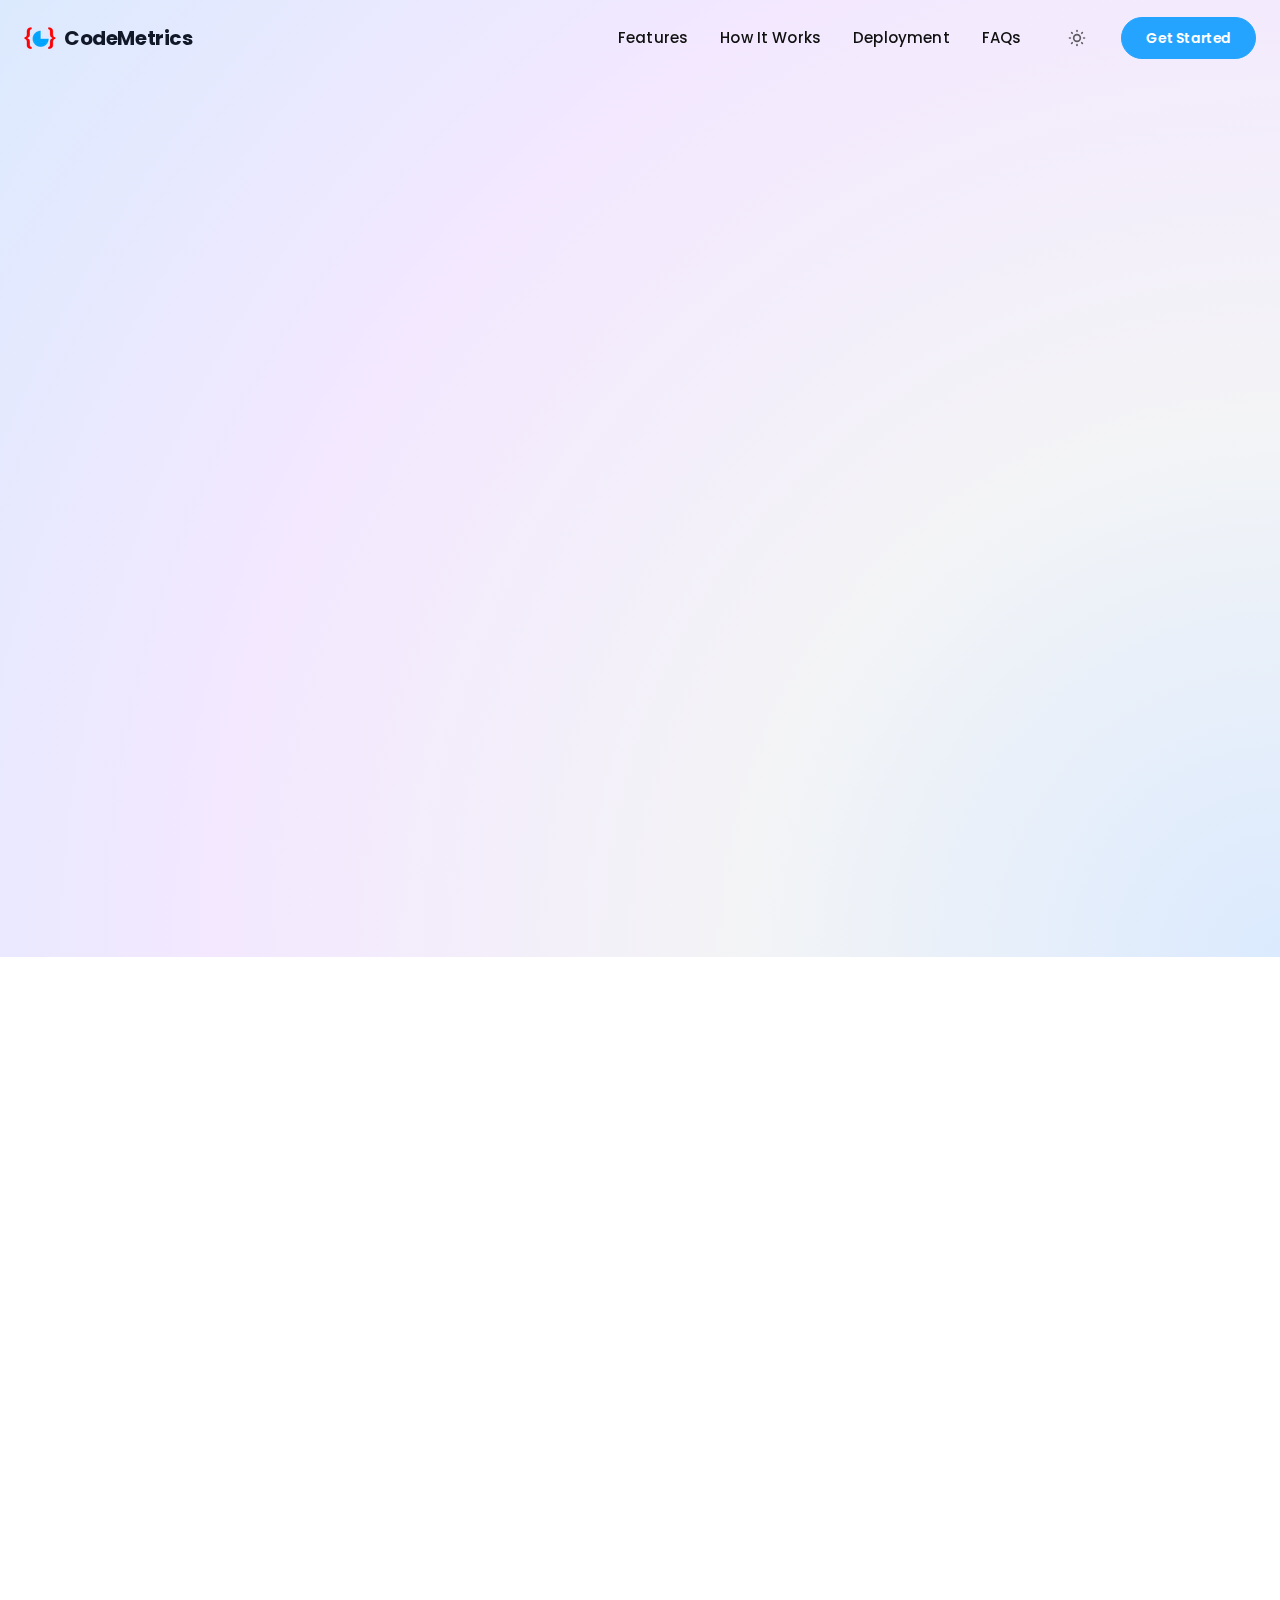
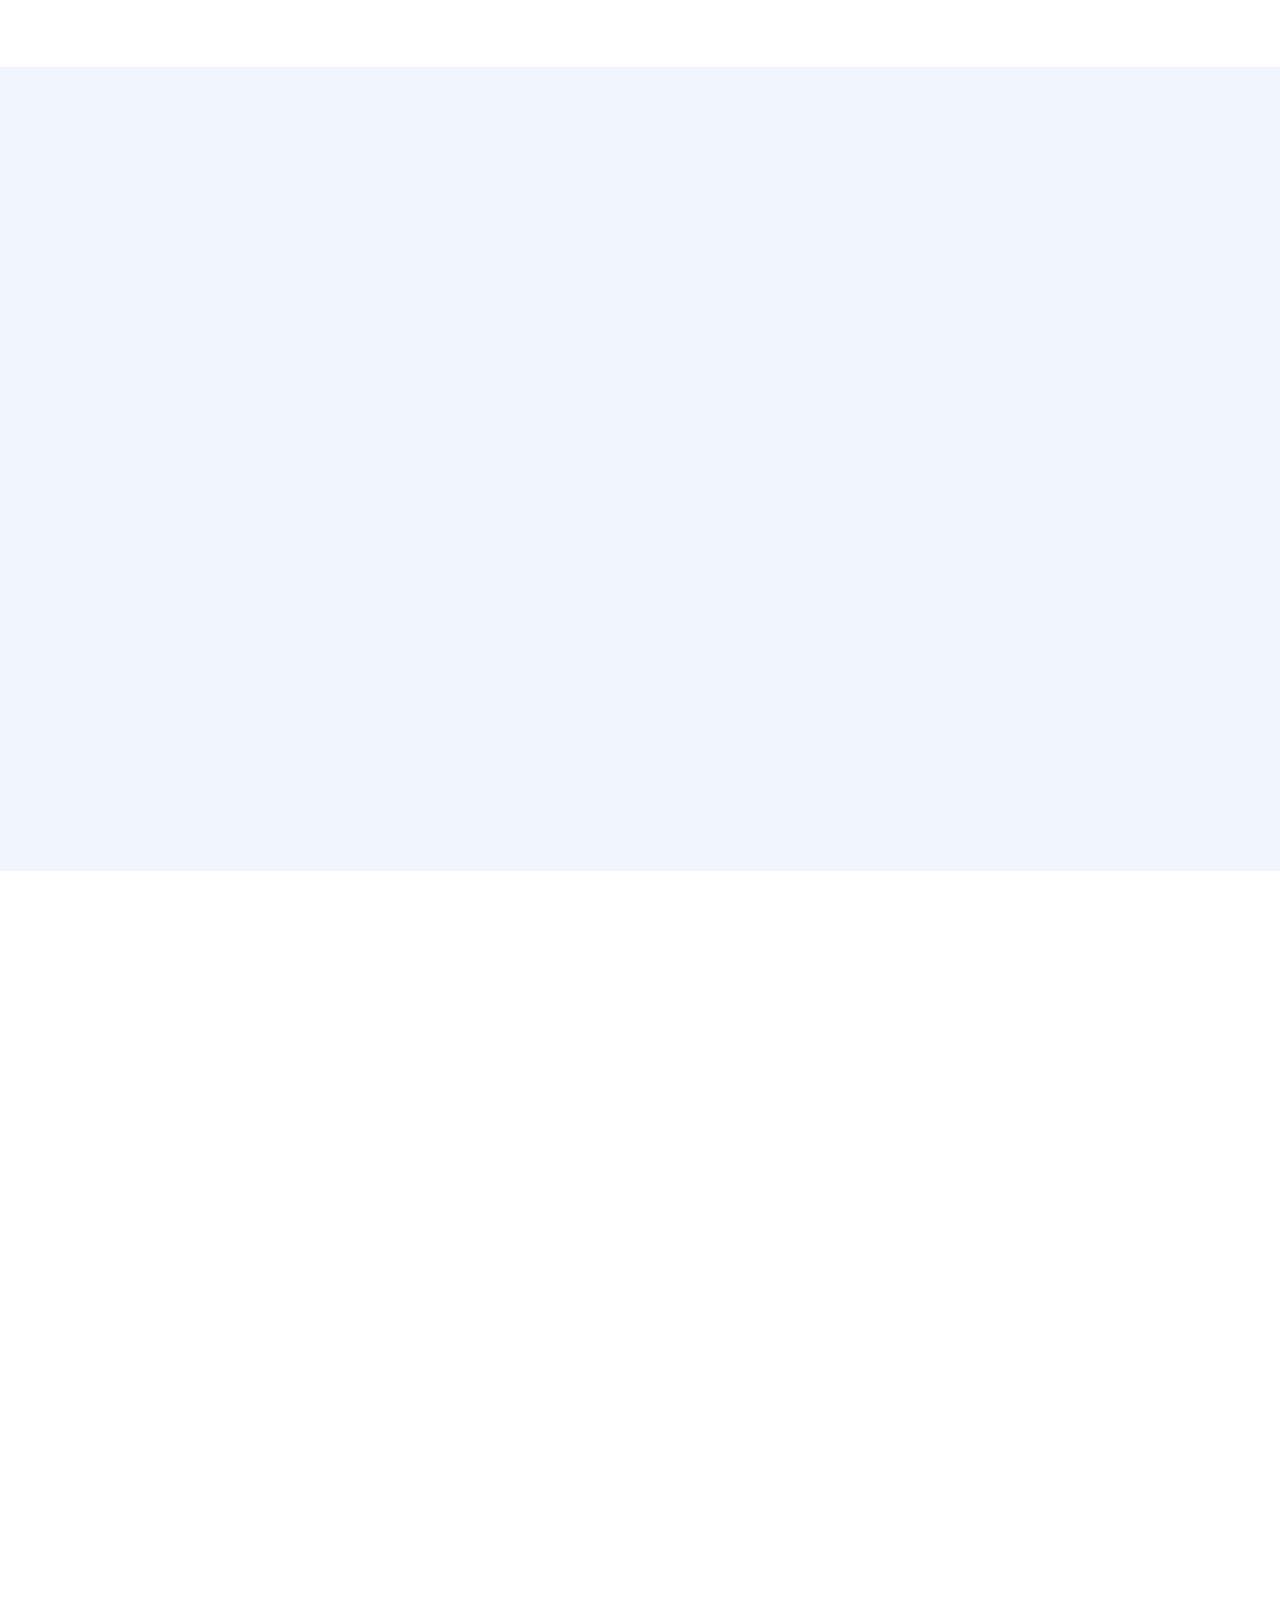
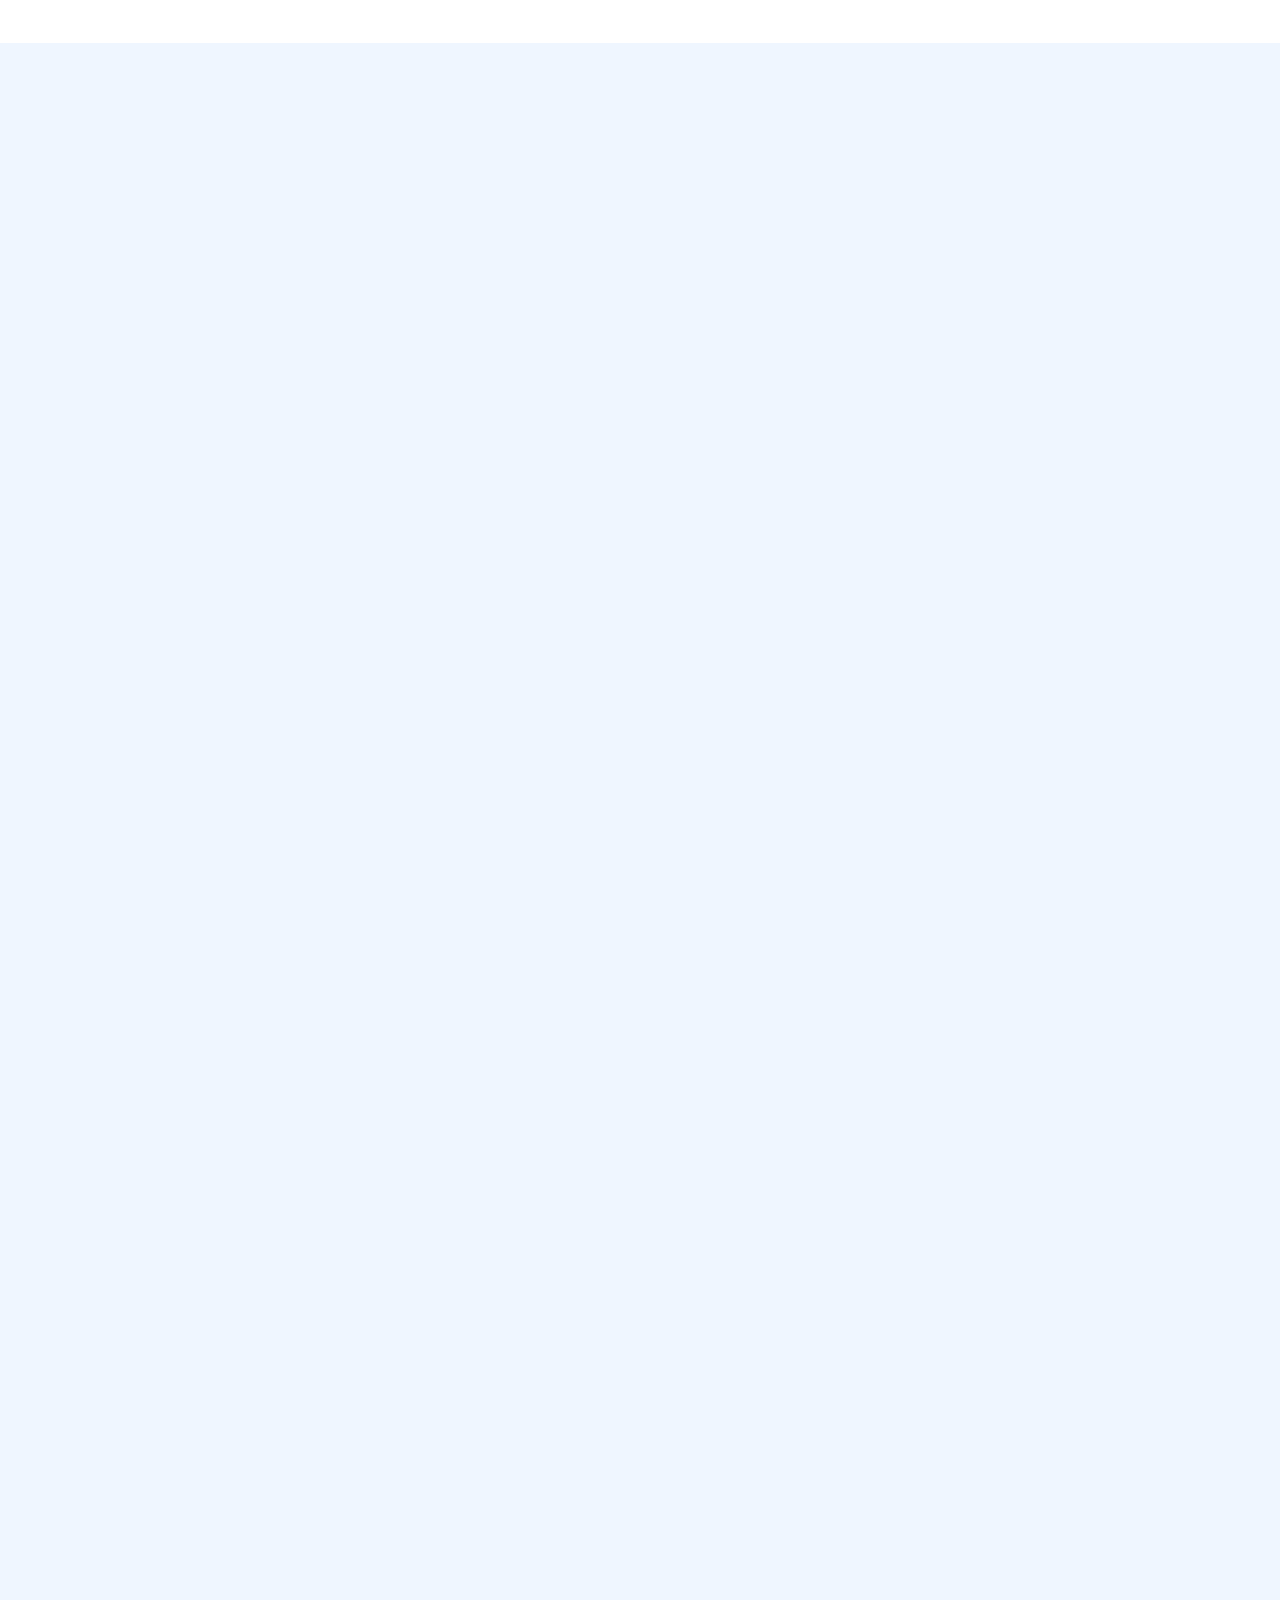
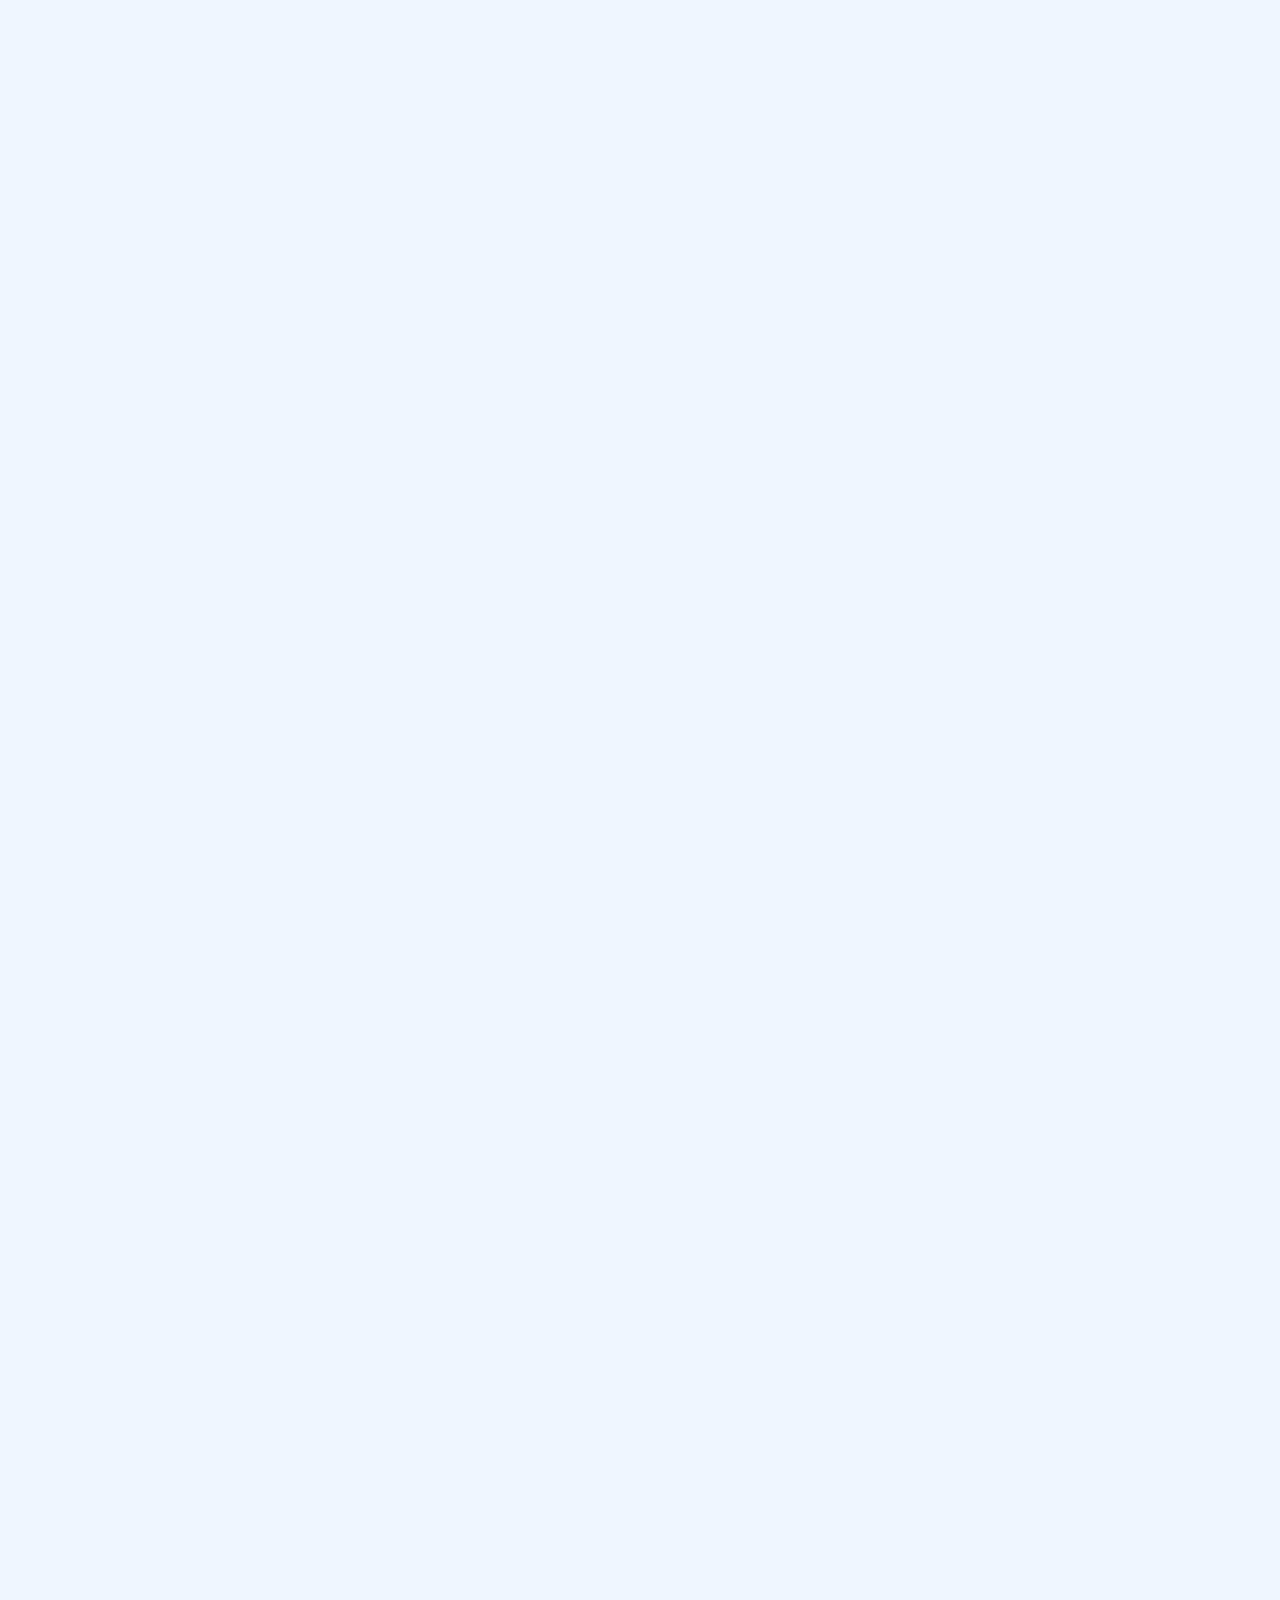
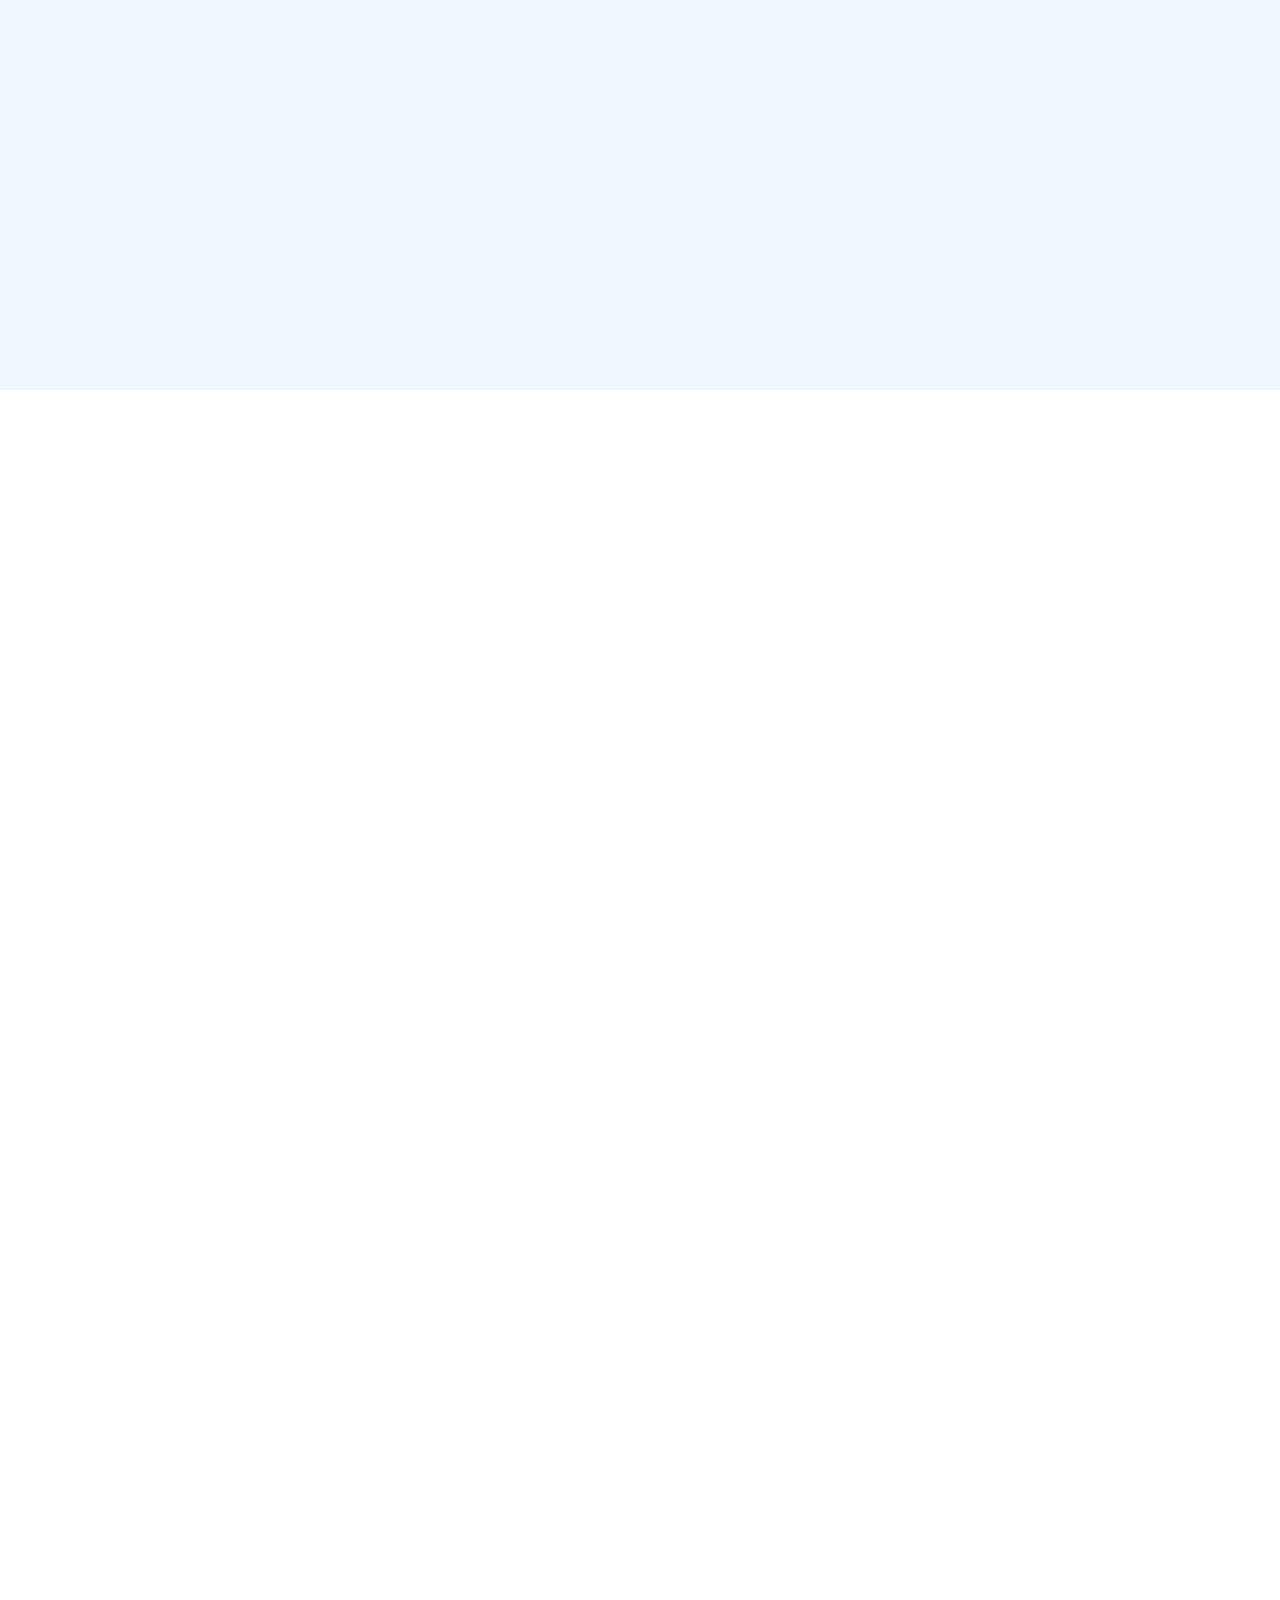
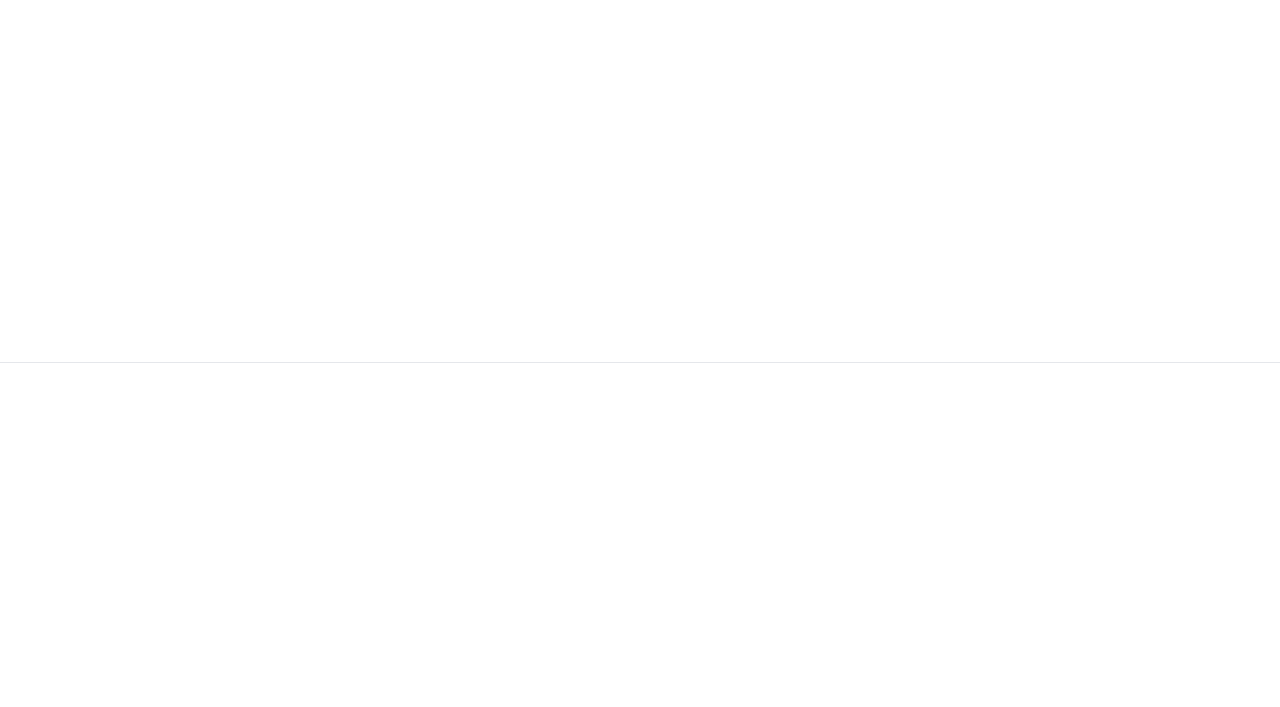
<file: index.html>
<!DOCTYPE html><html class="2xl:text-[20px]" dir="ltr" lang="en"><head><meta charset="UTF-8"><meta content="width=device-width,initial-scale=1" name="viewport"><link href="/sitemap-index.xml" rel="sitemap"><link href="/_astro/favicon.rf9BqUl6.ico" rel="shortcut icon"><link href="/_astro/favicon.Ddzo-ErE.svg" rel="icon" type="image/svg+xml"><link href="/_astro/favicon.Ddzo-ErE.svg" rel="mask-icon" color="#8D46E7"><link href="/_astro/icon.DBSpV5Fu.png" rel="apple-touch-icon" sizes="180x180"><style>:root{--aw-font-sans:'Poppins';--aw-font-serif:'Poppins';--aw-font-heading:'Poppins';--aw-color-primary:rgb(36 164 255);--aw-color-secondary:rgb(0 122 204);--aw-color-accent:rgb(255 149 0);--aw-color-text-heading:rgb(0 0 0);--aw-color-text-default:rgb(16 16 16);--aw-color-text-muted:rgb(16 16 16 / 66%);--aw-color-bg-page:rgb(255 255 255);--aw-color-bg-page-dark:rgb(3 6 32);--gradient-primary:linear-gradient(135deg, #f8fafc 0%, #e2e8f0 100%);--gradient-secondary:linear-gradient(135deg, #e0f2fe 0%, #f0f9ff 100%)}.dark{--aw-font-sans:'Poppins';--aw-font-serif:'Poppins';--aw-font-heading:'Poppins';--aw-color-primary:rgb(36 164 255);--aw-color-secondary:rgb(0 122 204);--aw-color-accent:rgb(255 149 0);--aw-color-text-heading:rgb(247, 248, 248);--aw-color-text-default:rgb(229 236 246);--aw-color-text-muted:rgb(229 236 246 / 66%);--aw-color-bg-page:rgb(3 6 32);--gradient-primary:linear-gradient(135deg, #0f172a 0%, #1e293b 100%);--gradient-secondary:linear-gradient(135deg, #1e293b 0%, #0f172a 100%)}</style><script>!function(){const e="system";function t(e){"dark"===e?document.documentElement.classList.add("dark"):document.documentElement.classList.remove("dark");const t=document.querySelectorAll("[data-aw-toggle-color-scheme] > input");t&&t.length&&t.forEach((t=>{t.checked="dark"!==e}))}e&&e.endsWith(":only")||(localStorage.theme,0)?t(e.replace(":only","")):"dark"===localStorage.theme||!("theme"in localStorage)&&window.matchMedia("(prefers-color-scheme: dark)").matches?t("dark"):t("light")}()</script><title>CodeMetrics - Intelligent Code Analysis Platform</title><meta content="🚀 Insights into your team&#39;s end-to-end development." name="description"><meta content="index,follow" name="robots"><link href="https://code-metrics-project.github.io" rel="canonical"><meta content="CodeMetrics - Intelligent Code Analysis Platform" property="og:title"><meta content="🚀 Insights into your team&#39;s end-to-end development." property="og:description"><meta content="https://code-metrics-project.github.io" property="og:url"><meta content="website" property="og:type"><meta content="https://code-metrics-project.github.io/_astro/default.BjJF7ex6_1zPdTL.jpg" property="og:image"><meta content="1200" property="og:image:width"><meta content="584" property="og:image:height"><meta content="en" property="og:locale"><meta content="CodeMetrics" property="og:site_name"><meta content="summary_large_image" name="twitter:card"><meta content="true" name="astro-view-transitions-enabled"><meta content="swap" name="astro-view-transitions-fallback"><script type="module" src="/_astro/ClientRouter.astro_astro_type_script_index_0_lang.QW52Ox2j.js"></script><link href="/_astro/index.1gE3-dNq.css" rel="stylesheet"><style>.perspective-1000[data-astro-cid-jdxxd5jc]{perspective:1000px}[data-astro-cid-jdxxd5jc][data-tilt-effect=true]{transition:transform .2s ease-out;--hover-scale:1}[data-astro-cid-jdxxd5jc][data-tilt-effect=true]:hover{--hover-scale:1.1}</style></head><body class="antialiased bg-page text-default tracking-tight"><header class="mx-auto w-full border-b border-gray-50/0 ease-in-out flex-none sticky top-0 transition-[opacity] z-40" data-aw-sticky-header="true" id="header"><div class="absolute inset-0"></div><div class="relative mx-auto max-w-7xl md:px-6 text-default md:flex md:justify-between px-3 py-3 w-full"><div class="flex justify-between mr-auto rtl:ml-auto rtl:mr-0"><a class="flex items-center" href="/"><div class="flex items-center"><div class="relative" data-astro-cid-jdxxd5jc><img alt="CodeMetrics Logo" class="h-8 astro-jdxxd5jc w-8" crossorigin="anonymous" data-astro-cid-jdxxd5jc decoding="async" height="32" loading="eager" referrerpolicy="no-referrer" sizes="(min-width: 32px) 32px, 100vw" src="/_astro/icon.DBSpV5Fu.png" srcset="/_astro/icon.DBSpV5Fu_Z1nweI.webp 32w, /_astro/icon.DBSpV5Fu_c8yyq.webp 64w" style="object-fit:cover;object-position:center;max-width:32px;max-height:32px;aspect-ratio:1;width:100%" width="32"></div><span class="rtl:ml-0 ml-2 rtl:mr-2 dark:text-white font-bold md:text-xl self-center text-2xl text-gray-900 whitespace-nowrap">CodeMetrics</span></div></a><div class="flex md:hidden items-center"><button aria-label="Toggle Menu" class="flex justify-center items-center cursor-pointer flex-col group h-12 rounded w-12" type="button" data-aw-toggle-menu><span class="sr-only">Toggle Menu</span> <span class="transition bg-black dark:bg-white duration-200 ease h-0.5 my-1 opacity-80 rounded-full transform w-6 group-[.expanded]:rotate-45 group-[.expanded]:translate-y-2.5" aria-hidden="true"></span> <span class="transition bg-black dark:bg-white duration-200 ease h-0.5 my-1 opacity-80 rounded-full transform w-6 group-[.expanded]:opacity-0" aria-hidden="true"></span> <span class="transition bg-black dark:bg-white duration-200 ease h-0.5 my-1 opacity-80 rounded-full transform w-6 group-[.expanded]:-rotate-45 group-[.expanded]:-translate-y-2.5" aria-hidden="true"></span></button></div></div><nav aria-label="Main navigation" class="md:flex w-full hidden items-center md:w-auto md:justify-self-center md:mx-5 md:overflow-x-auto md:overflow-y-visible overflow-x-hidden overflow-y-auto text-default"><ul class="flex flex-col font-medium md:flex-row md:justify-center md:self-center md:text-[0.9375rem] md:w-auto text-xl tracking-[0.01rem] w-full"><li class><a class="flex dark:hover:text-white hover:text-link items-center px-4 py-3 whitespace-nowrap" href="/#features">Features</a></li><li class><a class="flex dark:hover:text-white hover:text-link items-center px-4 py-3 whitespace-nowrap" href="/#how-it-works">How It Works</a></li><li class><a class="flex dark:hover:text-white hover:text-link items-center px-4 py-3 whitespace-nowrap" href="/#deployment">Deployment</a></li><li class><a class="flex dark:hover:text-white hover:text-link items-center px-4 py-3 whitespace-nowrap" href="/#faqs">FAQs</a></li></ul></nav><div class="md:flex w-full hidden items-center md:w-auto bottom-0 fixed justify-end left-0 md:justify-self-end md:mb-0 md:p-0 md:self-center md:static p-3 rtl:left-auto rtl:right-0"><div class="flex w-full md:w-auto items-center justify-between"><div class="flex"><button aria-label="Toggle between Dark and Light mode" class="text-muted dark:text-gray-400 inline-flex items-center dark:focus:ring-gray-700 dark:hover:bg-gray-700 focus:outline-none focus:ring-4 focus:ring-gray-200 hover:bg-gray-100 p-2.5 rounded-lg text-sm" type="button" data-aw-toggle-color-scheme><svg class="w-6 h-6 md:h-5 md:inline-block md:w-5" data-icon="tabler:sun" height="1em" width="1em"><symbol id="ai:tabler:sun" viewBox="0 0 24 24"><path d="M8 12a4 4 0 1 0 8 0a4 4 0 1 0-8 0m-5 0h1m8-9v1m8 8h1m-9 8v1M5.6 5.6l.7.7m12.1-.7l-.7.7m0 11.4l.7.7m-12.1-.7l-.7.7" fill="none" stroke="currentColor" stroke-linecap="round" stroke-linejoin="round" stroke-width="2"/></symbol><use href="#ai:tabler:sun"></use></svg></button></div><span class="rtl:ml-0 ml-4 rtl:mr-4"><a class="text-sm btn-primary font-semibold md:px-6 ml-2 px-5.5 py-2.5 shadow-none w-auto" href="/#contact">Get Started</a></span></div></div></div></header><main><section class="relative not-prose md:-mt-[96px]"><div class="absolute inset-0 pointer-events-none" aria-hidden="true"><div class="absolute inset-0 animate-bg-gradient bg-[length:200%_200%] bg-[radial-gradient(circle_at_center,theme(colors.blue.100),theme(colors.gray.100),theme(colors.purple.100),theme(colors.blue.100))] dark:bg-[radial-gradient(circle_at_center,theme(colors.slate.900),theme(colors.slate.800),theme(colors.slate.700),theme(colors.slate.900))]"></div></div><div class="relative mx-auto px-4 max-w-7xl sm:px-6"><div class="pointer-events-none md:pt-[76px] pt-0"></div><div class="lg:flex lg:gap-8 lg:h-screen lg:items-center lg:py-0 md:py-20 py-12"><div class="mx-auto basis-1/2 lg:text-left md:pb-16 pb-10 text-center"><p class="intersect-once motion-safe:md:intersect:animate-fade motion-safe:md:opacity-0 intersect-quarter font-bold dark:text-blue-200 text-base text-secondary tracking-wide uppercase">Code Analysis Platform</p><h1 class="intersect-once motion-safe:md:intersect:animate-fade motion-safe:md:opacity-0 intersect-quarter font-bold dark:text-gray-200 font-heading leading-tighter mb-4 md:text-6xl text-5xl tracking-tighter">Insights into your team's <span class="duration-300 animate-text-gradient-to-right bg-[length:400%_auto] bg-[linear-gradient(to_right,theme(colors.red.500),theme(colors.pink.500),theme(colors.purple.500),theme(colors.blue.500),theme(colors.green.500),theme(colors.yellow.500),theme(colors.red.500))] bg-clip-text cursor-progress text-transparent transition-colors">end-to-end</span> product development</h1><div class="mx-auto max-w-3xl lg:max-w-none"><p class="text-muted text-xl dark:text-slate-300 intersect-once intersect-quarter mb-6 motion-safe:md:intersect:animate-fade motion-safe:md:opacity-0">CodeMetrics is a platform that provides comprehensive measurements of your software development process, helping you understand your codebase, track performance, and make data-driven decisions.</p><div class="flex flex-col intersect-once intersect-quarter motion-safe:md:intersect:animate-fade motion-safe:md:opacity-0 flex-nowrap gap-4 lg:justify-start lg:m-0 lg:max-w-7xl m-auto max-w-xs sm:flex-row sm:justify-center sm:max-w-md"><div class="flex w-full sm:w-auto"><a class="sm:mb-0 w-full btn-primary" href="https://github.com/code-metrics-project" rel="noopener noreferrer" target="_blank">View on GitHub<svg class="inline-block -mr-1.5 ml-1 rtl:-ml-1.5 rtl:mr-1 h-5 w-5" data-icon="tabler:brand-github" height="1em" width="1em" viewBox="0 0 24 24"><use href="#ai:tabler:brand-github"></use></svg></a></div><div class="flex w-full sm:w-auto"><a class="sm:mb-0 w-full btn-secondary" href="https://code-metrics-project.github.io/docs/" rel="noopener noreferrer" target="_blank">Read Docs<svg class="inline-block -mr-1.5 ml-1 rtl:-ml-1.5 rtl:mr-1 h-5 w-5" data-icon="tabler:book" height="1em" width="1em" viewBox="0 0 24 24"><use href="#ai:tabler:book"></use></svg></a></div></div></div></div><div class="basis-1/2"><div class="intersect-once motion-safe:md:intersect:animate-fade motion-safe:md:opacity-0 intersect-quarter intercept-no-queue relative max-w-5xl m-auto"><div class="relative perspective-1000" data-astro-cid-jdxxd5jc><img alt="CodeMetrics Platform" class="relative mx-auto w-full astro-jdxxd5jc before:absolute before:bg-gradient-to-r before:duration-1000 before:ease-in-out before:from-transparent before:inset-0 before:rounded-md before:to-transparent before:transition-transform before:translate-x-[-200%] before:via-white/40 border-2 border-gray-200 dark:border-gray-700 duration-500 hover:before:translate-x-[200%] rounded-md transition-all block dark:hidden hover:shadow-2xl" crossorigin="anonymous" data-astro-cid-jdxxd5jc decoding="async" height="767" loading="eager" referrerpolicy="no-referrer" sizes="(max-width: 767px) 400px, (max-width: 1023px) 768px, (max-width: 2039px) 1024px, 2040px" src="/_astro/codemetrics-home-light.C0-baDCV.png" srcset="/_astro/codemetrics-home-light.C0-baDCV_Z1PPQsm.webp 400w, /_astro/codemetrics-home-light.C0-baDCV_eWubx.webp 768w, /_astro/codemetrics-home-light.C0-baDCV_Z2aBv5m.webp 1024w, /_astro/codemetrics-home-light.C0-baDCV_buMBL.webp 1276w, /_astro/codemetrics-home-light.C0-baDCV_Z4oyBf.webp 2040w, /_astro/codemetrics-home-light.C0-baDCV_Z17v0BU.webp 2552w" style="object-fit:cover;object-position:center;max-width:1276px;max-height:767px;aspect-ratio:1.6636245110821382;width:100%" width="1276" data-tilt-effect="true" doTiltEffect="true"></div><div class="relative perspective-1000" data-astro-cid-jdxxd5jc><img alt="CodeMetrics Platform" class="relative mx-auto w-full astro-jdxxd5jc before:absolute before:bg-gradient-to-r before:duration-1000 before:ease-in-out before:from-transparent before:inset-0 before:rounded-md before:to-transparent before:transition-transform before:translate-x-[-200%] before:via-white/40 border-2 border-gray-200 dark:border-gray-700 duration-500 hover:before:translate-x-[200%] rounded-md transition-all dark:block hidden hover:shadow-2xl" crossorigin="anonymous" data-astro-cid-jdxxd5jc decoding="async" height="767" loading="eager" referrerpolicy="no-referrer" sizes="(max-width: 767px) 400px, (max-width: 1023px) 768px, (max-width: 2039px) 1024px, 2040px" src="/_astro/codemetrics-home-dark.BGtLpory.png" srcset="/_astro/codemetrics-home-dark.BGtLpory_Z1WMIid.webp 400w, /_astro/codemetrics-home-dark.BGtLpory_Z25bRlf.webp 768w, /_astro/codemetrics-home-dark.BGtLpory_1pFiPk.webp 1024w, /_astro/codemetrics-home-dark.BGtLpory_Z1dEQwU.webp 1276w, /_astro/codemetrics-home-dark.BGtLpory_Z2lQAmS.webp 2040w, /_astro/codemetrics-home-dark.BGtLpory_gfPxE.webp 2552w" style="object-fit:cover;object-position:center;max-width:1276px;max-height:767px;aspect-ratio:1.6636245110821382;width:100%" width="1276" data-tilt-effect="true" doTiltEffect="true"></div></div></div></div></div></section><section class="relative not-prose scroll-mt-[72px]" id="features"><div class="absolute inset-0 pointer-events-none -z-[1]" aria-hidden="true"><div class="absolute inset-0"></div></div><div class="intersect-once motion-safe:md:intersect:animate-fade motion-safe:md:opacity-0 intersect-quarter intercept-no-queue relative mx-auto px-4 lg:py-20 md:px-6 md:py-16 py-12 text-default max-w-5xl"><div class="text-center md:mx-auto mb-8 md:mb-12 max-w-3xl"><h2 class="font-bold font-heading leading-tighter tracking-tighter text-heading md:text-4xl text-3xl">Comprehensive Measurement Tools</h2><p class="text-muted text-xl mt-4">Get more detailed insight into your development process by combining measurements within a single platform.</p></div><div class="mx-auto gap-8 grid md:gap-y-12 sm:grid-cols-2"><div class="intersect-once motion-safe:md:intersect:animate-fade motion-safe:md:opacity-0"><div class="flex duration-300 transition-transform flex-row hover:translate-x-2 max-w-md"><div class="flex justify-center"><svg class="duration-300 transition-transform hover:rotate-3 hover:scale-110 bg-primary h-10 md:h-12 md:p-3 md:w-12 mr-4 p-2 rounded-full rtl:ml-4 rtl:mr-0 text-white w-10" data-icon="tabler:chart-bar" height="1em" width="1em"><symbol id="ai:tabler:chart-bar" viewBox="0 0 24 24"><path d="M3 13a1 1 0 0 1 1-1h4a1 1 0 0 1 1 1v6a1 1 0 0 1-1 1H4a1 1 0 0 1-1-1zm12-4a1 1 0 0 1 1-1h4a1 1 0 0 1 1 1v10a1 1 0 0 1-1 1h-4a1 1 0 0 1-1-1zM9 5a1 1 0 0 1 1-1h4a1 1 0 0 1 1 1v14a1 1 0 0 1-1 1h-4a1 1 0 0 1-1-1zM4 20h14" fill="none" stroke="currentColor" stroke-linecap="round" stroke-linejoin="round" stroke-width="2"/></symbol><use href="#ai:tabler:chart-bar"></use></svg></div><div class="mt-0.5"><h3 class="font-bold text-xl md:text-[1.3rem]">DORA Metrics</h3><p class="text-muted mt-3">Track deployment frequency, lead time, time to restore, and change failure rate to measure your DevOps performance.</p></div></div></div><div class="intersect-once motion-safe:md:intersect:animate-fade motion-safe:md:opacity-0"><div class="flex duration-300 transition-transform flex-row hover:translate-x-2 max-w-md"><div class="flex justify-center"><svg class="duration-300 transition-transform hover:rotate-3 hover:scale-110 bg-primary h-10 md:h-12 md:p-3 md:w-12 mr-4 p-2 rounded-full rtl:ml-4 rtl:mr-0 text-white w-10" data-icon="tabler:alert-triangle" height="1em" width="1em"><symbol id="ai:tabler:alert-triangle" viewBox="0 0 24 24"><path d="M12 9v4m-1.637-9.409L2.257 17.125a1.914 1.914 0 0 0 1.636 2.871h16.214a1.914 1.914 0 0 0 1.636-2.87L13.637 3.59a1.914 1.914 0 0 0-3.274 0zM12 16h.01" fill="none" stroke="currentColor" stroke-linecap="round" stroke-linejoin="round" stroke-width="2"/></symbol><use href="#ai:tabler:alert-triangle"></use></svg></div><div class="mt-0.5"><h3 class="font-bold text-xl md:text-[1.3rem]">Code Quality Analysis</h3><p class="text-muted mt-3">Measure code quality metrics through integration with SonarQube and SonarCloud.</p></div></div></div><div class="intersect-once motion-safe:md:intersect:animate-fade motion-safe:md:opacity-0"><div class="flex duration-300 transition-transform flex-row hover:translate-x-2 max-w-md"><div class="flex justify-center"><svg class="duration-300 transition-transform hover:rotate-3 hover:scale-110 bg-primary h-10 md:h-12 md:p-3 md:w-12 mr-4 p-2 rounded-full rtl:ml-4 rtl:mr-0 text-white w-10" data-icon="tabler:gauge" height="1em" width="1em"><symbol id="ai:tabler:gauge" viewBox="0 0 24 24"><g fill="none" stroke="currentColor" stroke-linecap="round" stroke-linejoin="round" stroke-width="2"><path d="M3 12a9 9 0 1 0 18 0a9 9 0 1 0-18 0"/><path d="M11 12a1 1 0 1 0 2 0a1 1 0 1 0-2 0m2.41-1.41L16 8m-9 4a5 5 0 0 1 5-5"/></g></symbol><use href="#ai:tabler:gauge"></use></svg></div><div class="mt-0.5"><h3 class="font-bold text-xl md:text-[1.3rem]">Pipeline Analytics</h3><p class="text-muted mt-3">Monitor CI/CD pipeline performance and identify bottlenecks in your delivery process.</p></div></div></div><div class="intersect-once motion-safe:md:intersect:animate-fade motion-safe:md:opacity-0"><div class="flex duration-300 transition-transform flex-row hover:translate-x-2 max-w-md"><div class="flex justify-center"><svg class="duration-300 transition-transform hover:rotate-3 hover:scale-110 bg-primary h-10 md:h-12 md:p-3 md:w-12 mr-4 p-2 rounded-full rtl:ml-4 rtl:mr-0 text-white w-10" data-icon="tabler:shield-check" height="1em" width="1em"><symbol id="ai:tabler:shield-check" viewBox="0 0 24 24"><path d="M11.46 20.846A12 12 0 0 1 3.5 6A12 12 0 0 0 12 3a12 12 0 0 0 8.5 3a12 12 0 0 1-.09 7.06M15 19l2 2l4-4" fill="none" stroke="currentColor" stroke-linecap="round" stroke-linejoin="round" stroke-width="2"/></symbol><use href="#ai:tabler:shield-check"></use></svg></div><div class="mt-0.5"><h3 class="font-bold text-xl md:text-[1.3rem]">Incident Tracking</h3><p class="text-muted mt-3">Measure incident response times and track service restoration metrics.</p></div></div></div><div class="intersect-once motion-safe:md:intersect:animate-fade motion-safe:md:opacity-0"><div class="flex duration-300 transition-transform flex-row hover:translate-x-2 max-w-md"><div class="flex justify-center"><svg class="duration-300 transition-transform hover:rotate-3 hover:scale-110 bg-primary h-10 md:h-12 md:p-3 md:w-12 mr-4 p-2 rounded-full rtl:ml-4 rtl:mr-0 text-white w-10" data-icon="tabler:users" height="1em" width="1em"><symbol id="ai:tabler:users" viewBox="0 0 24 24"><path d="M5 7a4 4 0 1 0 8 0a4 4 0 1 0-8 0M3 21v-2a4 4 0 0 1 4-4h4a4 4 0 0 1 4 4v2m1-17.87a4 4 0 0 1 0 7.75M21 21v-2a4 4 0 0 0-3-3.85" fill="none" stroke="currentColor" stroke-linecap="round" stroke-linejoin="round" stroke-width="2"/></symbol><use href="#ai:tabler:users"></use></svg></div><div class="mt-0.5"><h3 class="font-bold text-xl md:text-[1.3rem]">Team Analytics</h3><p class="text-muted mt-3">Measure team collaboration patterns and code ownership distribution.</p></div></div></div><div class="intersect-once motion-safe:md:intersect:animate-fade motion-safe:md:opacity-0"><div class="flex duration-300 transition-transform flex-row hover:translate-x-2 max-w-md"><div class="flex justify-center"><svg class="duration-300 transition-transform hover:rotate-3 hover:scale-110 bg-primary h-10 md:h-12 md:p-3 md:w-12 mr-4 p-2 rounded-full rtl:ml-4 rtl:mr-0 text-white w-10" data-icon="tabler:settings" height="1em" width="1em"><symbol id="ai:tabler:settings" viewBox="0 0 24 24"><g fill="none" stroke="currentColor" stroke-linecap="round" stroke-linejoin="round" stroke-width="2"><path d="M10.325 4.317c.426-1.756 2.924-1.756 3.35 0a1.724 1.724 0 0 0 2.573 1.066c1.543-.94 3.31.826 2.37 2.37a1.724 1.724 0 0 0 1.065 2.572c1.756.426 1.756 2.924 0 3.35a1.724 1.724 0 0 0-1.066 2.573c.94 1.543-.826 3.31-2.37 2.37a1.724 1.724 0 0 0-2.572 1.065c-.426 1.756-2.924 1.756-3.35 0a1.724 1.724 0 0 0-2.573-1.066c-1.543.94-3.31-.826-2.37-2.37a1.724 1.724 0 0 0-1.065-2.572c-1.756-.426-1.756-2.924 0-3.35a1.724 1.724 0 0 0 1.066-2.573c-.94-1.543.826-3.31 2.37-2.37c1 .608 2.296.07 2.572-1.065"/><path d="M9 12a3 3 0 1 0 6 0a3 3 0 0 0-6 0"/></g></symbol><use href="#ai:tabler:settings"></use></svg></div><div class="mt-0.5"><h3 class="font-bold text-xl md:text-[1.3rem]">Custom Metrics</h3><p class="text-muted mt-3">Create and track custom measurements specific to your project needs.</p></div></div></div></div></div></section><section class="relative not-prose scroll-mt-[72px]" id="how-it-works"><div class="absolute inset-0 pointer-events-none -z-[1]" aria-hidden="true"><div class="absolute inset-0 bg-blue-50 dark:bg-transparent"></div></div><div class="intersect-once motion-safe:md:intersect:animate-fade motion-safe:md:opacity-0 intersect-quarter intercept-no-queue relative mx-auto px-4 lg:py-20 md:px-6 md:py-16 py-12 text-default max-w-7xl"><div class="text-center md:mx-auto mb-8 md:mb-12 lg:max-w-2xl max-w-xl sm:mx-auto"><h2 class="font-bold font-heading leading-tighter tracking-tighter text-heading mb-4 text-4xl md:text-5xl">How It Works</h2><p class="text-muted dark:text-slate-400 mt-4 text-xl max-w-3xl mx-auto sm:text-center">Start measuring team and project development process in minutes</p></div><div class="mx-auto max-w-7xl md:px-8 p-4"><div class="md:flex md:gap-16 md:flex-row-reverse"><div class="md:basis-1/2 self-center"><div class="mb-12 dark:text-slate-400 text-lg"><h3 class="font-bold dark:text-white text-2xl mb-2 sm:text-3xl tracking-tight">Simple Integration,<br><span class="text-2xl">Powerful Measurements</span></h3></div><div class="mx-auto gap-8 grid gap-y-4 md:gap-y-8"><div class="intersect-once motion-safe:md:intersect:animate-fade motion-safe:md:opacity-0"><div class="flex duration-300 transition-transform flex-row hover:translate-x-2 max-w-none"><div class="flex justify-center"><svg class="flex duration-300 transition-transform bg-primary dark:bg-green-700 h-10 hover:rotate-3 hover:scale-110 items-center justify-center md:h-12 md:p-3 md:w-12 mr-4 p-2 rounded-full rtl:ml-4 rtl:mr-0 text-white w-10" data-icon="tabler:plug-connected" height="1em" width="1em"><symbol id="ai:tabler:plug-connected" viewBox="0 0 24 24"><path d="m7 12l5 5l-1.5 1.5a3.536 3.536 0 1 1-5-5zm10 0l-5-5l1.5-1.5a3.536 3.536 0 1 1 5 5zM3 21l2.5-2.5m13-13L21 3m-11 8l-2 2m5 1l-2 2" fill="none" stroke="currentColor" stroke-linecap="round" stroke-linejoin="round" stroke-width="2"/></symbol><use href="#ai:tabler:plug-connected"></use></svg></div><div class="mt-0.5"><h3 class="rtl:ml-0 ml-2 rtl:mr-2 dark:text-white font-medium leading-6 text-lg">Connect Your Tools</h3><p class="text-muted mt-3 dark:text-slate-400 ml-2 rtl:ml-0 rtl:mr-2">Integrate with your existing development tools. We support GitHub, Azure DevOps, Bitbucket, Jira, SonarQube, and more.</p></div></div></div><div class="intersect-once motion-safe:md:intersect:animate-fade motion-safe:md:opacity-0"><div class="flex duration-300 transition-transform flex-row hover:translate-x-2 max-w-none"><div class="flex justify-center"><svg class="flex duration-300 transition-transform bg-primary dark:bg-green-700 h-10 hover:rotate-3 hover:scale-110 items-center justify-center md:h-12 md:p-3 md:w-12 mr-4 p-2 rounded-full rtl:ml-4 rtl:mr-0 text-white w-10" data-icon="tabler:settings" height="1em" width="1em" viewBox="0 0 24 24"><use href="#ai:tabler:settings"></use></svg></div><div class="mt-0.5"><h3 class="rtl:ml-0 ml-2 rtl:mr-2 dark:text-white font-medium leading-6 text-lg">Configure Measurements</h3><p class="text-muted mt-3 dark:text-slate-400 ml-2 rtl:ml-0 rtl:mr-2">Set up your measurement preferences and custom metrics. Choose from predefined templates or create your own measurement rules.</p></div></div></div><div class="intersect-once motion-safe:md:intersect:animate-fade motion-safe:md:opacity-0"><div class="flex duration-300 transition-transform flex-row hover:translate-x-2 max-w-none"><div class="flex justify-center"><svg class="flex duration-300 transition-transform bg-primary dark:bg-green-700 h-10 hover:rotate-3 hover:scale-110 items-center justify-center md:h-12 md:p-3 md:w-12 mr-4 p-2 rounded-full rtl:ml-4 rtl:mr-0 text-white w-10" data-icon="tabler:chart-dots" height="1em" width="1em"><symbol id="ai:tabler:chart-dots" viewBox="0 0 24 24"><g fill="none" stroke="currentColor" stroke-linecap="round" stroke-linejoin="round" stroke-width="2"><path d="M3 3v18h18"/><path d="M7 9a2 2 0 1 0 4 0a2 2 0 1 0-4 0m10-2a2 2 0 1 0 4 0a2 2 0 1 0-4 0m-5 8a2 2 0 1 0 4 0a2 2 0 1 0-4 0m-1.84-4.38l2.34 2.88m2.588-.172l2.837-4.586"/></g></symbol><use href="#ai:tabler:chart-dots"></use></svg></div><div class="mt-0.5"><h3 class="rtl:ml-0 ml-2 rtl:mr-2 dark:text-white font-medium leading-6 text-lg">Create Dashboards</h3><p class="text-muted mt-3 dark:text-slate-400 ml-2 rtl:ml-0 rtl:mr-2">Create dashboards to aggregate and visualize your measurements to track progress over time.</p></div></div></div></div></div><div class="md:basis-1/2 md:mt-0 mt-10" aria-hidden="true"><div class="relative m-auto max-w-4xl"><div class="relative perspective-1000" data-astro-cid-jdxxd5jc><img alt="Code Analysis Process" class="relative mx-auto w-full astro-jdxxd5jc before:absolute before:bg-gradient-to-r before:duration-1000 before:ease-in-out before:from-transparent before:inset-0 before:rounded-md before:to-transparent before:transition-transform before:translate-x-[-200%] before:via-white/40 border-2 border-gray-200 dark:border-gray-700 duration-500 hover:before:translate-x-[200%] rounded-md transition-all hover:shadow-xl block dark:hidden" crossorigin="anonymous" data-astro-cid-jdxxd5jc decoding="async" height="1092" loading="lazy" referrerpolicy="no-referrer" sizes="(max-width: 768px) 100vw, 432px" src="/_astro/codemetrics-workload-dashboard-light.CFsPRKgV.png" srcset="/_astro/codemetrics-workload-dashboard-light.CFsPRKgV_biz6F.webp 400w, /_astro/codemetrics-workload-dashboard-light.CFsPRKgV_wtt7i.webp 768w" style="object-fit:cover;object-position:center;width:100%;height:auto;aspect-ratio:1.1684981684981686" width="1276" data-tilt-effect="true" doTiltEffect="true"></div><script type="module">const u=()=>{const e=e=>{const t=document.querySelectorAll('[data-tilt-effect="true"]'),r=e.currentTarget.getBoundingClientRect(),o=e.clientX-r.left,c=e.clientY-r.top,a=r.width/2,l=(c-r.height/2)/30,n=(a-o)/30;t.forEach((e=>{e.style.transform=`rotateX(${l}deg) rotateY(${n}deg) scale(var(--hover-scale, 1))`}))},t=()=>{document.querySelectorAll('[data-tilt-effect="true"]').forEach((e=>{e.style.transform="rotateX(0) rotateY(0) scale(var(--hover-scale, 1))"}))};document.querySelectorAll('[data-tilt-effect="true"]').forEach((r=>{const o=r.closest(".perspective-1000");o&&(o.addEventListener("mousemove",e),o.addEventListener("mouseleave",t))}))};u()</script><div class="relative perspective-1000" data-astro-cid-jdxxd5jc><img alt="Code Analysis Process" class="relative mx-auto w-full astro-jdxxd5jc before:absolute before:bg-gradient-to-r before:duration-1000 before:ease-in-out before:from-transparent before:inset-0 before:rounded-md before:to-transparent before:transition-transform before:translate-x-[-200%] before:via-white/40 border-2 border-gray-200 dark:border-gray-700 duration-500 hover:before:translate-x-[200%] rounded-md transition-all hover:shadow-xl dark:block hidden" crossorigin="anonymous" data-astro-cid-jdxxd5jc decoding="async" height="1092" loading="lazy" referrerpolicy="no-referrer" sizes="(max-width: 768px) 100vw, 432px" src="/_astro/codemetrics-workload-dashboard-dark.XpI0epz3.png" srcset="/_astro/codemetrics-workload-dashboard-dark.XpI0epz3_1TlA5U.webp 400w, /_astro/codemetrics-workload-dashboard-dark.XpI0epz3_TtEsY.webp 768w" style="object-fit:cover;object-position:center;width:100%;height:auto;aspect-ratio:1.1684981684981686" width="1276" data-tilt-effect="true" doTiltEffect="true"></div></div></div></div></div></div></section><section class="relative not-prose scroll-mt-[72px]" id="integrations"><div class="absolute inset-0 pointer-events-none -z-[1]" aria-hidden="true"><div class="absolute inset-0"></div></div><div class="intersect-once motion-safe:md:intersect:animate-fade motion-safe:md:opacity-0 intersect-quarter intercept-no-queue relative mx-auto px-4 lg:py-20 md:px-6 md:py-16 py-12 text-default max-w-7xl"><div class="text-center md:mx-auto mb-8 md:mb-12 max-w-3xl"><h2 class="font-bold font-heading leading-tighter tracking-tighter text-heading md:text-4xl text-3xl">Supported Integrations</h2><p class="text-muted text-xl mt-4">Connect with your favorite development tools and platforms</p></div><div class="grid sm:grid-cols-2 gap-4 lg:grid-cols-4 md:gap-6 md:grid-cols-3 sm:gap-y-8"><div class="flex duration-300 bg-white dark:bg-slate-900 dark:hover:bg-slate-800 flex-col group hover:bg-gray-50 hover:shadow-xl intercept-no-queue intersect-once intersect-quarter motion-safe:md:intersect:animate-fade motion-safe:md:opacity-0 p-6 relative rounded-lg shadow-md transition-all"><svg class="duration-300 transition-transform hover:rotate-3 hover:scale-110 h-12 mb-6 text-primary w-12" data-icon="simple-icons:github" height="1em" width="1em"><symbol id="ai:simple-icons:github" viewBox="0 0 24 24"><path d="M12 .297c-6.63 0-12 5.373-12 12c0 5.303 3.438 9.8 8.205 11.385c.6.113.82-.258.82-.577c0-.285-.01-1.04-.015-2.04c-3.338.724-4.042-1.61-4.042-1.61C4.422 18.07 3.633 17.7 3.633 17.7c-1.087-.744.084-.729.084-.729c1.205.084 1.838 1.236 1.838 1.236c1.07 1.835 2.809 1.305 3.495.998c.108-.776.417-1.305.76-1.605c-2.665-.3-5.466-1.332-5.466-5.93c0-1.31.465-2.38 1.235-3.22c-.135-.303-.54-1.523.105-3.176c0 0 1.005-.322 3.3 1.23c.96-.267 1.98-.399 3-.405c1.02.006 2.04.138 3 .405c2.28-1.552 3.285-1.23 3.285-1.23c.645 1.653.24 2.873.12 3.176c.765.84 1.23 1.91 1.23 3.22c0 4.61-2.805 5.625-5.475 5.92c.42.36.81 1.096.81 2.22c0 1.606-.015 2.896-.015 3.286c0 .315.21.69.825.57C20.565 22.092 24 17.592 24 12.297c0-6.627-5.373-12-12-12" fill="currentColor"/></symbol><use href="#ai:simple-icons:github"></use></svg><div class="font-bold text-xl">GitHub</div><p class="text-muted mt-2">Track repository metrics, pull requests, and code review analytics.</p></div><div class="flex duration-300 bg-white dark:bg-slate-900 dark:hover:bg-slate-800 flex-col group hover:bg-gray-50 hover:shadow-xl intercept-no-queue intersect-once intersect-quarter motion-safe:md:intersect:animate-fade motion-safe:md:opacity-0 p-6 relative rounded-lg shadow-md transition-all"><svg class="duration-300 transition-transform hover:rotate-3 hover:scale-110 h-12 mb-6 text-primary w-12" data-icon="simple-icons:azuredevops" height="1em" width="1em"><symbol id="ai:simple-icons:azuredevops" viewBox="0 0 24 24"><path d="M0 8.877L2.247 5.91l8.405-3.416V.022l7.37 5.393L2.966 8.338v8.225L0 15.707zm24-4.45v14.651l-5.753 4.9l-9.303-3.057v3.056l-5.978-7.416l15.057 1.798V5.415z" fill="currentColor"/></symbol><use href="#ai:simple-icons:azuredevops"></use></svg><div class="font-bold text-xl">Azure DevOps</div><p class="text-muted mt-2">Monitor pipelines, work items, and team velocity metrics.</p></div><div class="flex duration-300 bg-white dark:bg-slate-900 dark:hover:bg-slate-800 flex-col group hover:bg-gray-50 hover:shadow-xl intercept-no-queue intersect-once intersect-quarter motion-safe:md:intersect:animate-fade motion-safe:md:opacity-0 p-6 relative rounded-lg shadow-md transition-all"><svg class="duration-300 transition-transform hover:rotate-3 hover:scale-110 h-12 mb-6 text-primary w-12" data-icon="simple-icons:bitbucket" height="1em" width="1em"><symbol id="ai:simple-icons:bitbucket" viewBox="0 0 24 24"><path d="M.778 1.213a.768.768 0 0 0-.768.892l3.263 19.81c.084.5.515.868 1.022.873H19.95a.77.77 0 0 0 .77-.646l3.27-20.03a.768.768 0 0 0-.768-.891zM14.52 15.53H9.522L8.17 8.466h7.561z" fill="currentColor"/></symbol><use href="#ai:simple-icons:bitbucket"></use></svg><div class="font-bold text-xl">Bitbucket</div><p class="text-muted mt-2">Analyze repositories, pull requests, and team collaboration metrics.</p></div><div class="flex duration-300 bg-white dark:bg-slate-900 dark:hover:bg-slate-800 flex-col group hover:bg-gray-50 hover:shadow-xl intercept-no-queue intersect-once intersect-quarter motion-safe:md:intersect:animate-fade motion-safe:md:opacity-0 p-6 relative rounded-lg shadow-md transition-all"><svg class="duration-300 transition-transform hover:rotate-3 hover:scale-110 h-12 mb-6 text-primary w-12" data-icon="simple-icons:jira" height="1em" width="1em"><symbol id="ai:simple-icons:jira" viewBox="0 0 24 24"><path d="M11.571 11.513H0a5.22 5.22 0 0 0 5.232 5.215h2.13v2.057A5.215 5.215 0 0 0 12.575 24V12.518a1.005 1.005 0 0 0-1.005-1.005zm5.723-5.756H5.736a5.215 5.215 0 0 0 5.215 5.214h2.129v2.058a5.22 5.22 0 0 0 5.215 5.214V6.758a1 1 0 0 0-1.001-1.001M23.013 0H11.455a5.215 5.215 0 0 0 5.215 5.215h2.129v2.057A5.215 5.215 0 0 0 24 12.483V1.005A1 1 0 0 0 23.013 0" fill="currentColor"/></symbol><use href="#ai:simple-icons:jira"></use></svg><div class="font-bold text-xl">Jira</div><p class="text-muted mt-2">Track sprint velocity, issue resolution times, and team performance.</p></div><div class="flex duration-300 bg-white dark:bg-slate-900 dark:hover:bg-slate-800 flex-col group hover:bg-gray-50 hover:shadow-xl intercept-no-queue intersect-once intersect-quarter motion-safe:md:intersect:animate-fade motion-safe:md:opacity-0 p-6 relative rounded-lg shadow-md transition-all"><svg class="duration-300 transition-transform hover:rotate-3 hover:scale-110 h-12 mb-6 text-primary w-12" data-icon="simple-icons:sonarqube" height="1em" width="1em"><symbol id="ai:simple-icons:sonarqube" viewBox="0 0 24 24"><path d="m15.685.386l-.465.766c3.477 2.112 6.305 5.27 7.966 8.89L24 9.67c-1.734-3.783-4.687-7.08-8.315-9.284M8.462.91l-.305 1.075c6.89 1.976 12.384 7.64 13.997 14.421l1.085-.258C21.535 8.977 15.735 2.997 8.462.909zM0 2.667v1.342c10.963 0 19.883 8.795 19.883 19.605h1.342c0-11.55-9.522-20.947-21.225-20.947" fill="currentColor"/></symbol><use href="#ai:simple-icons:sonarqube"></use></svg><div class="font-bold text-xl">SonarQube</div><p class="text-muted mt-2">Monitor code quality, technical debt, and security vulnerabilities.</p></div><div class="flex duration-300 bg-white dark:bg-slate-900 dark:hover:bg-slate-800 flex-col group hover:bg-gray-50 hover:shadow-xl intercept-no-queue intersect-once intersect-quarter motion-safe:md:intersect:animate-fade motion-safe:md:opacity-0 p-6 relative rounded-lg shadow-md transition-all"><svg class="duration-300 transition-transform hover:rotate-3 hover:scale-110 h-12 mb-6 text-primary w-12" data-icon="simple-icons:jenkins" height="1em" width="1em"><symbol id="ai:simple-icons:jenkins" viewBox="0 0 24 24"><path d="M2.872 24h-.975a4 4 0 0 1-.07-.197c-.215-.666-.594-1.49-.692-2.154c-.146-.984.78-1.039 1.374-1.465c.915-.66 1.635-1.025 2.627-1.62c.295-.179 1.182-.624 1.281-.829c.201-.408-.345-.982-.49-1.3c-.225-.507-.345-.937-.376-1.435c-.824-.13-1.455-.627-1.844-1.185c-.63-.925-1.066-2.635-.525-3.936c.045-.103.254-.305.285-.463c.06-.308-.105-.72-.12-1.048c-.06-1.692.284-3.15 1.425-3.66c.463-1.84 2.113-2.453 3.673-3.367c.58-.342 1.224-.562 1.89-.807c2.372-.877 6.027-.712 7.994.783c.836.633 2.176 1.97 2.656 2.939c1.262 2.555 1.17 6.825.287 9.934c-.12.421-.29 1.032-.533 1.533c-.168.35-.689 1.05-.625 1.36c.064.314 1.19 1.17 1.432 1.395c.434.422 1.26.975 1.324 1.5c.07.557-.248 1.336-.41 1.875c-.217.721-.436 1.441-.654 2.131H2.87zm11.104-3.54a7.7 7.7 0 0 0-2.065-.757c-.87-.164-.78 1.188-.75 1.994c.03.643.36 1.316.51 1.744c.076.197.09.41.256.449c.3.068 1.29-.326 1.575-.479c.6-.328 1.064-.844 1.574-1.189c.016-.17.016-.34.03-.508a2.65 2.65 0 0 0-1.095-.277c.314-.15.75-.15 1.035-.332l.016-.193c-.496-.03-.69-.254-1.021-.436zm7.454 2.935a18 18 0 0 0 .465-1.752c.06-.287.215-.918.178-1.176c-.059-.459-.684-.799-1.004-1.086c-.584-.525-.95-.975-1.56-1.469c-.249.375-.78.615-.983.914c1.447-.689 1.71 2.625 1.141 3.69c.09.329.391.45.514.735l-.086.166h1.29c.013 0 .03 0 .044.014zm-6.634-.012c-.05-.074-.1-.135-.15-.209l-.301.195h.45zm2.77 0c.008-.209.018-.404.03-.598c-.53.029-.825-.48-1.196-.527c-.324-.045-.6.361-1.02.195c-.095.105-.183.227-.284.316q.23.27.424.584h.815a.3.3 0 0 1 .3-.285c.165 0 .284.121.284.27h.66zm2.116 0c-.314-.479-.947-.898-1.68-.555l-.03.541h1.71zm-8.51 0l-.104-.344c-.225-.72-.36-1.26-.405-1.68c-.914-.436-1.875-.87-2.654-1.426c-.15-.105-1.109-1.35-1.23-1.305c-1.739.676-3.359 1.86-4.814 2.984c.256.557.48 1.141.69 1.74h8.505zm8.265-2.113c-.029-.512-.164-1.56-.48-1.74c-.66-.39-1.846.78-2.34.943c.045.15.135.271.15.48c.285-.074.645-.029.898.092c-.299.03-.629.03-.824.164c-.074.195.016.48-.029.764c.69.197 1.5.303 2.385.332c.164-.227.225-.645.211-1.082zm-4.08-.36c-.044.375.046.51.12.943c1.26.391 1.034-1.74-.135-.959zM8.76 19.5c-.45.457 1.27 1.082 1.814 1.115c0-.29.165-.564.135-.77c-.65-.118-1.502-.042-1.945-.347zm5.565.215c0 .043-.061.03-.068.064c.58.451 1.014.545 1.802.51c.354-.262.67-.563 1.043-.807c-.855.074-1.931.607-2.774.23zm3.42-17.726c-1.606-.906-4.35-1.591-6.076-.731c-1.38.692-3.27 1.84-3.899 3.292c.6 1.402-.166 2.686-.226 4.109c-.018.757.36 1.42.391 2.242c-.2.338-.825.38-1.26.356c-.146-.729-.4-1.549-1.155-1.63c-1.064-.116-1.845.764-1.89 1.683c-.06 1.08.833 2.864 2.085 2.745c.488-.046.608-.54 1.139-.54c.285.57-.445.75-.523 1.154c-.016.105.06.511.104.705c.233.944.744 2.16 1.245 2.88c.635.9 1.884 1.051 3.229 1.141c.24-.525 1.125-.48 1.706-.346c-.691-.27-1.336-.945-1.875-1.529c-.615-.676-1.23-1.41-1.261-2.28c1.155 1.604 2.1 3 4.2 3.704c1.59.525 3.45-.254 4.664-1.109c.51-.359.811-.93 1.17-1.439c1.35-1.936 1.98-4.71 1.846-7.394c-.06-1.111-.06-2.221-.436-2.955c-.389-.781-1.695-1.471-2.475-.781c-.15-.764.63-1.23 1.545-.96c-.66-.854-1.336-1.858-2.266-2.384zM13.58 14.896c.615 1.544 2.724 1.363 4.505 1.323c-.084.194-.256.435-.465.515c-.57.232-2.145.408-2.937-.012c-.506-.27-.824-.873-1.102-1.227c-.137-.172-.795-.608-.012-.609zm.164-.87c.893.464 2.52.517 3.731.48c.066.267.066.593.068.913c-1.55.08-3.386-.304-3.794-1.395h-.005zm6.675-.586c-.473.9-1.145 1.897-2.539 1.928c-.023-.284-.045-.735 0-.904c1.064-.103 1.727-.646 2.543-1.017zm-.649-.667c-1.02.66-2.154 1.375-3.824 1.21c-.351-.31-.485-1-.14-1.458c.181.313.06.885.57.97c.944.165 2.038-.579 2.73-.84c.42-.713-.046-.976-.42-1.433c-.782-.93-1.83-2.1-1.802-3.51c.314-.224.346.346.391.45c.404.96 1.424 2.175 2.174 3c.18.21.48.39.51.524c.092.39-.254.854-.209 1.11zm-13.439-.675c-.314-.184-.393-.99-.768-1.01c-.535-.03-.438 1.05-.436 1.68c-.37-.33-.435-1.365-.164-1.89c-.308-.15-.445.164-.618.284c.22-1.59 2.34-.734 1.99.96zM4.713 5.995c-.685.756-.54 2.174-.459 3.188c1.244-.785 2.898.06 2.883 1.394c.595-.016.223-.744.115-1.215c-.353-1.528.592-3.187.041-4.59c-1.064.084-1.939.52-2.578 1.215zm9.12 1.113c.307.562.404 1.148.84 1.57c.195.19.574.424.387.95c-.045.121-.365.391-.551.45c-.674.195-2.254.03-1.721-.81c.563.015 1.314.36 1.732-.045c-.314-.524-.885-1.53-.674-2.13zm6.198-.013h.068c.33.668.6 1.375 1.004 1.965c-.27.628-2.053 1.19-2.023.057c.39-.17 1.05-.035 1.395-.25c-.193-.556-.48-1.006-.434-1.771zm-6.927-1.617c-1.422-.33-2.131.592-2.56 1.553c-.384-.094-.231-.615-.135-.883c.255-.701 1.28-1.633 2.119-1.506c.359.057.848.386.576.834zM9.642 1.593c-1.56.44-3.56 1.574-4.2 2.974c.495-.07.84-.321 1.33-.351c.186-.016.428.074.641.015c.424-.104.78-1.065 1.102-1.41c.31-.345.685-.496.94-.81c.167-.09.409-.074.42-.33c-.073-.075-.15-.135-.232-.105z" fill="currentColor"/></symbol><use href="#ai:simple-icons:jenkins"></use></svg><div class="font-bold text-xl">Jenkins</div><p class="text-muted mt-2">Track build times, deployment frequency, and pipeline efficiency.</p></div><div class="flex duration-300 bg-white dark:bg-slate-900 dark:hover:bg-slate-800 flex-col group hover:bg-gray-50 hover:shadow-xl intercept-no-queue intersect-once intersect-quarter motion-safe:md:intersect:animate-fade motion-safe:md:opacity-0 p-6 relative rounded-lg shadow-md transition-all"><svg class="duration-300 transition-transform hover:rotate-3 hover:scale-110 h-12 mb-6 text-primary w-12" data-icon="simple-icons:osano" height="1em" width="1em"><symbol id="ai:simple-icons:osano" viewBox="0 0 24 24"><path d="M12 6.091A5.909 5.909 0 1 0 17.909 12A5.91 5.91 0 0 0 12 6.091M12 0A12 12 0 1 1 0 12A12 12 0 0 1 12 0" fill="currentColor"/></symbol><use href="#ai:simple-icons:osano"></use></svg><div class="font-bold text-xl">ServiceNow</div><p class="text-muted mt-2">Monitor incident response times and service management metrics.</p></div><div class="flex duration-300 bg-white dark:bg-slate-900 dark:hover:bg-slate-800 flex-col group hover:bg-gray-50 hover:shadow-xl intercept-no-queue intersect-once intersect-quarter motion-safe:md:intersect:animate-fade motion-safe:md:opacity-0 p-6 relative rounded-lg shadow-md transition-all"><svg class="duration-300 transition-transform hover:rotate-3 hover:scale-110 h-12 mb-6 text-primary w-12" data-icon="simple-icons:dynatrace" height="1em" width="1em"><symbol id="ai:simple-icons:dynatrace" viewBox="0 0 24 24"><path d="M9.372 0c-.31.006-.93.09-1.521.654c-.872.824-5.225 4.957-6.973 6.617c-.79.754-.72 1.595-.72 1.664v.377c.067-.292.187-.5.427-.825c.496-.616 1.3-.788 1.627-.822h.002a64 64 0 0 1 6.528-.55c4.335-.136 7.197.226 7.197.226l6.085-5.794s-3.188-.6-6.82-1.027a93 93 0 0 0-5.64-.514c-.02 0-.09-.008-.192-.006m13.56 2.508l-6.066 5.79s.222 2.881-.137 7.2c-.189 2.45-.584 4.866-.875 6.494c-.052.326-.256 1.114-.925 1.594c-.29.198-.49.295-.748.363c1.546-.51 1.091-7.047 1.091-7.047c-4.335.137-7.214-.223-7.214-.223l-6.085 5.793s3.223.634 6.856 1.045c2.056.24 4.833.429 5.227.463c.023 0 .045-.007.068-.012c-.013.003-.022.009-.035.012c.138 0 .26.015.38.015c.084 0 .924.105 1.712-.648c1.748-1.663 6.084-5.81 6.94-6.634c.789-.754.72-1.594.72-1.68a82 82 0 0 0-.206-5.654a102 102 0 0 0-.701-6.872zM3.855 8.306c-1.73.002-3.508.208-3.696 1.021c.017 1.216.05 3.137.205 5.28c.24 3.65.703 6.887.703 6.887l6.083-5.79c-.017.016-.24-2.88.12-7.2c0 0-1.684-.201-3.416-.2z" fill="currentColor"/></symbol><use href="#ai:simple-icons:dynatrace"></use></svg><div class="font-bold text-xl">Dynatrace</div><p class="text-muted mt-2">Track application performance and user experience metrics.</p></div></div></div></section><section class="relative not-prose scroll-mt-[72px]"><div class="absolute inset-0 pointer-events-none -z-[1]" aria-hidden="true"><div class="absolute inset-0 bg-blue-50 dark:bg-transparent"></div></div><div class="intersect-once motion-safe:md:intersect:animate-fade motion-safe:md:opacity-0 intersect-quarter intercept-no-queue relative mx-auto px-4 lg:py-20 md:px-6 md:py-16 py-12 text-default max-w-7xl lg:pt-0 md:pt-0 pt-0"><div class="mx-auto max-w-7xl md:px-8 p-4"><div class="md:flex md:gap-16"><div class="md:basis-1/2 self-center"><div class="mb-12 dark:text-slate-400 text-lg"><h3 class="font-bold dark:text-white text-2xl mb-2 sm:text-3xl tracking-tight">Data-Driven Insights,<br><span class="text-2xl">Better Development</span></h3></div><div class="mx-auto gap-8 grid gap-y-4 md:gap-y-8"><div class="intersect-once motion-safe:md:intersect:animate-fade motion-safe:md:opacity-0"><div class="flex duration-300 transition-transform flex-row hover:translate-x-2 max-w-none"><div class="flex justify-center"><svg class="flex duration-300 transition-transform bg-primary dark:bg-green-700 h-10 hover:rotate-3 hover:scale-110 items-center justify-center md:h-12 md:p-3 md:w-12 mr-4 p-2 rounded-full rtl:ml-4 rtl:mr-0 text-white w-10" data-icon="tabler:database" height="1em" width="1em" viewBox="0 0 24 24"><use href="#ai:tabler:database"></use></svg></div><div class="mt-0.5"><h3 class="rtl:ml-0 ml-2 rtl:mr-2 dark:text-white font-medium leading-6 text-lg">Unified Data Sources</h3><p class="text-muted mt-3 dark:text-slate-400 ml-2 rtl:ml-0 rtl:mr-2">Leverage your existing development tools and data sources. We integrate with your ALM tools (Jira), code quality tools (SonarQube), and version control systems (GitHub/Bitbucket) to create a comprehensive view.</p></div></div></div><div class="intersect-once motion-safe:md:intersect:animate-fade motion-safe:md:opacity-0"><div class="flex duration-300 transition-transform flex-row hover:translate-x-2 max-w-none"><div class="flex justify-center"><svg class="flex duration-300 transition-transform bg-primary dark:bg-green-700 h-10 hover:rotate-3 hover:scale-110 items-center justify-center md:h-12 md:p-3 md:w-12 mr-4 p-2 rounded-full rtl:ml-4 rtl:mr-0 text-white w-10" data-icon="tabler:chart-dots" height="1em" width="1em" viewBox="0 0 24 24"><use href="#ai:tabler:chart-dots"></use></svg></div><div class="mt-0.5"><h3 class="rtl:ml-0 ml-2 rtl:mr-2 dark:text-white font-medium leading-6 text-lg">Cross-System Insights</h3><p class="text-muted mt-3 dark:text-slate-400 ml-2 rtl:ml-0 rtl:mr-2">Combine data from multiple sources to uncover deeper patterns. Correlate code quality metrics with incident reports, or deployment frequency with bug rates to identify hidden relationships.</p></div></div></div><div class="intersect-once motion-safe:md:intersect:animate-fade motion-safe:md:opacity-0"><div class="flex duration-300 transition-transform flex-row hover:translate-x-2 max-w-none"><div class="flex justify-center"><svg class="flex duration-300 transition-transform bg-primary dark:bg-green-700 h-10 hover:rotate-3 hover:scale-110 items-center justify-center md:h-12 md:p-3 md:w-12 mr-4 p-2 rounded-full rtl:ml-4 rtl:mr-0 text-white w-10" data-icon="tabler:code" height="1em" width="1em"><symbol id="ai:tabler:code" viewBox="0 0 24 24"><path d="m7 8l-4 4l4 4m10-8l4 4l-4 4M14 4l-4 16" fill="none" stroke="currentColor" stroke-linecap="round" stroke-linejoin="round" stroke-width="2"/></symbol><use href="#ai:tabler:code"></use></svg></div><div class="mt-0.5"><h3 class="rtl:ml-0 ml-2 rtl:mr-2 dark:text-white font-medium leading-6 text-lg">Code Quality Analysis</h3><p class="text-muted mt-3 dark:text-slate-400 ml-2 rtl:ml-0 rtl:mr-2">Transform raw SonarQube metrics into actionable insights. Combine test coverage data with deployment history to understand the impact of quality on your delivery process.</p></div></div></div><div class="intersect-once motion-safe:md:intersect:animate-fade motion-safe:md:opacity-0"><div class="flex duration-300 transition-transform flex-row hover:translate-x-2 max-w-none"><div class="flex justify-center"><svg class="flex duration-300 transition-transform bg-primary dark:bg-green-700 h-10 hover:rotate-3 hover:scale-110 items-center justify-center md:h-12 md:p-3 md:w-12 mr-4 p-2 rounded-full rtl:ml-4 rtl:mr-0 text-white w-10" data-icon="tabler:git-merge" height="1em" width="1em" viewBox="0 0 24 24"><use href="#ai:tabler:git-merge"></use></svg></div><div class="mt-0.5"><h3 class="rtl:ml-0 ml-2 rtl:mr-2 dark:text-white font-medium leading-6 text-lg">Pipeline Analytics</h3><p class="text-muted mt-3 dark:text-slate-400 ml-2 rtl:ml-0 rtl:mr-2">Connect CI/CD pipeline data with version control metrics. Understand how code changes, review times, and deployment patterns interact to affect your delivery process.</p></div></div></div><div class="intersect-once motion-safe:md:intersect:animate-fade motion-safe:md:opacity-0"><div class="flex duration-300 transition-transform flex-row hover:translate-x-2 max-w-none"><div class="flex justify-center"><svg class="flex duration-300 transition-transform bg-primary dark:bg-green-700 h-10 hover:rotate-3 hover:scale-110 items-center justify-center md:h-12 md:p-3 md:w-12 mr-4 p-2 rounded-full rtl:ml-4 rtl:mr-0 text-white w-10" data-icon="tabler:shield-check" height="1em" width="1em" viewBox="0 0 24 24"><use href="#ai:tabler:shield-check"></use></svg></div><div class="mt-0.5"><h3 class="rtl:ml-0 ml-2 rtl:mr-2 dark:text-white font-medium leading-6 text-lg">Security Insights</h3><p class="text-muted mt-3 dark:text-slate-400 ml-2 rtl:ml-0 rtl:mr-2">Correlate vulnerability data with code changes and deployment history. Track how security issues evolve across your codebase and their impact on your development process.</p></div></div></div><div class="intersect-once motion-safe:md:intersect:animate-fade motion-safe:md:opacity-0"><div class="flex duration-300 transition-transform flex-row hover:translate-x-2 max-w-none"><div class="flex justify-center"><svg class="flex duration-300 transition-transform bg-primary dark:bg-green-700 h-10 hover:rotate-3 hover:scale-110 items-center justify-center md:h-12 md:p-3 md:w-12 mr-4 p-2 rounded-full rtl:ml-4 rtl:mr-0 text-white w-10" data-icon="tabler:users" height="1em" width="1em" viewBox="0 0 24 24"><use href="#ai:tabler:users"></use></svg></div><div class="mt-0.5"><h3 class="rtl:ml-0 ml-2 rtl:mr-2 dark:text-white font-medium leading-6 text-lg">Team Performance</h3><p class="text-muted mt-3 dark:text-slate-400 ml-2 rtl:ml-0 rtl:mr-2">Combine working patterns, code ownership, and project management data. Understand how team collaboration patterns affect code quality and delivery efficiency.</p></div></div></div><div class="intersect-once motion-safe:md:intersect:animate-fade motion-safe:md:opacity-0"><div class="flex duration-300 transition-transform flex-row hover:translate-x-2 max-w-none"><div class="flex justify-center"><svg class="flex duration-300 transition-transform bg-primary dark:bg-green-700 h-10 hover:rotate-3 hover:scale-110 items-center justify-center md:h-12 md:p-3 md:w-12 mr-4 p-2 rounded-full rtl:ml-4 rtl:mr-0 text-white w-10" data-icon="tabler:book" height="1em" width="1em"><symbol id="ai:tabler:book" viewBox="0 0 24 24"><path d="M3 19a9 9 0 0 1 9 0a9 9 0 0 1 9 0M3 6a9 9 0 0 1 9 0a9 9 0 0 1 9 0M3 6v13m9-13v13m9-13v13" fill="none" stroke="currentColor" stroke-linecap="round" stroke-linejoin="round" stroke-width="2"/></symbol><use href="#ai:tabler:book"></use></svg></div><div class="mt-0.5"><h3 class="rtl:ml-0 ml-2 rtl:mr-2 dark:text-white font-medium leading-6 text-lg">Comprehensive Guides</h3><p class="text-muted mt-3 dark:text-slate-400 ml-2 rtl:ml-0 rtl:mr-2">Access detailed documentation covering everything from installation to advanced usage. Learn how to configure integrations, set up custom metrics, and create powerful data visualizations.</p></div></div></div><div class="intersect-once motion-safe:md:intersect:animate-fade motion-safe:md:opacity-0"><div class="flex duration-300 transition-transform flex-row hover:translate-x-2 max-w-none"><div class="flex justify-center"><svg class="flex duration-300 transition-transform bg-primary dark:bg-green-700 h-10 hover:rotate-3 hover:scale-110 items-center justify-center md:h-12 md:p-3 md:w-12 mr-4 p-2 rounded-full rtl:ml-4 rtl:mr-0 text-white w-10" data-icon="tabler:git-merge" height="1em" width="1em" viewBox="0 0 24 24"><use href="#ai:tabler:git-merge"></use></svg></div><div class="mt-0.5"><h3 class="rtl:ml-0 ml-2 rtl:mr-2 dark:text-white font-medium leading-6 text-lg">Integration Guides</h3><p class="text-muted mt-3 dark:text-slate-400 ml-2 rtl:ml-0 rtl:mr-2">Step-by-step guides for connecting with your development tools. Configure GitHub, Azure DevOps, Jira, SonarQube, and more to start gathering insights from your existing data.</p></div></div></div></div></div><div class="md:basis-1/2 md:mt-0 mt-10" aria-hidden="true"><div class="relative m-auto max-w-4xl"><div class="relative" data-astro-cid-jdxxd5jc><img alt="CodeMetrics Dashboard" class="relative mx-auto w-full astro-jdxxd5jc before:absolute before:bg-gradient-to-r before:duration-1000 before:ease-in-out before:from-transparent before:inset-0 before:rounded-md before:to-transparent before:transition-transform before:translate-x-[-200%] before:via-white/40 border-2 border-gray-200 dark:border-gray-700 duration-500 hover:before:translate-x-[200%] rounded-md transition-all hover:shadow-xl hover:scale-105 block dark:hidden hover:rotate-1" crossorigin="anonymous" data-astro-cid-jdxxd5jc decoding="async" height="6292" loading="lazy" referrerpolicy="no-referrer" sizes="(max-width: 768px) 100vw, 432px" src="/_astro/codemetrics-workload-metrics-light.Blo7_F-d.png" srcset="/_astro/codemetrics-workload-metrics-light.Blo7_F-d_Z15khX9.webp 400w, /_astro/codemetrics-workload-metrics-light.Blo7_F-d_osT7B.webp 768w" style="object-fit:cover;object-position:center;width:100%;height:auto;aspect-ratio:0.40559440559440557" width="2552"></div><div class="relative" data-astro-cid-jdxxd5jc><img alt="CodeMetrics Dashboard" class="relative mx-auto w-full astro-jdxxd5jc before:absolute before:bg-gradient-to-r before:duration-1000 before:ease-in-out before:from-transparent before:inset-0 before:rounded-md before:to-transparent before:transition-transform before:translate-x-[-200%] before:via-white/40 border-2 border-gray-200 dark:border-gray-700 duration-500 hover:before:translate-x-[200%] rounded-md transition-all hover:shadow-xl hover:scale-105 dark:block hidden hover:rotate-1" crossorigin="anonymous" data-astro-cid-jdxxd5jc decoding="async" height="6292" loading="lazy" referrerpolicy="no-referrer" sizes="(max-width: 768px) 100vw, 432px" src="/_astro/codemetrics-workload-metrics-dark.m74R2Pjd.png" srcset="/_astro/codemetrics-workload-metrics-dark.m74R2Pjd_Z1zBSDF.webp 400w, /_astro/codemetrics-workload-metrics-dark.m74R2Pjd_oResi.webp 768w" style="object-fit:cover;object-position:center;width:100%;height:auto;aspect-ratio:0.40559440559440557" width="2552"></div></div></div></div></div></div></section><section class="relative not-prose scroll-mt-[72px]" id="deployment"><div class="absolute inset-0 pointer-events-none -z-[1]" aria-hidden="true"><div class="absolute inset-0 bg-blue-50 dark:bg-transparent"></div></div><div class="intersect-once motion-safe:md:intersect:animate-fade motion-safe:md:opacity-0 intersect-quarter intercept-no-queue relative mx-auto px-4 lg:py-20 md:px-6 md:py-16 py-12 text-default max-w-7xl"><div class="text-center md:mx-auto mb-8 md:mb-12 lg:max-w-2xl max-w-xl sm:mx-auto"><h2 class="font-bold font-heading leading-tighter tracking-tighter text-heading mb-4 text-4xl md:text-5xl">Flexible Deployment Options</h2><p class="text-muted dark:text-slate-400 mt-4 text-xl max-w-3xl mx-auto sm:text-center">Choose the deployment method that best fits your needs</p></div><div class="mx-auto max-w-7xl md:px-8 p-4"><div class="md:flex md:gap-16 md:flex-row-reverse"><div class="md:basis-1/2 self-center"><div class="mb-12 dark:text-slate-400 text-lg"><h3 class="font-bold dark:text-white text-2xl mb-2 sm:text-3xl tracking-tight">Deploy Anywhere,<br><span class="text-2xl">Run Everywhere</span></h3></div><div class="mx-auto gap-8 grid gap-y-4 md:gap-y-8"><div class="intersect-once motion-safe:md:intersect:animate-fade motion-safe:md:opacity-0"><div class="flex duration-300 transition-transform flex-row hover:translate-x-2 max-w-none"><div class="flex justify-center"><svg class="flex duration-300 transition-transform bg-primary dark:bg-green-700 h-10 hover:rotate-3 hover:scale-110 items-center justify-center md:h-12 md:p-3 md:w-12 mr-4 p-2 rounded-full rtl:ml-4 rtl:mr-0 text-white w-10" data-icon="tabler:cloud" height="1em" width="1em"><symbol id="ai:tabler:cloud" viewBox="0 0 24 24"><path d="M6.657 18C4.085 18 2 15.993 2 13.517s2.085-4.482 4.657-4.482c.393-1.762 1.794-3.2 3.675-3.773c1.88-.572 3.956-.193 5.444 1c1.488 1.19 2.162 3.007 1.77 4.769h.99c1.913 0 3.464 1.56 3.464 3.486s-1.551 3.487-3.465 3.487H6.657" fill="none" stroke="currentColor" stroke-linecap="round" stroke-linejoin="round" stroke-width="2"/></symbol><use href="#ai:tabler:cloud"></use></svg></div><div class="mt-0.5"><h3 class="rtl:ml-0 ml-2 rtl:mr-2 dark:text-white font-medium leading-6 text-lg">Self-Hosted Cloud</h3><p class="text-muted mt-3 dark:text-slate-400 ml-2 rtl:ml-0 rtl:mr-2">Deploy on your preferred cloud platform with our Kubernetes Helm charts or AWS Lambda support. Perfect for teams that need full control over their infrastructure.</p></div></div></div><div class="intersect-once motion-safe:md:intersect:animate-fade motion-safe:md:opacity-0"><div class="flex duration-300 transition-transform flex-row hover:translate-x-2 max-w-none"><div class="flex justify-center"><svg class="flex duration-300 transition-transform bg-primary dark:bg-green-700 h-10 hover:rotate-3 hover:scale-110 items-center justify-center md:h-12 md:p-3 md:w-12 mr-4 p-2 rounded-full rtl:ml-4 rtl:mr-0 text-white w-10" data-icon="tabler:brand-docker" height="1em" width="1em"><symbol id="ai:tabler:brand-docker" viewBox="0 0 24 24"><g fill="none" stroke="currentColor" stroke-linecap="round" stroke-linejoin="round" stroke-width="2"><path d="M22 12.54c-1.804-.345-2.701-1.08-3.523-2.94c-.487.696-1.102 1.568-.92 2.4c.028.238-.32 1-.557 1H3c0 5.208 3.164 7 6.196 7c4.124.022 7.828-1.376 9.854-5c1.146-.101 2.296-1.505 2.95-2.46"/><path d="M5 10h3v3H5zm3 0h3v3H8zm3 0h3v3h-3zM8 7h3v3H8zm3 0h3v3h-3zm0-3h3v3h-3zM4.571 18c1.5 0 2.047-.074 2.958-.78M10 16v.01"/></g></symbol><use href="#ai:tabler:brand-docker"></use></svg></div><div class="mt-0.5"><h3 class="rtl:ml-0 ml-2 rtl:mr-2 dark:text-white font-medium leading-6 text-lg">Docker Deployment</h3><p class="text-muted mt-3 dark:text-slate-400 ml-2 rtl:ml-0 rtl:mr-2">Run CodeMetrics in containers using Docker or Docker Compose. Ideal for quick setup and development environments.</p></div></div></div><div class="intersect-once motion-safe:md:intersect:animate-fade motion-safe:md:opacity-0"><div class="flex duration-300 transition-transform flex-row hover:translate-x-2 max-w-none"><div class="flex justify-center"><svg class="flex duration-300 transition-transform bg-primary dark:bg-green-700 h-10 hover:rotate-3 hover:scale-110 items-center justify-center md:h-12 md:p-3 md:w-12 mr-4 p-2 rounded-full rtl:ml-4 rtl:mr-0 text-white w-10" data-icon="tabler:device-laptop" height="1em" width="1em"><symbol id="ai:tabler:device-laptop" viewBox="0 0 24 24"><path d="M3 19h18M5 7a1 1 0 0 1 1-1h12a1 1 0 0 1 1 1v8a1 1 0 0 1-1 1H6a1 1 0 0 1-1-1z" fill="none" stroke="currentColor" stroke-linecap="round" stroke-linejoin="round" stroke-width="2"/></symbol><use href="#ai:tabler:device-laptop"></use></svg></div><div class="mt-0.5"><h3 class="rtl:ml-0 ml-2 rtl:mr-2 dark:text-white font-medium leading-6 text-lg">Local Development</h3><p class="text-muted mt-3 dark:text-slate-400 ml-2 rtl:ml-0 rtl:mr-2">Run directly on your machine using Node.js. Perfect for developers who want to test and contribute to the project.</p></div></div></div><div class="intersect-once motion-safe:md:intersect:animate-fade motion-safe:md:opacity-0"><div class="flex duration-300 transition-transform flex-row hover:translate-x-2 max-w-none"><div class="flex justify-center"><svg class="flex duration-300 transition-transform bg-primary dark:bg-green-700 h-10 hover:rotate-3 hover:scale-110 items-center justify-center md:h-12 md:p-3 md:w-12 mr-4 p-2 rounded-full rtl:ml-4 rtl:mr-0 text-white w-10" data-icon="tabler:app-window" height="1em" width="1em"><symbol id="ai:tabler:app-window" viewBox="0 0 24 24"><path d="M3 7a2 2 0 0 1 2-2h14a2 2 0 0 1 2 2v10a2 2 0 0 1-2 2H5a2 2 0 0 1-2-2zm3 1h.01M9 8h.01" fill="none" stroke="currentColor" stroke-linecap="round" stroke-linejoin="round" stroke-width="2"/></symbol><use href="#ai:tabler:app-window"></use></svg></div><div class="mt-0.5"><h3 class="rtl:ml-0 ml-2 rtl:mr-2 dark:text-white font-medium leading-6 text-lg">Desktop App (Coming Soon)</h3><p class="text-muted mt-3 dark:text-slate-400 ml-2 rtl:ml-0 rtl:mr-2">A native desktop application for running CodeMetrics locally. Perfect for individual developers and small teams who want a simple setup or perform one-shot analysis.</p></div></div></div><div class="intersect-once motion-safe:md:intersect:animate-fade motion-safe:md:opacity-0"><div class="flex duration-300 transition-transform flex-row hover:translate-x-2 max-w-none"><div class="flex justify-center"><svg class="flex duration-300 transition-transform bg-primary dark:bg-green-700 h-10 hover:rotate-3 hover:scale-110 items-center justify-center md:h-12 md:p-3 md:w-12 mr-4 p-2 rounded-full rtl:ml-4 rtl:mr-0 text-white w-10" data-icon="tabler:database" height="1em" width="1em"><symbol id="ai:tabler:database" viewBox="0 0 24 24"><g fill="none" stroke="currentColor" stroke-linecap="round" stroke-linejoin="round" stroke-width="2"><path d="M4 6a8 3 0 1 0 16 0A8 3 0 1 0 4 6"/><path d="M4 6v6a8 3 0 0 0 16 0V6"/><path d="M4 12v6a8 3 0 0 0 16 0v-6"/></g></symbol><use href="#ai:tabler:database"></use></svg></div><div class="mt-0.5"><h3 class="rtl:ml-0 ml-2 rtl:mr-2 dark:text-white font-medium leading-6 text-lg">Data Storage Options</h3><p class="text-muted mt-3 dark:text-slate-400 ml-2 rtl:ml-0 rtl:mr-2">Choose from MongoDB, DynamoDB, or local file storage. Configure caching strategies and data retention policies to optimize performance and resource usage.</p></div></div></div><div class="intersect-once motion-safe:md:intersect:animate-fade motion-safe:md:opacity-0"><div class="flex duration-300 transition-transform flex-row hover:translate-x-2 max-w-none"><div class="flex justify-center"><svg class="flex duration-300 transition-transform bg-primary dark:bg-green-700 h-10 hover:rotate-3 hover:scale-110 items-center justify-center md:h-12 md:p-3 md:w-12 mr-4 p-2 rounded-full rtl:ml-4 rtl:mr-0 text-white w-10" data-icon="tabler:lock" height="1em" width="1em"><symbol id="ai:tabler:lock" viewBox="0 0 24 24"><g fill="none" stroke="currentColor" stroke-linecap="round" stroke-linejoin="round" stroke-width="2"><path d="M5 13a2 2 0 0 1 2-2h10a2 2 0 0 1 2 2v6a2 2 0 0 1-2 2H7a2 2 0 0 1-2-2z"/><path d="M11 16a1 1 0 1 0 2 0a1 1 0 0 0-2 0m-3-5V7a4 4 0 1 1 8 0v4"/></g></symbol><use href="#ai:tabler:lock"></use></svg></div><div class="mt-0.5"><h3 class="rtl:ml-0 ml-2 rtl:mr-2 dark:text-white font-medium leading-6 text-lg">Authentication Methods</h3><p class="text-muted mt-3 dark:text-slate-400 ml-2 rtl:ml-0 rtl:mr-2">Secure your deployment with JWT authentication. Integrate with your existing identity providers or use built-in authentication.</p></div></div></div></div></div><div class="md:basis-1/2 md:mt-0 mt-10" aria-hidden="true"><div class="relative m-auto max-w-4xl"><div class="relative" data-astro-cid-jdxxd5jc><img alt="Deployment Options" class="relative mx-auto w-full astro-jdxxd5jc before:absolute before:bg-gradient-to-r before:duration-1000 before:ease-in-out before:from-transparent before:inset-0 before:rounded-md before:to-transparent before:transition-transform before:translate-x-[-200%] before:via-white/40 border-2 border-gray-200 dark:border-gray-700 duration-500 hover:before:translate-x-[200%] rounded-md transition-all hover:shadow-xl hover:scale-105 block dark:hidden hover:-rotate-1" crossorigin="anonymous" data-astro-cid-jdxxd5jc decoding="async" height="2852" loading="lazy" referrerpolicy="no-referrer" sizes="(max-width: 768px) 100vw, 432px" src="/_astro/codemetrics-workload-analysis-light.BosdZuo3.png" srcset="/_astro/codemetrics-workload-analysis-light.BosdZuo3_Z1FyT6P.webp 400w, /_astro/codemetrics-workload-analysis-light.BosdZuo3_EgeyY.webp 768w" style="object-fit:cover;object-position:center;width:100%;height:auto;aspect-ratio:0.5319074333800842" width="1517"></div><div class="relative" data-astro-cid-jdxxd5jc><img alt="Deployment Options" class="relative mx-auto w-full astro-jdxxd5jc before:absolute before:bg-gradient-to-r before:duration-1000 before:ease-in-out before:from-transparent before:inset-0 before:rounded-md before:to-transparent before:transition-transform before:translate-x-[-200%] before:via-white/40 border-2 border-gray-200 dark:border-gray-700 duration-500 hover:before:translate-x-[200%] rounded-md transition-all hover:shadow-xl hover:scale-105 dark:block hidden hover:-rotate-1" crossorigin="anonymous" data-astro-cid-jdxxd5jc decoding="async" height="2852" loading="lazy" referrerpolicy="no-referrer" sizes="(max-width: 768px) 100vw, 432px" src="/_astro/codemetrics-workload-analysis-dark.DBfj-Xgh.png" srcset="/_astro/codemetrics-workload-analysis-dark.DBfj-Xgh_Z1g4ntO.webp 400w, /_astro/codemetrics-workload-analysis-dark.DBfj-Xgh_Z2m1iUe.webp 768w" style="object-fit:cover;object-position:center;width:100%;height:auto;aspect-ratio:0.5319074333800842" width="1517"></div></div></div></div></div></div></section><section class="relative not-prose scroll-mt-[72px]" id="releases"><div class="absolute inset-0 pointer-events-none -z-[1]" aria-hidden="true"><div class="absolute inset-0 bg-blue-50 dark:bg-transparent"></div></div><div class="intersect-once motion-safe:md:intersect:animate-fade motion-safe:md:opacity-0 intersect-quarter intercept-no-queue relative mx-auto px-4 lg:py-20 md:px-6 md:py-16 py-12 text-default max-w-7xl"><div class="text-center md:mx-auto mb-8 md:mb-12 lg:max-w-2xl max-w-xl sm:mx-auto"><h2 class="font-bold font-heading leading-tighter tracking-tighter text-heading mb-4 text-4xl md:text-5xl">Releases & Downloads</h2><p class="text-muted dark:text-slate-400 mt-4 text-xl max-w-3xl mx-auto sm:text-center">Get the latest version of CodeMetrics</p></div><div class="mx-auto max-w-7xl md:px-8 p-4"><div class="md:flex md:gap-16 md:flex-row-reverse"><div class="md:basis-1/2 self-center"><div class="mb-12 dark:text-slate-400 text-lg"><h3 class="font-bold dark:text-white text-2xl mb-2 sm:text-3xl tracking-tight">Stay Updated,<br><span class="text-2xl">Stay Secure</span></h3></div><div class="mx-auto gap-8 grid gap-y-4 md:gap-y-8"><div class="intersect-once motion-safe:md:intersect:animate-fade motion-safe:md:opacity-0"><div class="flex duration-300 transition-transform flex-row hover:translate-x-2 max-w-none"><div class="flex justify-center"><svg class="flex duration-300 transition-transform bg-primary dark:bg-green-700 h-10 hover:rotate-3 hover:scale-110 items-center justify-center md:h-12 md:p-3 md:w-12 mr-4 p-2 rounded-full rtl:ml-4 rtl:mr-0 text-white w-10" data-icon="tabler:package" height="1em" width="1em"><symbol id="ai:tabler:package" viewBox="0 0 24 24"><path d="m12 3l8 4.5v9L12 21l-8-4.5v-9zm0 9l8-4.5M12 12v9m0-9L4 7.5m12-2.25l-8 4.5" fill="none" stroke="currentColor" stroke-linecap="round" stroke-linejoin="round" stroke-width="2"/></symbol><use href="#ai:tabler:package"></use></svg></div><div class="mt-0.5"><h3 class="rtl:ml-0 ml-2 rtl:mr-2 dark:text-white font-medium leading-6 text-lg">Release Artifacts</h3><p class="text-muted mt-3 dark:text-slate-400 ml-2 rtl:ml-0 rtl:mr-2">Download pre-built Docker images, Helm charts, and deployment packages from our GitHub releases. Each release includes detailed changelogs and upgrade guides.</p></div></div></div><div class="intersect-once motion-safe:md:intersect:animate-fade motion-safe:md:opacity-0"><div class="flex duration-300 transition-transform flex-row hover:translate-x-2 max-w-none"><div class="flex justify-center"><svg class="flex duration-300 transition-transform bg-primary dark:bg-green-700 h-10 hover:rotate-3 hover:scale-110 items-center justify-center md:h-12 md:p-3 md:w-12 mr-4 p-2 rounded-full rtl:ml-4 rtl:mr-0 text-white w-10" data-icon="tabler:git-merge" height="1em" width="1em"><symbol id="ai:tabler:git-merge" viewBox="0 0 24 24"><g fill="none" stroke="currentColor" stroke-linecap="round" stroke-linejoin="round" stroke-width="2"><path d="M5 18a2 2 0 1 0 4 0a2 2 0 1 0-4 0M5 6a2 2 0 1 0 4 0a2 2 0 1 0-4 0m10 6a2 2 0 1 0 4 0a2 2 0 1 0-4 0M7 8v8"/><path d="M7 8a4 4 0 0 0 4 4h4"/></g></symbol><use href="#ai:tabler:git-merge"></use></svg></div><div class="mt-0.5"><h3 class="rtl:ml-0 ml-2 rtl:mr-2 dark:text-white font-medium leading-6 text-lg">Continuous Delivery</h3><p class="text-muted mt-3 dark:text-slate-400 ml-2 rtl:ml-0 rtl:mr-2">Our GitHub Actions workflows automatically build and publish new releases. Track the latest features and improvements through our release notes.</p></div></div></div></div></div><div class="md:basis-1/2 md:mt-0 mt-10" aria-hidden="true"><div class="relative m-auto max-w-4xl"><div class="relative" data-astro-cid-jdxxd5jc><img alt="Development" class="mx-auto w-full astro-jdxxd5jc duration-500 rounded-md transition-all hover:shadow-xl hover:scale-105 hover:rotate-1" crossorigin="anonymous" data-astro-cid-jdxxd5jc decoding="async" height="1380" loading="lazy" referrerpolicy="no-referrer" sizes="(max-width: 768px) 100vw, 432px" src="https://images.unsplash.com/photo-1555949963-ff9fe0c870eb?ixlib=rb-4.0.3&ixid=M3wxMjA3fDB8MHxwaG90by1wYWdlfHx8fGVufDB8fHx8fA%3D%3D&auto=format&fit=crop&w=2070&q=80" srcset="https://images.unsplash.com/photo-1555949963-ff9fe0c870eb?ixlib=rb-4.0.3&ixid=M3wxMjA3fDB8MHxwaG90by1wYWdlfHx8fGVufDB8fHx8fA%3D%3D&auto=format&fit=crop&w=400&h=266&q=80 400w, https://images.unsplash.com/photo-1555949963-ff9fe0c870eb?ixlib=rb-4.0.3&ixid=M3wxMjA3fDB8MHxwaG90by1wYWdlfHx8fGVufDB8fHx8fA%3D%3D&auto=format&fit=crop&w=768&h=512&q=80 768w" style="object-fit:cover;object-position:center;width:100%;height:auto;aspect-ratio:1.5" width="2070"></div></div></div></div></div></div></section><section class="relative not-prose scroll-mt-[72px]" id="faqs"><div class="absolute inset-0 pointer-events-none -z-[1]" aria-hidden="true"><div class="absolute inset-0"></div></div><div class="intersect-once motion-safe:md:intersect:animate-fade motion-safe:md:opacity-0 intersect-quarter intercept-no-queue relative mx-auto px-4 lg:py-20 md:px-6 md:py-16 py-12 text-default max-w-7xl"><div class="text-center md:mx-auto mb-8 md:mb-12 max-w-3xl"><p class="font-bold dark:text-blue-200 text-base text-secondary tracking-wide uppercase">FAQs</p><h2 class="font-bold font-heading leading-tighter tracking-tighter text-heading md:text-4xl text-3xl">Frequently Asked Questions</h2><p class="text-muted text-xl mt-4">Find answers to common questions about CodeMetrics.</p></div><div class="mx-auto gap-8 grid md:gap-y-12 sm:grid-cols-2 gap-y-8"><div class="intersect-once motion-safe:md:intersect:animate-fade motion-safe:md:opacity-0"><div class="flex duration-300 transition-transform flex-row hover:translate-x-2 max-w-none"><div class="flex justify-center"><svg class="text-primary flex-shrink-0 h-6 mr-2 mt-1 rtl:ml-2 rtl:mr-0 w-6" data-icon="tabler:chevron-right" height="1em" width="1em"><symbol id="ai:tabler:chevron-right" viewBox="0 0 24 24"><path d="m9 6l6 6l-6 6" fill="none" stroke="currentColor" stroke-linecap="round" stroke-linejoin="round" stroke-width="2"/></symbol><use href="#ai:tabler:chevron-right"></use></svg></div><div class="mt-0.5"><h3 class="font-bold text-xl">How does CodeMetrics integrate with my existing workflow?</h3><p class="text-muted mt-3">CodeMetrics seamlessly integrates with popular Git platforms and CI/CD pipelines. We support GitHub, Bitbucket, and most major CI/CD platforms.</p><div class="mt-3"><a class="cursor-pointer hover:text-primary" href="https://code-metrics-project.github.io/docs/configuration/" rel="noopener noreferrer" target="_blank">Check our configuration guide<svg class="inline-block -mr-1.5 ml-1 rtl:-ml-1.5 rtl:mr-1 h-5 w-5" data-icon="tabler:external-link" height="1em" width="1em" viewBox="0 0 24 24"><use href="#ai:tabler:external-link"></use></svg></a></div></div></div></div><div class="intersect-once motion-safe:md:intersect:animate-fade motion-safe:md:opacity-0"><div class="flex duration-300 transition-transform flex-row hover:translate-x-2 max-w-none"><div class="flex justify-center"><svg class="text-primary flex-shrink-0 h-6 mr-2 mt-1 rtl:ml-2 rtl:mr-0 w-6" data-icon="tabler:chevron-right" height="1em" width="1em" viewBox="0 0 24 24"><use href="#ai:tabler:chevron-right"></use></svg></div><div class="mt-0.5"><h3 class="font-bold text-xl">What data sources are supported?</h3><p class="text-muted mt-3">CodeMetrics works with your existing development tools and their data. We support integration with version control systems (GitHub, Bitbucket, Azure DevOps), code quality tools (SonarQube), and project management systems (Jira, Azure DevOps) which we standardize, to perform cross-system analysis.</p><div class="mt-3"><a class="cursor-pointer hover:text-primary" href="https://code-metrics-project.github.io/docs/features/" rel="noopener noreferrer" target="_blank">See our feature support page<svg class="inline-block -mr-1.5 ml-1 rtl:-ml-1.5 rtl:mr-1 h-5 w-5" data-icon="tabler:external-link" height="1em" width="1em" viewBox="0 0 24 24"><use href="#ai:tabler:external-link"></use></svg></a></div></div></div></div><div class="intersect-once motion-safe:md:intersect:animate-fade motion-safe:md:opacity-0"><div class="flex duration-300 transition-transform flex-row hover:translate-x-2 max-w-none"><div class="flex justify-center"><svg class="text-primary flex-shrink-0 h-6 mr-2 mt-1 rtl:ml-2 rtl:mr-0 w-6" data-icon="tabler:chevron-right" height="1em" width="1em" viewBox="0 0 24 24"><use href="#ai:tabler:chevron-right"></use></svg></div><div class="mt-0.5"><h3 class="font-bold text-xl">How does data retrieval work?</h3><p class="text-muted mt-3">CodeMetrics uses a smart caching system to optimize data retrieval. For recent data, we fetch directly from source systems. For historical data, we use our cache with configurable TTLs. This approach ensures efficient querying while keeping data fresh.</p><div class="mt-3"><a class="cursor-pointer hover:text-primary" href="https://code-metrics-project.github.io/docs/configuration/" rel="noopener noreferrer" target="_blank">Learn more in our configuration guide<svg class="inline-block -mr-1.5 ml-1 rtl:-ml-1.5 rtl:mr-1 h-5 w-5" data-icon="tabler:external-link" height="1em" width="1em" viewBox="0 0 24 24"><use href="#ai:tabler:external-link"></use></svg></a></div></div></div></div><div class="intersect-once motion-safe:md:intersect:animate-fade motion-safe:md:opacity-0"><div class="flex duration-300 transition-transform flex-row hover:translate-x-2 max-w-none"><div class="flex justify-center"><svg class="text-primary flex-shrink-0 h-6 mr-2 mt-1 rtl:ml-2 rtl:mr-0 w-6" data-icon="tabler:chevron-right" height="1em" width="1em" viewBox="0 0 24 24"><use href="#ai:tabler:chevron-right"></use></svg></div><div class="mt-0.5"><h3 class="font-bold text-xl">Is my code secure with CodeMetrics?</h3><p class="text-muted mt-3">Yes, we take security seriously. Your code is analyzed in a secure environment, and we never store your source code.</p><div class="mt-3"><a class="cursor-pointer hover:text-primary" href="https://code-metrics-project.github.io/docs/architecture/" rel="noopener noreferrer" target="_blank">Read more about our architecture<svg class="inline-block -mr-1.5 ml-1 rtl:-ml-1.5 rtl:mr-1 h-5 w-5" data-icon="tabler:external-link" height="1em" width="1em" viewBox="0 0 24 24"><use href="#ai:tabler:external-link"></use></svg></a></div></div></div></div><div class="intersect-once motion-safe:md:intersect:animate-fade motion-safe:md:opacity-0"><div class="flex duration-300 transition-transform flex-row hover:translate-x-2 max-w-none"><div class="flex justify-center"><svg class="text-primary flex-shrink-0 h-6 mr-2 mt-1 rtl:ml-2 rtl:mr-0 w-6" data-icon="tabler:chevron-right" height="1em" width="1em" viewBox="0 0 24 24"><use href="#ai:tabler:chevron-right"></use></svg></div><div class="mt-0.5"><h3 class="font-bold text-xl">How is data access controlled?</h3><p class="text-muted mt-3">CodeMetrics uses JWT authentication with configurable expiration times. Access to data is controlled through your existing system permissions - we only access data that your configured service accounts have permission to view.</p><div class="mt-3"><a class="cursor-pointer hover:text-primary" href="https://code-metrics-project.github.io/docs/security/" rel="noopener noreferrer" target="_blank">Learn about our security model<svg class="inline-block -mr-1.5 ml-1 rtl:-ml-1.5 rtl:mr-1 h-5 w-5" data-icon="tabler:external-link" height="1em" width="1em" viewBox="0 0 24 24"><use href="#ai:tabler:external-link"></use></svg></a></div></div></div></div><div class="intersect-once motion-safe:md:intersect:animate-fade motion-safe:md:opacity-0"><div class="flex duration-300 transition-transform flex-row hover:translate-x-2 max-w-none"><div class="flex justify-center"><svg class="text-primary flex-shrink-0 h-6 mr-2 mt-1 rtl:ml-2 rtl:mr-0 w-6" data-icon="tabler:chevron-right" height="1em" width="1em" viewBox="0 0 24 24"><use href="#ai:tabler:chevron-right"></use></svg></div><div class="mt-0.5"><h3 class="font-bold text-xl">What authentication methods are supported?</h3><p class="text-muted mt-3">We support multiple authentication methods including JWT, LDAP, and OIDC. All authentication traffic is encrypted using HTTPS, and we recommend using secure authentication providers in production environments.</p><div class="mt-3"><a class="cursor-pointer hover:text-primary" href="https://code-metrics-project.github.io/docs/authentication/" rel="noopener noreferrer" target="_blank">View authentication options<svg class="inline-block -mr-1.5 ml-1 rtl:-ml-1.5 rtl:mr-1 h-5 w-5" data-icon="tabler:external-link" height="1em" width="1em" viewBox="0 0 24 24"><use href="#ai:tabler:external-link"></use></svg></a></div></div></div></div><div class="intersect-once motion-safe:md:intersect:animate-fade motion-safe:md:opacity-0"><div class="flex duration-300 transition-transform flex-row hover:translate-x-2 max-w-none"><div class="flex justify-center"><svg class="text-primary flex-shrink-0 h-6 mr-2 mt-1 rtl:ml-2 rtl:mr-0 w-6" data-icon="tabler:chevron-right" height="1em" width="1em" viewBox="0 0 24 24"><use href="#ai:tabler:chevron-right"></use></svg></div><div class="mt-0.5"><h3 class="font-bold text-xl">Do I need a license to run the software?</h3><p class="text-muted mt-3">CodeMetrics requires a valid license key to run. The license is validated when the application starts. You can obtain a license by contacting our team. The license file contains your email and a unique key that enables the software.</p><div class="mt-3"><a class="cursor-pointer hover:text-primary" href="https://code-metrics-project.github.io/docs/configuration/" rel="noopener noreferrer" target="_blank">Learn about licensing<svg class="inline-block -mr-1.5 ml-1 rtl:-ml-1.5 rtl:mr-1 h-5 w-5" data-icon="tabler:external-link" height="1em" width="1em" viewBox="0 0 24 24"><use href="#ai:tabler:external-link"></use></svg></a></div></div></div></div><div class="intersect-once motion-safe:md:intersect:animate-fade motion-safe:md:opacity-0"><div class="flex duration-300 transition-transform flex-row hover:translate-x-2 max-w-none"><div class="flex justify-center"><svg class="text-primary flex-shrink-0 h-6 mr-2 mt-1 rtl:ml-2 rtl:mr-0 w-6" data-icon="tabler:chevron-right" height="1em" width="1em" viewBox="0 0 24 24"><use href="#ai:tabler:chevron-right"></use></svg></div><div class="mt-0.5"><h3 class="font-bold text-xl">Does CodeMetrics use AI?</h3><p class="text-muted mt-3">No, CodeMetrics does not currently use any external AI services or APIs. All analysis and insights are generated through traditional data processing and statistical methods, ensuring your data stays within your control and systems.</p><div class="mt-3"><a class="cursor-pointer hover:text-primary" href="https://code-metrics-project.github.io/docs/architecture/" rel="noopener noreferrer" target="_blank">Learn about our architecture<svg class="inline-block -mr-1.5 ml-1 rtl:-ml-1.5 rtl:mr-1 h-5 w-5" data-icon="tabler:external-link" height="1em" width="1em" viewBox="0 0 24 24"><use href="#ai:tabler:external-link"></use></svg></a></div></div></div></div></div></div></section><section class="relative not-prose scroll-mt-[72px]" id="contact"><div class="absolute inset-0 pointer-events-none -z-[1]" aria-hidden="true"><div class="absolute inset-0"></div></div><div class="intersect-once motion-safe:md:intersect:animate-fade motion-safe:md:opacity-0 intersect-quarter intercept-no-queue relative mx-auto px-4 lg:py-20 md:px-6 md:py-16 py-12 text-default max-w-6xl"><div class="mx-auto rounded-md dark:border dark:border-slate-600 dark:shadow-none max-w-3xl p-6 shadow-xl text-center"><div class="text-center md:mx-auto mb-0 md:mb-0"><p class="font-bold dark:text-blue-200 text-base text-secondary tracking-wide uppercase">Get Started</p><h2 class="font-bold font-heading leading-tighter tracking-tighter text-heading mb-4 text-4xl md:text-4xl">Ready to learn more about your project?</h2><p class="text-muted dark:text-slate-400 mt-4 text-xl">Join the community using CodeMetrics to build better software.</p></div><div class="flex flex-col flex-nowrap gap-4 m-auto max-w-xs sm:flex-row sm:justify-center sm:max-w-md mt-6"><div class="flex w-full sm:w-auto"><a class="sm:mb-0 w-full btn-primary" href="https://github.com/code-metrics-project" rel="noopener noreferrer" target="_blank">View on GitHub<svg class="inline-block -mr-1.5 ml-1 rtl:-ml-1.5 rtl:mr-1 h-5 w-5" data-icon="tabler:brand-github" height="1em" width="1em" viewBox="0 0 24 24"><use href="#ai:tabler:brand-github"></use></svg></a></div><div class="flex w-full sm:w-auto"><a class="sm:mb-0 w-full btn-secondary" href="mailto:codemetricsteam@deloitte.co.uk">Contact Us<svg class="inline-block -mr-1.5 ml-1 rtl:-ml-1.5 rtl:mr-1 h-5 w-5" data-icon="tabler:mail" height="1em" width="1em"><symbol id="ai:tabler:mail" viewBox="0 0 24 24"><g fill="none" stroke="currentColor" stroke-linecap="round" stroke-linejoin="round" stroke-width="2"><path d="M3 7a2 2 0 0 1 2-2h14a2 2 0 0 1 2 2v10a2 2 0 0 1-2 2H5a2 2 0 0 1-2-2z"/><path d="m3 7l9 6l9-6"/></g></symbol><use href="#ai:tabler:mail"></use></svg></a></div></div></div></div></section></main><footer class="relative not-prose border-gray-200 border-t dark:border-slate-800"><div class="absolute inset-0 pointer-events-none dark:bg-dark" aria-hidden="true"></div><div class="intersect-once motion-safe:md:intersect:animate-fade motion-safe:md:opacity-0 intersect-quarter intercept-no-queue relative mx-auto px-4 max-w-7xl dark:text-slate-300 sm:px-6"><div class="grid gap-4 gap-y-8 grid-cols-12 md:py-12 py-8 sm:gap-8"><div class="col-span-12 lg:col-span-4"><div class="mb-2"><a class="font-bold text-xl inline-block" href="/">CodeMetrics</a></div><div class="flex gap-1 text-muted text-sm"></div></div><div class="col-span-6 lg:col-span-2 md:col-span-3"><div class="font-medium dark:text-gray-300 mb-2">Product</div><ul class="text-sm"><li class="mb-2"><a class="text-muted dark:text-gray-400 inline-flex items-center duration-150 ease-in-out hover:text-gray-700 hover:underline transition" href="/#features">Features</a></li><li class="mb-2"><a class="text-muted dark:text-gray-400 inline-flex items-center duration-150 ease-in-out hover:text-gray-700 hover:underline transition" href="/#how-it-works">How It Works</a></li><li class="mb-2"><a class="text-muted dark:text-gray-400 inline-flex items-center duration-150 ease-in-out hover:text-gray-700 hover:underline transition" href="https://code-metrics-project.github.io/docs/" rel="noopener noreferrer" target="_blank">Documentation <svg class="inline-block -mr-1.5 ml-1 rtl:-ml-1.5 rtl:mr-1 h-4 w-4" data-icon="tabler:external-link" height="1em" width="1em"><symbol id="ai:tabler:external-link" viewBox="0 0 24 24"><path d="M12 6H6a2 2 0 0 0-2 2v10a2 2 0 0 0 2 2h10a2 2 0 0 0 2-2v-6m-7 1l9-9m-5 0h5v5" fill="none" stroke="currentColor" stroke-linecap="round" stroke-linejoin="round" stroke-width="2"/></symbol><use href="#ai:tabler:external-link"></use></svg></a></li><li class="mb-2"><a class="text-muted dark:text-gray-400 inline-flex items-center duration-150 ease-in-out hover:text-gray-700 hover:underline transition" href="https://github.com/code-metrics-project" rel="noopener noreferrer" target="_blank">GitHub <svg class="inline-block -mr-1.5 ml-1 rtl:-ml-1.5 rtl:mr-1 h-4 w-4" data-icon="tabler:external-link" height="1em" width="1em" viewBox="0 0 24 24"><use href="#ai:tabler:external-link"></use></svg></a></li></ul></div><div class="col-span-6 lg:col-span-2 md:col-span-3"><div class="font-medium dark:text-gray-300 mb-2">Resources</div><ul class="text-sm"><li class="mb-2"><a class="text-muted dark:text-gray-400 inline-flex items-center duration-150 ease-in-out hover:text-gray-700 hover:underline transition" href="https://code-metrics-project.github.io/docs/configuration/" rel="noopener noreferrer" target="_blank">Configuration Guide <svg class="inline-block -mr-1.5 ml-1 rtl:-ml-1.5 rtl:mr-1 h-4 w-4" data-icon="tabler:external-link" height="1em" width="1em" viewBox="0 0 24 24"><use href="#ai:tabler:external-link"></use></svg></a></li><li class="mb-2"><a class="text-muted dark:text-gray-400 inline-flex items-center duration-150 ease-in-out hover:text-gray-700 hover:underline transition" href="https://code-metrics-project.github.io/docs/deployment/" rel="noopener noreferrer" target="_blank">Deployment Guide <svg class="inline-block -mr-1.5 ml-1 rtl:-ml-1.5 rtl:mr-1 h-4 w-4" data-icon="tabler:external-link" height="1em" width="1em" viewBox="0 0 24 24"><use href="#ai:tabler:external-link"></use></svg></a></li><li class="mb-2"><a class="text-muted dark:text-gray-400 inline-flex items-center duration-150 ease-in-out hover:text-gray-700 hover:underline transition" href="https://code-metrics-project.github.io/docs/features/" rel="noopener noreferrer" target="_blank">Feature Support <svg class="inline-block -mr-1.5 ml-1 rtl:-ml-1.5 rtl:mr-1 h-4 w-4" data-icon="tabler:external-link" height="1em" width="1em" viewBox="0 0 24 24"><use href="#ai:tabler:external-link"></use></svg></a></li><li class="mb-2"><a class="text-muted dark:text-gray-400 inline-flex items-center duration-150 ease-in-out hover:text-gray-700 hover:underline transition" href="https://code-metrics-project.github.io/docs/getting_started/" rel="noopener noreferrer" target="_blank">Getting Started <svg class="inline-block -mr-1.5 ml-1 rtl:-ml-1.5 rtl:mr-1 h-4 w-4" data-icon="tabler:external-link" height="1em" width="1em" viewBox="0 0 24 24"><use href="#ai:tabler:external-link"></use></svg></a></li></ul></div><div class="col-span-6 lg:col-span-2 md:col-span-3"><div class="font-medium dark:text-gray-300 mb-2">Community</div><ul class="text-sm"><li class="mb-2"><a class="text-muted dark:text-gray-400 inline-flex items-center duration-150 ease-in-out hover:text-gray-700 hover:underline transition" href="mailto:codemetricsteam@deloitte.co.uk" rel="noopener noreferrer" target="_blank">Contact Us <svg class="inline-block -mr-1.5 ml-1 rtl:-ml-1.5 rtl:mr-1 h-4 w-4" data-icon="tabler:external-link" height="1em" width="1em" viewBox="0 0 24 24"><use href="#ai:tabler:external-link"></use></svg></a></li><li class="mb-2"><a class="text-muted dark:text-gray-400 inline-flex items-center duration-150 ease-in-out hover:text-gray-700 hover:underline transition" href="https://github.com/code-metrics-project" rel="noopener noreferrer" target="_blank">GitHub Repository <svg class="inline-block -mr-1.5 ml-1 rtl:-ml-1.5 rtl:mr-1 h-4 w-4" data-icon="tabler:external-link" height="1em" width="1em" viewBox="0 0 24 24"><use href="#ai:tabler:external-link"></use></svg></a></li><li class="mb-2"><a class="text-muted dark:text-gray-400 inline-flex items-center duration-150 ease-in-out hover:text-gray-700 hover:underline transition" href="https://github.com/code-metrics-project/releases" rel="noopener noreferrer" target="_blank">Releases <svg class="inline-block -mr-1.5 ml-1 rtl:-ml-1.5 rtl:mr-1 h-4 w-4" data-icon="tabler:external-link" height="1em" width="1em" viewBox="0 0 24 24"><use href="#ai:tabler:external-link"></use></svg></a></li></ul></div></div><div class="md:flex md:justify-between md:items-center md:py-8 py-6"><ul class="flex -ml-2 mb-4 md:mb-0 md:ml-4 md:order-1 rtl:-mr-2 rtl:md:ml-0 rtl:md:mr-4 rtl:ml-0"><li><a class="text-muted dark:text-gray-400 inline-flex items-center dark:focus:ring-gray-700 dark:hover:bg-gray-700 focus:outline-none focus:ring-4 focus:ring-gray-200 hover:bg-gray-100 p-2.5 rounded-lg text-sm" href="https://github.com/code-metrics-project" rel="noopener noreferrer" target="_blank" aria-label="Github"><svg class="h-5 w-5" data-icon="tabler:brand-github" height="1em" width="1em"><symbol id="ai:tabler:brand-github" viewBox="0 0 24 24"><path d="M9 19c-4.3 1.4-4.3-2.5-6-3m12 5v-3.5c0-1 .1-1.4-.5-2c2.8-.3 5.5-1.4 5.5-6a4.6 4.6 0 0 0-1.3-3.2a4.2 4.2 0 0 0-.1-3.2s-1.1-.3-3.5 1.3a12.3 12.3 0 0 0-6.2 0C6.5 2.8 5.4 3.1 5.4 3.1a4.2 4.2 0 0 0-.1 3.2A4.6 4.6 0 0 0 4 9.5c0 4.6 2.7 5.7 5.5 6c-.6.6-.6 1.2-.5 2V21" fill="none" stroke="currentColor" stroke-linecap="round" stroke-linejoin="round" stroke-width="2"/></symbol><use href="#ai:tabler:brand-github"></use></svg></a></li><li><a class="text-muted dark:text-gray-400 inline-flex items-center dark:focus:ring-gray-700 dark:hover:bg-gray-700 focus:outline-none focus:ring-4 focus:ring-gray-200 hover:bg-gray-100 p-2.5 rounded-lg text-sm" href="https://instagram.com/deloittedigitaluk" rel="noopener noreferrer" target="_blank" aria-label="Instagram"><svg class="h-5 w-5" data-icon="tabler:brand-instagram" height="1em" width="1em"><symbol id="ai:tabler:brand-instagram" viewBox="0 0 24 24"><g fill="none" stroke="currentColor" stroke-linecap="round" stroke-linejoin="round" stroke-width="2"><path d="M4 8a4 4 0 0 1 4-4h8a4 4 0 0 1 4 4v8a4 4 0 0 1-4 4H8a4 4 0 0 1-4-4z"/><path d="M9 12a3 3 0 1 0 6 0a3 3 0 0 0-6 0m7.5-4.5v.01"/></g></symbol><use href="#ai:tabler:brand-instagram"></use></svg></a></li></ul><div class="text-sm dark:text-muted mr-4">Made with ❤️ and 🤖 by the CodeMetrics Team</div></div></div></footer><script>!function(){const e="system";if(window.basic_script)return;function t(e){"dark"===e?document.documentElement.classList.add("dark"):document.documentElement.classList.remove("dark")}window.basic_script=!0;const d=function(){e&&e.endsWith(":only")||(localStorage.theme,0)?t(e.replace(":only","")):"dark"===localStorage.theme||!("theme"in localStorage)&&window.matchMedia("(prefers-color-scheme: dark)").matches?t("dark"):t("light")};function a(e,t,d){const a="string"==typeof e?document.querySelectorAll(e):e;a&&a.length&&a.forEach((e=>{e.addEventListener(t,(t=>d(t,e)),!1)}))}d();const o=function(){let t=window.scrollY,d=!0;a("#header nav","click",(function(){document.querySelector("[data-aw-toggle-menu]")?.classList.remove("expanded"),document.body.classList.remove("overflow-hidden"),document.getElementById("header")?.classList.remove("h-screen"),document.getElementById("header")?.classList.remove("expanded"),document.getElementById("header")?.classList.remove("bg-page"),document.querySelector("#header nav")?.classList.add("hidden"),document.querySelector("#header > div > div:last-child")?.classList.add("hidden")})),a("[data-aw-toggle-menu]","click",(function(e,t){t.classList.toggle("expanded"),document.body.classList.toggle("overflow-hidden"),document.getElementById("header")?.classList.toggle("h-screen"),document.getElementById("header")?.classList.toggle("expanded"),document.getElementById("header")?.classList.toggle("bg-page"),document.querySelector("#header nav")?.classList.toggle("hidden"),document.querySelector("#header > div > div:last-child")?.classList.toggle("hidden")})),a("[data-aw-toggle-color-scheme]","click",(function(){e.endsWith(":only")||(document.documentElement.classList.toggle("dark"),localStorage.theme=document.documentElement.classList.contains("dark")?"dark":"light")})),a("[data-aw-social-share]","click",(function(e,t){const d=t.getAttribute("data-aw-social-share"),a=encodeURIComponent(t.getAttribute("data-aw-url")),o=encodeURIComponent(t.getAttribute("data-aw-text"));let n;switch(d){case"facebook":n=`https://www.facebook.com/sharer.php?u=${a}`;break;case"twitter":n=`https://twitter.com/intent/tweet?url=${a}&text=${o}`;break;case"linkedin":n=`https://www.linkedin.com/shareArticle?mini=true&url=${a}&title=${o}`;break;case"whatsapp":n=`https://wa.me/?text=${o}%20${a}`;break;case"mail":n=`mailto:?subject=%22${o}%22&body=${o}%20${a}`;break;default:return}const c=document.createElement("a");c.target="_blank",c.href=n,c.click()}));function o(){const e=document.querySelector("#header[data-aw-sticky-header]");e&&(t>60&&!e.classList.contains("scroll")?e.classList.add("scroll"):t<=60&&e.classList.contains("scroll")&&e.classList.remove("scroll"),d=!1)}window.matchMedia("(max-width: 767px)").addEventListener("change",(function(){document.querySelector("[data-aw-toggle-menu]")?.classList.remove("expanded"),document.body.classList.remove("overflow-hidden"),document.getElementById("header")?.classList.remove("h-screen"),document.getElementById("header")?.classList.remove("expanded"),document.getElementById("header")?.classList.remove("bg-page"),document.querySelector("#header nav")?.classList.add("hidden"),document.querySelector("#header > div > div:last-child")?.classList.add("hidden")})),o(),a([document],"scroll",(function(){t=window.scrollY,d||(window.requestAnimationFrame((()=>{o()})),d=!0)}))},n=function(){document.documentElement.classList.add("motion-safe:scroll-smooth");const e=document.querySelector("[data-aw-toggle-menu]");e&&e.classList.remove("expanded"),document.body.classList.remove("overflow-hidden"),document.getElementById("header")?.classList.remove("h-screen"),document.getElementById("header")?.classList.remove("expanded"),document.querySelector("#header nav")?.classList.add("hidden")};window.onload=o,window.onpageshow=n,document.addEventListener("astro:after-swap",(()=>{d(),o(),n()}))}()</script><script>const Observer={observer:null,delayBetweenAnimations:100,animationCounter:0,start(){const t=Array.from(document.querySelectorAll(['[class*=" intersect:"]','[class*=":intersect:"]','[class^="intersect:"]','[class="intersect"]','[class*=" intersect "]','[class^="intersect "]','[class$=" intersect"]'].join(",")));t.forEach((t=>{var e;t.setAttribute("no-intersect",""),t._intersectionThreshold=(e=t).classList.contains("intersect-full")?.99:e.classList.contains("intersect-half")?.5:e.classList.contains("intersect-quarter")?.25:0}));this.observer=new IntersectionObserver((t=>{t.forEach((t=>{requestAnimationFrame((()=>{const e=t.target,s=t.intersectionRatio,n=e._intersectionThreshold;if(e.classList.contains("intersect-no-queue"))t.isIntersecting?(e.removeAttribute("no-intersect"),e.classList.contains("intersect-once")&&this.observer.unobserve(e)):e.setAttribute("no-intersect","");else if(s>=n){if(!e.hasAttribute("data-animated")){e.removeAttribute("no-intersect"),e.setAttribute("data-animated","true");const t=this.animationCounter*this.delayBetweenAnimations;this.animationCounter++,e.style.transitionDelay=`${t}ms`,e.style.animationDelay=`${t}ms`,e.classList.contains("intersect-once")&&this.observer.unobserve(e)}}else e.setAttribute("no-intersect",""),e.removeAttribute("data-animated"),e.style.transitionDelay="",e.style.animationDelay="",this.animationCounter=0}))}))}).bind(this),{threshold:[0,.25,.5,.99]}),t.forEach((t=>{this.observer.observe(t)}))}};Observer.start(),document.addEventListener("astro:after-swap",(()=>{Observer.start()}))</script></body></html>
</file>
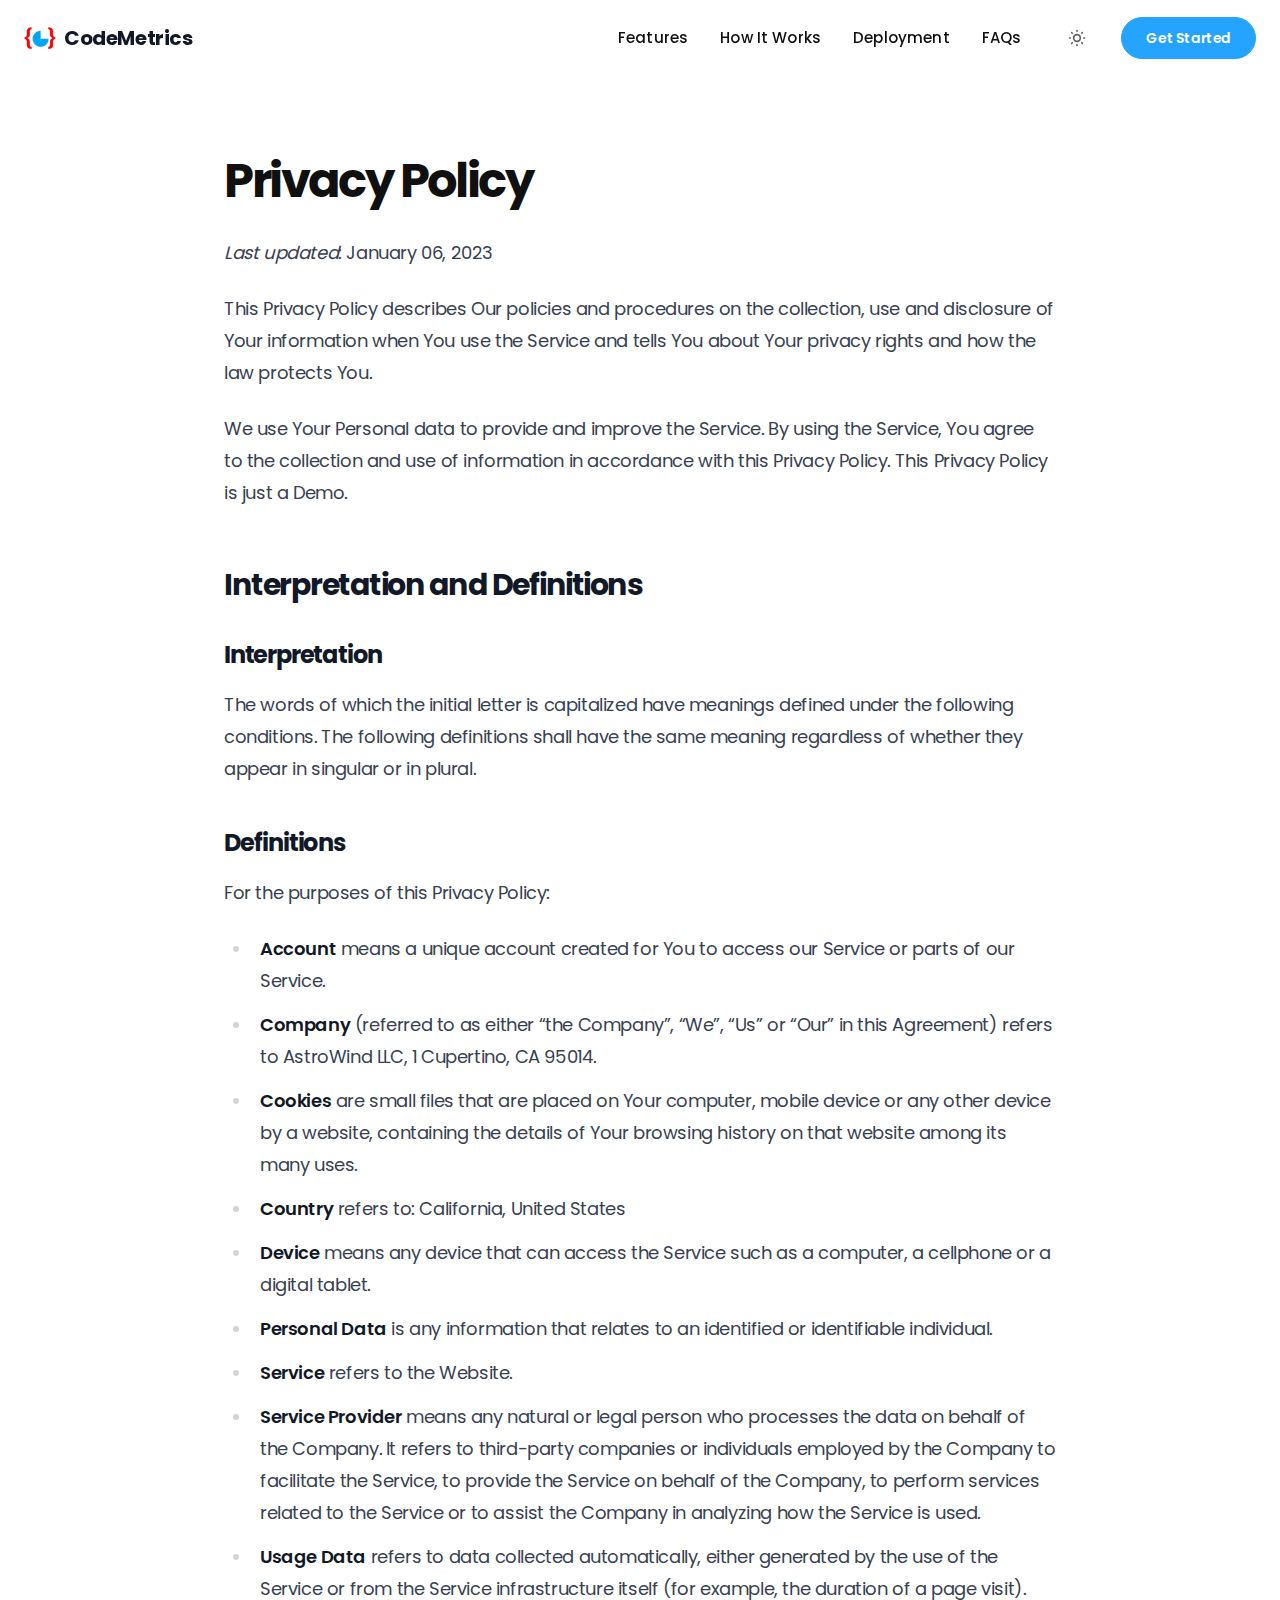
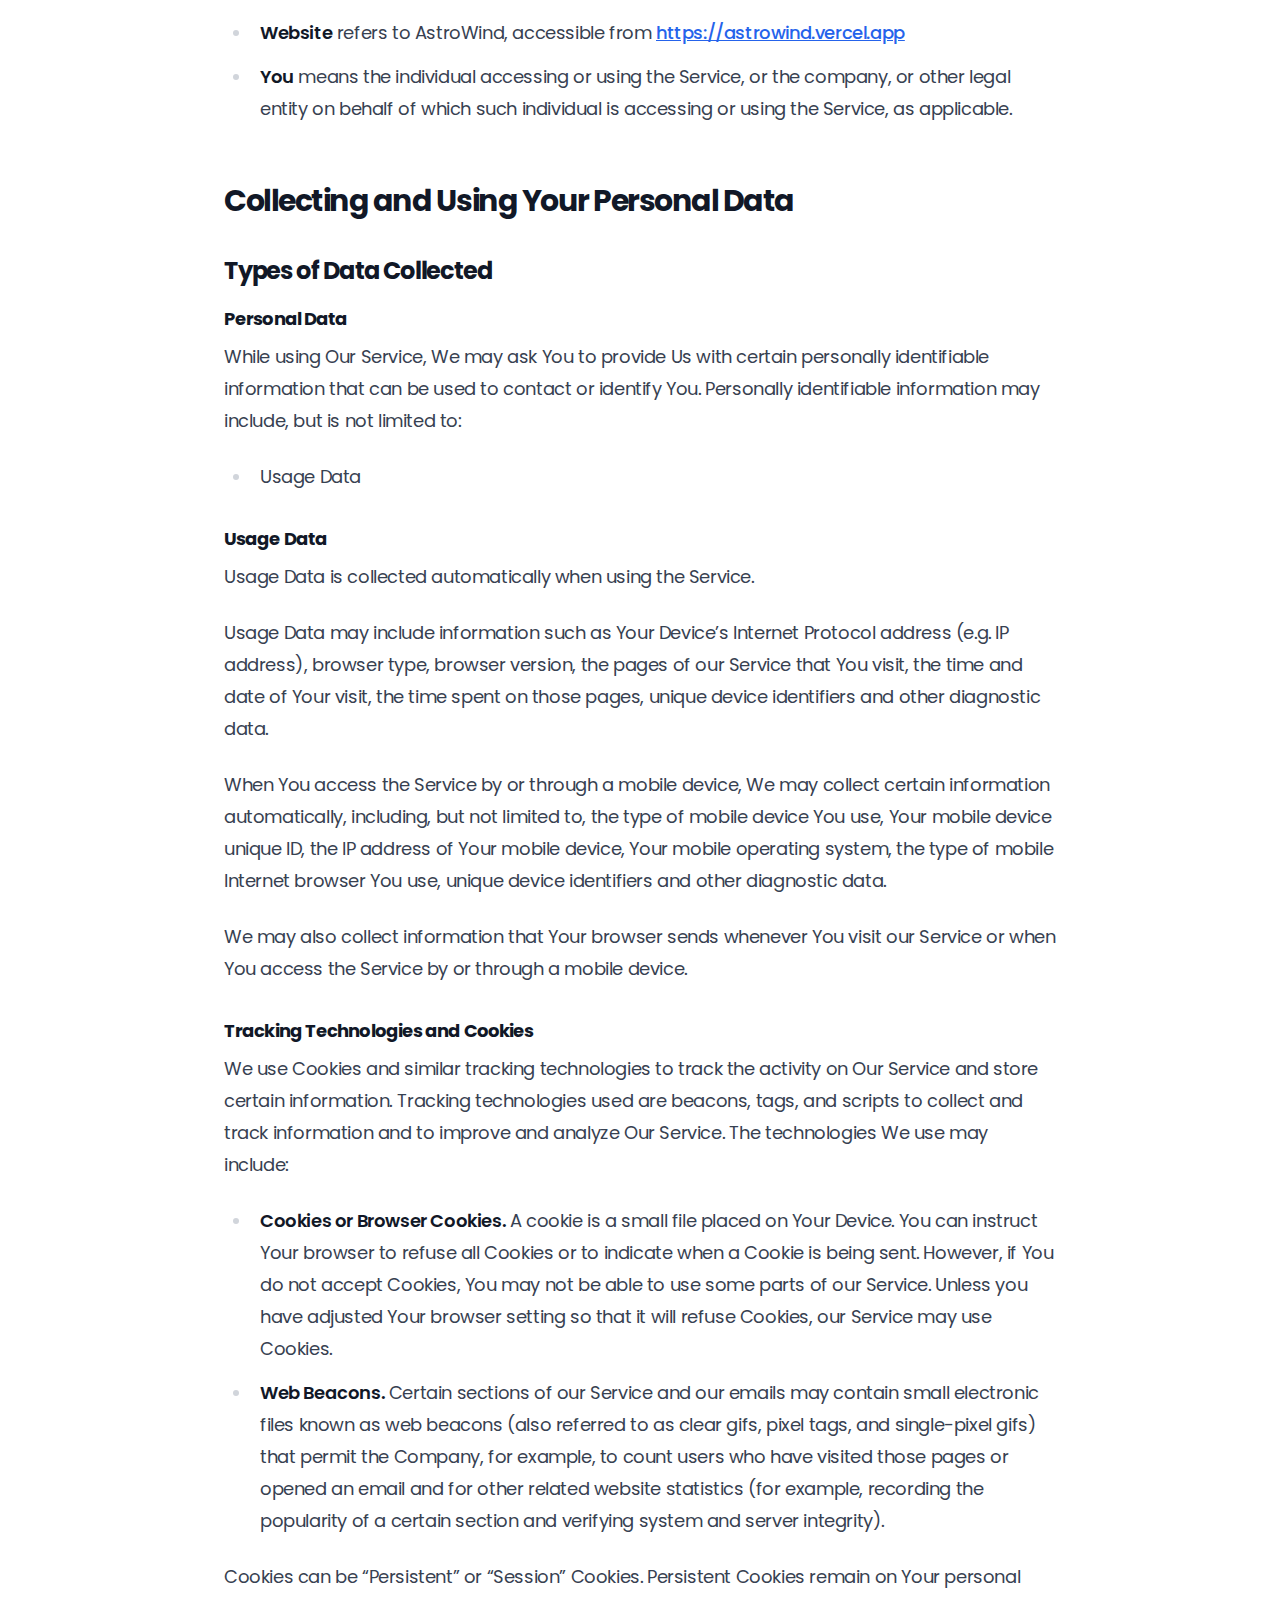
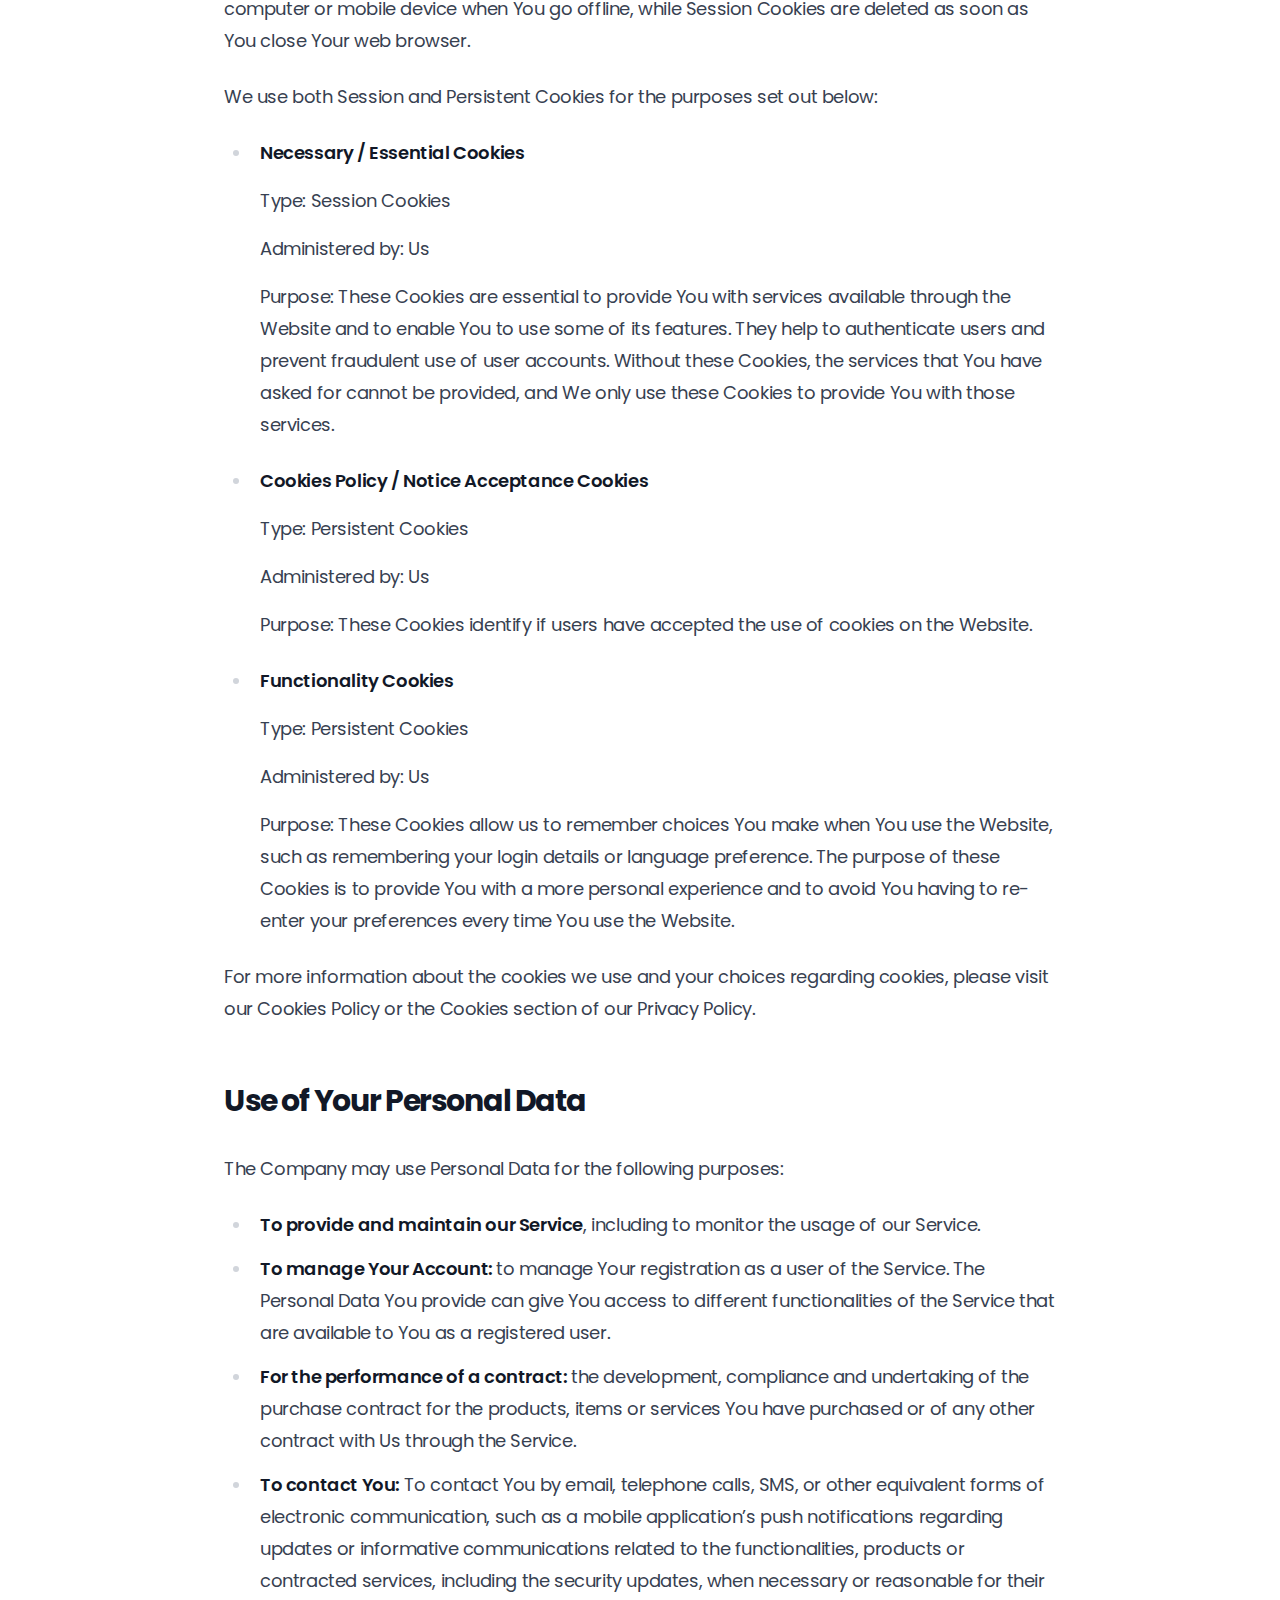
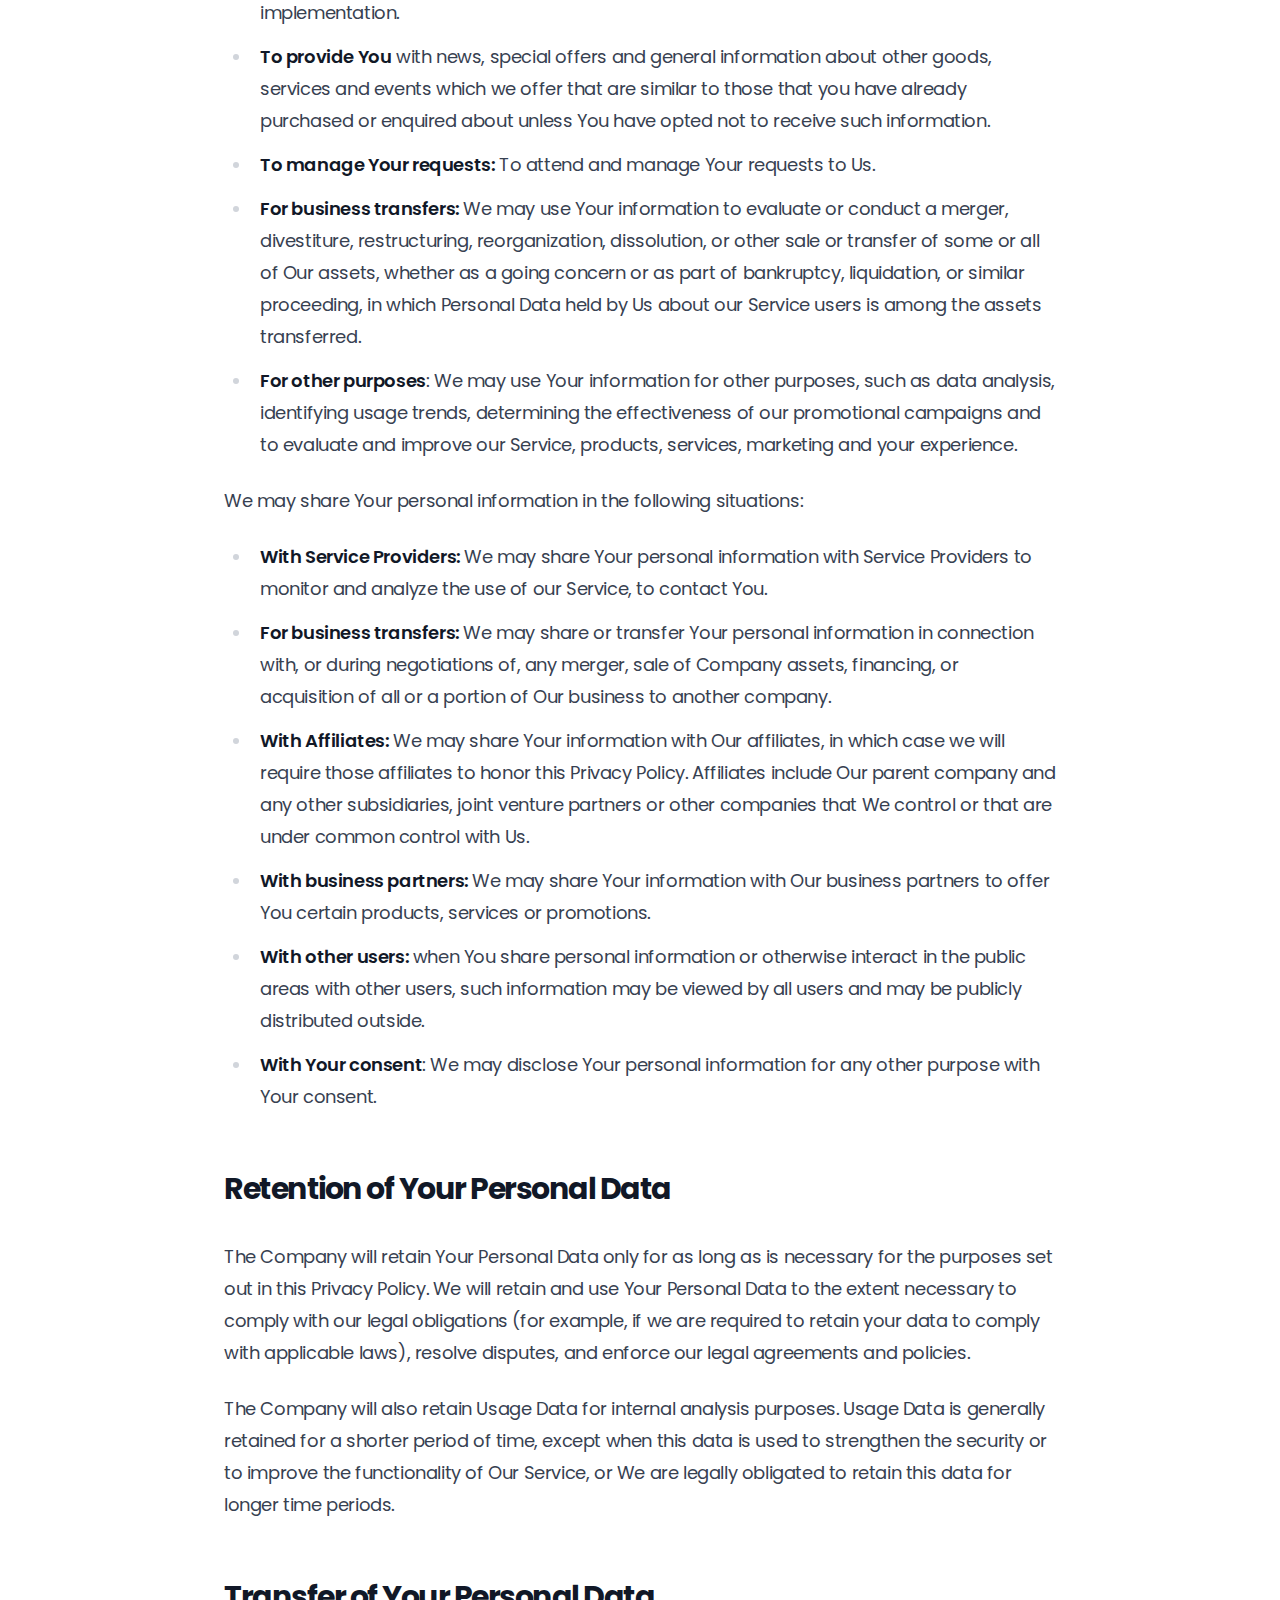
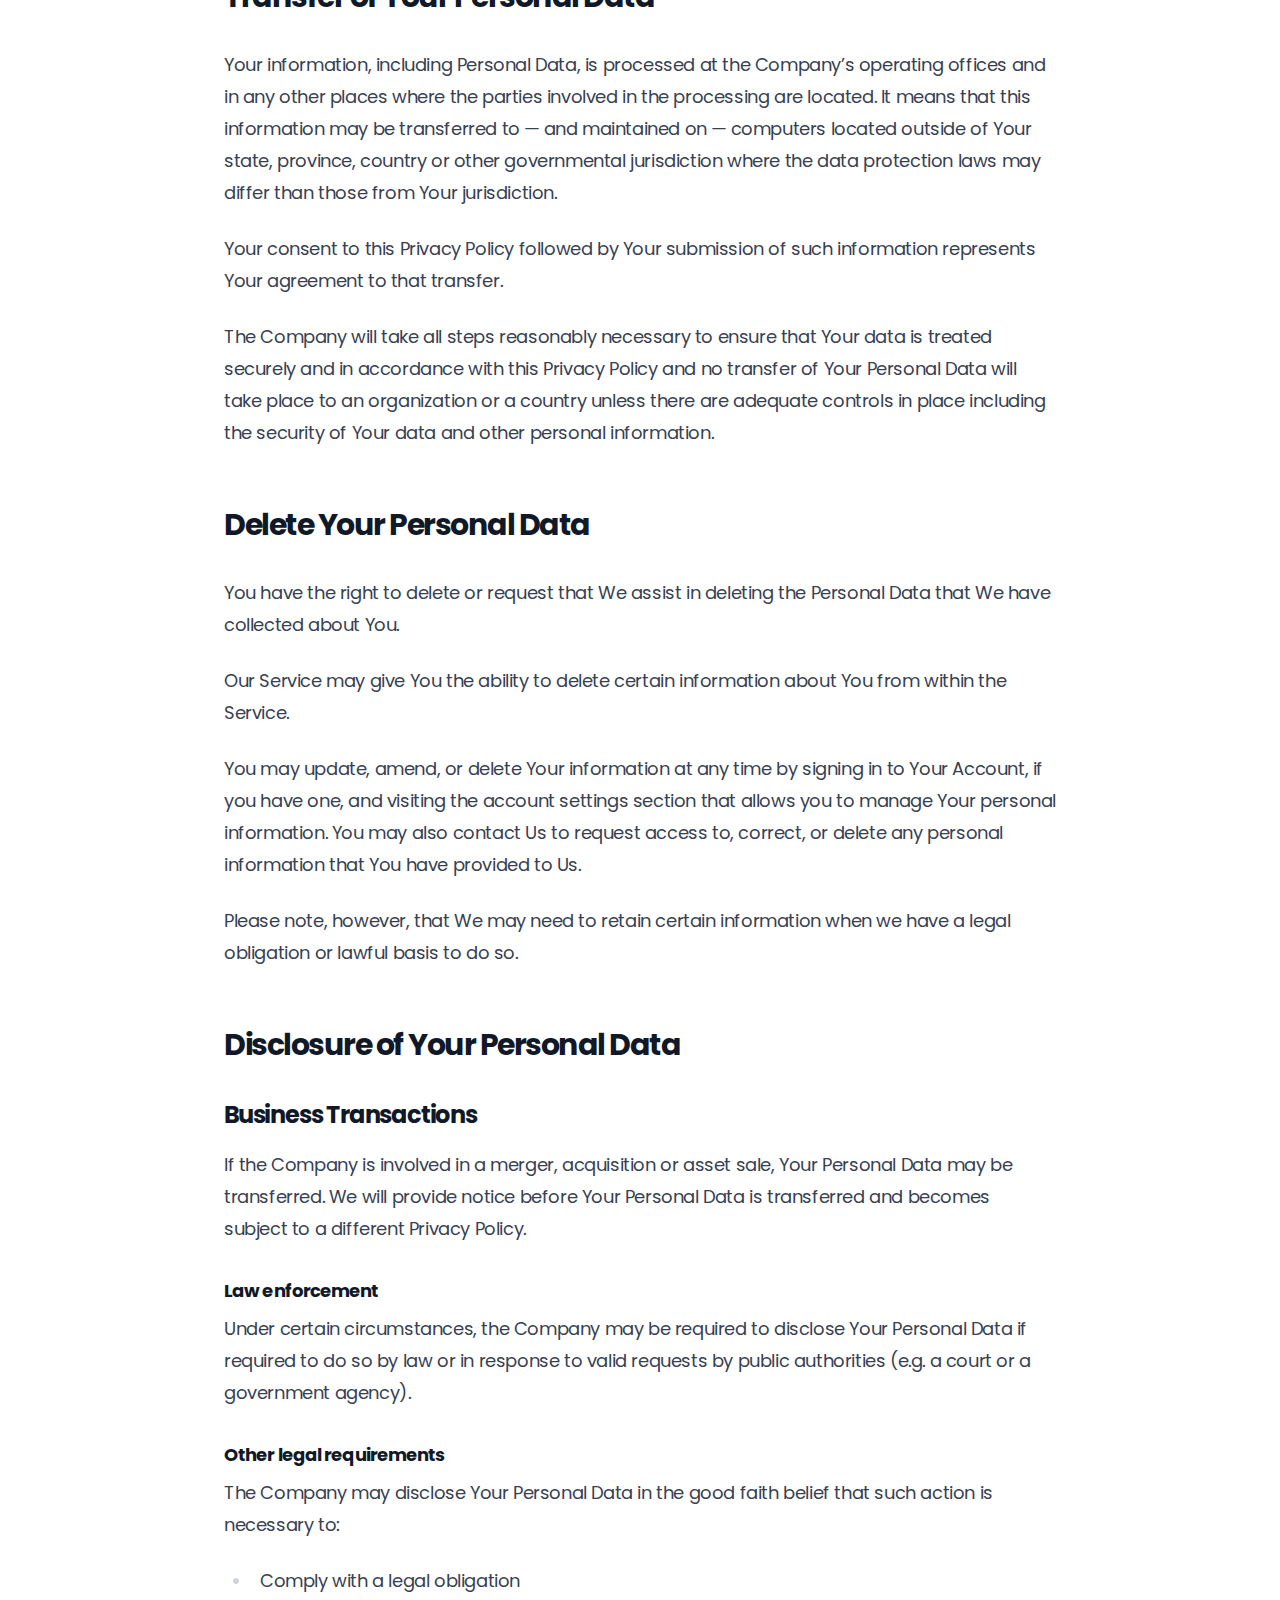
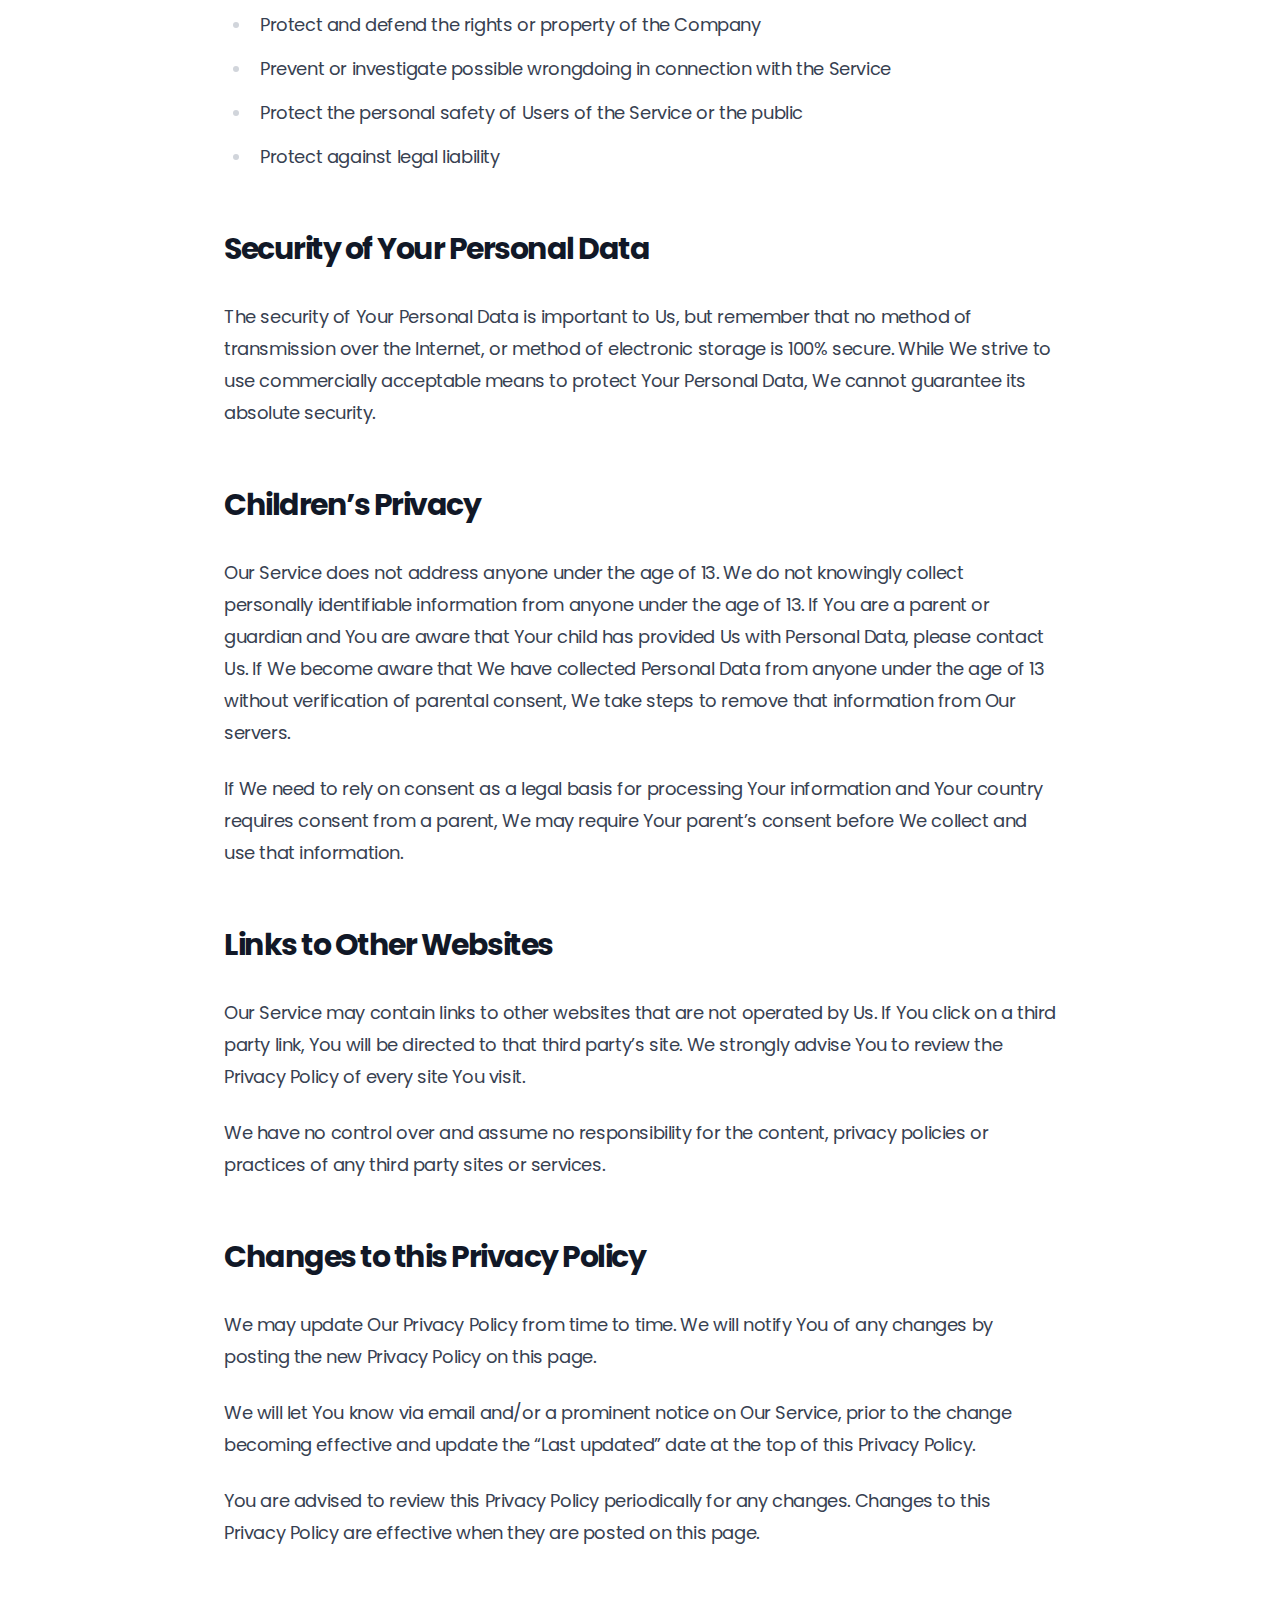
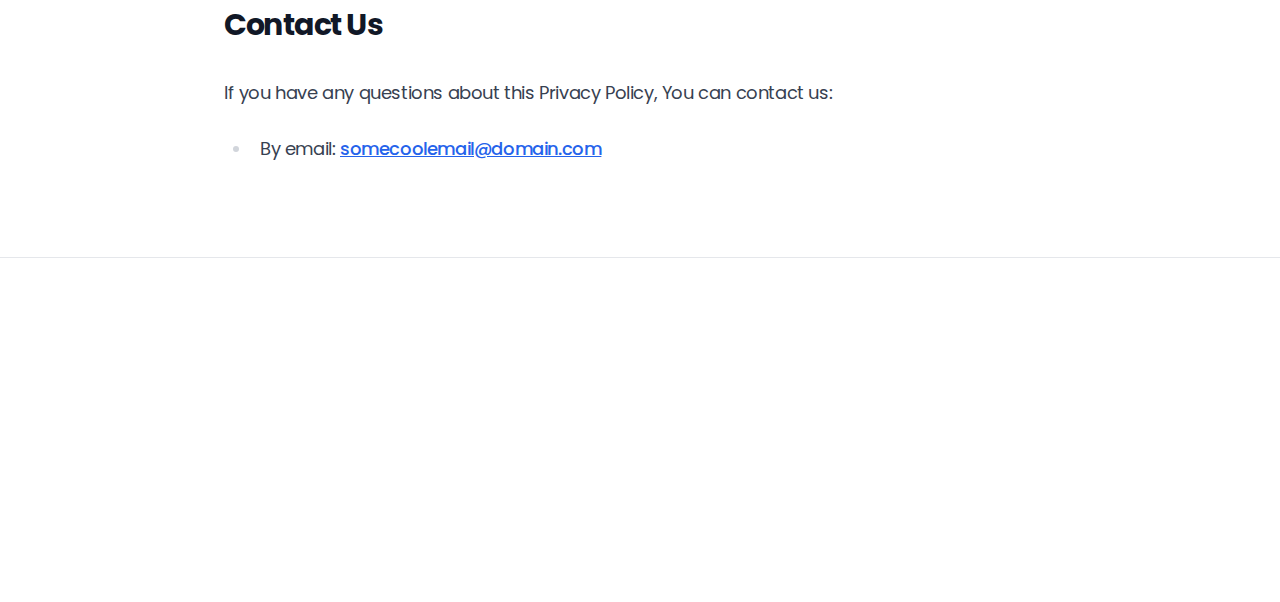
<file: privacy/index.html>
<!DOCTYPE html><html class="2xl:text-[20px]" dir="ltr" lang="en"><head><meta charset="UTF-8"><meta content="width=device-width,initial-scale=1" name="viewport"><link href="/sitemap-index.xml" rel="sitemap"><link href="/_astro/favicon.rf9BqUl6.ico" rel="shortcut icon"><link href="/_astro/favicon.Ddzo-ErE.svg" rel="icon" type="image/svg+xml"><link href="/_astro/favicon.Ddzo-ErE.svg" rel="mask-icon" color="#8D46E7"><link href="/_astro/icon.DBSpV5Fu.png" rel="apple-touch-icon" sizes="180x180"><style>:root{--aw-font-sans:'Poppins';--aw-font-serif:'Poppins';--aw-font-heading:'Poppins';--aw-color-primary:rgb(36 164 255);--aw-color-secondary:rgb(0 122 204);--aw-color-accent:rgb(255 149 0);--aw-color-text-heading:rgb(0 0 0);--aw-color-text-default:rgb(16 16 16);--aw-color-text-muted:rgb(16 16 16 / 66%);--aw-color-bg-page:rgb(255 255 255);--aw-color-bg-page-dark:rgb(3 6 32);--gradient-primary:linear-gradient(135deg, #f8fafc 0%, #e2e8f0 100%);--gradient-secondary:linear-gradient(135deg, #e0f2fe 0%, #f0f9ff 100%)}.dark{--aw-font-sans:'Poppins';--aw-font-serif:'Poppins';--aw-font-heading:'Poppins';--aw-color-primary:rgb(36 164 255);--aw-color-secondary:rgb(0 122 204);--aw-color-accent:rgb(255 149 0);--aw-color-text-heading:rgb(247, 248, 248);--aw-color-text-default:rgb(229 236 246);--aw-color-text-muted:rgb(229 236 246 / 66%);--aw-color-bg-page:rgb(3 6 32);--gradient-primary:linear-gradient(135deg, #0f172a 0%, #1e293b 100%);--gradient-secondary:linear-gradient(135deg, #1e293b 0%, #0f172a 100%)}</style><script>!function(){const e="system";function t(e){"dark"===e?document.documentElement.classList.add("dark"):document.documentElement.classList.remove("dark");const t=document.querySelectorAll("[data-aw-toggle-color-scheme] > input");t&&t.length&&t.forEach((t=>{t.checked="dark"!==e}))}e&&e.endsWith(":only")||(localStorage.theme,0)?t(e.replace(":only","")):"dark"===localStorage.theme||!("theme"in localStorage)&&window.matchMedia("(prefers-color-scheme: dark)").matches?t("dark"):t("light")}()</script><title>Privacy Policy — CodeMetrics</title><meta content="🚀 Insights into your team&#39;s end-to-end development." name="description"><meta content="index,follow" name="robots"><link href="https://github.com/privacy" rel="canonical"><meta content="Privacy Policy" property="og:title"><meta content="🚀 Insights into your team&#39;s end-to-end development." property="og:description"><meta content="https://github.com/privacy" property="og:url"><meta content="website" property="og:type"><meta content="https://github.com/_astro/default.BjJF7ex6_1zPdTL.jpg" property="og:image"><meta content="1200" property="og:image:width"><meta content="584" property="og:image:height"><meta content="en" property="og:locale"><meta content="CodeMetrics" property="og:site_name"><meta content="summary_large_image" name="twitter:card"><meta content="true" name="astro-view-transitions-enabled"><meta content="swap" name="astro-view-transitions-fallback"><script src="/_astro/ClientRouter.astro_astro_type_script_index_0_lang.CtSceO8m.js" type="module"></script><link href="/_astro/privacy.1gE3-dNq.css" rel="stylesheet"><style>.perspective-1000[data-astro-cid-jdxxd5jc]{perspective:1000px}[data-astro-cid-jdxxd5jc][data-tilt-effect=true]{transition:transform .2s ease-out;--hover-scale:1}[data-astro-cid-jdxxd5jc][data-tilt-effect=true]:hover{--hover-scale:1.1}</style></head><body class="antialiased bg-page text-default tracking-tight"><header class="w-full mx-auto border-b border-gray-50/0 ease-in-out flex-none sticky top-0 transition-[opacity] z-40" data-aw-sticky-header="true" id="header"><div class="absolute inset-0"></div><div class="w-full md:flex text-default max-w-7xl md:justify-between md:px-6 mx-auto px-3 py-3 relative"><div class="flex justify-between mr-auto rtl:ml-auto rtl:mr-0"><a href="/" class="items-center flex"><div class="items-center flex"><div class="relative" data-astro-cid-jdxxd5jc><img alt="CodeMetrics Logo" class="astro-jdxxd5jc h-8 w-8" crossorigin="anonymous" data-astro-cid-jdxxd5jc decoding="async" height="32" loading="eager" referrerpolicy="no-referrer" sizes="(min-width: 32px) 32px, 100vw" src="/_astro/icon.DBSpV5Fu.png" srcset="/_astro/icon.DBSpV5Fu_Z1nweI.webp 32w, /_astro/icon.DBSpV5Fu_c8yyq.webp 64w" style="object-fit:cover;object-position:center;max-width:32px;max-height:32px;aspect-ratio:1;width:100%" width="32"></div><span class="font-bold dark:text-white md:text-xl ml-2 rtl:ml-0 rtl:mr-2 self-center text-2xl text-gray-900 whitespace-nowrap">CodeMetrics</span></div></a><div class="items-center flex md:hidden"><button aria-label="Toggle Menu" class="items-center flex cursor-pointer flex-col group h-12 justify-center rounded w-12" type="button" data-aw-toggle-menu><span class="sr-only">Toggle Menu</span> <span class="w-6 bg-black dark:bg-white duration-200 ease h-0.5 my-1 opacity-80 rounded-full transform transition group-[.expanded]:rotate-45 group-[.expanded]:translate-y-2.5" aria-hidden="true"></span> <span class="w-6 bg-black dark:bg-white duration-200 ease h-0.5 my-1 opacity-80 rounded-full transform transition group-[.expanded]:opacity-0" aria-hidden="true"></span> <span class="w-6 bg-black dark:bg-white duration-200 ease h-0.5 my-1 opacity-80 rounded-full transform transition group-[.expanded]:-rotate-45 group-[.expanded]:-translate-y-2.5" aria-hidden="true"></span></button></div></div><nav aria-label="Main navigation" class="items-center md:w-auto w-full hidden md:flex md:justify-self-center md:mx-5 md:overflow-x-auto md:overflow-y-visible overflow-x-hidden overflow-y-auto text-default"><ul class="flex flex-col font-medium md:flex-row md:justify-center md:self-center md:text-[0.9375rem] md:w-auto text-xl tracking-[0.01rem] w-full"><li class><a href="/#features" class="items-center flex dark:hover:text-white hover:text-link px-4 py-3 whitespace-nowrap">Features</a></li><li class><a href="/#how-it-works" class="items-center flex dark:hover:text-white hover:text-link px-4 py-3 whitespace-nowrap">How It Works</a></li><li class><a href="/#deployment" class="items-center flex dark:hover:text-white hover:text-link px-4 py-3 whitespace-nowrap">Deployment</a></li><li class><a href="/#faqs" class="items-center flex dark:hover:text-white hover:text-link px-4 py-3 whitespace-nowrap">FAQs</a></li></ul></nav><div class="items-center md:w-auto w-full hidden md:flex bottom-0 fixed justify-end left-0 md:justify-self-end md:mb-0 md:p-0 md:self-center md:static p-3 rtl:left-auto rtl:right-0"><div class="items-center flex justify-between md:w-auto w-full"><div class="flex"><button aria-label="Toggle between Dark and Light mode" class="items-center dark:text-gray-400 inline-flex text-muted dark:focus:ring-gray-700 dark:hover:bg-gray-700 focus:outline-none focus:ring-4 focus:ring-gray-200 hover:bg-gray-100 p-2.5 rounded-lg text-sm" type="button" data-aw-toggle-color-scheme><svg class="w-6 h-6 md:h-5 md:inline-block md:w-5" data-icon="tabler:sun" height="1em" width="1em"><symbol id="ai:tabler:sun" viewBox="0 0 24 24"><path d="M8 12a4 4 0 1 0 8 0a4 4 0 1 0-8 0m-5 0h1m8-9v1m8 8h1m-9 8v1M5.6 5.6l.7.7m12.1-.7l-.7.7m0 11.4l.7.7m-12.1-.7l-.7.7" fill="none" stroke="currentColor" stroke-linecap="round" stroke-linejoin="round" stroke-width="2"/></symbol><use href="#ai:tabler:sun"></use></svg></button></div><span class="rtl:ml-0 ml-4 rtl:mr-4"><a href="/#contact" class="text-sm btn-primary font-semibold md:px-6 ml-2 px-5.5 py-2.5 shadow-none w-auto">Get Started</a></span></div></div></div></header><main><section class="mx-auto max-w-4xl lg:px-8 lg:py-20 px-4 py-16 sm:px-6"><h1 class="font-bold font-heading leading-tighter md:text-5xl text-4xl tracking-tighter">Privacy Policy</h1><div class="mx-auto max-w-4xl dark:prose-a:text-blue-400 dark:prose-headings:text-slate-300 dark:prose-invert mt-8 prose prose-a:text-blue-600 prose-headings:font-bold prose-headings:font-heading prose-headings:leading-tighter prose-headings:tracking-tighter prose-img:rounded-md prose-img:shadow-lg prose-lg prose-md"><p><em>Last updated</em>: January 06, 2023</p><p>This Privacy Policy describes Our policies and procedures on the collection, use and disclosure of Your information when You use the Service and tells You about Your privacy rights and how the law protects You.</p><p>We use Your Personal data to provide and improve the Service. By using the Service, You agree to the collection and use of information in accordance with this Privacy Policy. This Privacy Policy is just a Demo.</p><h2 id="interpretation-and-definitions">Interpretation and Definitions</h2><h3 id="interpretation">Interpretation</h3><p>The words of which the initial letter is capitalized have meanings defined under the following conditions. The following definitions shall have the same meaning regardless of whether they appear in singular or in plural.</p><h3 id="definitions">Definitions</h3><p>For the purposes of this Privacy Policy:</p><ul><li><strong>Account</strong> means a unique account created for You to access our Service or parts of our Service.</li><li><strong>Company</strong> (referred to as either “the Company”, “We”, “Us” or “Our” in this Agreement) refers to AstroWind LLC, 1 Cupertino, CA 95014.</li><li><strong>Cookies</strong> are small files that are placed on Your computer, mobile device or any other device by a website, containing the details of Your browsing history on that website among its many uses.</li><li><strong>Country</strong> refers to: California, United States</li><li><strong>Device</strong> means any device that can access the Service such as a computer, a cellphone or a digital tablet.</li><li><strong>Personal Data</strong> is any information that relates to an identified or identifiable individual.</li><li><strong>Service</strong> refers to the Website.</li><li><strong>Service Provider</strong> means any natural or legal person who processes the data on behalf of the Company. It refers to third-party companies or individuals employed by the Company to facilitate the Service, to provide the Service on behalf of the Company, to perform services related to the Service or to assist the Company in analyzing how the Service is used.</li><li><strong>Usage Data</strong> refers to data collected automatically, either generated by the use of the Service or from the Service infrastructure itself (for example, the duration of a page visit).</li><li><strong>Website</strong> refers to AstroWind, accessible from <a href="https://astrowind.vercel.app">https://astrowind.vercel.app</a></li><li><strong>You</strong> means the individual accessing or using the Service, or the company, or other legal entity on behalf of which such individual is accessing or using the Service, as applicable.</li></ul><h2 id="collecting-and-using-your-personal-data">Collecting and Using Your Personal Data</h2><h3 id="types-of-data-collected">Types of Data Collected</h3><h4 id="personal-data">Personal Data</h4><p>While using Our Service, We may ask You to provide Us with certain personally identifiable information that can be used to contact or identify You. Personally identifiable information may include, but is not limited to:</p><ul><li>Usage Data</li></ul><h4 id="usage-data">Usage Data</h4><p>Usage Data is collected automatically when using the Service.</p><p>Usage Data may include information such as Your Device’s Internet Protocol address (e.g. IP address), browser type, browser version, the pages of our Service that You visit, the time and date of Your visit, the time spent on those pages, unique device identifiers and other diagnostic data.</p><p>When You access the Service by or through a mobile device, We may collect certain information automatically, including, but not limited to, the type of mobile device You use, Your mobile device unique ID, the IP address of Your mobile device, Your mobile operating system, the type of mobile Internet browser You use, unique device identifiers and other diagnostic data.</p><p>We may also collect information that Your browser sends whenever You visit our Service or when You access the Service by or through a mobile device.</p><h4 id="tracking-technologies-and-cookies">Tracking Technologies and Cookies</h4><p>We use Cookies and similar tracking technologies to track the activity on Our Service and store certain information. Tracking technologies used are beacons, tags, and scripts to collect and track information and to improve and analyze Our Service. The technologies We use may include:</p><ul><li><strong>Cookies or Browser Cookies.</strong> A cookie is a small file placed on Your Device. You can instruct Your browser to refuse all Cookies or to indicate when a Cookie is being sent. However, if You do not accept Cookies, You may not be able to use some parts of our Service. Unless you have adjusted Your browser setting so that it will refuse Cookies, our Service may use Cookies.</li><li><strong>Web Beacons.</strong> Certain sections of our Service and our emails may contain small electronic files known as web beacons (also referred to as clear gifs, pixel tags, and single-pixel gifs) that permit the Company, for example, to count users who have visited those pages or opened an email and for other related website statistics (for example, recording the popularity of a certain section and verifying system and server integrity).</li></ul><p>Cookies can be “Persistent” or “Session” Cookies. Persistent Cookies remain on Your personal computer or mobile device when You go offline, while Session Cookies are deleted as soon as You close Your web browser.</p><p>We use both Session and Persistent Cookies for the purposes set out below:</p><ul><li><p><strong>Necessary / Essential Cookies</strong></p><p>Type: Session Cookies</p><p>Administered by: Us</p><p>Purpose: These Cookies are essential to provide You with services available through the Website and to enable You to use some of its features. They help to authenticate users and prevent fraudulent use of user accounts. Without these Cookies, the services that You have asked for cannot be provided, and We only use these Cookies to provide You with those services.</p></li><li><p><strong>Cookies Policy / Notice Acceptance Cookies</strong></p><p>Type: Persistent Cookies</p><p>Administered by: Us</p><p>Purpose: These Cookies identify if users have accepted the use of cookies on the Website.</p></li><li><p><strong>Functionality Cookies</strong></p><p>Type: Persistent Cookies</p><p>Administered by: Us</p><p>Purpose: These Cookies allow us to remember choices You make when You use the Website, such as remembering your login details or language preference. The purpose of these Cookies is to provide You with a more personal experience and to avoid You having to re-enter your preferences every time You use the Website.</p></li></ul><p>For more information about the cookies we use and your choices regarding cookies, please visit our Cookies Policy or the Cookies section of our Privacy Policy.</p><h2 id="use-of-your-personal-data">Use of Your Personal Data</h2><p>The Company may use Personal Data for the following purposes:</p><ul><li><strong>To provide and maintain our Service</strong>, including to monitor the usage of our Service.</li><li><strong>To manage Your Account:</strong> to manage Your registration as a user of the Service. The Personal Data You provide can give You access to different functionalities of the Service that are available to You as a registered user.</li><li><strong>For the performance of a contract:</strong> the development, compliance and undertaking of the purchase contract for the products, items or services You have purchased or of any other contract with Us through the Service.</li><li><strong>To contact You:</strong> To contact You by email, telephone calls, SMS, or other equivalent forms of electronic communication, such as a mobile application’s push notifications regarding updates or informative communications related to the functionalities, products or contracted services, including the security updates, when necessary or reasonable for their implementation.</li><li><strong>To provide You</strong> with news, special offers and general information about other goods, services and events which we offer that are similar to those that you have already purchased or enquired about unless You have opted not to receive such information.</li><li><strong>To manage Your requests:</strong> To attend and manage Your requests to Us.</li><li><strong>For business transfers:</strong> We may use Your information to evaluate or conduct a merger, divestiture, restructuring, reorganization, dissolution, or other sale or transfer of some or all of Our assets, whether as a going concern or as part of bankruptcy, liquidation, or similar proceeding, in which Personal Data held by Us about our Service users is among the assets transferred.</li><li><strong>For other purposes</strong>: We may use Your information for other purposes, such as data analysis, identifying usage trends, determining the effectiveness of our promotional campaigns and to evaluate and improve our Service, products, services, marketing and your experience.</li></ul><p>We may share Your personal information in the following situations:</p><ul><li><strong>With Service Providers:</strong> We may share Your personal information with Service Providers to monitor and analyze the use of our Service, to contact You.</li><li><strong>For business transfers:</strong> We may share or transfer Your personal information in connection with, or during negotiations of, any merger, sale of Company assets, financing, or acquisition of all or a portion of Our business to another company.</li><li><strong>With Affiliates:</strong> We may share Your information with Our affiliates, in which case we will require those affiliates to honor this Privacy Policy. Affiliates include Our parent company and any other subsidiaries, joint venture partners or other companies that We control or that are under common control with Us.</li><li><strong>With business partners:</strong> We may share Your information with Our business partners to offer You certain products, services or promotions.</li><li><strong>With other users:</strong> when You share personal information or otherwise interact in the public areas with other users, such information may be viewed by all users and may be publicly distributed outside.</li><li><strong>With Your consent</strong>: We may disclose Your personal information for any other purpose with Your consent.</li></ul><h2 id="retention-of-your-personal-data">Retention of Your Personal Data</h2><p>The Company will retain Your Personal Data only for as long as is necessary for the purposes set out in this Privacy Policy. We will retain and use Your Personal Data to the extent necessary to comply with our legal obligations (for example, if we are required to retain your data to comply with applicable laws), resolve disputes, and enforce our legal agreements and policies.</p><p>The Company will also retain Usage Data for internal analysis purposes. Usage Data is generally retained for a shorter period of time, except when this data is used to strengthen the security or to improve the functionality of Our Service, or We are legally obligated to retain this data for longer time periods.</p><h2 id="transfer-of-your-personal-data">Transfer of Your Personal Data</h2><p>Your information, including Personal Data, is processed at the Company’s operating offices and in any other places where the parties involved in the processing are located. It means that this information may be transferred to — and maintained on — computers located outside of Your state, province, country or other governmental jurisdiction where the data protection laws may differ than those from Your jurisdiction.</p><p>Your consent to this Privacy Policy followed by Your submission of such information represents Your agreement to that transfer.</p><p>The Company will take all steps reasonably necessary to ensure that Your data is treated securely and in accordance with this Privacy Policy and no transfer of Your Personal Data will take place to an organization or a country unless there are adequate controls in place including the security of Your data and other personal information.</p><h2 id="delete-your-personal-data">Delete Your Personal Data</h2><p>You have the right to delete or request that We assist in deleting the Personal Data that We have collected about You.</p><p>Our Service may give You the ability to delete certain information about You from within the Service.</p><p>You may update, amend, or delete Your information at any time by signing in to Your Account, if you have one, and visiting the account settings section that allows you to manage Your personal information. You may also contact Us to request access to, correct, or delete any personal information that You have provided to Us.</p><p>Please note, however, that We may need to retain certain information when we have a legal obligation or lawful basis to do so.</p><h2 id="disclosure-of-your-personal-data">Disclosure of Your Personal Data</h2><h3 id="business-transactions">Business Transactions</h3><p>If the Company is involved in a merger, acquisition or asset sale, Your Personal Data may be transferred. We will provide notice before Your Personal Data is transferred and becomes subject to a different Privacy Policy.</p><h4 id="law-enforcement">Law enforcement</h4><p>Under certain circumstances, the Company may be required to disclose Your Personal Data if required to do so by law or in response to valid requests by public authorities (e.g. a court or a government agency).</p><h4 id="other-legal-requirements">Other legal requirements</h4><p>The Company may disclose Your Personal Data in the good faith belief that such action is necessary to:</p><ul><li>Comply with a legal obligation</li><li>Protect and defend the rights or property of the Company</li><li>Prevent or investigate possible wrongdoing in connection with the Service</li><li>Protect the personal safety of Users of the Service or the public</li><li>Protect against legal liability</li></ul><h2 id="security-of-your-personal-data">Security of Your Personal Data</h2><p>The security of Your Personal Data is important to Us, but remember that no method of transmission over the Internet, or method of electronic storage is 100% secure. While We strive to use commercially acceptable means to protect Your Personal Data, We cannot guarantee its absolute security.</p><h2 id="childrens-privacy">Children’s Privacy</h2><p>Our Service does not address anyone under the age of 13. We do not knowingly collect personally identifiable information from anyone under the age of 13. If You are a parent or guardian and You are aware that Your child has provided Us with Personal Data, please contact Us. If We become aware that We have collected Personal Data from anyone under the age of 13 without verification of parental consent, We take steps to remove that information from Our servers.</p><p>If We need to rely on consent as a legal basis for processing Your information and Your country requires consent from a parent, We may require Your parent’s consent before We collect and use that information.</p><h2 id="links-to-other-websites">Links to Other Websites</h2><p>Our Service may contain links to other websites that are not operated by Us. If You click on a third party link, You will be directed to that third party’s site. We strongly advise You to review the Privacy Policy of every site You visit.</p><p>We have no control over and assume no responsibility for the content, privacy policies or practices of any third party sites or services.</p><h2 id="changes-to-this-privacy-policy">Changes to this Privacy Policy</h2><p>We may update Our Privacy Policy from time to time. We will notify You of any changes by posting the new Privacy Policy on this page.</p><p>We will let You know via email and/or a prominent notice on Our Service, prior to the change becoming effective and update the “Last updated” date at the top of this Privacy Policy.</p><p>You are advised to review this Privacy Policy periodically for any changes. Changes to this Privacy Policy are effective when they are posted on this page.</p><h2 id="contact-us">Contact Us</h2><p>If you have any questions about this Privacy Policy, You can contact us:</p><ul><li>By email: <a href="mailto:somecoolemail@domain.com">somecoolemail@domain.com</a></li></ul></div></section></main><footer class="relative border-gray-200 border-t dark:border-slate-800 not-prose"><div class="absolute inset-0 dark:bg-dark pointer-events-none" aria-hidden="true"></div><div class="mx-auto max-w-7xl relative dark:text-slate-300 intercept-no-queue intersect-once intersect-quarter motion-safe:md:intersect:animate-fade motion-safe:md:opacity-0 px-4 sm:px-6"><div class="gap-4 gap-y-8 grid grid-cols-12 md:py-12 py-8 sm:gap-8"><div class="col-span-12 lg:col-span-4"><div class="mb-2"><a href="/" class="inline-block font-bold text-xl">CodeMetrics</a></div><div class="text-muted text-sm flex gap-1"><a href="/terms" class="items-center dark:text-gray-400 inline-flex text-muted duration-150 ease-in-out hover:text-gray-700 hover:underline transition">Terms </a>· <a href="/privacy" class="items-center dark:text-gray-400 inline-flex text-muted duration-150 ease-in-out hover:text-gray-700 hover:underline transition">Privacy Policy</a></div></div><div class="col-span-6 lg:col-span-2 md:col-span-3"><div class="mb-2 dark:text-gray-300 font-medium">Product</div><ul class="text-sm"><li class="mb-2"><a href="/#features" class="items-center dark:text-gray-400 inline-flex text-muted duration-150 ease-in-out hover:text-gray-700 hover:underline transition">Features</a></li><li class="mb-2"><a href="/#how-it-works" class="items-center dark:text-gray-400 inline-flex text-muted duration-150 ease-in-out hover:text-gray-700 hover:underline transition">How It Works</a></li><li class="mb-2"><a href="https://code-metrics-project.github.io/docs/" class="items-center dark:text-gray-400 inline-flex text-muted duration-150 ease-in-out hover:text-gray-700 hover:underline transition" rel="noopener noreferrer" target="_blank">Documentation <svg class="inline-block -mr-1.5 h-4 ml-1 rtl:-ml-1.5 rtl:mr-1 w-4" data-icon="tabler:external-link" height="1em" width="1em"><symbol id="ai:tabler:external-link" viewBox="0 0 24 24"><path d="M12 6H6a2 2 0 0 0-2 2v10a2 2 0 0 0 2 2h10a2 2 0 0 0 2-2v-6m-7 1l9-9m-5 0h5v5" fill="none" stroke="currentColor" stroke-linecap="round" stroke-linejoin="round" stroke-width="2"/></symbol><use href="#ai:tabler:external-link"></use></svg></a></li><li class="mb-2"><a href="https://github.com/code-metrics-project" class="items-center dark:text-gray-400 inline-flex text-muted duration-150 ease-in-out hover:text-gray-700 hover:underline transition" rel="noopener noreferrer" target="_blank">GitHub <svg class="inline-block -mr-1.5 h-4 ml-1 rtl:-ml-1.5 rtl:mr-1 w-4" data-icon="tabler:external-link" height="1em" width="1em" viewBox="0 0 24 24"><use href="#ai:tabler:external-link"></use></svg></a></li></ul></div><div class="col-span-6 lg:col-span-2 md:col-span-3"><div class="mb-2 dark:text-gray-300 font-medium">Resources</div><ul class="text-sm"><li class="mb-2"><a href="https://code-metrics-project.github.io/docs/" class="items-center dark:text-gray-400 inline-flex text-muted duration-150 ease-in-out hover:text-gray-700 hover:underline transition" rel="noopener noreferrer" target="_blank">Documentation <svg class="inline-block -mr-1.5 h-4 ml-1 rtl:-ml-1.5 rtl:mr-1 w-4" data-icon="tabler:external-link" height="1em" width="1em" viewBox="0 0 24 24"><use href="#ai:tabler:external-link"></use></svg></a></li><li class="mb-2"><a href="https://code-metrics-project.github.io/docs/getting_started/" class="items-center dark:text-gray-400 inline-flex text-muted duration-150 ease-in-out hover:text-gray-700 hover:underline transition" rel="noopener noreferrer" target="_blank">Getting Started <svg class="inline-block -mr-1.5 h-4 ml-1 rtl:-ml-1.5 rtl:mr-1 w-4" data-icon="tabler:external-link" height="1em" width="1em" viewBox="0 0 24 24"><use href="#ai:tabler:external-link"></use></svg></a></li><li class="mb-2"><a href="https://code-metrics-project.github.io/docs/configuration/" class="items-center dark:text-gray-400 inline-flex text-muted duration-150 ease-in-out hover:text-gray-700 hover:underline transition" rel="noopener noreferrer" target="_blank">Configuration Guide <svg class="inline-block -mr-1.5 h-4 ml-1 rtl:-ml-1.5 rtl:mr-1 w-4" data-icon="tabler:external-link" height="1em" width="1em" viewBox="0 0 24 24"><use href="#ai:tabler:external-link"></use></svg></a></li><li class="mb-2"><a href="https://code-metrics-project.github.io/docs/deployment/" class="items-center dark:text-gray-400 inline-flex text-muted duration-150 ease-in-out hover:text-gray-700 hover:underline transition" rel="noopener noreferrer" target="_blank">Deployment Guide <svg class="inline-block -mr-1.5 h-4 ml-1 rtl:-ml-1.5 rtl:mr-1 w-4" data-icon="tabler:external-link" height="1em" width="1em" viewBox="0 0 24 24"><use href="#ai:tabler:external-link"></use></svg></a></li></ul></div><div class="col-span-6 lg:col-span-2 md:col-span-3"><div class="mb-2 dark:text-gray-300 font-medium">Community</div><ul class="text-sm"><li class="mb-2"><a href="https://github.com/code-metrics-project" class="items-center dark:text-gray-400 inline-flex text-muted duration-150 ease-in-out hover:text-gray-700 hover:underline transition" rel="noopener noreferrer" target="_blank">GitHub Repository <svg class="inline-block -mr-1.5 h-4 ml-1 rtl:-ml-1.5 rtl:mr-1 w-4" data-icon="tabler:external-link" height="1em" width="1em" viewBox="0 0 24 24"><use href="#ai:tabler:external-link"></use></svg></a></li><li class="mb-2"><a href="https://github.com/code-metrics-project/releases" class="items-center dark:text-gray-400 inline-flex text-muted duration-150 ease-in-out hover:text-gray-700 hover:underline transition" rel="noopener noreferrer" target="_blank">Releases <svg class="inline-block -mr-1.5 h-4 ml-1 rtl:-ml-1.5 rtl:mr-1 w-4" data-icon="tabler:external-link" height="1em" width="1em" viewBox="0 0 24 24"><use href="#ai:tabler:external-link"></use></svg></a></li></ul></div></div><div class="md:items-center md:flex md:justify-between md:py-8 py-6"><ul class="flex -ml-2 mb-4 md:mb-0 md:ml-4 md:order-1 rtl:-mr-2 rtl:md:ml-0 rtl:md:mr-4 rtl:ml-0"><li><a href="https://github.com/code-metrics-project" class="items-center dark:text-gray-400 inline-flex text-muted dark:focus:ring-gray-700 dark:hover:bg-gray-700 focus:outline-none focus:ring-4 focus:ring-gray-200 hover:bg-gray-100 p-2.5 rounded-lg text-sm" rel="noopener noreferrer" target="_blank" aria-label="Github"><svg class="h-5 w-5" data-icon="tabler:brand-github" height="1em" width="1em"><symbol id="ai:tabler:brand-github" viewBox="0 0 24 24"><path d="M9 19c-4.3 1.4-4.3-2.5-6-3m12 5v-3.5c0-1 .1-1.4-.5-2c2.8-.3 5.5-1.4 5.5-6a4.6 4.6 0 0 0-1.3-3.2a4.2 4.2 0 0 0-.1-3.2s-1.1-.3-3.5 1.3a12.3 12.3 0 0 0-6.2 0C6.5 2.8 5.4 3.1 5.4 3.1a4.2 4.2 0 0 0-.1 3.2A4.6 4.6 0 0 0 4 9.5c0 4.6 2.7 5.7 5.5 6c-.6.6-.6 1.2-.5 2V21" fill="none" stroke="currentColor" stroke-linecap="round" stroke-linejoin="round" stroke-width="2"/></symbol><use href="#ai:tabler:brand-github"></use></svg></a></li><li><a href="https://instagram.com/deloittedigitaluk" class="items-center dark:text-gray-400 inline-flex text-muted dark:focus:ring-gray-700 dark:hover:bg-gray-700 focus:outline-none focus:ring-4 focus:ring-gray-200 hover:bg-gray-100 p-2.5 rounded-lg text-sm" rel="noopener noreferrer" target="_blank" aria-label="Instagram"><svg class="h-5 w-5" data-icon="tabler:brand-instagram" height="1em" width="1em"><symbol id="ai:tabler:brand-instagram" viewBox="0 0 24 24"><g fill="none" stroke="currentColor" stroke-linecap="round" stroke-linejoin="round" stroke-width="2"><path d="M4 8a4 4 0 0 1 4-4h8a4 4 0 0 1 4 4v8a4 4 0 0 1-4 4H8a4 4 0 0 1-4-4z"/><path d="M9 12a3 3 0 1 0 6 0a3 3 0 0 0-6 0m7.5-4.5v.01"/></g></symbol><use href="#ai:tabler:brand-instagram"></use></svg></a></li></ul><div class="text-sm dark:text-muted mr-4">Made with ❤️ and 🤖 by the CodeMetrics Team</div></div></div></footer><script>!function(){const e="system";if(window.basic_script)return;function t(e){"dark"===e?document.documentElement.classList.add("dark"):document.documentElement.classList.remove("dark")}window.basic_script=!0;const d=function(){e&&e.endsWith(":only")||(localStorage.theme,0)?t(e.replace(":only","")):"dark"===localStorage.theme||!("theme"in localStorage)&&window.matchMedia("(prefers-color-scheme: dark)").matches?t("dark"):t("light")};function a(e,t,d){const a="string"==typeof e?document.querySelectorAll(e):e;a&&a.length&&a.forEach((e=>{e.addEventListener(t,(t=>d(t,e)),!1)}))}d();const o=function(){let t=window.scrollY,d=!0;a("#header nav","click",(function(){document.querySelector("[data-aw-toggle-menu]")?.classList.remove("expanded"),document.body.classList.remove("overflow-hidden"),document.getElementById("header")?.classList.remove("h-screen"),document.getElementById("header")?.classList.remove("expanded"),document.getElementById("header")?.classList.remove("bg-page"),document.querySelector("#header nav")?.classList.add("hidden"),document.querySelector("#header > div > div:last-child")?.classList.add("hidden")})),a("[data-aw-toggle-menu]","click",(function(e,t){t.classList.toggle("expanded"),document.body.classList.toggle("overflow-hidden"),document.getElementById("header")?.classList.toggle("h-screen"),document.getElementById("header")?.classList.toggle("expanded"),document.getElementById("header")?.classList.toggle("bg-page"),document.querySelector("#header nav")?.classList.toggle("hidden"),document.querySelector("#header > div > div:last-child")?.classList.toggle("hidden")})),a("[data-aw-toggle-color-scheme]","click",(function(){e.endsWith(":only")||(document.documentElement.classList.toggle("dark"),localStorage.theme=document.documentElement.classList.contains("dark")?"dark":"light")})),a("[data-aw-social-share]","click",(function(e,t){const d=t.getAttribute("data-aw-social-share"),a=encodeURIComponent(t.getAttribute("data-aw-url")),o=encodeURIComponent(t.getAttribute("data-aw-text"));let n;switch(d){case"facebook":n=`https://www.facebook.com/sharer.php?u=${a}`;break;case"twitter":n=`https://twitter.com/intent/tweet?url=${a}&text=${o}`;break;case"linkedin":n=`https://www.linkedin.com/shareArticle?mini=true&url=${a}&title=${o}`;break;case"whatsapp":n=`https://wa.me/?text=${o}%20${a}`;break;case"mail":n=`mailto:?subject=%22${o}%22&body=${o}%20${a}`;break;default:return}const c=document.createElement("a");c.target="_blank",c.href=n,c.click()}));function o(){const e=document.querySelector("#header[data-aw-sticky-header]");e&&(t>60&&!e.classList.contains("scroll")?e.classList.add("scroll"):t<=60&&e.classList.contains("scroll")&&e.classList.remove("scroll"),d=!1)}window.matchMedia("(max-width: 767px)").addEventListener("change",(function(){document.querySelector("[data-aw-toggle-menu]")?.classList.remove("expanded"),document.body.classList.remove("overflow-hidden"),document.getElementById("header")?.classList.remove("h-screen"),document.getElementById("header")?.classList.remove("expanded"),document.getElementById("header")?.classList.remove("bg-page"),document.querySelector("#header nav")?.classList.add("hidden"),document.querySelector("#header > div > div:last-child")?.classList.add("hidden")})),o(),a([document],"scroll",(function(){t=window.scrollY,d||(window.requestAnimationFrame((()=>{o()})),d=!0)}))},n=function(){document.documentElement.classList.add("motion-safe:scroll-smooth");const e=document.querySelector("[data-aw-toggle-menu]");e&&e.classList.remove("expanded"),document.body.classList.remove("overflow-hidden"),document.getElementById("header")?.classList.remove("h-screen"),document.getElementById("header")?.classList.remove("expanded"),document.querySelector("#header nav")?.classList.add("hidden")};window.onload=o,window.onpageshow=n,document.addEventListener("astro:after-swap",(()=>{d(),o(),n()}))}()</script><script>const Observer={observer:null,delayBetweenAnimations:100,animationCounter:0,start(){const t=Array.from(document.querySelectorAll(['[class*=" intersect:"]','[class*=":intersect:"]','[class^="intersect:"]','[class="intersect"]','[class*=" intersect "]','[class^="intersect "]','[class$=" intersect"]'].join(",")));t.forEach((t=>{var e;t.setAttribute("no-intersect",""),t._intersectionThreshold=(e=t).classList.contains("intersect-full")?.99:e.classList.contains("intersect-half")?.5:e.classList.contains("intersect-quarter")?.25:0}));this.observer=new IntersectionObserver((t=>{t.forEach((t=>{requestAnimationFrame((()=>{const e=t.target,s=t.intersectionRatio,n=e._intersectionThreshold;if(e.classList.contains("intersect-no-queue"))t.isIntersecting?(e.removeAttribute("no-intersect"),e.classList.contains("intersect-once")&&this.observer.unobserve(e)):e.setAttribute("no-intersect","");else if(s>=n){if(!e.hasAttribute("data-animated")){e.removeAttribute("no-intersect"),e.setAttribute("data-animated","true");const t=this.animationCounter*this.delayBetweenAnimations;this.animationCounter++,e.style.transitionDelay=`${t}ms`,e.style.animationDelay=`${t}ms`,e.classList.contains("intersect-once")&&this.observer.unobserve(e)}}else e.setAttribute("no-intersect",""),e.removeAttribute("data-animated"),e.style.transitionDelay="",e.style.animationDelay="",this.animationCounter=0}))}))}).bind(this),{threshold:[0,.25,.5,.99]}),t.forEach((t=>{this.observer.observe(t)}))}};Observer.start(),document.addEventListener("astro:after-swap",(()=>{Observer.start()}))</script></body></html>
</file>
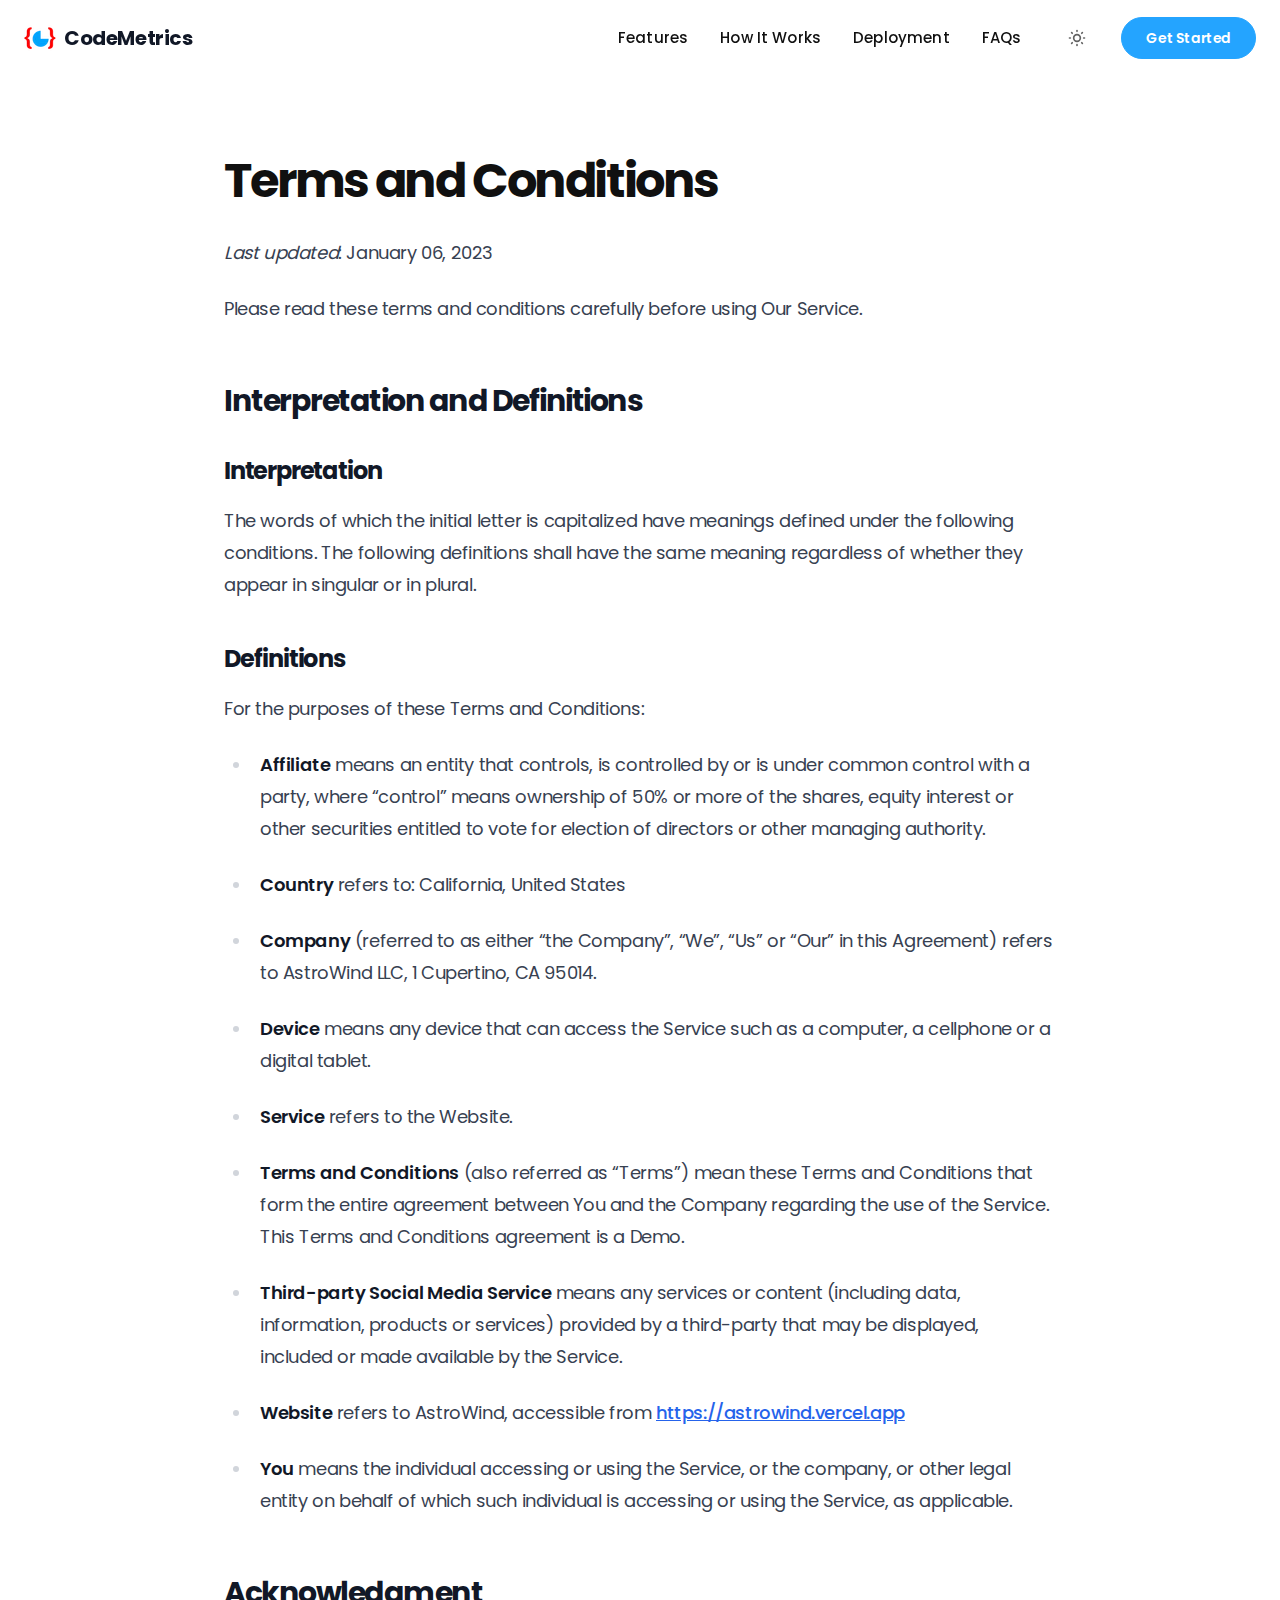
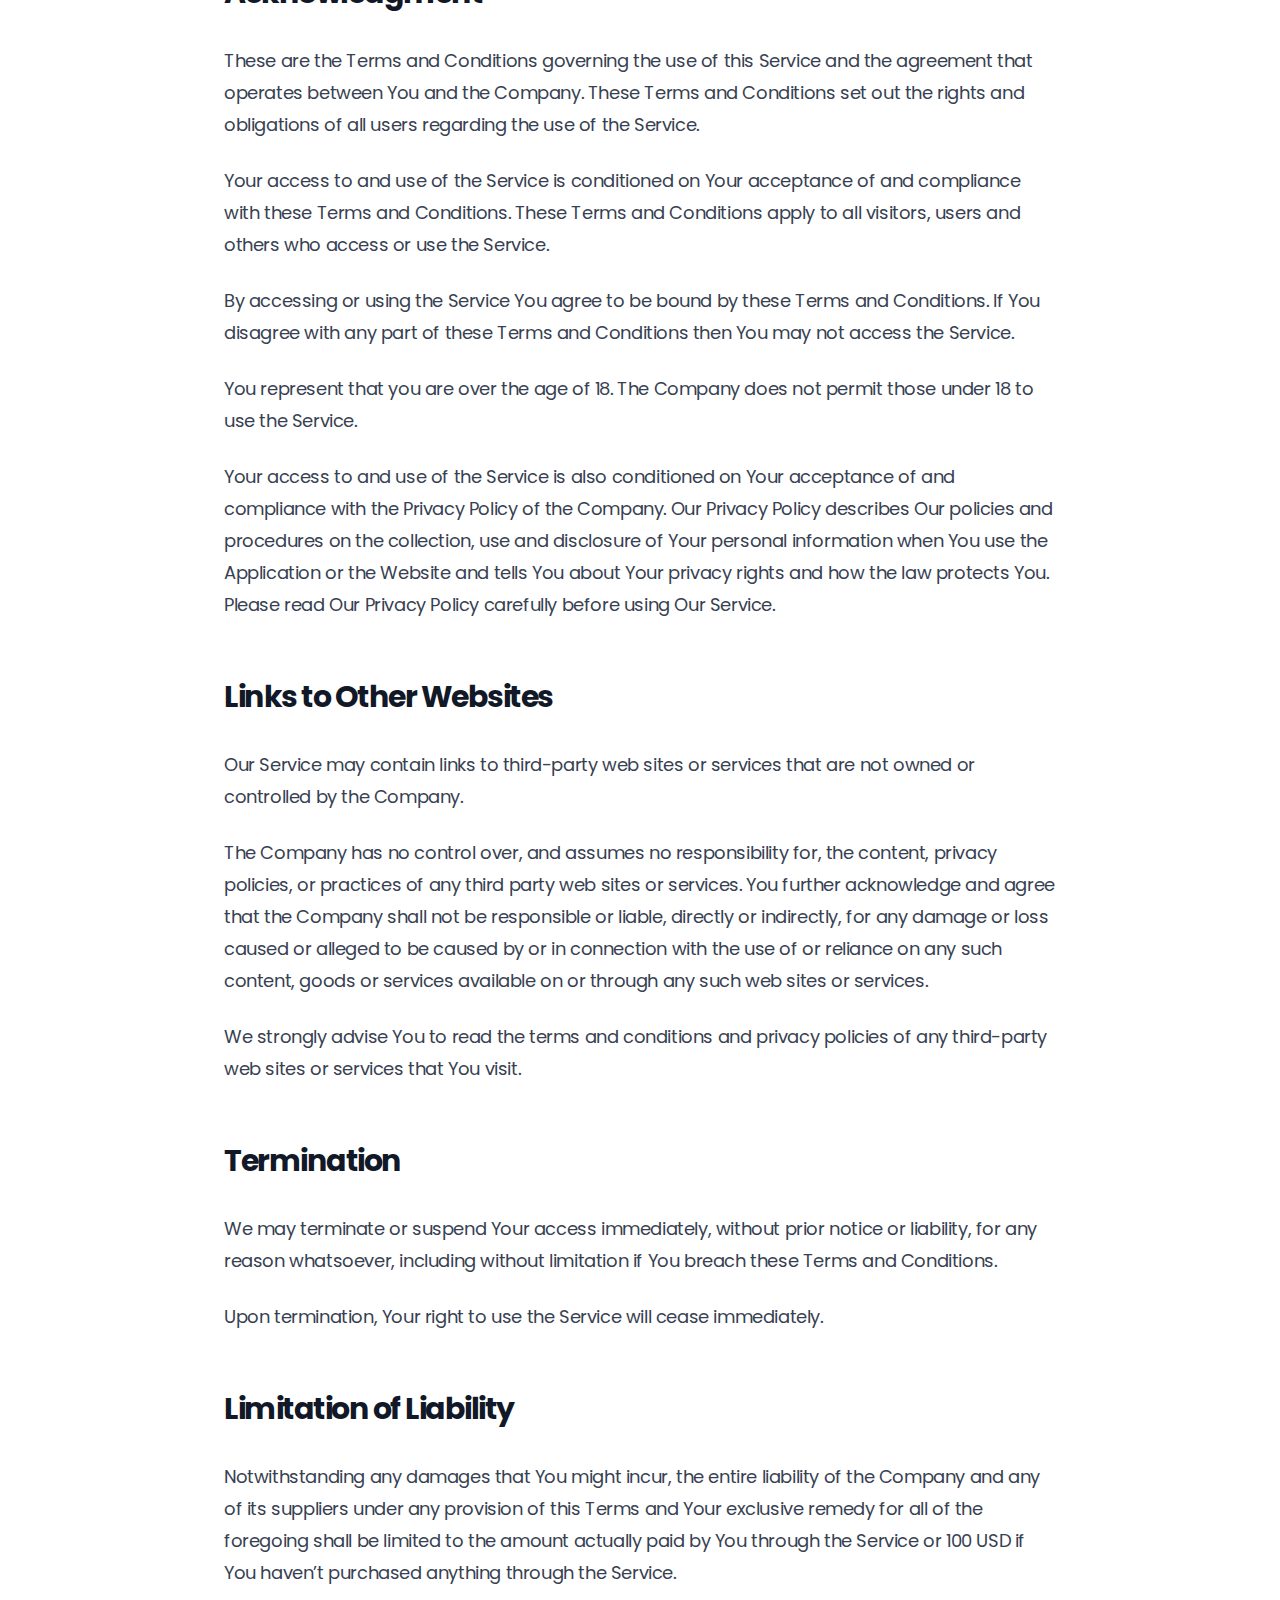
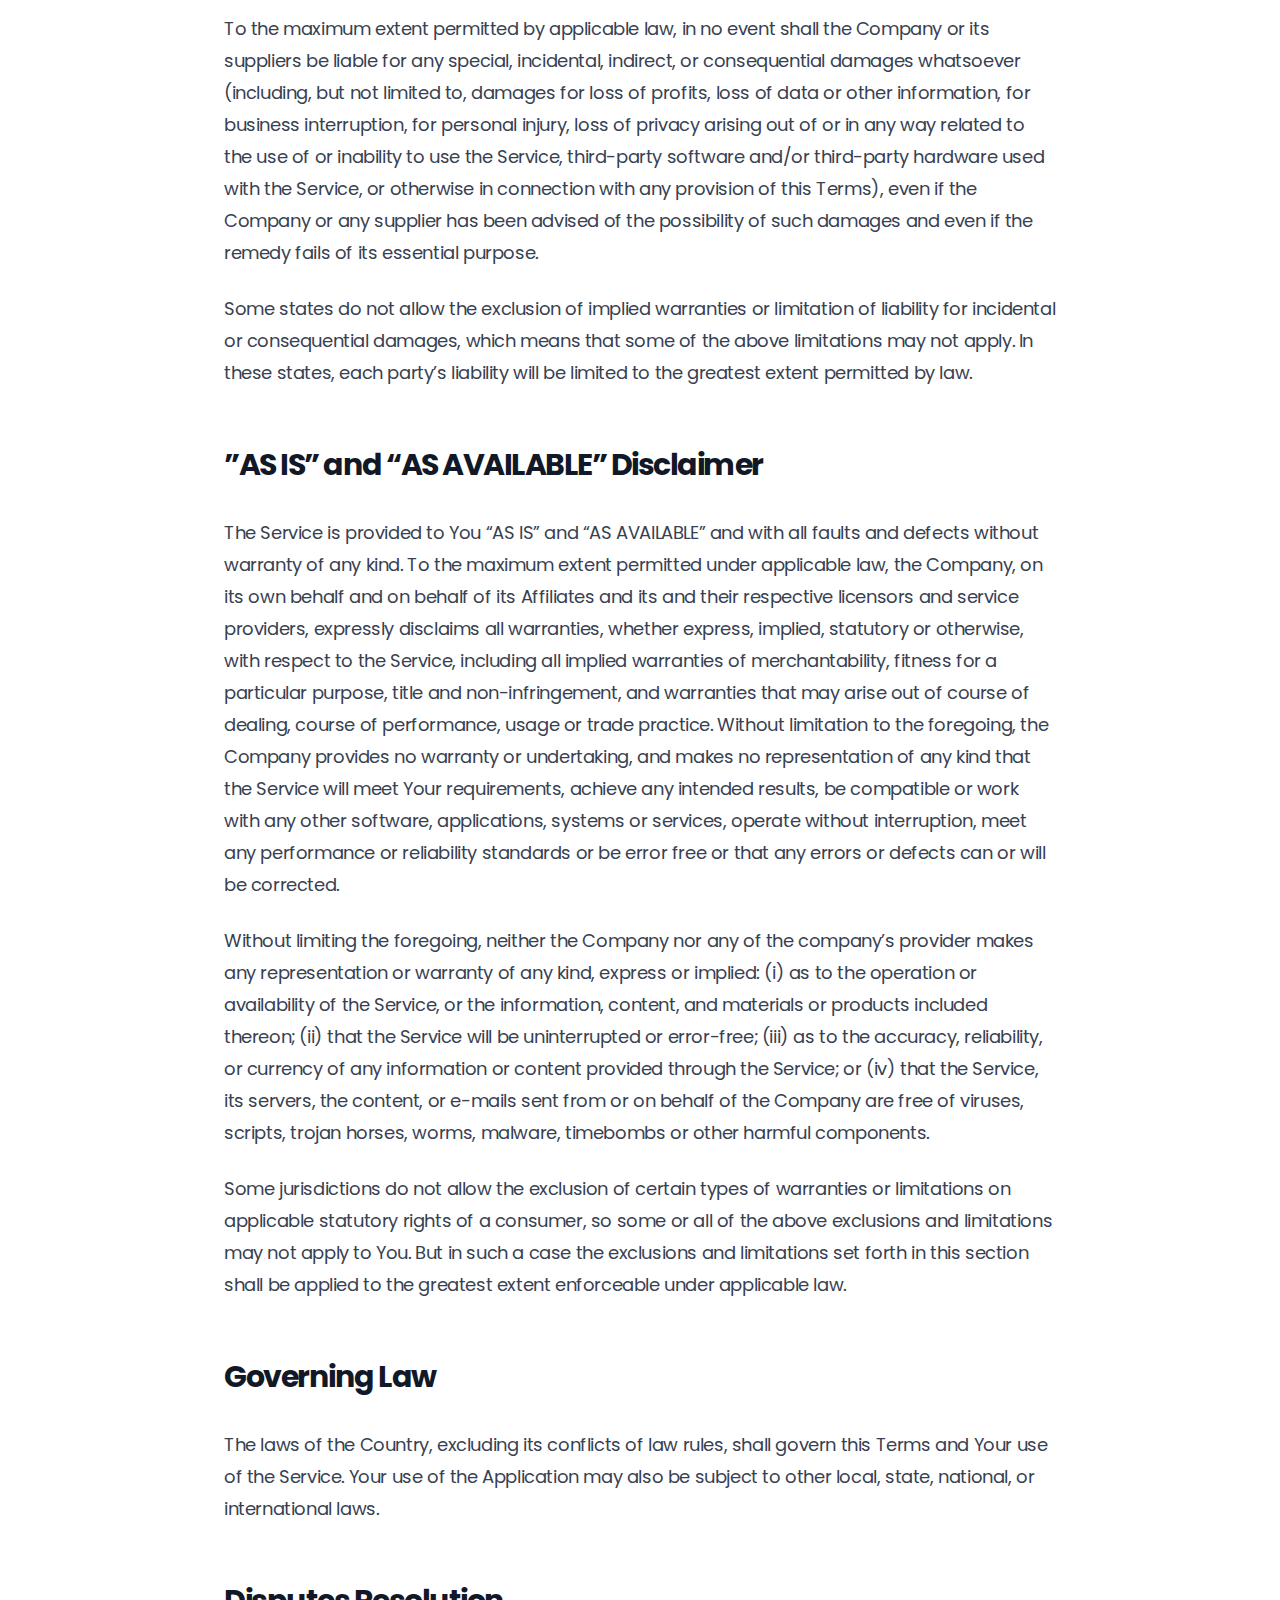
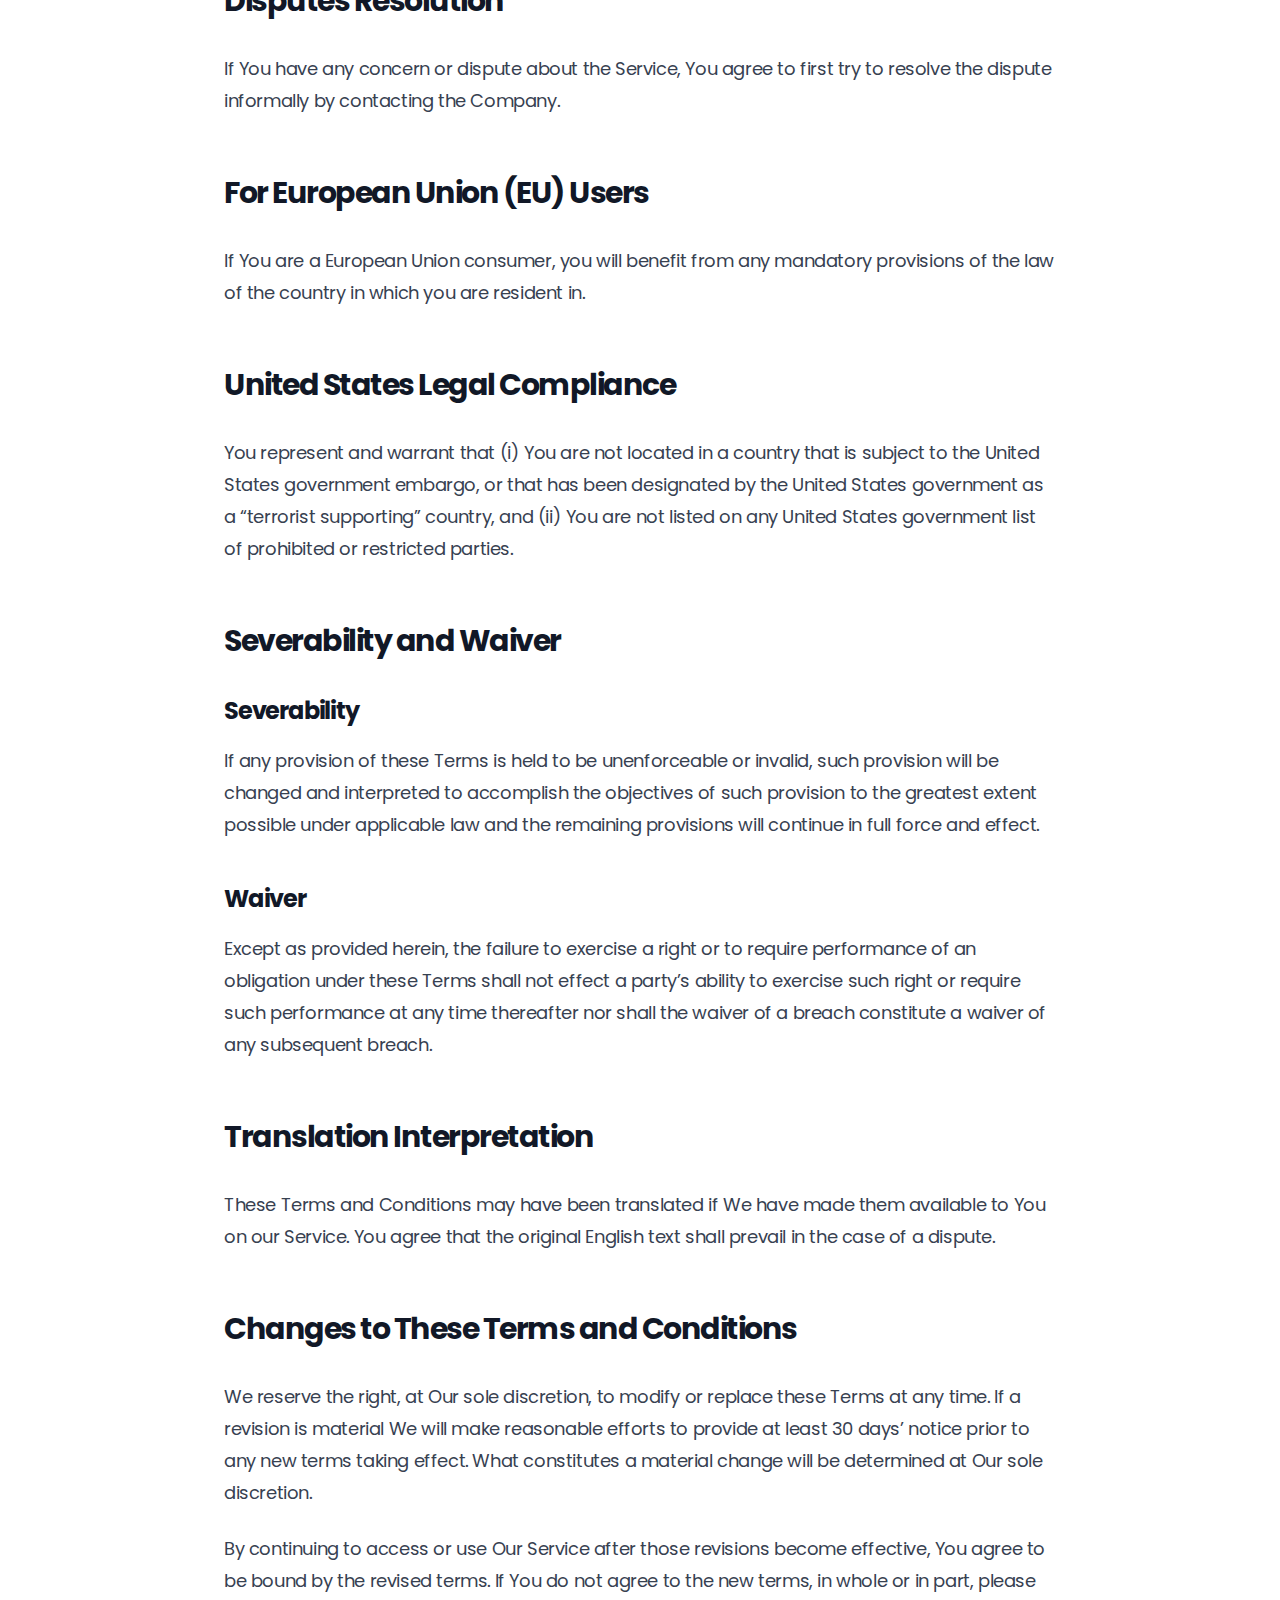
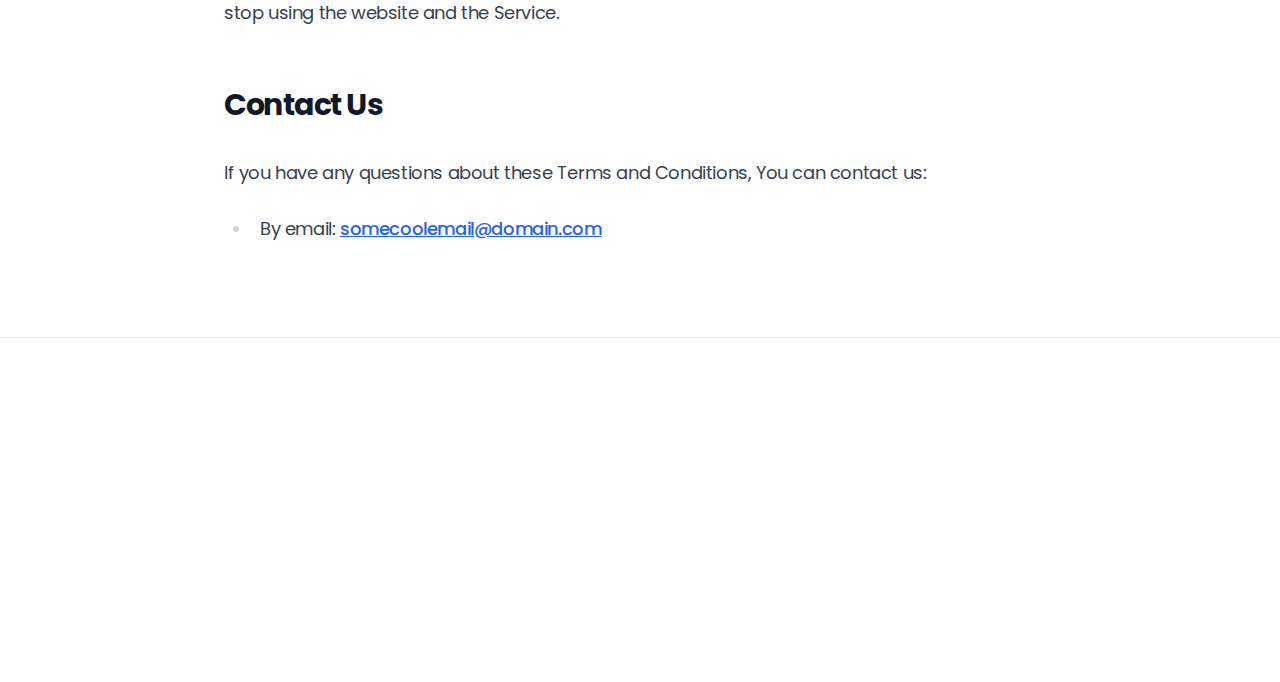
<file: terms/index.html>
<!DOCTYPE html><html class="2xl:text-[20px]" dir="ltr" lang="en"><head><meta charset="UTF-8"><meta content="width=device-width,initial-scale=1" name="viewport"><link href="/sitemap-index.xml" rel="sitemap"><link href="/_astro/favicon.rf9BqUl6.ico" rel="shortcut icon"><link href="/_astro/favicon.Ddzo-ErE.svg" rel="icon" type="image/svg+xml"><link href="/_astro/favicon.Ddzo-ErE.svg" rel="mask-icon" color="#8D46E7"><link href="/_astro/icon.DBSpV5Fu.png" rel="apple-touch-icon" sizes="180x180"><style>:root{--aw-font-sans:'Poppins';--aw-font-serif:'Poppins';--aw-font-heading:'Poppins';--aw-color-primary:rgb(36 164 255);--aw-color-secondary:rgb(0 122 204);--aw-color-accent:rgb(255 149 0);--aw-color-text-heading:rgb(0 0 0);--aw-color-text-default:rgb(16 16 16);--aw-color-text-muted:rgb(16 16 16 / 66%);--aw-color-bg-page:rgb(255 255 255);--aw-color-bg-page-dark:rgb(3 6 32);--gradient-primary:linear-gradient(135deg, #f8fafc 0%, #e2e8f0 100%);--gradient-secondary:linear-gradient(135deg, #e0f2fe 0%, #f0f9ff 100%)}.dark{--aw-font-sans:'Poppins';--aw-font-serif:'Poppins';--aw-font-heading:'Poppins';--aw-color-primary:rgb(36 164 255);--aw-color-secondary:rgb(0 122 204);--aw-color-accent:rgb(255 149 0);--aw-color-text-heading:rgb(247, 248, 248);--aw-color-text-default:rgb(229 236 246);--aw-color-text-muted:rgb(229 236 246 / 66%);--aw-color-bg-page:rgb(3 6 32);--gradient-primary:linear-gradient(135deg, #0f172a 0%, #1e293b 100%);--gradient-secondary:linear-gradient(135deg, #1e293b 0%, #0f172a 100%)}</style><script>!function(){const e="system";function t(e){"dark"===e?document.documentElement.classList.add("dark"):document.documentElement.classList.remove("dark");const t=document.querySelectorAll("[data-aw-toggle-color-scheme] > input");t&&t.length&&t.forEach((t=>{t.checked="dark"!==e}))}e&&e.endsWith(":only")||(localStorage.theme,0)?t(e.replace(":only","")):"dark"===localStorage.theme||!("theme"in localStorage)&&window.matchMedia("(prefers-color-scheme: dark)").matches?t("dark"):t("light")}()</script><title>Terms and Conditions — CodeMetrics</title><meta content="🚀 Insights into your team&#39;s end-to-end development." name="description"><meta content="index,follow" name="robots"><link href="https://github.com/terms" rel="canonical"><meta content="Terms and Conditions" property="og:title"><meta content="🚀 Insights into your team&#39;s end-to-end development." property="og:description"><meta content="https://github.com/terms" property="og:url"><meta content="website" property="og:type"><meta content="https://github.com/_astro/default.BjJF7ex6_1zPdTL.jpg" property="og:image"><meta content="1200" property="og:image:width"><meta content="584" property="og:image:height"><meta content="en" property="og:locale"><meta content="CodeMetrics" property="og:site_name"><meta content="summary_large_image" name="twitter:card"><meta content="true" name="astro-view-transitions-enabled"><meta content="swap" name="astro-view-transitions-fallback"><script src="/_astro/ClientRouter.astro_astro_type_script_index_0_lang.CtSceO8m.js" type="module"></script><link href="/_astro/privacy.1gE3-dNq.css" rel="stylesheet"><style>.perspective-1000[data-astro-cid-jdxxd5jc]{perspective:1000px}[data-astro-cid-jdxxd5jc][data-tilt-effect=true]{transition:transform .2s ease-out;--hover-scale:1}[data-astro-cid-jdxxd5jc][data-tilt-effect=true]:hover{--hover-scale:1.1}</style></head><body class="antialiased bg-page text-default tracking-tight"><header class="w-full mx-auto border-b border-gray-50/0 ease-in-out flex-none sticky top-0 transition-[opacity] z-40" data-aw-sticky-header="true" id="header"><div class="absolute inset-0"></div><div class="w-full md:flex text-default max-w-7xl md:justify-between md:px-6 mx-auto px-3 py-3 relative"><div class="flex justify-between mr-auto rtl:ml-auto rtl:mr-0"><a href="/" class="items-center flex"><div class="items-center flex"><div class="relative" data-astro-cid-jdxxd5jc><img alt="CodeMetrics Logo" class="astro-jdxxd5jc h-8 w-8" crossorigin="anonymous" data-astro-cid-jdxxd5jc decoding="async" height="32" loading="eager" referrerpolicy="no-referrer" sizes="(min-width: 32px) 32px, 100vw" src="/_astro/icon.DBSpV5Fu.png" srcset="/_astro/icon.DBSpV5Fu_Z1nweI.webp 32w, /_astro/icon.DBSpV5Fu_c8yyq.webp 64w" style="object-fit:cover;object-position:center;max-width:32px;max-height:32px;aspect-ratio:1;width:100%" width="32"></div><span class="font-bold dark:text-white md:text-xl ml-2 rtl:ml-0 rtl:mr-2 self-center text-2xl text-gray-900 whitespace-nowrap">CodeMetrics</span></div></a><div class="items-center flex md:hidden"><button aria-label="Toggle Menu" class="items-center flex cursor-pointer flex-col group h-12 justify-center rounded w-12" type="button" data-aw-toggle-menu><span class="sr-only">Toggle Menu</span> <span class="w-6 bg-black dark:bg-white duration-200 ease h-0.5 my-1 opacity-80 rounded-full transform transition group-[.expanded]:rotate-45 group-[.expanded]:translate-y-2.5" aria-hidden="true"></span> <span class="w-6 bg-black dark:bg-white duration-200 ease h-0.5 my-1 opacity-80 rounded-full transform transition group-[.expanded]:opacity-0" aria-hidden="true"></span> <span class="w-6 bg-black dark:bg-white duration-200 ease h-0.5 my-1 opacity-80 rounded-full transform transition group-[.expanded]:-rotate-45 group-[.expanded]:-translate-y-2.5" aria-hidden="true"></span></button></div></div><nav aria-label="Main navigation" class="items-center md:w-auto w-full hidden md:flex md:justify-self-center md:mx-5 md:overflow-x-auto md:overflow-y-visible overflow-x-hidden overflow-y-auto text-default"><ul class="flex flex-col font-medium md:flex-row md:justify-center md:self-center md:text-[0.9375rem] md:w-auto text-xl tracking-[0.01rem] w-full"><li class><a href="/#features" class="items-center flex dark:hover:text-white hover:text-link px-4 py-3 whitespace-nowrap">Features</a></li><li class><a href="/#how-it-works" class="items-center flex dark:hover:text-white hover:text-link px-4 py-3 whitespace-nowrap">How It Works</a></li><li class><a href="/#deployment" class="items-center flex dark:hover:text-white hover:text-link px-4 py-3 whitespace-nowrap">Deployment</a></li><li class><a href="/#faqs" class="items-center flex dark:hover:text-white hover:text-link px-4 py-3 whitespace-nowrap">FAQs</a></li></ul></nav><div class="items-center md:w-auto w-full hidden md:flex bottom-0 fixed justify-end left-0 md:justify-self-end md:mb-0 md:p-0 md:self-center md:static p-3 rtl:left-auto rtl:right-0"><div class="items-center flex justify-between md:w-auto w-full"><div class="flex"><button aria-label="Toggle between Dark and Light mode" class="items-center dark:text-gray-400 inline-flex text-muted dark:focus:ring-gray-700 dark:hover:bg-gray-700 focus:outline-none focus:ring-4 focus:ring-gray-200 hover:bg-gray-100 p-2.5 rounded-lg text-sm" type="button" data-aw-toggle-color-scheme><svg class="w-6 h-6 md:h-5 md:inline-block md:w-5" data-icon="tabler:sun" height="1em" width="1em"><symbol id="ai:tabler:sun" viewBox="0 0 24 24"><path d="M8 12a4 4 0 1 0 8 0a4 4 0 1 0-8 0m-5 0h1m8-9v1m8 8h1m-9 8v1M5.6 5.6l.7.7m12.1-.7l-.7.7m0 11.4l.7.7m-12.1-.7l-.7.7" fill="none" stroke="currentColor" stroke-linecap="round" stroke-linejoin="round" stroke-width="2"/></symbol><use href="#ai:tabler:sun"></use></svg></button></div><span class="rtl:ml-0 ml-4 rtl:mr-4"><a href="/#contact" class="text-sm btn-primary font-semibold md:px-6 ml-2 px-5.5 py-2.5 shadow-none w-auto">Get Started</a></span></div></div></div></header><main><section class="mx-auto max-w-4xl lg:px-8 lg:py-20 px-4 py-16 sm:px-6"><h1 class="font-bold font-heading leading-tighter md:text-5xl text-4xl tracking-tighter">Terms and Conditions</h1><div class="mx-auto max-w-4xl dark:prose-a:text-blue-400 dark:prose-headings:text-slate-300 dark:prose-invert mt-8 prose prose-a:text-blue-600 prose-headings:font-bold prose-headings:font-heading prose-headings:leading-tighter prose-headings:tracking-tighter prose-img:rounded-md prose-img:shadow-lg prose-lg prose-md"><p><em>Last updated</em>: January 06, 2023</p><p>Please read these terms and conditions carefully before using Our Service.</p><h2 id="interpretation-and-definitions">Interpretation and Definitions</h2><h3 id="interpretation">Interpretation</h3><p>The words of which the initial letter is capitalized have meanings defined under the following conditions. The following definitions shall have the same meaning regardless of whether they appear in singular or in plural.</p><h3 id="definitions">Definitions</h3><p>For the purposes of these Terms and Conditions:</p><ul><li><p><strong>Affiliate</strong> means an entity that controls, is controlled by or is under common control with a party, where “control” means ownership of 50% or more of the shares, equity interest or other securities entitled to vote for election of directors or other managing authority.</p></li><li><p><strong>Country</strong> refers to: California, United States</p></li><li><p><strong>Company</strong> (referred to as either “the Company”, “We”, “Us” or “Our” in this Agreement) refers to AstroWind LLC, 1 Cupertino, CA 95014.</p></li><li><p><strong>Device</strong> means any device that can access the Service such as a computer, a cellphone or a digital tablet.</p></li><li><p><strong>Service</strong> refers to the Website.</p></li><li><p><strong>Terms and Conditions</strong> (also referred as “Terms”) mean these Terms and Conditions that form the entire agreement between You and the Company regarding the use of the Service. This Terms and Conditions agreement is a Demo.</p></li><li><p><strong>Third-party Social Media Service</strong> means any services or content (including data, information, products or services) provided by a third-party that may be displayed, included or made available by the Service.</p></li><li><p><strong>Website</strong> refers to AstroWind, accessible from <a href="https://astrowind.vercel.app">https://astrowind.vercel.app</a></p></li><li><p><strong>You</strong> means the individual accessing or using the Service, or the company, or other legal entity on behalf of which such individual is accessing or using the Service, as applicable.</p></li></ul><h2 id="acknowledgment">Acknowledgment</h2><p>These are the Terms and Conditions governing the use of this Service and the agreement that operates between You and the Company. These Terms and Conditions set out the rights and obligations of all users regarding the use of the Service.</p><p>Your access to and use of the Service is conditioned on Your acceptance of and compliance with these Terms and Conditions. These Terms and Conditions apply to all visitors, users and others who access or use the Service.</p><p>By accessing or using the Service You agree to be bound by these Terms and Conditions. If You disagree with any part of these Terms and Conditions then You may not access the Service.</p><p>You represent that you are over the age of 18. The Company does not permit those under 18 to use the Service.</p><p>Your access to and use of the Service is also conditioned on Your acceptance of and compliance with the Privacy Policy of the Company. Our Privacy Policy describes Our policies and procedures on the collection, use and disclosure of Your personal information when You use the Application or the Website and tells You about Your privacy rights and how the law protects You. Please read Our Privacy Policy carefully before using Our Service.</p><h2 id="links-to-other-websites">Links to Other Websites</h2><p>Our Service may contain links to third-party web sites or services that are not owned or controlled by the Company.</p><p>The Company has no control over, and assumes no responsibility for, the content, privacy policies, or practices of any third party web sites or services. You further acknowledge and agree that the Company shall not be responsible or liable, directly or indirectly, for any damage or loss caused or alleged to be caused by or in connection with the use of or reliance on any such content, goods or services available on or through any such web sites or services.</p><p>We strongly advise You to read the terms and conditions and privacy policies of any third-party web sites or services that You visit.</p><h2 id="termination">Termination</h2><p>We may terminate or suspend Your access immediately, without prior notice or liability, for any reason whatsoever, including without limitation if You breach these Terms and Conditions.</p><p>Upon termination, Your right to use the Service will cease immediately.</p><h2 id="limitation-of-liability">Limitation of Liability</h2><p>Notwithstanding any damages that You might incur, the entire liability of the Company and any of its suppliers under any provision of this Terms and Your exclusive remedy for all of the foregoing shall be limited to the amount actually paid by You through the Service or 100 USD if You haven’t purchased anything through the Service.</p><p>To the maximum extent permitted by applicable law, in no event shall the Company or its suppliers be liable for any special, incidental, indirect, or consequential damages whatsoever (including, but not limited to, damages for loss of profits, loss of data or other information, for business interruption, for personal injury, loss of privacy arising out of or in any way related to the use of or inability to use the Service, third-party software and/or third-party hardware used with the Service, or otherwise in connection with any provision of this Terms), even if the Company or any supplier has been advised of the possibility of such damages and even if the remedy fails of its essential purpose.</p><p>Some states do not allow the exclusion of implied warranties or limitation of liability for incidental or consequential damages, which means that some of the above limitations may not apply. In these states, each party’s liability will be limited to the greatest extent permitted by law.</p><h2 id="as-is-and-as-available-disclaimer">”AS IS” and “AS AVAILABLE” Disclaimer</h2><p>The Service is provided to You “AS IS” and “AS AVAILABLE” and with all faults and defects without warranty of any kind. To the maximum extent permitted under applicable law, the Company, on its own behalf and on behalf of its Affiliates and its and their respective licensors and service providers, expressly disclaims all warranties, whether express, implied, statutory or otherwise, with respect to the Service, including all implied warranties of merchantability, fitness for a particular purpose, title and non-infringement, and warranties that may arise out of course of dealing, course of performance, usage or trade practice. Without limitation to the foregoing, the Company provides no warranty or undertaking, and makes no representation of any kind that the Service will meet Your requirements, achieve any intended results, be compatible or work with any other software, applications, systems or services, operate without interruption, meet any performance or reliability standards or be error free or that any errors or defects can or will be corrected.</p><p>Without limiting the foregoing, neither the Company nor any of the company’s provider makes any representation or warranty of any kind, express or implied: (i) as to the operation or availability of the Service, or the information, content, and materials or products included thereon; (ii) that the Service will be uninterrupted or error-free; (iii) as to the accuracy, reliability, or currency of any information or content provided through the Service; or (iv) that the Service, its servers, the content, or e-mails sent from or on behalf of the Company are free of viruses, scripts, trojan horses, worms, malware, timebombs or other harmful components.</p><p>Some jurisdictions do not allow the exclusion of certain types of warranties or limitations on applicable statutory rights of a consumer, so some or all of the above exclusions and limitations may not apply to You. But in such a case the exclusions and limitations set forth in this section shall be applied to the greatest extent enforceable under applicable law.</p><h2 id="governing-law">Governing Law</h2><p>The laws of the Country, excluding its conflicts of law rules, shall govern this Terms and Your use of the Service. Your use of the Application may also be subject to other local, state, national, or international laws.</p><h2 id="disputes-resolution">Disputes Resolution</h2><p>If You have any concern or dispute about the Service, You agree to first try to resolve the dispute informally by contacting the Company.</p><h2 id="for-european-union-eu-users">For European Union (EU) Users</h2><p>If You are a European Union consumer, you will benefit from any mandatory provisions of the law of the country in which you are resident in.</p><h2 id="united-states-legal-compliance">United States Legal Compliance</h2><p>You represent and warrant that (i) You are not located in a country that is subject to the United States government embargo, or that has been designated by the United States government as a “terrorist supporting” country, and (ii) You are not listed on any United States government list of prohibited or restricted parties.</p><h2 id="severability-and-waiver">Severability and Waiver</h2><h3 id="severability">Severability</h3><p>If any provision of these Terms is held to be unenforceable or invalid, such provision will be changed and interpreted to accomplish the objectives of such provision to the greatest extent possible under applicable law and the remaining provisions will continue in full force and effect.</p><h3 id="waiver">Waiver</h3><p>Except as provided herein, the failure to exercise a right or to require performance of an obligation under these Terms shall not effect a party’s ability to exercise such right or require such performance at any time thereafter nor shall the waiver of a breach constitute a waiver of any subsequent breach.</p><h2 id="translation-interpretation">Translation Interpretation</h2><p>These Terms and Conditions may have been translated if We have made them available to You on our Service. You agree that the original English text shall prevail in the case of a dispute.</p><h2 id="changes-to-these-terms-and-conditions">Changes to These Terms and Conditions</h2><p>We reserve the right, at Our sole discretion, to modify or replace these Terms at any time. If a revision is material We will make reasonable efforts to provide at least 30 days’ notice prior to any new terms taking effect. What constitutes a material change will be determined at Our sole discretion.</p><p>By continuing to access or use Our Service after those revisions become effective, You agree to be bound by the revised terms. If You do not agree to the new terms, in whole or in part, please stop using the website and the Service.</p><h2 id="contact-us">Contact Us</h2><p>If you have any questions about these Terms and Conditions, You can contact us:</p><ul><li>By email: <a href="mailto:somecoolemail@domain.com">somecoolemail@domain.com</a></li></ul></div></section></main><footer class="relative border-gray-200 border-t dark:border-slate-800 not-prose"><div class="absolute inset-0 dark:bg-dark pointer-events-none" aria-hidden="true"></div><div class="mx-auto max-w-7xl relative dark:text-slate-300 intercept-no-queue intersect-once intersect-quarter motion-safe:md:intersect:animate-fade motion-safe:md:opacity-0 px-4 sm:px-6"><div class="gap-4 gap-y-8 grid grid-cols-12 md:py-12 py-8 sm:gap-8"><div class="col-span-12 lg:col-span-4"><div class="mb-2"><a href="/" class="inline-block font-bold text-xl">CodeMetrics</a></div><div class="text-muted text-sm flex gap-1"><a href="/terms" class="items-center dark:text-gray-400 inline-flex text-muted duration-150 ease-in-out hover:text-gray-700 hover:underline transition">Terms </a>· <a href="/privacy" class="items-center dark:text-gray-400 inline-flex text-muted duration-150 ease-in-out hover:text-gray-700 hover:underline transition">Privacy Policy</a></div></div><div class="col-span-6 lg:col-span-2 md:col-span-3"><div class="mb-2 dark:text-gray-300 font-medium">Product</div><ul class="text-sm"><li class="mb-2"><a href="/#features" class="items-center dark:text-gray-400 inline-flex text-muted duration-150 ease-in-out hover:text-gray-700 hover:underline transition">Features</a></li><li class="mb-2"><a href="/#how-it-works" class="items-center dark:text-gray-400 inline-flex text-muted duration-150 ease-in-out hover:text-gray-700 hover:underline transition">How It Works</a></li><li class="mb-2"><a href="https://code-metrics-project.github.io/docs/" class="items-center dark:text-gray-400 inline-flex text-muted duration-150 ease-in-out hover:text-gray-700 hover:underline transition" rel="noopener noreferrer" target="_blank">Documentation <svg class="inline-block -mr-1.5 h-4 ml-1 rtl:-ml-1.5 rtl:mr-1 w-4" data-icon="tabler:external-link" height="1em" width="1em"><symbol id="ai:tabler:external-link" viewBox="0 0 24 24"><path d="M12 6H6a2 2 0 0 0-2 2v10a2 2 0 0 0 2 2h10a2 2 0 0 0 2-2v-6m-7 1l9-9m-5 0h5v5" fill="none" stroke="currentColor" stroke-linecap="round" stroke-linejoin="round" stroke-width="2"/></symbol><use href="#ai:tabler:external-link"></use></svg></a></li><li class="mb-2"><a href="https://github.com/code-metrics-project" class="items-center dark:text-gray-400 inline-flex text-muted duration-150 ease-in-out hover:text-gray-700 hover:underline transition" rel="noopener noreferrer" target="_blank">GitHub <svg class="inline-block -mr-1.5 h-4 ml-1 rtl:-ml-1.5 rtl:mr-1 w-4" data-icon="tabler:external-link" height="1em" width="1em" viewBox="0 0 24 24"><use href="#ai:tabler:external-link"></use></svg></a></li></ul></div><div class="col-span-6 lg:col-span-2 md:col-span-3"><div class="mb-2 dark:text-gray-300 font-medium">Resources</div><ul class="text-sm"><li class="mb-2"><a href="https://code-metrics-project.github.io/docs/" class="items-center dark:text-gray-400 inline-flex text-muted duration-150 ease-in-out hover:text-gray-700 hover:underline transition" rel="noopener noreferrer" target="_blank">Documentation <svg class="inline-block -mr-1.5 h-4 ml-1 rtl:-ml-1.5 rtl:mr-1 w-4" data-icon="tabler:external-link" height="1em" width="1em" viewBox="0 0 24 24"><use href="#ai:tabler:external-link"></use></svg></a></li><li class="mb-2"><a href="https://code-metrics-project.github.io/docs/getting_started/" class="items-center dark:text-gray-400 inline-flex text-muted duration-150 ease-in-out hover:text-gray-700 hover:underline transition" rel="noopener noreferrer" target="_blank">Getting Started <svg class="inline-block -mr-1.5 h-4 ml-1 rtl:-ml-1.5 rtl:mr-1 w-4" data-icon="tabler:external-link" height="1em" width="1em" viewBox="0 0 24 24"><use href="#ai:tabler:external-link"></use></svg></a></li><li class="mb-2"><a href="https://code-metrics-project.github.io/docs/configuration/" class="items-center dark:text-gray-400 inline-flex text-muted duration-150 ease-in-out hover:text-gray-700 hover:underline transition" rel="noopener noreferrer" target="_blank">Configuration Guide <svg class="inline-block -mr-1.5 h-4 ml-1 rtl:-ml-1.5 rtl:mr-1 w-4" data-icon="tabler:external-link" height="1em" width="1em" viewBox="0 0 24 24"><use href="#ai:tabler:external-link"></use></svg></a></li><li class="mb-2"><a href="https://code-metrics-project.github.io/docs/deployment/" class="items-center dark:text-gray-400 inline-flex text-muted duration-150 ease-in-out hover:text-gray-700 hover:underline transition" rel="noopener noreferrer" target="_blank">Deployment Guide <svg class="inline-block -mr-1.5 h-4 ml-1 rtl:-ml-1.5 rtl:mr-1 w-4" data-icon="tabler:external-link" height="1em" width="1em" viewBox="0 0 24 24"><use href="#ai:tabler:external-link"></use></svg></a></li></ul></div><div class="col-span-6 lg:col-span-2 md:col-span-3"><div class="mb-2 dark:text-gray-300 font-medium">Community</div><ul class="text-sm"><li class="mb-2"><a href="https://github.com/code-metrics-project" class="items-center dark:text-gray-400 inline-flex text-muted duration-150 ease-in-out hover:text-gray-700 hover:underline transition" rel="noopener noreferrer" target="_blank">GitHub Repository <svg class="inline-block -mr-1.5 h-4 ml-1 rtl:-ml-1.5 rtl:mr-1 w-4" data-icon="tabler:external-link" height="1em" width="1em" viewBox="0 0 24 24"><use href="#ai:tabler:external-link"></use></svg></a></li><li class="mb-2"><a href="https://github.com/code-metrics-project/releases" class="items-center dark:text-gray-400 inline-flex text-muted duration-150 ease-in-out hover:text-gray-700 hover:underline transition" rel="noopener noreferrer" target="_blank">Releases <svg class="inline-block -mr-1.5 h-4 ml-1 rtl:-ml-1.5 rtl:mr-1 w-4" data-icon="tabler:external-link" height="1em" width="1em" viewBox="0 0 24 24"><use href="#ai:tabler:external-link"></use></svg></a></li></ul></div></div><div class="md:items-center md:flex md:justify-between md:py-8 py-6"><ul class="flex -ml-2 mb-4 md:mb-0 md:ml-4 md:order-1 rtl:-mr-2 rtl:md:ml-0 rtl:md:mr-4 rtl:ml-0"><li><a href="https://github.com/code-metrics-project" class="items-center dark:text-gray-400 inline-flex text-muted dark:focus:ring-gray-700 dark:hover:bg-gray-700 focus:outline-none focus:ring-4 focus:ring-gray-200 hover:bg-gray-100 p-2.5 rounded-lg text-sm" rel="noopener noreferrer" target="_blank" aria-label="Github"><svg class="h-5 w-5" data-icon="tabler:brand-github" height="1em" width="1em"><symbol id="ai:tabler:brand-github" viewBox="0 0 24 24"><path d="M9 19c-4.3 1.4-4.3-2.5-6-3m12 5v-3.5c0-1 .1-1.4-.5-2c2.8-.3 5.5-1.4 5.5-6a4.6 4.6 0 0 0-1.3-3.2a4.2 4.2 0 0 0-.1-3.2s-1.1-.3-3.5 1.3a12.3 12.3 0 0 0-6.2 0C6.5 2.8 5.4 3.1 5.4 3.1a4.2 4.2 0 0 0-.1 3.2A4.6 4.6 0 0 0 4 9.5c0 4.6 2.7 5.7 5.5 6c-.6.6-.6 1.2-.5 2V21" fill="none" stroke="currentColor" stroke-linecap="round" stroke-linejoin="round" stroke-width="2"/></symbol><use href="#ai:tabler:brand-github"></use></svg></a></li><li><a href="https://instagram.com/deloittedigitaluk" class="items-center dark:text-gray-400 inline-flex text-muted dark:focus:ring-gray-700 dark:hover:bg-gray-700 focus:outline-none focus:ring-4 focus:ring-gray-200 hover:bg-gray-100 p-2.5 rounded-lg text-sm" rel="noopener noreferrer" target="_blank" aria-label="Instagram"><svg class="h-5 w-5" data-icon="tabler:brand-instagram" height="1em" width="1em"><symbol id="ai:tabler:brand-instagram" viewBox="0 0 24 24"><g fill="none" stroke="currentColor" stroke-linecap="round" stroke-linejoin="round" stroke-width="2"><path d="M4 8a4 4 0 0 1 4-4h8a4 4 0 0 1 4 4v8a4 4 0 0 1-4 4H8a4 4 0 0 1-4-4z"/><path d="M9 12a3 3 0 1 0 6 0a3 3 0 0 0-6 0m7.5-4.5v.01"/></g></symbol><use href="#ai:tabler:brand-instagram"></use></svg></a></li></ul><div class="text-sm dark:text-muted mr-4">Made with ❤️ and 🤖 by the CodeMetrics Team</div></div></div></footer><script>!function(){const e="system";if(window.basic_script)return;function t(e){"dark"===e?document.documentElement.classList.add("dark"):document.documentElement.classList.remove("dark")}window.basic_script=!0;const d=function(){e&&e.endsWith(":only")||(localStorage.theme,0)?t(e.replace(":only","")):"dark"===localStorage.theme||!("theme"in localStorage)&&window.matchMedia("(prefers-color-scheme: dark)").matches?t("dark"):t("light")};function a(e,t,d){const a="string"==typeof e?document.querySelectorAll(e):e;a&&a.length&&a.forEach((e=>{e.addEventListener(t,(t=>d(t,e)),!1)}))}d();const o=function(){let t=window.scrollY,d=!0;a("#header nav","click",(function(){document.querySelector("[data-aw-toggle-menu]")?.classList.remove("expanded"),document.body.classList.remove("overflow-hidden"),document.getElementById("header")?.classList.remove("h-screen"),document.getElementById("header")?.classList.remove("expanded"),document.getElementById("header")?.classList.remove("bg-page"),document.querySelector("#header nav")?.classList.add("hidden"),document.querySelector("#header > div > div:last-child")?.classList.add("hidden")})),a("[data-aw-toggle-menu]","click",(function(e,t){t.classList.toggle("expanded"),document.body.classList.toggle("overflow-hidden"),document.getElementById("header")?.classList.toggle("h-screen"),document.getElementById("header")?.classList.toggle("expanded"),document.getElementById("header")?.classList.toggle("bg-page"),document.querySelector("#header nav")?.classList.toggle("hidden"),document.querySelector("#header > div > div:last-child")?.classList.toggle("hidden")})),a("[data-aw-toggle-color-scheme]","click",(function(){e.endsWith(":only")||(document.documentElement.classList.toggle("dark"),localStorage.theme=document.documentElement.classList.contains("dark")?"dark":"light")})),a("[data-aw-social-share]","click",(function(e,t){const d=t.getAttribute("data-aw-social-share"),a=encodeURIComponent(t.getAttribute("data-aw-url")),o=encodeURIComponent(t.getAttribute("data-aw-text"));let n;switch(d){case"facebook":n=`https://www.facebook.com/sharer.php?u=${a}`;break;case"twitter":n=`https://twitter.com/intent/tweet?url=${a}&text=${o}`;break;case"linkedin":n=`https://www.linkedin.com/shareArticle?mini=true&url=${a}&title=${o}`;break;case"whatsapp":n=`https://wa.me/?text=${o}%20${a}`;break;case"mail":n=`mailto:?subject=%22${o}%22&body=${o}%20${a}`;break;default:return}const c=document.createElement("a");c.target="_blank",c.href=n,c.click()}));function o(){const e=document.querySelector("#header[data-aw-sticky-header]");e&&(t>60&&!e.classList.contains("scroll")?e.classList.add("scroll"):t<=60&&e.classList.contains("scroll")&&e.classList.remove("scroll"),d=!1)}window.matchMedia("(max-width: 767px)").addEventListener("change",(function(){document.querySelector("[data-aw-toggle-menu]")?.classList.remove("expanded"),document.body.classList.remove("overflow-hidden"),document.getElementById("header")?.classList.remove("h-screen"),document.getElementById("header")?.classList.remove("expanded"),document.getElementById("header")?.classList.remove("bg-page"),document.querySelector("#header nav")?.classList.add("hidden"),document.querySelector("#header > div > div:last-child")?.classList.add("hidden")})),o(),a([document],"scroll",(function(){t=window.scrollY,d||(window.requestAnimationFrame((()=>{o()})),d=!0)}))},n=function(){document.documentElement.classList.add("motion-safe:scroll-smooth");const e=document.querySelector("[data-aw-toggle-menu]");e&&e.classList.remove("expanded"),document.body.classList.remove("overflow-hidden"),document.getElementById("header")?.classList.remove("h-screen"),document.getElementById("header")?.classList.remove("expanded"),document.querySelector("#header nav")?.classList.add("hidden")};window.onload=o,window.onpageshow=n,document.addEventListener("astro:after-swap",(()=>{d(),o(),n()}))}()</script><script>const Observer={observer:null,delayBetweenAnimations:100,animationCounter:0,start(){const t=Array.from(document.querySelectorAll(['[class*=" intersect:"]','[class*=":intersect:"]','[class^="intersect:"]','[class="intersect"]','[class*=" intersect "]','[class^="intersect "]','[class$=" intersect"]'].join(",")));t.forEach((t=>{var e;t.setAttribute("no-intersect",""),t._intersectionThreshold=(e=t).classList.contains("intersect-full")?.99:e.classList.contains("intersect-half")?.5:e.classList.contains("intersect-quarter")?.25:0}));this.observer=new IntersectionObserver((t=>{t.forEach((t=>{requestAnimationFrame((()=>{const e=t.target,s=t.intersectionRatio,n=e._intersectionThreshold;if(e.classList.contains("intersect-no-queue"))t.isIntersecting?(e.removeAttribute("no-intersect"),e.classList.contains("intersect-once")&&this.observer.unobserve(e)):e.setAttribute("no-intersect","");else if(s>=n){if(!e.hasAttribute("data-animated")){e.removeAttribute("no-intersect"),e.setAttribute("data-animated","true");const t=this.animationCounter*this.delayBetweenAnimations;this.animationCounter++,e.style.transitionDelay=`${t}ms`,e.style.animationDelay=`${t}ms`,e.classList.contains("intersect-once")&&this.observer.unobserve(e)}}else e.setAttribute("no-intersect",""),e.removeAttribute("data-animated"),e.style.transitionDelay="",e.style.animationDelay="",this.animationCounter=0}))}))}).bind(this),{threshold:[0,.25,.5,.99]}),t.forEach((t=>{this.observer.observe(t)}))}};Observer.start(),document.addEventListener("astro:after-swap",(()=>{Observer.start()}))</script></body></html>
</file>
<file: _astro/index.1gE3-dNq.css>
*,:before,:after{--tw-border-spacing-x:0;--tw-border-spacing-y:0;--tw-translate-x:0;--tw-translate-y:0;--tw-rotate:0;--tw-skew-x:0;--tw-skew-y:0;--tw-scale-x:1;--tw-scale-y:1;--tw-pan-x: ;--tw-pan-y: ;--tw-pinch-zoom: ;--tw-scroll-snap-strictness:proximity;--tw-gradient-from-position: ;--tw-gradient-via-position: ;--tw-gradient-to-position: ;--tw-ordinal: ;--tw-slashed-zero: ;--tw-numeric-figure: ;--tw-numeric-spacing: ;--tw-numeric-fraction: ;--tw-ring-inset: ;--tw-ring-offset-width:0px;--tw-ring-offset-color:#fff;--tw-ring-color:rgb(59 130 246 / .5);--tw-ring-offset-shadow:0 0 #0000;--tw-ring-shadow:0 0 #0000;--tw-shadow:0 0 #0000;--tw-shadow-colored:0 0 #0000;--tw-blur: ;--tw-brightness: ;--tw-contrast: ;--tw-grayscale: ;--tw-hue-rotate: ;--tw-invert: ;--tw-saturate: ;--tw-sepia: ;--tw-drop-shadow: ;--tw-backdrop-blur: ;--tw-backdrop-brightness: ;--tw-backdrop-contrast: ;--tw-backdrop-grayscale: ;--tw-backdrop-hue-rotate: ;--tw-backdrop-invert: ;--tw-backdrop-opacity: ;--tw-backdrop-saturate: ;--tw-backdrop-sepia: ;--tw-contain-size: ;--tw-contain-layout: ;--tw-contain-paint: ;--tw-contain-style: }::backdrop{--tw-border-spacing-x:0;--tw-border-spacing-y:0;--tw-translate-x:0;--tw-translate-y:0;--tw-rotate:0;--tw-skew-x:0;--tw-skew-y:0;--tw-scale-x:1;--tw-scale-y:1;--tw-pan-x: ;--tw-pan-y: ;--tw-pinch-zoom: ;--tw-scroll-snap-strictness:proximity;--tw-gradient-from-position: ;--tw-gradient-via-position: ;--tw-gradient-to-position: ;--tw-ordinal: ;--tw-slashed-zero: ;--tw-numeric-figure: ;--tw-numeric-spacing: ;--tw-numeric-fraction: ;--tw-ring-inset: ;--tw-ring-offset-width:0px;--tw-ring-offset-color:#fff;--tw-ring-color:rgb(59 130 246 / .5);--tw-ring-offset-shadow:0 0 #0000;--tw-ring-shadow:0 0 #0000;--tw-shadow:0 0 #0000;--tw-shadow-colored:0 0 #0000;--tw-blur: ;--tw-brightness: ;--tw-contrast: ;--tw-grayscale: ;--tw-hue-rotate: ;--tw-invert: ;--tw-saturate: ;--tw-sepia: ;--tw-drop-shadow: ;--tw-backdrop-blur: ;--tw-backdrop-brightness: ;--tw-backdrop-contrast: ;--tw-backdrop-grayscale: ;--tw-backdrop-hue-rotate: ;--tw-backdrop-invert: ;--tw-backdrop-opacity: ;--tw-backdrop-saturate: ;--tw-backdrop-sepia: ;--tw-contain-size: ;--tw-contain-layout: ;--tw-contain-paint: ;--tw-contain-style: }*,:before,:after{box-sizing:border-box;border-width:0;border-style:solid;border-color:#e5e7eb}:before,:after{--tw-content:""}html,:host{line-height:1.5;-webkit-text-size-adjust:100%;-moz-tab-size:4;-o-tab-size:4;tab-size:4;font-family:var(--aw-font-sans, ui-sans-serif),ui-sans-serif,system-ui,sans-serif,"Apple Color Emoji","Segoe UI Emoji","Segoe UI Symbol","Noto Color Emoji";font-feature-settings:normal;font-variation-settings:normal;-webkit-tap-highlight-color:transparent}body{margin:0;line-height:inherit}hr{height:0;color:inherit;border-top-width:1px}abbr:where([title]){-webkit-text-decoration:underline dotted;text-decoration:underline dotted}h1,h2,h3,h4,h5,h6{font-size:inherit;font-weight:inherit}a{color:inherit;text-decoration:inherit}b,strong{font-weight:bolder}code,kbd,samp,pre{font-family:ui-monospace,SFMono-Regular,Menlo,Monaco,Consolas,Liberation Mono,Courier New,monospace;font-feature-settings:normal;font-variation-settings:normal;font-size:1em}small{font-size:80%}sub,sup{font-size:75%;line-height:0;position:relative;vertical-align:baseline}sub{bottom:-.25em}sup{top:-.5em}table{text-indent:0;border-color:inherit;border-collapse:collapse}button,input,optgroup,select,textarea{font-family:inherit;font-feature-settings:inherit;font-variation-settings:inherit;font-size:100%;font-weight:inherit;line-height:inherit;letter-spacing:inherit;color:inherit;margin:0;padding:0}button,select{text-transform:none}button,input:where([type=button]),input:where([type=reset]),input:where([type=submit]){-webkit-appearance:button;background-color:transparent;background-image:none}:-moz-focusring{outline:auto}:-moz-ui-invalid{box-shadow:none}progress{vertical-align:baseline}::-webkit-inner-spin-button,::-webkit-outer-spin-button{height:auto}[type=search]{-webkit-appearance:textfield;outline-offset:-2px}::-webkit-search-decoration{-webkit-appearance:none}::-webkit-file-upload-button{-webkit-appearance:button;font:inherit}summary{display:list-item}blockquote,dl,dd,h1,h2,h3,h4,h5,h6,hr,figure,p,pre{margin:0}fieldset{margin:0;padding:0}legend{padding:0}ol,ul,menu{list-style:none;margin:0;padding:0}dialog{padding:0}textarea{resize:vertical}input::-moz-placeholder,textarea::-moz-placeholder{opacity:1;color:#9ca3af}input::placeholder,textarea::placeholder{opacity:1;color:#9ca3af}button,[role=button]{cursor:pointer}:disabled{cursor:default}img,svg,video,canvas,audio,iframe,embed,object{display:block;vertical-align:middle}img,video{max-width:100%;height:auto}[hidden]:where(:not([hidden=until-found])){display:none}.container{width:100%}@media (min-width:640px){.container{max-width:640px}}@media (min-width:768px){.container{max-width:768px}}@media (min-width:1024px){.container{max-width:1024px}}@media (min-width:1280px){.container{max-width:1280px}}@media (min-width:1536px){.container{max-width:1536px}}.prose{color:var(--tw-prose-body);max-width:65ch}.prose :where(p):not(:where([class~=not-prose],[class~=not-prose] *)){margin-top:1.25em;margin-bottom:1.25em}.prose :where([class~=lead]):not(:where([class~=not-prose],[class~=not-prose] *)){color:var(--tw-prose-lead);font-size:1.25em;line-height:1.6;margin-top:1.2em;margin-bottom:1.2em}.prose :where(a):not(:where([class~=not-prose],[class~=not-prose] *)){color:var(--tw-prose-links);text-decoration:underline;font-weight:500}.prose :where(strong):not(:where([class~=not-prose],[class~=not-prose] *)){color:var(--tw-prose-bold);font-weight:600}.prose :where(a strong):not(:where([class~=not-prose],[class~=not-prose] *)){color:inherit}.prose :where(blockquote strong):not(:where([class~=not-prose],[class~=not-prose] *)){color:inherit}.prose :where(thead th strong):not(:where([class~=not-prose],[class~=not-prose] *)){color:inherit}.prose :where(ol):not(:where([class~=not-prose],[class~=not-prose] *)){list-style-type:decimal;margin-top:1.25em;margin-bottom:1.25em;padding-inline-start:1.625em}.prose :where(ol[type=A]):not(:where([class~=not-prose],[class~=not-prose] *)){list-style-type:upper-alpha}.prose :where(ol[type=a]):not(:where([class~=not-prose],[class~=not-prose] *)){list-style-type:lower-alpha}.prose :where(ol[type=A s]):not(:where([class~=not-prose],[class~=not-prose] *)){list-style-type:upper-alpha}.prose :where(ol[type=a s]):not(:where([class~=not-prose],[class~=not-prose] *)){list-style-type:lower-alpha}.prose :where(ol[type=I]):not(:where([class~=not-prose],[class~=not-prose] *)){list-style-type:upper-roman}.prose :where(ol[type=i]):not(:where([class~=not-prose],[class~=not-prose] *)){list-style-type:lower-roman}.prose :where(ol[type=I s]):not(:where([class~=not-prose],[class~=not-prose] *)){list-style-type:upper-roman}.prose :where(ol[type=i s]):not(:where([class~=not-prose],[class~=not-prose] *)){list-style-type:lower-roman}.prose :where(ol[type="1"]):not(:where([class~=not-prose],[class~=not-prose] *)){list-style-type:decimal}.prose :where(ul):not(:where([class~=not-prose],[class~=not-prose] *)){list-style-type:disc;margin-top:1.25em;margin-bottom:1.25em;padding-inline-start:1.625em}.prose :where(ol>li):not(:where([class~=not-prose],[class~=not-prose] *))::marker{font-weight:400;color:var(--tw-prose-counters)}.prose :where(ul>li):not(:where([class~=not-prose],[class~=not-prose] *))::marker{color:var(--tw-prose-bullets)}.prose :where(dt):not(:where([class~=not-prose],[class~=not-prose] *)){color:var(--tw-prose-headings);font-weight:600;margin-top:1.25em}.prose :where(hr):not(:where([class~=not-prose],[class~=not-prose] *)){border-color:var(--tw-prose-hr);border-top-width:1px;margin-top:3em;margin-bottom:3em}.prose :where(blockquote):not(:where([class~=not-prose],[class~=not-prose] *)){font-weight:500;font-style:italic;color:var(--tw-prose-quotes);border-inline-start-width:.25rem;border-inline-start-color:var(--tw-prose-quote-borders);quotes:"“""”""‘""’";margin-top:1.6em;margin-bottom:1.6em;padding-inline-start:1em}.prose :where(blockquote p:first-of-type):not(:where([class~=not-prose],[class~=not-prose] *)):before{content:open-quote}.prose :where(blockquote p:last-of-type):not(:where([class~=not-prose],[class~=not-prose] *)):after{content:close-quote}.prose :where(h1):not(:where([class~=not-prose],[class~=not-prose] *)){color:var(--tw-prose-headings);font-weight:800;font-size:2.25em;margin-top:0;margin-bottom:.8888889em;line-height:1.1111111}.prose :where(h1 strong):not(:where([class~=not-prose],[class~=not-prose] *)){font-weight:900;color:inherit}.prose :where(h2):not(:where([class~=not-prose],[class~=not-prose] *)){color:var(--tw-prose-headings);font-weight:700;font-size:1.5em;margin-top:2em;margin-bottom:1em;line-height:1.3333333}.prose :where(h2 strong):not(:where([class~=not-prose],[class~=not-prose] *)){font-weight:800;color:inherit}.prose :where(h3):not(:where([class~=not-prose],[class~=not-prose] *)){color:var(--tw-prose-headings);font-weight:600;font-size:1.25em;margin-top:1.6em;margin-bottom:.6em;line-height:1.6}.prose :where(h3 strong):not(:where([class~=not-prose],[class~=not-prose] *)){font-weight:700;color:inherit}.prose :where(h4):not(:where([class~=not-prose],[class~=not-prose] *)){color:var(--tw-prose-headings);font-weight:600;margin-top:1.5em;margin-bottom:.5em;line-height:1.5}.prose :where(h4 strong):not(:where([class~=not-prose],[class~=not-prose] *)){font-weight:700;color:inherit}.prose :where(img):not(:where([class~=not-prose],[class~=not-prose] *)){margin-top:2em;margin-bottom:2em}.prose :where(picture):not(:where([class~=not-prose],[class~=not-prose] *)){display:block;margin-top:2em;margin-bottom:2em}.prose :where(video):not(:where([class~=not-prose],[class~=not-prose] *)){margin-top:2em;margin-bottom:2em}.prose :where(kbd):not(:where([class~=not-prose],[class~=not-prose] *)){font-weight:500;font-family:inherit;color:var(--tw-prose-kbd);box-shadow:0 0 0 1px rgb(var(--tw-prose-kbd-shadows)/10%),0 3px rgb(var(--tw-prose-kbd-shadows)/10%);font-size:.875em;border-radius:.3125rem;padding-top:.1875em;padding-inline-end:.375em;padding-bottom:.1875em;padding-inline-start:.375em}.prose :where(code):not(:where([class~=not-prose],[class~=not-prose] *)){color:var(--tw-prose-code);font-weight:600;font-size:.875em}.prose :where(code):not(:where([class~=not-prose],[class~=not-prose] *)):before{content:"`"}.prose :where(code):not(:where([class~=not-prose],[class~=not-prose] *)):after{content:"`"}.prose :where(a code):not(:where([class~=not-prose],[class~=not-prose] *)){color:inherit}.prose :where(h1 code):not(:where([class~=not-prose],[class~=not-prose] *)){color:inherit}.prose :where(h2 code):not(:where([class~=not-prose],[class~=not-prose] *)){color:inherit;font-size:.875em}.prose :where(h3 code):not(:where([class~=not-prose],[class~=not-prose] *)){color:inherit;font-size:.9em}.prose :where(h4 code):not(:where([class~=not-prose],[class~=not-prose] *)){color:inherit}.prose :where(blockquote code):not(:where([class~=not-prose],[class~=not-prose] *)){color:inherit}.prose :where(thead th code):not(:where([class~=not-prose],[class~=not-prose] *)){color:inherit}.prose :where(pre):not(:where([class~=not-prose],[class~=not-prose] *)){color:var(--tw-prose-pre-code);background-color:var(--tw-prose-pre-bg);overflow-x:auto;font-weight:400;font-size:.875em;line-height:1.7142857;margin-top:1.7142857em;margin-bottom:1.7142857em;border-radius:.375rem;padding-top:.8571429em;padding-inline-end:1.1428571em;padding-bottom:.8571429em;padding-inline-start:1.1428571em}.prose :where(pre code):not(:where([class~=not-prose],[class~=not-prose] *)){background-color:transparent;border-width:0;border-radius:0;padding:0;font-weight:inherit;color:inherit;font-size:inherit;font-family:inherit;line-height:inherit}.prose :where(pre code):not(:where([class~=not-prose],[class~=not-prose] *)):before{content:none}.prose :where(pre code):not(:where([class~=not-prose],[class~=not-prose] *)):after{content:none}.prose :where(table):not(:where([class~=not-prose],[class~=not-prose] *)){width:100%;table-layout:auto;margin-top:2em;margin-bottom:2em;font-size:.875em;line-height:1.7142857}.prose :where(thead):not(:where([class~=not-prose],[class~=not-prose] *)){border-bottom-width:1px;border-bottom-color:var(--tw-prose-th-borders)}.prose :where(thead th):not(:where([class~=not-prose],[class~=not-prose] *)){color:var(--tw-prose-headings);font-weight:600;vertical-align:bottom;padding-inline-end:.5714286em;padding-bottom:.5714286em;padding-inline-start:.5714286em}.prose :where(tbody tr):not(:where([class~=not-prose],[class~=not-prose] *)){border-bottom-width:1px;border-bottom-color:var(--tw-prose-td-borders)}.prose :where(tbody tr:last-child):not(:where([class~=not-prose],[class~=not-prose] *)){border-bottom-width:0}.prose :where(tbody td):not(:where([class~=not-prose],[class~=not-prose] *)){vertical-align:baseline}.prose :where(tfoot):not(:where([class~=not-prose],[class~=not-prose] *)){border-top-width:1px;border-top-color:var(--tw-prose-th-borders)}.prose :where(tfoot td):not(:where([class~=not-prose],[class~=not-prose] *)){vertical-align:top}.prose :where(th,td):not(:where([class~=not-prose],[class~=not-prose] *)){text-align:start}.prose :where(figure>*):not(:where([class~=not-prose],[class~=not-prose] *)){margin-top:0;margin-bottom:0}.prose :where(figcaption):not(:where([class~=not-prose],[class~=not-prose] *)){color:var(--tw-prose-captions);font-size:.875em;line-height:1.4285714;margin-top:.8571429em}.prose{--tw-prose-body:#374151;--tw-prose-headings:#111827;--tw-prose-lead:#4b5563;--tw-prose-links:#111827;--tw-prose-bold:#111827;--tw-prose-counters:#6b7280;--tw-prose-bullets:#d1d5db;--tw-prose-hr:#e5e7eb;--tw-prose-quotes:#111827;--tw-prose-quote-borders:#e5e7eb;--tw-prose-captions:#6b7280;--tw-prose-kbd:#111827;--tw-prose-kbd-shadows:17 24 39;--tw-prose-code:#111827;--tw-prose-pre-code:#e5e7eb;--tw-prose-pre-bg:#1f2937;--tw-prose-th-borders:#d1d5db;--tw-prose-td-borders:#e5e7eb;--tw-prose-invert-body:#d1d5db;--tw-prose-invert-headings:#fff;--tw-prose-invert-lead:#9ca3af;--tw-prose-invert-links:#fff;--tw-prose-invert-bold:#fff;--tw-prose-invert-counters:#9ca3af;--tw-prose-invert-bullets:#4b5563;--tw-prose-invert-hr:#374151;--tw-prose-invert-quotes:#f3f4f6;--tw-prose-invert-quote-borders:#374151;--tw-prose-invert-captions:#9ca3af;--tw-prose-invert-kbd:#fff;--tw-prose-invert-kbd-shadows:255 255 255;--tw-prose-invert-code:#fff;--tw-prose-invert-pre-code:#d1d5db;--tw-prose-invert-pre-bg:rgb(0 0 0 / 50%);--tw-prose-invert-th-borders:#4b5563;--tw-prose-invert-td-borders:#374151;font-size:1rem;line-height:1.75}.prose :where(picture>img):not(:where([class~=not-prose],[class~=not-prose] *)){margin-top:0;margin-bottom:0}.prose :where(li):not(:where([class~=not-prose],[class~=not-prose] *)){margin-top:.5em;margin-bottom:.5em}.prose :where(ol>li):not(:where([class~=not-prose],[class~=not-prose] *)){padding-inline-start:.375em}.prose :where(ul>li):not(:where([class~=not-prose],[class~=not-prose] *)){padding-inline-start:.375em}.prose :where(.prose>ul>li p):not(:where([class~=not-prose],[class~=not-prose] *)){margin-top:.75em;margin-bottom:.75em}.prose :where(.prose>ul>li>p:first-child):not(:where([class~=not-prose],[class~=not-prose] *)){margin-top:1.25em}.prose :where(.prose>ul>li>p:last-child):not(:where([class~=not-prose],[class~=not-prose] *)){margin-bottom:1.25em}.prose :where(.prose>ol>li>p:first-child):not(:where([class~=not-prose],[class~=not-prose] *)){margin-top:1.25em}.prose :where(.prose>ol>li>p:last-child):not(:where([class~=not-prose],[class~=not-prose] *)){margin-bottom:1.25em}.prose :where(ul ul,ul ol,ol ul,ol ol):not(:where([class~=not-prose],[class~=not-prose] *)){margin-top:.75em;margin-bottom:.75em}.prose :where(dl):not(:where([class~=not-prose],[class~=not-prose] *)){margin-top:1.25em;margin-bottom:1.25em}.prose :where(dd):not(:where([class~=not-prose],[class~=not-prose] *)){margin-top:.5em;padding-inline-start:1.625em}.prose :where(hr+*):not(:where([class~=not-prose],[class~=not-prose] *)){margin-top:0}.prose :where(h2+*):not(:where([class~=not-prose],[class~=not-prose] *)){margin-top:0}.prose :where(h3+*):not(:where([class~=not-prose],[class~=not-prose] *)){margin-top:0}.prose :where(h4+*):not(:where([class~=not-prose],[class~=not-prose] *)){margin-top:0}.prose :where(thead th:first-child):not(:where([class~=not-prose],[class~=not-prose] *)){padding-inline-start:0}.prose :where(thead th:last-child):not(:where([class~=not-prose],[class~=not-prose] *)){padding-inline-end:0}.prose :where(tbody td,tfoot td):not(:where([class~=not-prose],[class~=not-prose] *)){padding-top:.5714286em;padding-inline-end:.5714286em;padding-bottom:.5714286em;padding-inline-start:.5714286em}.prose :where(tbody td:first-child,tfoot td:first-child):not(:where([class~=not-prose],[class~=not-prose] *)){padding-inline-start:0}.prose :where(tbody td:last-child,tfoot td:last-child):not(:where([class~=not-prose],[class~=not-prose] *)){padding-inline-end:0}.prose :where(figure):not(:where([class~=not-prose],[class~=not-prose] *)){margin-top:2em;margin-bottom:2em}.prose :where(.prose>:first-child):not(:where([class~=not-prose],[class~=not-prose] *)){margin-top:0}.prose :where(.prose>:last-child):not(:where([class~=not-prose],[class~=not-prose] *)){margin-bottom:0}.prose-lg{font-size:1.125rem;line-height:1.7777778}.prose-lg :where(p):not(:where([class~=not-prose],[class~=not-prose] *)){margin-top:1.3333333em;margin-bottom:1.3333333em}.prose-lg :where([class~=lead]):not(:where([class~=not-prose],[class~=not-prose] *)){font-size:1.2222222em;line-height:1.4545455;margin-top:1.0909091em;margin-bottom:1.0909091em}.prose-lg :where(blockquote):not(:where([class~=not-prose],[class~=not-prose] *)){margin-top:1.6666667em;margin-bottom:1.6666667em;padding-inline-start:1em}.prose-lg :where(h1):not(:where([class~=not-prose],[class~=not-prose] *)){font-size:2.6666667em;margin-top:0;margin-bottom:.8333333em;line-height:1}.prose-lg :where(h2):not(:where([class~=not-prose],[class~=not-prose] *)){font-size:1.6666667em;margin-top:1.8666667em;margin-bottom:1.0666667em;line-height:1.3333333}.prose-lg :where(h3):not(:where([class~=not-prose],[class~=not-prose] *)){font-size:1.3333333em;margin-top:1.6666667em;margin-bottom:.6666667em;line-height:1.5}.prose-lg :where(h4):not(:where([class~=not-prose],[class~=not-prose] *)){margin-top:1.7777778em;margin-bottom:.4444444em;line-height:1.5555556}.prose-lg :where(img):not(:where([class~=not-prose],[class~=not-prose] *)){margin-top:1.7777778em;margin-bottom:1.7777778em}.prose-lg :where(picture):not(:where([class~=not-prose],[class~=not-prose] *)){margin-top:1.7777778em;margin-bottom:1.7777778em}.prose-lg :where(picture>img):not(:where([class~=not-prose],[class~=not-prose] *)){margin-top:0;margin-bottom:0}.prose-lg :where(video):not(:where([class~=not-prose],[class~=not-prose] *)){margin-top:1.7777778em;margin-bottom:1.7777778em}.prose-lg :where(kbd):not(:where([class~=not-prose],[class~=not-prose] *)){font-size:.8888889em;border-radius:.3125rem;padding-top:.2222222em;padding-inline-end:.4444444em;padding-bottom:.2222222em;padding-inline-start:.4444444em}.prose-lg :where(code):not(:where([class~=not-prose],[class~=not-prose] *)){font-size:.8888889em}.prose-lg :where(h2 code):not(:where([class~=not-prose],[class~=not-prose] *)){font-size:.8666667em}.prose-lg :where(h3 code):not(:where([class~=not-prose],[class~=not-prose] *)){font-size:.875em}.prose-lg :where(pre):not(:where([class~=not-prose],[class~=not-prose] *)){font-size:.8888889em;line-height:1.75;margin-top:2em;margin-bottom:2em;border-radius:.375rem;padding-top:1em;padding-inline-end:1.5em;padding-bottom:1em;padding-inline-start:1.5em}.prose-lg :where(ol):not(:where([class~=not-prose],[class~=not-prose] *)){margin-top:1.3333333em;margin-bottom:1.3333333em;padding-inline-start:1.5555556em}.prose-lg :where(ul):not(:where([class~=not-prose],[class~=not-prose] *)){margin-top:1.3333333em;margin-bottom:1.3333333em;padding-inline-start:1.5555556em}.prose-lg :where(li):not(:where([class~=not-prose],[class~=not-prose] *)){margin-top:.6666667em;margin-bottom:.6666667em}.prose-lg :where(ol>li):not(:where([class~=not-prose],[class~=not-prose] *)){padding-inline-start:.4444444em}.prose-lg :where(ul>li):not(:where([class~=not-prose],[class~=not-prose] *)){padding-inline-start:.4444444em}.prose-lg :where(.prose-lg>ul>li p):not(:where([class~=not-prose],[class~=not-prose] *)){margin-top:.8888889em;margin-bottom:.8888889em}.prose-lg :where(.prose-lg>ul>li>p:first-child):not(:where([class~=not-prose],[class~=not-prose] *)){margin-top:1.3333333em}.prose-lg :where(.prose-lg>ul>li>p:last-child):not(:where([class~=not-prose],[class~=not-prose] *)){margin-bottom:1.3333333em}.prose-lg :where(.prose-lg>ol>li>p:first-child):not(:where([class~=not-prose],[class~=not-prose] *)){margin-top:1.3333333em}.prose-lg :where(.prose-lg>ol>li>p:last-child):not(:where([class~=not-prose],[class~=not-prose] *)){margin-bottom:1.3333333em}.prose-lg :where(ul ul,ul ol,ol ul,ol ol):not(:where([class~=not-prose],[class~=not-prose] *)){margin-top:.8888889em;margin-bottom:.8888889em}.prose-lg :where(dl):not(:where([class~=not-prose],[class~=not-prose] *)){margin-top:1.3333333em;margin-bottom:1.3333333em}.prose-lg :where(dt):not(:where([class~=not-prose],[class~=not-prose] *)){margin-top:1.3333333em}.prose-lg :where(dd):not(:where([class~=not-prose],[class~=not-prose] *)){margin-top:.6666667em;padding-inline-start:1.5555556em}.prose-lg :where(hr):not(:where([class~=not-prose],[class~=not-prose] *)){margin-top:3.1111111em;margin-bottom:3.1111111em}.prose-lg :where(hr+*):not(:where([class~=not-prose],[class~=not-prose] *)){margin-top:0}.prose-lg :where(h2+*):not(:where([class~=not-prose],[class~=not-prose] *)){margin-top:0}.prose-lg :where(h3+*):not(:where([class~=not-prose],[class~=not-prose] *)){margin-top:0}.prose-lg :where(h4+*):not(:where([class~=not-prose],[class~=not-prose] *)){margin-top:0}.prose-lg :where(table):not(:where([class~=not-prose],[class~=not-prose] *)){font-size:.8888889em;line-height:1.5}.prose-lg :where(thead th):not(:where([class~=not-prose],[class~=not-prose] *)){padding-inline-end:.75em;padding-bottom:.75em;padding-inline-start:.75em}.prose-lg :where(thead th:first-child):not(:where([class~=not-prose],[class~=not-prose] *)){padding-inline-start:0}.prose-lg :where(thead th:last-child):not(:where([class~=not-prose],[class~=not-prose] *)){padding-inline-end:0}.prose-lg :where(tbody td,tfoot td):not(:where([class~=not-prose],[class~=not-prose] *)){padding-top:.75em;padding-inline-end:.75em;padding-bottom:.75em;padding-inline-start:.75em}.prose-lg :where(tbody td:first-child,tfoot td:first-child):not(:where([class~=not-prose],[class~=not-prose] *)){padding-inline-start:0}.prose-lg :where(tbody td:last-child,tfoot td:last-child):not(:where([class~=not-prose],[class~=not-prose] *)){padding-inline-end:0}.prose-lg :where(figure):not(:where([class~=not-prose],[class~=not-prose] *)){margin-top:1.7777778em;margin-bottom:1.7777778em}.prose-lg :where(figure>*):not(:where([class~=not-prose],[class~=not-prose] *)){margin-top:0;margin-bottom:0}.prose-lg :where(figcaption):not(:where([class~=not-prose],[class~=not-prose] *)){font-size:.8888889em;line-height:1.5;margin-top:1em}.prose-lg :where(.prose-lg>:first-child):not(:where([class~=not-prose],[class~=not-prose] *)){margin-top:0}.prose-lg :where(.prose-lg>:last-child):not(:where([class~=not-prose],[class~=not-prose] *)){margin-bottom:0}.btn{display:inline-flex;cursor:pointer;align-items:center;justify-content:center;border-radius:9999px;border-width:1px;--tw-border-opacity:1;border-color:rgb(156 163 175/var(--tw-border-opacity, 1));background-color:transparent;padding:.875rem 1.5rem;text-align:center;font-size:1rem;line-height:1.5rem;font-weight:500;line-height:1.375;transition-property:color,background-color,border-color,text-decoration-color,fill,stroke,opacity,box-shadow,transform,filter,-webkit-backdrop-filter;transition-property:color,background-color,border-color,text-decoration-color,fill,stroke,opacity,box-shadow,transform,filter,backdrop-filter;transition-property:color,background-color,border-color,text-decoration-color,fill,stroke,opacity,box-shadow,transform,filter,backdrop-filter,-webkit-backdrop-filter;transition-timing-function:cubic-bezier(.4,0,.2,1);transition-duration:.2s;transition-timing-function:cubic-bezier(.4,0,1,1);color:var(--aw-color-text-page)}.btn:hover{--tw-border-opacity:1;border-color:rgb(75 85 99/var(--tw-border-opacity, 1));--tw-bg-opacity:1;background-color:rgb(243 244 246/var(--tw-bg-opacity, 1))}.btn:focus{--tw-ring-offset-shadow:var(--tw-ring-inset) 0 0 0 var(--tw-ring-offset-width) var(--tw-ring-offset-color);--tw-ring-shadow:var(--tw-ring-inset) 0 0 0 calc(2px + var(--tw-ring-offset-width)) var(--tw-ring-color);box-shadow:var(--tw-ring-offset-shadow),var(--tw-ring-shadow),var(--tw-shadow, 0 0 #0000);--tw-ring-opacity:1;--tw-ring-color:rgb(59 130 246 / var(--tw-ring-opacity, 1));--tw-ring-offset-width:2px;--tw-ring-offset-color:#bfdbfe}.btn:is(.dark *){--tw-border-opacity:1;border-color:rgb(100 116 139/var(--tw-border-opacity, 1));--tw-text-opacity:1;color:rgb(203 213 225/var(--tw-text-opacity, 1))}.btn:hover:is(.dark *){--tw-border-opacity:1;border-color:rgb(30 41 59/var(--tw-border-opacity, 1));--tw-bg-opacity:1;background-color:rgb(30 41 59/var(--tw-bg-opacity, 1))}@media (min-width:768px){.btn{padding-left:2rem;padding-right:2rem}}.btn-primary{display:inline-flex;cursor:pointer;align-items:center;justify-content:center;border-radius:9999px;border-width:1px;--tw-border-opacity:1;border-color:rgb(156 163 175/var(--tw-border-opacity, 1));background-color:transparent;padding:.875rem 1.5rem;text-align:center;font-size:1rem;line-height:1.5rem;font-weight:500;line-height:1.375;transition-property:color,background-color,border-color,text-decoration-color,fill,stroke,opacity,box-shadow,transform,filter,-webkit-backdrop-filter;transition-property:color,background-color,border-color,text-decoration-color,fill,stroke,opacity,box-shadow,transform,filter,backdrop-filter;transition-property:color,background-color,border-color,text-decoration-color,fill,stroke,opacity,box-shadow,transform,filter,backdrop-filter,-webkit-backdrop-filter;transition-timing-function:cubic-bezier(.4,0,.2,1);transition-duration:.2s;transition-timing-function:cubic-bezier(.4,0,1,1);color:var(--aw-color-text-page)}.btn-primary:hover{--tw-border-opacity:1;border-color:rgb(75 85 99/var(--tw-border-opacity, 1));--tw-bg-opacity:1;background-color:rgb(243 244 246/var(--tw-bg-opacity, 1))}.btn-primary:focus{--tw-ring-offset-shadow:var(--tw-ring-inset) 0 0 0 var(--tw-ring-offset-width) var(--tw-ring-offset-color);--tw-ring-shadow:var(--tw-ring-inset) 0 0 0 calc(2px + var(--tw-ring-offset-width)) var(--tw-ring-color);box-shadow:var(--tw-ring-offset-shadow),var(--tw-ring-shadow),var(--tw-shadow, 0 0 #0000);--tw-ring-opacity:1;--tw-ring-color:rgb(59 130 246 / var(--tw-ring-opacity, 1));--tw-ring-offset-width:2px;--tw-ring-offset-color:#bfdbfe}.btn-primary:is(.dark *){--tw-border-opacity:1;border-color:rgb(100 116 139/var(--tw-border-opacity, 1));--tw-text-opacity:1;color:rgb(203 213 225/var(--tw-text-opacity, 1))}.btn-primary:hover:is(.dark *){--tw-border-opacity:1;border-color:rgb(30 41 59/var(--tw-border-opacity, 1));--tw-bg-opacity:1;background-color:rgb(30 41 59/var(--tw-bg-opacity, 1))}@media (min-width:768px){.btn-primary{padding-left:2rem;padding-right:2rem}}.btn-primary{border-color:var(--aw-color-primary);background-color:var(--aw-color-primary);font-weight:600;--tw-text-opacity:1;color:rgb(255 255 255/var(--tw-text-opacity, 1))}.btn-primary:hover{border-color:var(--aw-color-secondary);background-color:var(--aw-color-secondary);--tw-text-opacity:1;color:rgb(255 255 255/var(--tw-text-opacity, 1))}.btn-primary:is(.dark *){border-color:var(--aw-color-primary);background-color:var(--aw-color-primary);--tw-text-opacity:1;color:rgb(255 255 255/var(--tw-text-opacity, 1))}.btn-primary:hover:is(.dark *){border-color:var(--aw-color-secondary);background-color:var(--aw-color-secondary)}.btn-secondary{display:inline-flex;cursor:pointer;align-items:center;justify-content:center;border-radius:9999px;border-width:1px;--tw-border-opacity:1;border-color:rgb(156 163 175/var(--tw-border-opacity, 1));background-color:transparent;padding:.875rem 1.5rem;text-align:center;font-size:1rem;line-height:1.5rem;font-weight:500;line-height:1.375;transition-property:color,background-color,border-color,text-decoration-color,fill,stroke,opacity,box-shadow,transform,filter,-webkit-backdrop-filter;transition-property:color,background-color,border-color,text-decoration-color,fill,stroke,opacity,box-shadow,transform,filter,backdrop-filter;transition-property:color,background-color,border-color,text-decoration-color,fill,stroke,opacity,box-shadow,transform,filter,backdrop-filter,-webkit-backdrop-filter;transition-timing-function:cubic-bezier(.4,0,.2,1);transition-duration:.2s;transition-timing-function:cubic-bezier(.4,0,1,1);color:var(--aw-color-text-page)}.btn-secondary:hover{--tw-border-opacity:1;border-color:rgb(75 85 99/var(--tw-border-opacity, 1));--tw-bg-opacity:1;background-color:rgb(243 244 246/var(--tw-bg-opacity, 1))}.btn-secondary:focus{--tw-ring-offset-shadow:var(--tw-ring-inset) 0 0 0 var(--tw-ring-offset-width) var(--tw-ring-offset-color);--tw-ring-shadow:var(--tw-ring-inset) 0 0 0 calc(2px + var(--tw-ring-offset-width)) var(--tw-ring-color);box-shadow:var(--tw-ring-offset-shadow),var(--tw-ring-shadow),var(--tw-shadow, 0 0 #0000);--tw-ring-opacity:1;--tw-ring-color:rgb(59 130 246 / var(--tw-ring-opacity, 1));--tw-ring-offset-width:2px;--tw-ring-offset-color:#bfdbfe}.btn-secondary:is(.dark *){--tw-border-opacity:1;border-color:rgb(100 116 139/var(--tw-border-opacity, 1));--tw-text-opacity:1;color:rgb(203 213 225/var(--tw-text-opacity, 1))}.btn-secondary:hover:is(.dark *){--tw-border-opacity:1;border-color:rgb(30 41 59/var(--tw-border-opacity, 1));--tw-bg-opacity:1;background-color:rgb(30 41 59/var(--tw-bg-opacity, 1))}@media (min-width:768px){.btn-secondary{padding-left:2rem;padding-right:2rem}}.btn-tertiary{display:inline-flex;cursor:pointer;align-items:center;justify-content:center;border-radius:9999px;border-width:1px;--tw-border-opacity:1;border-color:rgb(156 163 175/var(--tw-border-opacity, 1));background-color:transparent;padding:.875rem 1.5rem;text-align:center;font-size:1rem;line-height:1.5rem;font-weight:500;line-height:1.375;transition-property:color,background-color,border-color,text-decoration-color,fill,stroke,opacity,box-shadow,transform,filter,-webkit-backdrop-filter;transition-property:color,background-color,border-color,text-decoration-color,fill,stroke,opacity,box-shadow,transform,filter,backdrop-filter;transition-property:color,background-color,border-color,text-decoration-color,fill,stroke,opacity,box-shadow,transform,filter,backdrop-filter,-webkit-backdrop-filter;transition-timing-function:cubic-bezier(.4,0,.2,1);transition-duration:.2s;transition-timing-function:cubic-bezier(.4,0,1,1);color:var(--aw-color-text-page)}.btn-tertiary:hover{--tw-border-opacity:1;border-color:rgb(75 85 99/var(--tw-border-opacity, 1));--tw-bg-opacity:1;background-color:rgb(243 244 246/var(--tw-bg-opacity, 1))}.btn-tertiary:focus{--tw-ring-offset-shadow:var(--tw-ring-inset) 0 0 0 var(--tw-ring-offset-width) var(--tw-ring-offset-color);--tw-ring-shadow:var(--tw-ring-inset) 0 0 0 calc(2px + var(--tw-ring-offset-width)) var(--tw-ring-color);box-shadow:var(--tw-ring-offset-shadow),var(--tw-ring-shadow),var(--tw-shadow, 0 0 #0000);--tw-ring-opacity:1;--tw-ring-color:rgb(59 130 246 / var(--tw-ring-opacity, 1));--tw-ring-offset-width:2px;--tw-ring-offset-color:#bfdbfe}.btn-tertiary:is(.dark *){--tw-border-opacity:1;border-color:rgb(100 116 139/var(--tw-border-opacity, 1));--tw-text-opacity:1;color:rgb(203 213 225/var(--tw-text-opacity, 1))}.btn-tertiary:hover:is(.dark *){--tw-border-opacity:1;border-color:rgb(30 41 59/var(--tw-border-opacity, 1));--tw-bg-opacity:1;background-color:rgb(30 41 59/var(--tw-bg-opacity, 1))}@media (min-width:768px){.btn-tertiary{padding-left:2rem;padding-right:2rem}}.btn-tertiary{border-style:none;--tw-shadow:0 0 #0000;--tw-shadow-colored:0 0 #0000;box-shadow:var(--tw-ring-offset-shadow, 0 0 #0000),var(--tw-ring-shadow, 0 0 #0000),var(--tw-shadow);color:var(--aw-color-text-muted)}.btn-tertiary:hover{--tw-text-opacity:1;color:rgb(17 24 39/var(--tw-text-opacity, 1))}.btn-tertiary:is(.dark *){--tw-text-opacity:1;color:rgb(156 163 175/var(--tw-text-opacity, 1))}.btn-tertiary:hover:is(.dark *){--tw-text-opacity:1;color:rgb(255 255 255/var(--tw-text-opacity, 1))}.sr-only{position:absolute;width:1px;height:1px;padding:0;margin:-1px;overflow:hidden;clip:rect(0,0,0,0);white-space:nowrap;border-width:0}.pointer-events-none{pointer-events:none}.invisible{visibility:hidden}.fixed{position:fixed}.absolute{position:absolute}.relative{position:relative}.sticky{position:sticky}.inset-0{inset:0}.bottom-0{bottom:0}.left-0{left:0}.right-\[-21px\]{right:-21px}.right-\[-5px\]{right:-5px}.top-0{top:0}.top-\[-5px\]{top:-5px}.top-\[19px\]{top:19px}.-z-\[1\]{z-index:-1}.z-40{z-index:40}.z-\[1\]{z-index:1}.col-span-1{grid-column:span 1/span 1}.col-span-12{grid-column:span 12/span 12}.col-span-3{grid-column:span 3/span 3}.col-span-6{grid-column:span 6/span 6}.-m-4{margin:-1rem}.m-auto{margin:auto}.mx-auto{margin-left:auto;margin-right:auto}.my-1{margin-top:.25rem;margin-bottom:.25rem}.my-2{margin-top:.5rem;margin-bottom:.5rem}.my-4{margin-top:1rem;margin-bottom:1rem}.my-8{margin-top:2rem;margin-bottom:2rem}.-mb-6{margin-bottom:-1.5rem}.-ml-1\.5{margin-left:-.375rem}.-ml-2{margin-left:-.5rem}.-mr-1\.5{margin-right:-.375rem}.-mt-0\.5{margin-top:-.125rem}.mb-0{margin-bottom:0}.mb-1{margin-bottom:.25rem}.mb-1\.5{margin-bottom:.375rem}.mb-12{margin-bottom:3rem}.mb-2{margin-bottom:.5rem}.mb-4{margin-bottom:1rem}.mb-6{margin-bottom:1.5rem}.mb-8{margin-bottom:2rem}.ml-0{margin-left:0}.ml-0\.5{margin-left:.125rem}.ml-1{margin-left:.25rem}.ml-2{margin-left:.5rem}.ml-3{margin-left:.75rem}.ml-4{margin-left:1rem}.ml-8{margin-left:2rem}.ml-auto{margin-left:auto}.mr-0{margin-right:0}.mr-0\.5{margin-right:.125rem}.mr-1{margin-right:.25rem}.mr-2{margin-right:.5rem}.mr-4{margin-right:1rem}.mr-5{margin-right:1.25rem}.mr-auto{margin-right:auto}.mt-0{margin-top:0}.mt-0\.5{margin-top:.125rem}.mt-1{margin-top:.25rem}.mt-10{margin-top:2.5rem}.mt-12{margin-top:3rem}.mt-2{margin-top:.5rem}.mt-3{margin-top:.75rem}.mt-4{margin-top:1rem}.mt-5{margin-top:1.25rem}.mt-6{margin-top:1.5rem}.mt-8{margin-top:2rem}.mt-\[-40px\]{margin-top:-40px}.block{display:block}.inline-block{display:inline-block}.flex{display:flex}.inline-flex{display:inline-flex}.table{display:table}.grid{display:grid}.hidden{display:none}.h-0{height:0}.h-0\.5{height:.125rem}.h-10{height:2.5rem}.h-12{height:3rem}.h-16{height:4rem}.h-3\.5{height:.875rem}.h-4{height:1rem}.h-5{height:1.25rem}.h-6{height:1.5rem}.h-7{height:1.75rem}.h-8{height:2rem}.h-80{height:20rem}.h-\[1\.25rem\]{height:1.25rem}.h-\[100px\]{height:100px}.h-auto{height:auto}.h-full{height:100%}.h-screen{height:100vh}.max-h-12{max-height:3rem}.min-h-full{min-height:100%}.w-10{width:2.5rem}.w-12{width:3rem}.w-16{width:4rem}.w-3\.5{width:.875rem}.w-4{width:1rem}.w-5{width:1.25rem}.w-6{width:1.5rem}.w-7{width:1.75rem}.w-8{width:2rem}.w-\[100px\]{width:100px}.w-\[5\.6rem\]{width:5.6rem}.w-auto{width:auto}.w-fit{width:-moz-fit-content;width:fit-content}.w-full{width:100%}.w-px{width:1px}.min-w-\[220px\]{min-width:220px}.min-w-full{min-width:100%}.max-w-3xl{max-width:48rem}.max-w-4xl{max-width:56rem}.max-w-5xl{max-width:64rem}.max-w-6xl{max-width:72rem}.max-w-7xl{max-width:80rem}.max-w-full{max-width:100%}.max-w-md{max-width:28rem}.max-w-none{max-width:none}.max-w-sm{max-width:24rem}.max-w-xl{max-width:36rem}.max-w-xs{max-width:20rem}.flex-auto{flex:1 1 auto}.flex-none{flex:none}.flex-shrink-0{flex-shrink:0}.flex-grow,.grow{flex-grow:1}.basis-1\/2{flex-basis:50%}.rotate-45{--tw-rotate:45deg;transform:translate(var(--tw-translate-x),var(--tw-translate-y)) rotate(var(--tw-rotate)) skew(var(--tw-skew-x)) skewY(var(--tw-skew-y)) scaleX(var(--tw-scale-x)) scaleY(var(--tw-scale-y))}.transform{transform:translate(var(--tw-translate-x),var(--tw-translate-y)) rotate(var(--tw-rotate)) skew(var(--tw-skew-x)) skewY(var(--tw-skew-y)) scaleX(var(--tw-scale-x)) scaleY(var(--tw-scale-y))}.cursor-pointer{cursor:pointer}.cursor-progress{cursor:progress}.select-none{-webkit-user-select:none;-moz-user-select:none;user-select:none}.scroll-mt-\[72px\]{scroll-margin-top:72px}.grid-cols-12{grid-template-columns:repeat(12,minmax(0,1fr))}.grid-cols-3{grid-template-columns:repeat(3,minmax(0,1fr))}.flex-row{flex-direction:row}.flex-row-reverse{flex-direction:row-reverse}.flex-col{flex-direction:column}.flex-wrap{flex-wrap:wrap}.flex-nowrap{flex-wrap:nowrap}.items-start{align-items:flex-start}.items-center{align-items:center}.items-stretch{align-items:stretch}.justify-end{justify-content:flex-end}.justify-center{justify-content:center}.justify-between{justify-content:space-between}.gap-1{gap:.25rem}.gap-4{gap:1rem}.gap-6{gap:1.5rem}.gap-8{gap:2rem}.gap-x-12{-moz-column-gap:3rem;column-gap:3rem}.gap-x-6{-moz-column-gap:1.5rem;column-gap:1.5rem}.gap-y-4{row-gap:1rem}.gap-y-8{row-gap:2rem}.space-x-3>:not([hidden])~:not([hidden]){--tw-space-x-reverse:0;margin-right:calc(.75rem*var(--tw-space-x-reverse));margin-left:calc(.75rem*calc(1 - var(--tw-space-x-reverse)))}.space-y-10>:not([hidden])~:not([hidden]){--tw-space-y-reverse:0;margin-top:calc(2.5rem*calc(1 - var(--tw-space-y-reverse)));margin-bottom:calc(2.5rem*var(--tw-space-y-reverse))}.space-y-2>:not([hidden])~:not([hidden]){--tw-space-y-reverse:0;margin-top:calc(.5rem*calc(1 - var(--tw-space-y-reverse)));margin-bottom:calc(.5rem*var(--tw-space-y-reverse))}.self-center{align-self:center}.overflow-hidden{overflow:hidden}.overflow-y-auto{overflow-y:auto}.overflow-x-hidden{overflow-x:hidden}.text-ellipsis{text-overflow:ellipsis}.whitespace-nowrap{white-space:nowrap}.rounded{border-radius:.25rem}.rounded-full{border-radius:9999px}.rounded-lg{border-radius:.5rem}.rounded-md{border-radius:.375rem}.rounded-xl{border-radius:.75rem}.border{border-width:1px}.border-2{border-width:2px}.border-b{border-bottom-width:1px}.border-t{border-top-width:1px}.border-gray-200{--tw-border-opacity:1;border-color:rgb(229 231 235/var(--tw-border-opacity, 1))}.border-gray-50\/0{border-color:#f9fafb00}.border-primary{border-color:var(--aw-color-primary)}.border-slate-200{--tw-border-opacity:1;border-color:rgb(226 232 240/var(--tw-border-opacity, 1))}.bg-black{--tw-bg-opacity:1;background-color:rgb(0 0 0/var(--tw-bg-opacity, 1))}.bg-black\/10{background-color:#0000001a}.bg-blue-100{--tw-bg-opacity:1;background-color:rgb(219 234 254/var(--tw-bg-opacity, 1))}.bg-blue-50{--tw-bg-opacity:1;background-color:rgb(239 246 255/var(--tw-bg-opacity, 1))}.bg-gray-100{--tw-bg-opacity:1;background-color:rgb(243 244 246/var(--tw-bg-opacity, 1))}.bg-gray-400{--tw-bg-opacity:1;background-color:rgb(156 163 175/var(--tw-bg-opacity, 1))}.bg-gray-500{--tw-bg-opacity:1;background-color:rgb(107 114 128/var(--tw-bg-opacity, 1))}.bg-green-600{--tw-bg-opacity:1;background-color:rgb(22 163 74/var(--tw-bg-opacity, 1))}.bg-green-700{--tw-bg-opacity:1;background-color:rgb(21 128 61/var(--tw-bg-opacity, 1))}.bg-primary{background-color:var(--aw-color-primary)}.bg-transparent{background-color:transparent}.bg-white{--tw-bg-opacity:1;background-color:rgb(255 255 255/var(--tw-bg-opacity, 1))}.bg-white\/40{background-color:#fff6}.bg-\[linear-gradient\(to_right\,theme\(colors\.red\.500\)\,theme\(colors\.pink\.500\)\,theme\(colors\.purple\.500\)\,theme\(colors\.blue\.500\)\,theme\(colors\.green\.500\)\,theme\(colors\.yellow\.500\)\,theme\(colors\.red\.500\)\)\]{background-image:linear-gradient(to right,#ef4444,#ec4899,#a855f7,#3b82f6,#22c55e,#eab308,#ef4444)}.bg-\[radial-gradient\(circle_at_center\,theme\(colors\.blue\.100\)\,theme\(colors\.gray\.100\)\,theme\(colors\.purple\.100\)\,theme\(colors\.blue\.100\)\)\]{background-image:radial-gradient(circle at center,#dbeafe,#f3f4f6,#f3e8ff,#dbeafe)}.bg-\[url\(https\:\/\/img\.shields\.io\/github\/stars\/onwidget\/astrowind\.svg\?style\=social\&label\=Stars\&maxAge\=86400\)\]{background-image:url(https://img.shields.io/github/stars/onwidget/astrowind.svg?style=social&label=Stars&maxAge=86400)}.bg-\[length\:200\%_200\%\]{background-size:200% 200%}.bg-\[length\:400\%_auto\]{background-size:400%auto}.bg-contain{background-size:contain}.bg-clip-text{-webkit-background-clip:text;background-clip:text}.object-cover{-o-object-fit:cover;object-fit:cover}.object-top{-o-object-position:top;object-position:top}.p-1{padding:.25rem}.p-16{padding:4rem}.p-2{padding:.5rem}.p-2\.5{padding:.625rem}.p-3{padding:.75rem}.p-4{padding:1rem}.p-6{padding:1.5rem}.px-0{padding-left:0;padding-right:0}.px-1{padding-left:.25rem;padding-right:.25rem}.px-2{padding-left:.5rem;padding-right:.5rem}.px-3{padding-left:.75rem;padding-right:.75rem}.px-4{padding-left:1rem;padding-right:1rem}.px-5{padding-left:1.25rem;padding-right:1.25rem}.px-6{padding-left:1.5rem;padding-right:1.5rem}.py-0{padding-top:0;padding-bottom:0}.py-0\.5{padding-top:.125rem;padding-bottom:.125rem}.py-1{padding-top:.25rem;padding-bottom:.25rem}.py-12{padding-top:3rem;padding-bottom:3rem}.py-16{padding-top:4rem;padding-bottom:4rem}.py-2{padding-top:.5rem;padding-bottom:.5rem}.py-2\.5{padding-top:.625rem;padding-bottom:.625rem}.py-3{padding-top:.75rem;padding-bottom:.75rem}.py-4{padding-top:1rem;padding-bottom:1rem}.py-6{padding-top:1.5rem;padding-bottom:1.5rem}.py-8{padding-top:2rem;padding-bottom:2rem}.pb-10{padding-bottom:2.5rem}.pb-12{padding-bottom:3rem}.pb-4{padding-bottom:1rem}.pb-8{padding-bottom:2rem}.pb-\[56\.25\%\]{padding-bottom:56.25%}.pl-4{padding-left:1rem}.pr-4{padding-right:1rem}.pt-0{padding-top:0}.pt-1{padding-top:.25rem}.pt-8{padding-top:2rem}.text-left{text-align:left}.text-center{text-align:center}.text-right{text-align:right}.text-justify{text-align:justify}.align-middle{vertical-align:middle}.align-text-bottom{vertical-align:text-bottom}.align-super{vertical-align:super}.font-heading{font-family:var(--aw-font-heading, ui-sans-serif),ui-sans-serif,system-ui,sans-serif,"Apple Color Emoji","Segoe UI Emoji","Segoe UI Symbol","Noto Color Emoji"}.text-2xl{font-size:1.5rem;line-height:2rem}.text-3xl{font-size:1.875rem;line-height:2.25rem}.text-4xl{font-size:2.25rem;line-height:2.5rem}.text-5xl{font-size:3rem;line-height:1}.text-6xl{font-size:3.75rem;line-height:1}.text-9xl{font-size:8rem;line-height:1}.text-\[10px\]{font-size:10px}.text-\[2\.6rem\]{font-size:2.6rem}.text-base{font-size:1rem;line-height:1.5rem}.text-lg{font-size:1.125rem;line-height:1.75rem}.text-sm{font-size:.875rem;line-height:1.25rem}.text-xl{font-size:1.25rem;line-height:1.75rem}.text-xs{font-size:.75rem;line-height:1rem}.font-bold{font-weight:700}.font-extrabold{font-weight:800}.font-light{font-weight:300}.font-medium{font-weight:500}.font-normal{font-weight:400}.font-semibold{font-weight:600}.uppercase{text-transform:uppercase}.lowercase{text-transform:lowercase}.leading-5{line-height:1.25rem}.leading-6{line-height:1.5rem}.leading-7{line-height:1.75rem}.leading-tight{line-height:1.25}.tracking-\[0\.01rem\]{letter-spacing:.01rem}.tracking-tight{letter-spacing:-.025em}.tracking-tighter{letter-spacing:-.05em}.tracking-wide{letter-spacing:.025em}.tracking-wider{letter-spacing:.05em}.tracking-widest{letter-spacing:.1em}.text-default{color:var(--aw-color-text-default)}.text-gray-400{--tw-text-opacity:1;color:rgb(156 163 175/var(--tw-text-opacity, 1))}.text-gray-50{--tw-text-opacity:1;color:rgb(249 250 251/var(--tw-text-opacity, 1))}.text-gray-500{--tw-text-opacity:1;color:rgb(107 114 128/var(--tw-text-opacity, 1))}.text-gray-600{--tw-text-opacity:1;color:rgb(75 85 99/var(--tw-text-opacity, 1))}.text-gray-800{--tw-text-opacity:1;color:rgb(31 41 55/var(--tw-text-opacity, 1))}.text-gray-900{--tw-text-opacity:1;color:rgb(17 24 39/var(--tw-text-opacity, 1))}.text-primary{color:var(--aw-color-primary)}.text-secondary{color:var(--aw-color-secondary)}.text-slate-400{--tw-text-opacity:1;color:rgb(148 163 184/var(--tw-text-opacity, 1))}.text-slate-500{--tw-text-opacity:1;color:rgb(100 116 139/var(--tw-text-opacity, 1))}.text-transparent{color:transparent}.text-white{--tw-text-opacity:1;color:rgb(255 255 255/var(--tw-text-opacity, 1))}.underline{text-decoration-line:underline}.decoration-2{text-decoration-thickness:2px}.underline-offset-4{text-underline-offset:4px}.antialiased{-webkit-font-smoothing:antialiased;-moz-osx-font-smoothing:grayscale}.opacity-80{opacity:.8}.shadow{--tw-shadow:0 1px 3px 0 rgb(0 0 0 / .1), 0 1px 2px -1px rgb(0 0 0 / .1);--tw-shadow-colored:0 1px 3px 0 var(--tw-shadow-color), 0 1px 2px -1px var(--tw-shadow-color);box-shadow:var(--tw-ring-offset-shadow, 0 0 #0000),var(--tw-ring-shadow, 0 0 #0000),var(--tw-shadow)}.shadow-\[0_3px_10px_-5px_rgba\(0\,0\,0\,0\.3\)\]{--tw-shadow:0 3px 10px -5px rgba(0,0,0,.3);--tw-shadow-colored:0 3px 10px -5px var(--tw-shadow-color);box-shadow:var(--tw-ring-offset-shadow, 0 0 #0000),var(--tw-ring-shadow, 0 0 #0000),var(--tw-shadow)}.shadow-lg{--tw-shadow:0 10px 15px -3px rgb(0 0 0 / .1), 0 4px 6px -4px rgb(0 0 0 / .1);--tw-shadow-colored:0 10px 15px -3px var(--tw-shadow-color), 0 4px 6px -4px var(--tw-shadow-color);box-shadow:var(--tw-ring-offset-shadow, 0 0 #0000),var(--tw-ring-shadow, 0 0 #0000),var(--tw-shadow)}.shadow-md{--tw-shadow:0 4px 6px -1px rgb(0 0 0 / .1), 0 2px 4px -2px rgb(0 0 0 / .1);--tw-shadow-colored:0 4px 6px -1px var(--tw-shadow-color), 0 2px 4px -2px var(--tw-shadow-color);box-shadow:var(--tw-ring-offset-shadow, 0 0 #0000),var(--tw-ring-shadow, 0 0 #0000),var(--tw-shadow)}.shadow-none{--tw-shadow:0 0 #0000;--tw-shadow-colored:0 0 #0000;box-shadow:var(--tw-ring-offset-shadow, 0 0 #0000),var(--tw-ring-shadow, 0 0 #0000),var(--tw-shadow)}.shadow-xl{--tw-shadow:0 20px 25px -5px rgb(0 0 0 / .1), 0 8px 10px -6px rgb(0 0 0 / .1);--tw-shadow-colored:0 20px 25px -5px var(--tw-shadow-color), 0 8px 10px -6px var(--tw-shadow-color);box-shadow:var(--tw-ring-offset-shadow, 0 0 #0000),var(--tw-ring-shadow, 0 0 #0000),var(--tw-shadow)}.drop-shadow-xl{--tw-drop-shadow:drop-shadow(0 20px 13px rgb(0 0 0 / .03)) drop-shadow(0 8px 5px rgb(0 0 0 / .08));filter:var(--tw-blur) var(--tw-brightness) var(--tw-contrast) var(--tw-grayscale) var(--tw-hue-rotate) var(--tw-invert) var(--tw-saturate) var(--tw-sepia) var(--tw-drop-shadow)}.filter{filter:var(--tw-blur) var(--tw-brightness) var(--tw-contrast) var(--tw-grayscale) var(--tw-hue-rotate) var(--tw-invert) var(--tw-saturate) var(--tw-sepia) var(--tw-drop-shadow)}.backdrop-blur{--tw-backdrop-blur:blur(8px);-webkit-backdrop-filter:var(--tw-backdrop-blur) var(--tw-backdrop-brightness) var(--tw-backdrop-contrast) var(--tw-backdrop-grayscale) var(--tw-backdrop-hue-rotate) var(--tw-backdrop-invert) var(--tw-backdrop-opacity) var(--tw-backdrop-saturate) var(--tw-backdrop-sepia);backdrop-filter:var(--tw-backdrop-blur) var(--tw-backdrop-brightness) var(--tw-backdrop-contrast) var(--tw-backdrop-grayscale) var(--tw-backdrop-hue-rotate) var(--tw-backdrop-invert) var(--tw-backdrop-opacity) var(--tw-backdrop-saturate) var(--tw-backdrop-sepia)}.transition{transition-property:color,background-color,border-color,text-decoration-color,fill,stroke,opacity,box-shadow,transform,filter,-webkit-backdrop-filter;transition-property:color,background-color,border-color,text-decoration-color,fill,stroke,opacity,box-shadow,transform,filter,backdrop-filter;transition-property:color,background-color,border-color,text-decoration-color,fill,stroke,opacity,box-shadow,transform,filter,backdrop-filter,-webkit-backdrop-filter;transition-timing-function:cubic-bezier(.4,0,.2,1);transition-duration:.15s}.transition-\[opacity\]{transition-property:opacity;transition-timing-function:cubic-bezier(.4,0,.2,1);transition-duration:.15s}.transition-all{transition-property:all;transition-timing-function:cubic-bezier(.4,0,.2,1);transition-duration:.15s}.transition-colors{transition-property:color,background-color,border-color,text-decoration-color,fill,stroke;transition-timing-function:cubic-bezier(.4,0,.2,1);transition-duration:.15s}.transition-transform{transition-property:transform;transition-timing-function:cubic-bezier(.4,0,.2,1);transition-duration:.15s}.duration-150{transition-duration:.15s}.duration-200{transition-duration:.2s}.duration-300{transition-duration:.3s}.duration-500{transition-duration:.5s}.ease-in{transition-timing-function:cubic-bezier(.4,0,1,1)}.ease-in-out{transition-timing-function:cubic-bezier(.4,0,.2,1)}.bg-page{background-color:var(--aw-color-bg-page)}.bg-dark{background-color:var(--aw-color-bg-page-dark)}.text-muted{color:var(--aw-color-text-muted)}.animate-text-gradient-to-right{animation:text-gradient-to-right 12s linear infinite}.animate-text-gradient-to-right:hover{animation:text-gradient-to-right 2s linear infinite}.animate-bg-gradient{animation:bg-gradient 20s ease infinite}@keyframes text-gradient-to-left{0%{background-position:0 center}to{background-position:400%center}}@keyframes text-gradient-to-right{0%{background-position:400%center}to{background-position:0 center}}@keyframes bg-gradient{0%{background-position:0 0}50%{background-position:100% 100%}to{background-position:0 0}}#header.scroll>div:first-child{background-color:var(--aw-color-bg-page)}@media (min-width:768px){#header.scroll>div:first-child{background-color:#ffffffe6;--tw-backdrop-blur:blur(12px);-webkit-backdrop-filter:var(--tw-backdrop-blur) var(--tw-backdrop-brightness) var(--tw-backdrop-contrast) var(--tw-backdrop-grayscale) var(--tw-backdrop-hue-rotate) var(--tw-backdrop-invert) var(--tw-backdrop-opacity) var(--tw-backdrop-saturate) var(--tw-backdrop-sepia);backdrop-filter:var(--tw-backdrop-blur) var(--tw-backdrop-brightness) var(--tw-backdrop-contrast) var(--tw-backdrop-grayscale) var(--tw-backdrop-hue-rotate) var(--tw-backdrop-invert) var(--tw-backdrop-opacity) var(--tw-backdrop-saturate) var(--tw-backdrop-sepia)}}#header.scroll>div:first-child{box-shadow:0 .375rem 1.5rem #8c98a421}.dark #header.scroll>div:first-child,#header.scroll.dark>div:first-child{border-bottom-width:1px;border-color:#6b728033;background-color:var(--aw-color-bg-page)}@media (min-width:768px){.dark #header.scroll>div:first-child,#header.scroll.dark>div:first-child{background-color:#030621e6}}.dark #header.scroll>div:first-child,#header.scroll.dark>div:first-child{box-shadow:none}#header.expanded nav{position:fixed;top:70px;left:0;right:0;bottom:70px!important;padding:0 5px}.dropdown:focus .dropdown-menu,.dropdown:focus-within .dropdown-menu,.dropdown:hover .dropdown-menu{display:block}[astro-icon].icon-light>*{stroke-width:1.2}[astro-icon].icon-bold>*{stroke-width:2.4}[data-aw-toggle-menu] path{transition-property:color,background-color,border-color,text-decoration-color,fill,stroke,opacity,box-shadow,transform,filter,-webkit-backdrop-filter;transition-property:color,background-color,border-color,text-decoration-color,fill,stroke,opacity,box-shadow,transform,filter,backdrop-filter;transition-property:color,background-color,border-color,text-decoration-color,fill,stroke,opacity,box-shadow,transform,filter,backdrop-filter,-webkit-backdrop-filter;transition-timing-function:cubic-bezier(.4,0,.2,1);transition-duration:.15s}[data-aw-toggle-menu].expanded g>path:first-child{--tw-translate-y:15px;--tw-translate-x:-3px;--tw-rotate:-45deg;transform:translate(var(--tw-translate-x),var(--tw-translate-y)) rotate(var(--tw-rotate)) skew(var(--tw-skew-x)) skewY(var(--tw-skew-y)) scaleX(var(--tw-scale-x)) scaleY(var(--tw-scale-y))}[data-aw-toggle-menu].expanded g>path:last-child{--tw-translate-y:-8px;--tw-translate-x:14px;--tw-rotate:45deg;transform:translate(var(--tw-translate-x),var(--tw-translate-y)) rotate(var(--tw-rotate)) skew(var(--tw-skew-x)) skewY(var(--tw-skew-y)) scaleX(var(--tw-scale-x)) scaleY(var(--tw-scale-y))}.dd :first-child{margin-top:0}.dark\:prose-invert:is(.dark *){--tw-prose-body:var(--tw-prose-invert-body);--tw-prose-headings:var(--tw-prose-invert-headings);--tw-prose-lead:var(--tw-prose-invert-lead);--tw-prose-links:var(--tw-prose-invert-links);--tw-prose-bold:var(--tw-prose-invert-bold);--tw-prose-counters:var(--tw-prose-invert-counters);--tw-prose-bullets:var(--tw-prose-invert-bullets);--tw-prose-hr:var(--tw-prose-invert-hr);--tw-prose-quotes:var(--tw-prose-invert-quotes);--tw-prose-quote-borders:var(--tw-prose-invert-quote-borders);--tw-prose-captions:var(--tw-prose-invert-captions);--tw-prose-kbd:var(--tw-prose-invert-kbd);--tw-prose-kbd-shadows:var(--tw-prose-invert-kbd-shadows);--tw-prose-code:var(--tw-prose-invert-code);--tw-prose-pre-code:var(--tw-prose-invert-pre-code);--tw-prose-pre-bg:var(--tw-prose-invert-pre-bg);--tw-prose-th-borders:var(--tw-prose-invert-th-borders);--tw-prose-td-borders:var(--tw-prose-invert-td-borders)}@media (min-width:1024px){.lg\:prose-xl{font-size:1.25rem;line-height:1.8}.lg\:prose-xl :where(p):not(:where([class~=not-prose],[class~=not-prose] *)){margin-top:1.2em;margin-bottom:1.2em}.lg\:prose-xl :where([class~=lead]):not(:where([class~=not-prose],[class~=not-prose] *)){font-size:1.2em;line-height:1.5;margin-top:1em;margin-bottom:1em}.lg\:prose-xl :where(blockquote):not(:where([class~=not-prose],[class~=not-prose] *)){margin-top:1.6em;margin-bottom:1.6em;padding-inline-start:1.0666667em}.lg\:prose-xl :where(h1):not(:where([class~=not-prose],[class~=not-prose] *)){font-size:2.8em;margin-top:0;margin-bottom:.8571429em;line-height:1}.lg\:prose-xl :where(h2):not(:where([class~=not-prose],[class~=not-prose] *)){font-size:1.8em;margin-top:1.5555556em;margin-bottom:.8888889em;line-height:1.1111111}.lg\:prose-xl :where(h3):not(:where([class~=not-prose],[class~=not-prose] *)){font-size:1.5em;margin-top:1.6em;margin-bottom:.6666667em;line-height:1.3333333}.lg\:prose-xl :where(h4):not(:where([class~=not-prose],[class~=not-prose] *)){margin-top:1.8em;margin-bottom:.6em;line-height:1.6}.lg\:prose-xl :where(img):not(:where([class~=not-prose],[class~=not-prose] *)){margin-top:2em;margin-bottom:2em}.lg\:prose-xl :where(picture):not(:where([class~=not-prose],[class~=not-prose] *)){margin-top:2em;margin-bottom:2em}.lg\:prose-xl :where(picture>img):not(:where([class~=not-prose],[class~=not-prose] *)){margin-top:0;margin-bottom:0}.lg\:prose-xl :where(video):not(:where([class~=not-prose],[class~=not-prose] *)){margin-top:2em;margin-bottom:2em}.lg\:prose-xl :where(kbd):not(:where([class~=not-prose],[class~=not-prose] *)){font-size:.9em;border-radius:.3125rem;padding-top:.25em;padding-inline-end:.4em;padding-bottom:.25em;padding-inline-start:.4em}.lg\:prose-xl :where(code):not(:where([class~=not-prose],[class~=not-prose] *)){font-size:.9em}.lg\:prose-xl :where(h2 code):not(:where([class~=not-prose],[class~=not-prose] *)){font-size:.8611111em}.lg\:prose-xl :where(h3 code):not(:where([class~=not-prose],[class~=not-prose] *)){font-size:.9em}.lg\:prose-xl :where(pre):not(:where([class~=not-prose],[class~=not-prose] *)){font-size:.9em;line-height:1.7777778;margin-top:2em;margin-bottom:2em;border-radius:.5rem;padding-top:1.1111111em;padding-inline-end:1.3333333em;padding-bottom:1.1111111em;padding-inline-start:1.3333333em}.lg\:prose-xl :where(ol):not(:where([class~=not-prose],[class~=not-prose] *)){margin-top:1.2em;margin-bottom:1.2em;padding-inline-start:1.6em}.lg\:prose-xl :where(ul):not(:where([class~=not-prose],[class~=not-prose] *)){margin-top:1.2em;margin-bottom:1.2em;padding-inline-start:1.6em}.lg\:prose-xl :where(li):not(:where([class~=not-prose],[class~=not-prose] *)){margin-top:.6em;margin-bottom:.6em}.lg\:prose-xl :where(ol>li):not(:where([class~=not-prose],[class~=not-prose] *)){padding-inline-start:.4em}.lg\:prose-xl :where(ul>li):not(:where([class~=not-prose],[class~=not-prose] *)){padding-inline-start:.4em}.lg\:prose-xl :where(.lg\:prose-xl>ul>li p):not(:where([class~=not-prose],[class~=not-prose] *)){margin-top:.8em;margin-bottom:.8em}.lg\:prose-xl :where(.lg\:prose-xl>ul>li>p:first-child):not(:where([class~=not-prose],[class~=not-prose] *)){margin-top:1.2em}.lg\:prose-xl :where(.lg\:prose-xl>ul>li>p:last-child):not(:where([class~=not-prose],[class~=not-prose] *)){margin-bottom:1.2em}.lg\:prose-xl :where(.lg\:prose-xl>ol>li>p:first-child):not(:where([class~=not-prose],[class~=not-prose] *)){margin-top:1.2em}.lg\:prose-xl :where(.lg\:prose-xl>ol>li>p:last-child):not(:where([class~=not-prose],[class~=not-prose] *)){margin-bottom:1.2em}.lg\:prose-xl :where(ul ul,ul ol,ol ul,ol ol):not(:where([class~=not-prose],[class~=not-prose] *)){margin-top:.8em;margin-bottom:.8em}.lg\:prose-xl :where(dl):not(:where([class~=not-prose],[class~=not-prose] *)){margin-top:1.2em;margin-bottom:1.2em}.lg\:prose-xl :where(dt):not(:where([class~=not-prose],[class~=not-prose] *)){margin-top:1.2em}.lg\:prose-xl :where(dd):not(:where([class~=not-prose],[class~=not-prose] *)){margin-top:.6em;padding-inline-start:1.6em}.lg\:prose-xl :where(hr):not(:where([class~=not-prose],[class~=not-prose] *)){margin-top:2.8em;margin-bottom:2.8em}.lg\:prose-xl :where(hr+*):not(:where([class~=not-prose],[class~=not-prose] *)){margin-top:0}.lg\:prose-xl :where(h2+*):not(:where([class~=not-prose],[class~=not-prose] *)){margin-top:0}.lg\:prose-xl :where(h3+*):not(:where([class~=not-prose],[class~=not-prose] *)){margin-top:0}.lg\:prose-xl :where(h4+*):not(:where([class~=not-prose],[class~=not-prose] *)){margin-top:0}.lg\:prose-xl :where(table):not(:where([class~=not-prose],[class~=not-prose] *)){font-size:.9em;line-height:1.5555556}.lg\:prose-xl :where(thead th):not(:where([class~=not-prose],[class~=not-prose] *)){padding-inline-end:.6666667em;padding-bottom:.8888889em;padding-inline-start:.6666667em}.lg\:prose-xl :where(thead th:first-child):not(:where([class~=not-prose],[class~=not-prose] *)){padding-inline-start:0}.lg\:prose-xl :where(thead th:last-child):not(:where([class~=not-prose],[class~=not-prose] *)){padding-inline-end:0}.lg\:prose-xl :where(tbody td,tfoot td):not(:where([class~=not-prose],[class~=not-prose] *)){padding-top:.8888889em;padding-inline-end:.6666667em;padding-bottom:.8888889em;padding-inline-start:.6666667em}.lg\:prose-xl :where(tbody td:first-child,tfoot td:first-child):not(:where([class~=not-prose],[class~=not-prose] *)){padding-inline-start:0}.lg\:prose-xl :where(tbody td:last-child,tfoot td:last-child):not(:where([class~=not-prose],[class~=not-prose] *)){padding-inline-end:0}.lg\:prose-xl :where(figure):not(:where([class~=not-prose],[class~=not-prose] *)){margin-top:2em;margin-bottom:2em}.lg\:prose-xl :where(figure>*):not(:where([class~=not-prose],[class~=not-prose] *)){margin-top:0;margin-bottom:0}.lg\:prose-xl :where(figcaption):not(:where([class~=not-prose],[class~=not-prose] *)){font-size:.9em;line-height:1.5555556;margin-top:1em}.lg\:prose-xl :where(.lg\:prose-xl>:first-child):not(:where([class~=not-prose],[class~=not-prose] *)){margin-top:0}.lg\:prose-xl :where(.lg\:prose-xl>:last-child):not(:where([class~=not-prose],[class~=not-prose] *)){margin-bottom:0}}.before\:absolute:before{content:var(--tw-content);position:absolute}.before\:inset-0:before{content:var(--tw-content);inset:0}.before\:left-0:before{content:var(--tw-content);left:0}.before\:top-full:before{content:var(--tw-content);top:100%}.before\:z-\[-1\]:before{content:var(--tw-content);z-index:-1}.before\:translate-x-\[-200\%\]:before{content:var(--tw-content);--tw-translate-x:-200%;transform:translate(var(--tw-translate-x),var(--tw-translate-y)) rotate(var(--tw-rotate)) skew(var(--tw-skew-x)) skewY(var(--tw-skew-y)) scaleX(var(--tw-scale-x)) scaleY(var(--tw-scale-y))}.before\:rounded-md:before{content:var(--tw-content);border-radius:.375rem}.before\:border-\[3px\]:before{content:var(--tw-content);border-width:3px}.before\:border-b-transparent:before{content:var(--tw-content);border-bottom-color:transparent}.before\:border-l-green-800:before{content:var(--tw-content);--tw-border-opacity:1;border-left-color:rgb(22 101 52/var(--tw-border-opacity, 1))}.before\:border-r-transparent:before{content:var(--tw-content);border-right-color:transparent}.before\:border-t-green-800:before{content:var(--tw-content);--tw-border-opacity:1;border-top-color:rgb(22 101 52/var(--tw-border-opacity, 1))}.before\:bg-gradient-to-r:before{content:var(--tw-content);background-image:linear-gradient(to right,var(--tw-gradient-stops))}.before\:from-transparent:before{content:var(--tw-content);--tw-gradient-from:transparent var(--tw-gradient-from-position);--tw-gradient-to:rgb(0 0 0 / 0) var(--tw-gradient-to-position);--tw-gradient-stops:var(--tw-gradient-from), var(--tw-gradient-to)}.before\:via-white\/40:before{content:var(--tw-content);--tw-gradient-to:rgb(255 255 255 / 0) var(--tw-gradient-to-position);--tw-gradient-stops:var(--tw-gradient-from), rgb(255 255 255 / .4) var(--tw-gradient-via-position), var(--tw-gradient-to)}.before\:to-transparent:before{content:var(--tw-content);--tw-gradient-to:transparent var(--tw-gradient-to-position)}.before\:transition-transform:before{content:var(--tw-content);transition-property:transform;transition-timing-function:cubic-bezier(.4,0,.2,1);transition-duration:.15s}.before\:duration-1000:before{content:var(--tw-content);transition-duration:1s}.before\:ease-in-out:before{content:var(--tw-content);transition-timing-function:cubic-bezier(.4,0,.2,1)}.before\:content-\[\'\'\]:before{--tw-content:"";content:var(--tw-content)}.after\:absolute:after{content:var(--tw-content);position:absolute}.after\:right-0:after{content:var(--tw-content);right:0}.after\:top-full:after{content:var(--tw-content);top:100%}.after\:z-\[-1\]:after{content:var(--tw-content);z-index:-1}.after\:border-\[3px\]:after{content:var(--tw-content);border-width:3px}.after\:border-b-transparent:after{content:var(--tw-content);border-bottom-color:transparent}.after\:border-l-transparent:after{content:var(--tw-content);border-left-color:transparent}.after\:border-r-green-800:after{content:var(--tw-content);--tw-border-opacity:1;border-right-color:rgb(22 101 52/var(--tw-border-opacity, 1))}.after\:border-t-green-800:after{content:var(--tw-content);--tw-border-opacity:1;border-top-color:rgb(22 101 52/var(--tw-border-opacity, 1))}.after\:content-\[\'\'\]:after{--tw-content:"";content:var(--tw-content)}.first\:rounded-t:first-child{border-top-left-radius:.25rem;border-top-right-radius:.25rem}.last\:rounded-b:last-child{border-bottom-right-radius:.25rem;border-bottom-left-radius:.25rem}.hover\:translate-x-2:hover{--tw-translate-x:.5rem;transform:translate(var(--tw-translate-x),var(--tw-translate-y)) rotate(var(--tw-rotate)) skew(var(--tw-skew-x)) skewY(var(--tw-skew-y)) scaleX(var(--tw-scale-x)) scaleY(var(--tw-scale-y))}.hover\:-rotate-1:hover{--tw-rotate:-1deg;transform:translate(var(--tw-translate-x),var(--tw-translate-y)) rotate(var(--tw-rotate)) skew(var(--tw-skew-x)) skewY(var(--tw-skew-y)) scaleX(var(--tw-scale-x)) scaleY(var(--tw-scale-y))}.hover\:rotate-1:hover{--tw-rotate:1deg;transform:translate(var(--tw-translate-x),var(--tw-translate-y)) rotate(var(--tw-rotate)) skew(var(--tw-skew-x)) skewY(var(--tw-skew-y)) scaleX(var(--tw-scale-x)) scaleY(var(--tw-scale-y))}.hover\:rotate-3:hover{--tw-rotate:3deg;transform:translate(var(--tw-translate-x),var(--tw-translate-y)) rotate(var(--tw-rotate)) skew(var(--tw-skew-x)) skewY(var(--tw-skew-y)) scaleX(var(--tw-scale-x)) scaleY(var(--tw-scale-y))}.hover\:scale-105:hover{--tw-scale-x:1.05;--tw-scale-y:1.05;transform:translate(var(--tw-translate-x),var(--tw-translate-y)) rotate(var(--tw-rotate)) skew(var(--tw-skew-x)) skewY(var(--tw-skew-y)) scaleX(var(--tw-scale-x)) scaleY(var(--tw-scale-y))}.hover\:scale-110:hover{--tw-scale-x:1.1;--tw-scale-y:1.1;transform:translate(var(--tw-translate-x),var(--tw-translate-y)) rotate(var(--tw-rotate)) skew(var(--tw-skew-x)) skewY(var(--tw-skew-y)) scaleX(var(--tw-scale-x)) scaleY(var(--tw-scale-y))}.hover\:bg-gray-100:hover{--tw-bg-opacity:1;background-color:rgb(243 244 246/var(--tw-bg-opacity, 1))}.hover\:bg-gray-50:hover{--tw-bg-opacity:1;background-color:rgb(249 250 251/var(--tw-bg-opacity, 1))}.hover\:text-black:hover{--tw-text-opacity:1;color:rgb(0 0 0/var(--tw-text-opacity, 1))}.hover\:text-gray-700:hover{--tw-text-opacity:1;color:rgb(55 65 81/var(--tw-text-opacity, 1))}.hover\:text-primary:hover{color:var(--aw-color-primary)}.hover\:underline:hover{text-decoration-line:underline}.hover\:shadow-2xl:hover{--tw-shadow:0 25px 50px -12px rgb(0 0 0 / .25);--tw-shadow-colored:0 25px 50px -12px var(--tw-shadow-color);box-shadow:var(--tw-ring-offset-shadow, 0 0 #0000),var(--tw-ring-shadow, 0 0 #0000),var(--tw-shadow)}.hover\:shadow-lg:hover{--tw-shadow:0 10px 15px -3px rgb(0 0 0 / .1), 0 4px 6px -4px rgb(0 0 0 / .1);--tw-shadow-colored:0 10px 15px -3px var(--tw-shadow-color), 0 4px 6px -4px var(--tw-shadow-color);box-shadow:var(--tw-ring-offset-shadow, 0 0 #0000),var(--tw-ring-shadow, 0 0 #0000),var(--tw-shadow)}.hover\:shadow-xl:hover{--tw-shadow:0 20px 25px -5px rgb(0 0 0 / .1), 0 8px 10px -6px rgb(0 0 0 / .1);--tw-shadow-colored:0 20px 25px -5px var(--tw-shadow-color), 0 8px 10px -6px var(--tw-shadow-color);box-shadow:var(--tw-ring-offset-shadow, 0 0 #0000),var(--tw-ring-shadow, 0 0 #0000),var(--tw-shadow)}.hover\:before\:translate-x-\[200\%\]:hover:before{content:var(--tw-content);--tw-translate-x:200%;transform:translate(var(--tw-translate-x),var(--tw-translate-y)) rotate(var(--tw-rotate)) skew(var(--tw-skew-x)) skewY(var(--tw-skew-y)) scaleX(var(--tw-scale-x)) scaleY(var(--tw-scale-y))}.focus\:outline-none:focus{outline:2px solid transparent;outline-offset:2px}.focus\:ring-4:focus{--tw-ring-offset-shadow:var(--tw-ring-inset) 0 0 0 var(--tw-ring-offset-width) var(--tw-ring-offset-color);--tw-ring-shadow:var(--tw-ring-inset) 0 0 0 calc(4px + var(--tw-ring-offset-width)) var(--tw-ring-color);box-shadow:var(--tw-ring-offset-shadow),var(--tw-ring-shadow),var(--tw-shadow, 0 0 #0000)}.focus\:ring-gray-200:focus{--tw-ring-opacity:1;--tw-ring-color:rgb(229 231 235 / var(--tw-ring-opacity, 1))}.group.expanded .group-\[\.expanded\]\:-translate-y-2\.5{--tw-translate-y:-.625rem;transform:translate(var(--tw-translate-x),var(--tw-translate-y)) rotate(var(--tw-rotate)) skew(var(--tw-skew-x)) skewY(var(--tw-skew-y)) scaleX(var(--tw-scale-x)) scaleY(var(--tw-scale-y))}.group.expanded .group-\[\.expanded\]\:translate-y-2\.5{--tw-translate-y:.625rem;transform:translate(var(--tw-translate-x),var(--tw-translate-y)) rotate(var(--tw-rotate)) skew(var(--tw-skew-x)) skewY(var(--tw-skew-y)) scaleX(var(--tw-scale-x)) scaleY(var(--tw-scale-y))}.group.expanded .group-\[\.expanded\]\:-rotate-45{--tw-rotate:-45deg;transform:translate(var(--tw-translate-x),var(--tw-translate-y)) rotate(var(--tw-rotate)) skew(var(--tw-skew-x)) skewY(var(--tw-skew-y)) scaleX(var(--tw-scale-x)) scaleY(var(--tw-scale-y))}.group.expanded .group-\[\.expanded\]\:rotate-45{--tw-rotate:45deg;transform:translate(var(--tw-translate-x),var(--tw-translate-y)) rotate(var(--tw-rotate)) skew(var(--tw-skew-x)) skewY(var(--tw-skew-y)) scaleX(var(--tw-scale-x)) scaleY(var(--tw-scale-y))}.group.expanded .group-\[\.expanded\]\:opacity-0{opacity:0}.prose-headings\:scroll-mt-\[80px\] :is(:where(h1,h2,h3,h4,h5,h6,th):not(:where([class~=not-prose],[class~=not-prose] *))){scroll-margin-top:80px}.prose-headings\:font-heading :is(:where(h1,h2,h3,h4,h5,h6,th):not(:where([class~=not-prose],[class~=not-prose] *))){font-family:var(--aw-font-heading, ui-sans-serif),ui-sans-serif,system-ui,sans-serif,"Apple Color Emoji","Segoe UI Emoji","Segoe UI Symbol","Noto Color Emoji"}.prose-headings\:font-bold :is(:where(h1,h2,h3,h4,h5,h6,th):not(:where([class~=not-prose],[class~=not-prose] *))){font-weight:700}.prose-headings\:tracking-tighter :is(:where(h1,h2,h3,h4,h5,h6,th):not(:where([class~=not-prose],[class~=not-prose] *))){letter-spacing:-.05em}.prose-a\:text-blue-600 :is(:where(a):not(:where([class~=not-prose],[class~=not-prose] *))){--tw-text-opacity:1;color:rgb(37 99 235/var(--tw-text-opacity, 1))}.prose-a\:text-primary :is(:where(a):not(:where([class~=not-prose],[class~=not-prose] *))){color:var(--aw-color-primary)}.prose-li\:my-0 :is(:where(li):not(:where([class~=not-prose],[class~=not-prose] *))){margin-top:0;margin-bottom:0}.prose-img\:rounded-md :is(:where(img):not(:where([class~=not-prose],[class~=not-prose] *))){border-radius:.375rem}.prose-img\:shadow-lg :is(:where(img):not(:where([class~=not-prose],[class~=not-prose] *))){--tw-shadow:0 10px 15px -3px rgb(0 0 0 / .1), 0 4px 6px -4px rgb(0 0 0 / .1);--tw-shadow-colored:0 10px 15px -3px var(--tw-shadow-color), 0 4px 6px -4px var(--tw-shadow-color);box-shadow:var(--tw-ring-offset-shadow, 0 0 #0000),var(--tw-ring-shadow, 0 0 #0000),var(--tw-shadow)}@media (prefers-reduced-motion:no-preference){.motion-safe\:scroll-smooth{scroll-behavior:smooth}}.dark\:block:is(.dark *){display:block}.dark\:hidden:is(.dark *){display:none}.dark\:border:is(.dark *){border-width:1px}.dark\:border-b:is(.dark *){border-bottom-width:1px}.dark\:border-blue-700:is(.dark *){--tw-border-opacity:1;border-color:rgb(29 78 216/var(--tw-border-opacity, 1))}.dark\:border-gray-700:is(.dark *){--tw-border-opacity:1;border-color:rgb(55 65 81/var(--tw-border-opacity, 1))}.dark\:border-slate-600:is(.dark *){--tw-border-opacity:1;border-color:rgb(71 85 105/var(--tw-border-opacity, 1))}.dark\:border-slate-700:is(.dark *){--tw-border-opacity:1;border-color:rgb(51 65 85/var(--tw-border-opacity, 1))}.dark\:border-slate-800:is(.dark *){--tw-border-opacity:1;border-color:rgb(30 41 59/var(--tw-border-opacity, 1))}.dark\:bg-gray-200:is(.dark *){--tw-bg-opacity:1;background-color:rgb(229 231 235/var(--tw-bg-opacity, 1))}.dark\:bg-green-700:is(.dark *){--tw-bg-opacity:1;background-color:rgb(21 128 61/var(--tw-bg-opacity, 1))}.dark\:bg-slate-400\/50:is(.dark *){background-color:#94a3b880}.dark\:bg-slate-700:is(.dark *){--tw-bg-opacity:1;background-color:rgb(51 65 85/var(--tw-bg-opacity, 1))}.dark\:bg-slate-800:is(.dark *){--tw-bg-opacity:1;background-color:rgb(30 41 59/var(--tw-bg-opacity, 1))}.dark\:bg-slate-900:is(.dark *){--tw-bg-opacity:1;background-color:rgb(15 23 42/var(--tw-bg-opacity, 1))}.dark\:bg-transparent:is(.dark *){background-color:transparent}.dark\:bg-white:is(.dark *){--tw-bg-opacity:1;background-color:rgb(255 255 255/var(--tw-bg-opacity, 1))}.dark\:bg-\[radial-gradient\(circle_at_center\,theme\(colors\.slate\.900\)\,theme\(colors\.slate\.800\)\,theme\(colors\.slate\.700\)\,theme\(colors\.slate\.900\)\)\]:is(.dark *){background-image:radial-gradient(circle at center,#0f172a,#1e293b,#334155,#0f172a)}.dark\:text-blue-200:is(.dark *){--tw-text-opacity:1;color:rgb(191 219 254/var(--tw-text-opacity, 1))}.dark\:text-gray-200:is(.dark *){--tw-text-opacity:1;color:rgb(229 231 235/var(--tw-text-opacity, 1))}.dark\:text-gray-300:is(.dark *){--tw-text-opacity:1;color:rgb(209 213 219/var(--tw-text-opacity, 1))}.dark\:text-gray-400:is(.dark *){--tw-text-opacity:1;color:rgb(156 163 175/var(--tw-text-opacity, 1))}.dark\:text-slate-200:is(.dark *){--tw-text-opacity:1;color:rgb(226 232 240/var(--tw-text-opacity, 1))}.dark\:text-slate-300:is(.dark *){--tw-text-opacity:1;color:rgb(203 213 225/var(--tw-text-opacity, 1))}.dark\:text-slate-400:is(.dark *){--tw-text-opacity:1;color:rgb(148 163 184/var(--tw-text-opacity, 1))}.dark\:text-slate-500:is(.dark *){--tw-text-opacity:1;color:rgb(100 116 139/var(--tw-text-opacity, 1))}.dark\:text-slate-600:is(.dark *){--tw-text-opacity:1;color:rgb(71 85 105/var(--tw-text-opacity, 1))}.dark\:text-white:is(.dark *){--tw-text-opacity:1;color:rgb(255 255 255/var(--tw-text-opacity, 1))}.dark\:shadow-none:is(.dark *){--tw-shadow:0 0 #0000;--tw-shadow-colored:0 0 #0000;box-shadow:var(--tw-ring-offset-shadow, 0 0 #0000),var(--tw-ring-shadow, 0 0 #0000),var(--tw-shadow)}.dark\:bg-dark:is(.dark *){background-color:var(--aw-color-bg-page-dark)}.dark\:text-muted:is(.dark *){color:var(--aw-color-text-muted)}.dark\:hover\:bg-gray-700:hover:is(.dark *){--tw-bg-opacity:1;background-color:rgb(55 65 81/var(--tw-bg-opacity, 1))}.dark\:hover\:bg-slate-800:hover:is(.dark *){--tw-bg-opacity:1;background-color:rgb(30 41 59/var(--tw-bg-opacity, 1))}.dark\:hover\:text-blue-700:hover:is(.dark *){--tw-text-opacity:1;color:rgb(29 78 216/var(--tw-text-opacity, 1))}.dark\:hover\:text-gray-200:hover:is(.dark *){--tw-text-opacity:1;color:rgb(229 231 235/var(--tw-text-opacity, 1))}.dark\:hover\:text-slate-300:hover:is(.dark *){--tw-text-opacity:1;color:rgb(203 213 225/var(--tw-text-opacity, 1))}.dark\:hover\:text-white:hover:is(.dark *){--tw-text-opacity:1;color:rgb(255 255 255/var(--tw-text-opacity, 1))}.dark\:focus\:ring-gray-700:focus:is(.dark *){--tw-ring-opacity:1;--tw-ring-color:rgb(55 65 81 / var(--tw-ring-opacity, 1))}.dark\:prose-headings\:text-slate-300 :is(:where(h1,h2,h3,h4,h5,h6,th):not(:where([class~=not-prose],[class~=not-prose] *))):is(.dark *){--tw-text-opacity:1;color:rgb(203 213 225/var(--tw-text-opacity, 1))}.dark\:prose-a\:text-blue-400 :is(:where(a):not(:where([class~=not-prose],[class~=not-prose] *))):is(.dark *){--tw-text-opacity:1;color:rgb(96 165 250/var(--tw-text-opacity, 1))}@media (min-width:640px){.sm\:col-span-1{grid-column:span 1/span 1}.sm\:mx-0{margin-left:0;margin-right:0}.sm\:mx-auto{margin-left:auto;margin-right:auto}.sm\:mb-0{margin-bottom:0}.sm\:mt-1{margin-top:.25rem}.sm\:w-1\/2{width:50%}.sm\:w-auto{width:auto}.sm\:max-w-md{max-width:28rem}.sm\:grid-cols-1{grid-template-columns:repeat(1,minmax(0,1fr))}.sm\:grid-cols-2{grid-template-columns:repeat(2,minmax(0,1fr))}.sm\:flex-row{flex-direction:row}.sm\:items-center{align-items:center}.sm\:justify-center{justify-content:center}.sm\:gap-8{gap:2rem}.sm\:gap-x-12{-moz-column-gap:3rem;column-gap:3rem}.sm\:gap-y-8{row-gap:2rem}.sm\:rounded-md{border-radius:.375rem}.sm\:p-6{padding:1.5rem}.sm\:px-6{padding-left:1.5rem;padding-right:1.5rem}.sm\:py-16{padding-top:4rem;padding-bottom:4rem}.sm\:pl-4{padding-left:1rem}.sm\:text-center{text-align:center}.sm\:text-2xl{font-size:1.5rem;line-height:2rem}.sm\:text-3xl{font-size:1.875rem;line-height:2.25rem}.sm\:text-4xl{font-size:2.25rem;line-height:2.5rem}.sm\:text-lg{font-size:1.125rem;line-height:1.75rem}.sm\:leading-none{line-height:1}}@media (min-width:768px){.md\:static{position:static}.md\:absolute{position:absolute}.md\:order-1{order:1}.md\:col-span-1{grid-column:span 1/span 1}.md\:col-span-3{grid-column:span 3/span 3}.md\:-mx-4{margin-left:-1rem;margin-right:-1rem}.md\:mx-5{margin-left:1.25rem;margin-right:1.25rem}.md\:mx-auto{margin-left:auto;margin-right:auto}.md\:my-10{margin-top:2.5rem;margin-bottom:2.5rem}.md\:-mt-\[76px\]{margin-top:-76px}.md\:-mt-\[96px\]{margin-top:-96px}.md\:mb-0{margin-bottom:0}.md\:mb-12{margin-bottom:3rem}.md\:mb-16{margin-bottom:4rem}.md\:mb-20{margin-bottom:5rem}.md\:mb-8{margin-bottom:2rem}.md\:ml-4{margin-left:1rem}.md\:ml-8{margin-left:2rem}.md\:mr-8{margin-right:2rem}.md\:mt-0{margin-top:0}.md\:mt-12{margin-top:3rem}.md\:mt-3{margin-top:.75rem}.md\:inline-block{display:inline-block}.md\:inline{display:inline}.md\:flex{display:flex}.md\:grid{display:grid}.md\:hidden{display:none}.md\:h-12{height:3rem}.md\:h-5{height:1.25rem}.md\:h-64{height:16rem}.md\:h-72{height:18rem}.md\:h-full{height:100%}.md\:w-1\/4{width:25%}.md\:w-12{width:3rem}.md\:w-5{width:1.25rem}.md\:w-auto{width:auto}.md\:min-w-\[200px\]{min-width:200px}.md\:max-w-none{max-width:none}.md\:max-w-sm{max-width:24rem}.md\:basis-1\/2{flex-basis:50%}.md\:grid-cols-2{grid-template-columns:repeat(2,minmax(0,1fr))}.md\:grid-cols-3{grid-template-columns:repeat(3,minmax(0,1fr))}.md\:flex-row{flex-direction:row}.md\:flex-row-reverse{flex-direction:row-reverse}.md\:items-center{align-items:center}.md\:justify-center{justify-content:center}.md\:justify-between{justify-content:space-between}.md\:gap-12{gap:3rem}.md\:gap-16{gap:4rem}.md\:gap-6{gap:1.5rem}.md\:gap-8{gap:2rem}.md\:gap-y-12{row-gap:3rem}.md\:gap-y-8{row-gap:2rem}.md\:self-center{align-self:center}.md\:justify-self-end{justify-self:end}.md\:justify-self-center{justify-self:center}.md\:overflow-x-auto{overflow-x:auto}.md\:overflow-y-visible{overflow-y:visible}.md\:border-r{border-right-width:1px}.md\:bg-white\/90{background-color:#ffffffe6}.md\:p-0{padding:0}.md\:p-3{padding:.75rem}.md\:p-6{padding:1.5rem}.md\:px-3{padding-left:.75rem;padding-right:.75rem}.md\:px-6{padding-left:1.5rem;padding-right:1.5rem}.md\:px-8{padding-left:2rem;padding-right:2rem}.md\:py-12{padding-top:3rem;padding-bottom:3rem}.md\:py-16{padding-top:4rem;padding-bottom:4rem}.md\:py-20{padding-top:5rem;padding-bottom:5rem}.md\:py-4{padding-top:1rem;padding-bottom:1rem}.md\:py-8{padding-top:2rem;padding-bottom:2rem}.md\:pb-16{padding-bottom:4rem}.md\:pb-20{padding-bottom:5rem}.md\:pb-8{padding-bottom:2rem}.md\:pb-\[75\%\]{padding-bottom:75%}.md\:pl-0{padding-left:0}.md\:pt-0{padding-top:0}.md\:pt-4{padding-top:1rem}.md\:pt-\[76px\]{padding-top:76px}.md\:text-left{text-align:left}.md\:text-2xl{font-size:1.5rem;line-height:2rem}.md\:text-3xl{font-size:1.875rem;line-height:2.25rem}.md\:text-4xl{font-size:2.25rem;line-height:2.5rem}.md\:text-5xl{font-size:3rem;line-height:1}.md\:text-6xl{font-size:3.75rem;line-height:1}.md\:text-\[0\.9375rem\]{font-size:.9375rem}.md\:text-\[1\.3rem\]{font-size:1.3rem}.md\:text-xl{font-size:1.25rem;line-height:1.75rem}.md\:backdrop-blur-md{--tw-backdrop-blur:blur(12px);-webkit-backdrop-filter:var(--tw-backdrop-blur) var(--tw-backdrop-brightness) var(--tw-backdrop-contrast) var(--tw-backdrop-grayscale) var(--tw-backdrop-hue-rotate) var(--tw-backdrop-invert) var(--tw-backdrop-opacity) var(--tw-backdrop-saturate) var(--tw-backdrop-sepia);backdrop-filter:var(--tw-backdrop-blur) var(--tw-backdrop-brightness) var(--tw-backdrop-contrast) var(--tw-backdrop-grayscale) var(--tw-backdrop-hue-rotate) var(--tw-backdrop-invert) var(--tw-backdrop-opacity) var(--tw-backdrop-saturate) var(--tw-backdrop-sepia)}.md\:last\:border-none:last-child{border-style:none}.md\:hover\:bg-gray-100:hover{--tw-bg-opacity:1;background-color:rgb(243 244 246/var(--tw-bg-opacity, 1))}}@media (prefers-reduced-motion:no-preference){@media (min-width:768px){.motion-safe\:md\:opacity-0{opacity:0}@keyframes fadeInUp{0%{opacity:0;transform:translateY(2rem)}to{opacity:1;transform:translateY(0)}}.motion-safe\:md\:intersect\:animate-fade:not([no-intersect]){animation:fadeInUp 1s both}}}@media (min-width:768px){.dark\:md\:border-slate-500:is(.dark *){--tw-border-opacity:1;border-color:rgb(100 116 139/var(--tw-border-opacity, 1))}.dark\:md\:bg-dark:is(.dark *){background-color:var(--aw-color-bg-page-dark)}}@media (min-width:1024px){.lg\:col-span-1{grid-column:span 1/span 1}.lg\:col-span-2{grid-column:span 2/span 2}.lg\:col-span-4{grid-column:span 4/span 4}.lg\:m-0{margin:0}.lg\:my-4{margin-top:1rem;margin-bottom:1rem}.lg\:mb-0{margin-bottom:0}.lg\:ml-16{margin-left:4rem}.lg\:mr-16{margin-right:4rem}.lg\:flex{display:flex}.lg\:h-screen{height:100vh}.lg\:w-1\/2{width:50%}.lg\:max-w-2xl{max-width:42rem}.lg\:max-w-7xl{max-width:80rem}.lg\:max-w-\[900px\]{max-width:900px}.lg\:max-w-md{max-width:28rem}.lg\:max-w-none{max-width:none}.lg\:grid-cols-3{grid-template-columns:repeat(3,minmax(0,1fr))}.lg\:grid-cols-4{grid-template-columns:repeat(4,minmax(0,1fr))}.lg\:flex-row{flex-direction:row}.lg\:items-center{align-items:center}.lg\:justify-start{justify-content:flex-start}.lg\:justify-between{justify-content:space-between}.lg\:gap-8{gap:2rem}.lg\:gap-x-24{-moz-column-gap:6rem;column-gap:6rem}.lg\:p-8{padding:2rem}.lg\:px-8{padding-left:2rem;padding-right:2rem}.lg\:py-0{padding-top:0;padding-bottom:0}.lg\:py-20{padding-top:5rem;padding-bottom:5rem}.lg\:py-5{padding-top:1.25rem;padding-bottom:1.25rem}.lg\:pb-12{padding-bottom:3rem}.lg\:pb-\[56\.25\%\]{padding-bottom:56.25%}.lg\:pt-0{padding-top:0}.lg\:text-left{text-align:left}.lg\:text-4xl{font-size:2.25rem;line-height:2.5rem}.lg\:text-5xl{font-size:3rem;line-height:1}.lg\:text-base{font-size:1rem;line-height:1.5rem}.lg\:text-sm{font-size:.875rem;line-height:1.25rem}}@media (min-width:1280px){.xl\:col-span-1{grid-column:span 1/span 1}.xl\:grid-cols-3{grid-template-columns:repeat(3,minmax(0,1fr))}.xl\:text-6xl{font-size:3.75rem;line-height:1}}@media (min-width:1536px){.\32xl\:right-\[-8px\]{right:-8px}.\32xl\:top-\[-10px\]{top:-10px}.\32xl\:text-\[20px\]{font-size:20px}}.ltr\:ml-auto:where([dir=ltr],[dir=ltr] *){margin-left:auto}.rtl\:left-\[-21px\]:where([dir=rtl],[dir=rtl] *){left:-21px}.rtl\:left-\[-8px\]:where([dir=rtl],[dir=rtl] *){left:-8px}.rtl\:left-auto:where([dir=rtl],[dir=rtl] *){left:auto}.rtl\:right-0:where([dir=rtl],[dir=rtl] *){right:0}.rtl\:right-auto:where([dir=rtl],[dir=rtl] *){right:auto}.rtl\:-ml-1\.5:where([dir=rtl],[dir=rtl] *){margin-left:-.375rem}.rtl\:-mr-1\.5:where([dir=rtl],[dir=rtl] *){margin-right:-.375rem}.rtl\:-mr-2:where([dir=rtl],[dir=rtl] *){margin-right:-.5rem}.rtl\:ml-0:where([dir=rtl],[dir=rtl] *){margin-left:0}.rtl\:ml-0\.5:where([dir=rtl],[dir=rtl] *){margin-left:.125rem}.rtl\:ml-1:where([dir=rtl],[dir=rtl] *){margin-left:.25rem}.rtl\:ml-2:where([dir=rtl],[dir=rtl] *){margin-left:.5rem}.rtl\:ml-4:where([dir=rtl],[dir=rtl] *){margin-left:1rem}.rtl\:ml-5:where([dir=rtl],[dir=rtl] *){margin-left:1.25rem}.rtl\:ml-auto:where([dir=rtl],[dir=rtl] *){margin-left:auto}.rtl\:mr-0:where([dir=rtl],[dir=rtl] *){margin-right:0}.rtl\:mr-0\.5:where([dir=rtl],[dir=rtl] *){margin-right:.125rem}.rtl\:mr-1:where([dir=rtl],[dir=rtl] *){margin-right:.25rem}.rtl\:mr-2:where([dir=rtl],[dir=rtl] *){margin-right:.5rem}.rtl\:mr-3:where([dir=rtl],[dir=rtl] *){margin-right:.75rem}.rtl\:mr-4:where([dir=rtl],[dir=rtl] *){margin-right:1rem}.rtl\:mr-auto:where([dir=rtl],[dir=rtl] *){margin-right:auto}.rtl\:-rotate-45:where([dir=rtl],[dir=rtl] *){--tw-rotate:-45deg;transform:translate(var(--tw-translate-x),var(--tw-translate-y)) rotate(var(--tw-rotate)) skew(var(--tw-skew-x)) skewY(var(--tw-skew-y)) scaleX(var(--tw-scale-x)) scaleY(var(--tw-scale-y))}.rtl\:pl-0:where([dir=rtl],[dir=rtl] *){padding-left:0}.rtl\:pl-4:where([dir=rtl],[dir=rtl] *){padding-left:1rem}.rtl\:pr-0:where([dir=rtl],[dir=rtl] *){padding-right:0}.rtl\:pr-4:where([dir=rtl],[dir=rtl] *){padding-right:1rem}.rtl\:text-right:where([dir=rtl],[dir=rtl] *){text-align:right}@media (min-width:640px){.rtl\:sm\:pl-0:where([dir=rtl],[dir=rtl] *){padding-left:0}.rtl\:sm\:pr-4:where([dir=rtl],[dir=rtl] *){padding-right:1rem}}@media (min-width:768px){.rtl\:md\:ml-0:where([dir=rtl],[dir=rtl] *){margin-left:0}.rtl\:md\:mr-4:where([dir=rtl],[dir=rtl] *){margin-right:1rem}.rtl\:md\:text-right:where([dir=rtl],[dir=rtl] *){text-align:right}}@media (min-width:1536px){.rtl\:2xl\:left-\[-10px\]:where([dir=rtl],[dir=rtl] *){left:-10px}}@font-face{font-family:Poppins;font-style:normal;font-display:swap;font-weight:400;src:url(/_astro/poppins-devanagari-400-normal.CJDn6rn8.woff2)format("woff2"),url(/_astro/poppins-devanagari-400-normal.CqVvlrh5.woff)format("woff");unicode-range:U+0900-097F,U+1CD0-1CF9,U+200C-200D,U+20A8,U+20B9,U+20F0,U+25CC,U+A830-A839,U+A8E0-A8FF,U+11B00-11B09}@font-face{font-family:Poppins;font-style:normal;font-display:swap;font-weight:400;src:url(/_astro/poppins-latin-ext-400-normal.by3JarPu.woff2)format("woff2"),url(/_astro/poppins-latin-ext-400-normal.DaBSavcJ.woff)format("woff");unicode-range:U+0100-02BA,U+02BD-02C5,U+02C7-02CC,U+02CE-02D7,U+02DD-02FF,U+0304,U+0308,U+0329,U+1D00-1DBF,U+1E00-1E9F,U+1EF2-1EFF,U+2020,U+20A0-20AB,U+20AD-20C0,U+2113,U+2C60-2C7F,U+A720-A7FF}@font-face{font-family:Poppins;font-style:normal;font-display:swap;font-weight:400;src:url(/_astro/poppins-latin-400-normal.cpxAROuN.woff2)format("woff2"),url(/_astro/poppins-latin-400-normal.BOb3E3N0.woff)format("woff");unicode-range:U+0000-00FF,U+0131,U+0152-0153,U+02BB-02BC,U+02C6,U+02DA,U+02DC,U+0304,U+0308,U+0329,U+2000-206F,U+20AC,U+2122,U+2191,U+2193,U+2212,U+2215,U+FEFF,U+FFFD}@font-face{font-family:Poppins;font-style:normal;font-display:swap;font-weight:500;src:url(/_astro/poppins-devanagari-500-normal.BIdkeU1p.woff2)format("woff2"),url(/_astro/poppins-devanagari-500-normal.DMPDjHtT.woff)format("woff");unicode-range:U+0900-097F,U+1CD0-1CF9,U+200C-200D,U+20A8,U+20B9,U+20F0,U+25CC,U+A830-A839,U+A8E0-A8FF,U+11B00-11B09}@font-face{font-family:Poppins;font-style:normal;font-display:swap;font-weight:500;src:url(/_astro/poppins-latin-ext-500-normal.CK-6C4Hw.woff2)format("woff2"),url(/_astro/poppins-latin-ext-500-normal.CgAe2rWW.woff)format("woff");unicode-range:U+0100-02BA,U+02BD-02C5,U+02C7-02CC,U+02CE-02D7,U+02DD-02FF,U+0304,U+0308,U+0329,U+1D00-1DBF,U+1E00-1E9F,U+1EF2-1EFF,U+2020,U+20A0-20AB,U+20AD-20C0,U+2113,U+2C60-2C7F,U+A720-A7FF}@font-face{font-family:Poppins;font-style:normal;font-display:swap;font-weight:500;src:url(/_astro/poppins-latin-500-normal.C8OXljZJ.woff2)format("woff2"),url(/_astro/poppins-latin-500-normal.DGXqpDMm.woff)format("woff");unicode-range:U+0000-00FF,U+0131,U+0152-0153,U+02BB-02BC,U+02C6,U+02DA,U+02DC,U+0304,U+0308,U+0329,U+2000-206F,U+20AC,U+2122,U+2191,U+2193,U+2212,U+2215,U+FEFF,U+FFFD}@font-face{font-family:Poppins;font-style:normal;font-display:swap;font-weight:600;src:url(/_astro/poppins-devanagari-600-normal.STEjXBNN.woff2)format("woff2"),url(/_astro/poppins-devanagari-600-normal.ClASKHrr.woff)format("woff");unicode-range:U+0900-097F,U+1CD0-1CF9,U+200C-200D,U+20A8,U+20B9,U+20F0,U+25CC,U+A830-A839,U+A8E0-A8FF,U+11B00-11B09}@font-face{font-family:Poppins;font-style:normal;font-display:swap;font-weight:600;src:url(/_astro/poppins-latin-ext-600-normal.CAhIAdZj.woff2)format("woff2"),url(/_astro/poppins-latin-ext-600-normal.Df5ffKXP.woff)format("woff");unicode-range:U+0100-02BA,U+02BD-02C5,U+02C7-02CC,U+02CE-02D7,U+02DD-02FF,U+0304,U+0308,U+0329,U+1D00-1DBF,U+1E00-1E9F,U+1EF2-1EFF,U+2020,U+20A0-20AB,U+20AD-20C0,U+2113,U+2C60-2C7F,U+A720-A7FF}@font-face{font-family:Poppins;font-style:normal;font-display:swap;font-weight:600;src:url(/_astro/poppins-latin-600-normal.zEkxB9Mr.woff2)format("woff2"),url(/_astro/poppins-latin-600-normal.BJdTmd5m.woff)format("woff");unicode-range:U+0000-00FF,U+0131,U+0152-0153,U+02BB-02BC,U+02C6,U+02DA,U+02DC,U+0304,U+0308,U+0329,U+2000-206F,U+20AC,U+2122,U+2191,U+2193,U+2212,U+2215,U+FEFF,U+FFFD}@font-face{font-family:Poppins;font-style:normal;font-display:swap;font-weight:700;src:url(/_astro/poppins-devanagari-700-normal.O-jipLrW.woff2)format("woff2"),url(/_astro/poppins-devanagari-700-normal.fHs-vx92.woff)format("woff");unicode-range:U+0900-097F,U+1CD0-1CF9,U+200C-200D,U+20A8,U+20B9,U+20F0,U+25CC,U+A830-A839,U+A8E0-A8FF,U+11B00-11B09}@font-face{font-family:Poppins;font-style:normal;font-display:swap;font-weight:700;src:url(/_astro/poppins-latin-ext-700-normal.cby-RkWa.woff2)format("woff2"),url(/_astro/poppins-latin-ext-700-normal.DctTR6Tg.woff)format("woff");unicode-range:U+0100-02BA,U+02BD-02C5,U+02C7-02CC,U+02CE-02D7,U+02DD-02FF,U+0304,U+0308,U+0329,U+1D00-1DBF,U+1E00-1E9F,U+1EF2-1EFF,U+2020,U+20A0-20AB,U+20AD-20C0,U+2113,U+2C60-2C7F,U+A720-A7FF}@font-face{font-family:Poppins;font-style:normal;font-display:swap;font-weight:700;src:url(/_astro/poppins-latin-700-normal.Qrb0O0WB.woff2)format("woff2"),url(/_astro/poppins-latin-700-normal.BVuQR_eA.woff)format("woff");unicode-range:U+0000-00FF,U+0131,U+0152-0153,U+02BB-02BC,U+02C6,U+02DA,U+02DC,U+0304,U+0308,U+0329,U+2000-206F,U+20AC,U+2122,U+2191,U+2193,U+2212,U+2215,U+FEFF,U+FFFD}.astro-route-announcer{position:absolute;left:0;top:0;clip:rect(0 0 0 0);clip-path:inset(50%);overflow:hidden;white-space:nowrap;width:1px;height:1px}
</file>
<file: _astro/privacy.1gE3-dNq.css>
*,:before,:after{--tw-border-spacing-x:0;--tw-border-spacing-y:0;--tw-translate-x:0;--tw-translate-y:0;--tw-rotate:0;--tw-skew-x:0;--tw-skew-y:0;--tw-scale-x:1;--tw-scale-y:1;--tw-pan-x: ;--tw-pan-y: ;--tw-pinch-zoom: ;--tw-scroll-snap-strictness:proximity;--tw-gradient-from-position: ;--tw-gradient-via-position: ;--tw-gradient-to-position: ;--tw-ordinal: ;--tw-slashed-zero: ;--tw-numeric-figure: ;--tw-numeric-spacing: ;--tw-numeric-fraction: ;--tw-ring-inset: ;--tw-ring-offset-width:0px;--tw-ring-offset-color:#fff;--tw-ring-color:rgb(59 130 246 / .5);--tw-ring-offset-shadow:0 0 #0000;--tw-ring-shadow:0 0 #0000;--tw-shadow:0 0 #0000;--tw-shadow-colored:0 0 #0000;--tw-blur: ;--tw-brightness: ;--tw-contrast: ;--tw-grayscale: ;--tw-hue-rotate: ;--tw-invert: ;--tw-saturate: ;--tw-sepia: ;--tw-drop-shadow: ;--tw-backdrop-blur: ;--tw-backdrop-brightness: ;--tw-backdrop-contrast: ;--tw-backdrop-grayscale: ;--tw-backdrop-hue-rotate: ;--tw-backdrop-invert: ;--tw-backdrop-opacity: ;--tw-backdrop-saturate: ;--tw-backdrop-sepia: ;--tw-contain-size: ;--tw-contain-layout: ;--tw-contain-paint: ;--tw-contain-style: }::backdrop{--tw-border-spacing-x:0;--tw-border-spacing-y:0;--tw-translate-x:0;--tw-translate-y:0;--tw-rotate:0;--tw-skew-x:0;--tw-skew-y:0;--tw-scale-x:1;--tw-scale-y:1;--tw-pan-x: ;--tw-pan-y: ;--tw-pinch-zoom: ;--tw-scroll-snap-strictness:proximity;--tw-gradient-from-position: ;--tw-gradient-via-position: ;--tw-gradient-to-position: ;--tw-ordinal: ;--tw-slashed-zero: ;--tw-numeric-figure: ;--tw-numeric-spacing: ;--tw-numeric-fraction: ;--tw-ring-inset: ;--tw-ring-offset-width:0px;--tw-ring-offset-color:#fff;--tw-ring-color:rgb(59 130 246 / .5);--tw-ring-offset-shadow:0 0 #0000;--tw-ring-shadow:0 0 #0000;--tw-shadow:0 0 #0000;--tw-shadow-colored:0 0 #0000;--tw-blur: ;--tw-brightness: ;--tw-contrast: ;--tw-grayscale: ;--tw-hue-rotate: ;--tw-invert: ;--tw-saturate: ;--tw-sepia: ;--tw-drop-shadow: ;--tw-backdrop-blur: ;--tw-backdrop-brightness: ;--tw-backdrop-contrast: ;--tw-backdrop-grayscale: ;--tw-backdrop-hue-rotate: ;--tw-backdrop-invert: ;--tw-backdrop-opacity: ;--tw-backdrop-saturate: ;--tw-backdrop-sepia: ;--tw-contain-size: ;--tw-contain-layout: ;--tw-contain-paint: ;--tw-contain-style: }*,:before,:after{box-sizing:border-box;border-width:0;border-style:solid;border-color:#e5e7eb}:before,:after{--tw-content:""}html,:host{line-height:1.5;-webkit-text-size-adjust:100%;-moz-tab-size:4;-o-tab-size:4;tab-size:4;font-family:var(--aw-font-sans, ui-sans-serif),ui-sans-serif,system-ui,sans-serif,"Apple Color Emoji","Segoe UI Emoji","Segoe UI Symbol","Noto Color Emoji";font-feature-settings:normal;font-variation-settings:normal;-webkit-tap-highlight-color:transparent}body{margin:0;line-height:inherit}hr{height:0;color:inherit;border-top-width:1px}abbr:where([title]){-webkit-text-decoration:underline dotted;text-decoration:underline dotted}h1,h2,h3,h4,h5,h6{font-size:inherit;font-weight:inherit}a{color:inherit;text-decoration:inherit}b,strong{font-weight:bolder}code,kbd,samp,pre{font-family:ui-monospace,SFMono-Regular,Menlo,Monaco,Consolas,Liberation Mono,Courier New,monospace;font-feature-settings:normal;font-variation-settings:normal;font-size:1em}small{font-size:80%}sub,sup{font-size:75%;line-height:0;position:relative;vertical-align:baseline}sub{bottom:-.25em}sup{top:-.5em}table{text-indent:0;border-color:inherit;border-collapse:collapse}button,input,optgroup,select,textarea{font-family:inherit;font-feature-settings:inherit;font-variation-settings:inherit;font-size:100%;font-weight:inherit;line-height:inherit;letter-spacing:inherit;color:inherit;margin:0;padding:0}button,select{text-transform:none}button,input:where([type=button]),input:where([type=reset]),input:where([type=submit]){-webkit-appearance:button;background-color:transparent;background-image:none}:-moz-focusring{outline:auto}:-moz-ui-invalid{box-shadow:none}progress{vertical-align:baseline}::-webkit-inner-spin-button,::-webkit-outer-spin-button{height:auto}[type=search]{-webkit-appearance:textfield;outline-offset:-2px}::-webkit-search-decoration{-webkit-appearance:none}::-webkit-file-upload-button{-webkit-appearance:button;font:inherit}summary{display:list-item}blockquote,dl,dd,h1,h2,h3,h4,h5,h6,hr,figure,p,pre{margin:0}fieldset{margin:0;padding:0}legend{padding:0}ol,ul,menu{list-style:none;margin:0;padding:0}dialog{padding:0}textarea{resize:vertical}input::-moz-placeholder,textarea::-moz-placeholder{opacity:1;color:#9ca3af}input::placeholder,textarea::placeholder{opacity:1;color:#9ca3af}button,[role=button]{cursor:pointer}:disabled{cursor:default}img,svg,video,canvas,audio,iframe,embed,object{display:block;vertical-align:middle}img,video{max-width:100%;height:auto}[hidden]:where(:not([hidden=until-found])){display:none}.container{width:100%}@media (min-width:640px){.container{max-width:640px}}@media (min-width:768px){.container{max-width:768px}}@media (min-width:1024px){.container{max-width:1024px}}@media (min-width:1280px){.container{max-width:1280px}}@media (min-width:1536px){.container{max-width:1536px}}.prose{color:var(--tw-prose-body);max-width:65ch}.prose :where(p):not(:where([class~=not-prose],[class~=not-prose] *)){margin-top:1.25em;margin-bottom:1.25em}.prose :where([class~=lead]):not(:where([class~=not-prose],[class~=not-prose] *)){color:var(--tw-prose-lead);font-size:1.25em;line-height:1.6;margin-top:1.2em;margin-bottom:1.2em}.prose :where(a):not(:where([class~=not-prose],[class~=not-prose] *)){color:var(--tw-prose-links);text-decoration:underline;font-weight:500}.prose :where(strong):not(:where([class~=not-prose],[class~=not-prose] *)){color:var(--tw-prose-bold);font-weight:600}.prose :where(a strong):not(:where([class~=not-prose],[class~=not-prose] *)){color:inherit}.prose :where(blockquote strong):not(:where([class~=not-prose],[class~=not-prose] *)){color:inherit}.prose :where(thead th strong):not(:where([class~=not-prose],[class~=not-prose] *)){color:inherit}.prose :where(ol):not(:where([class~=not-prose],[class~=not-prose] *)){list-style-type:decimal;margin-top:1.25em;margin-bottom:1.25em;padding-inline-start:1.625em}.prose :where(ol[type=A]):not(:where([class~=not-prose],[class~=not-prose] *)){list-style-type:upper-alpha}.prose :where(ol[type=a]):not(:where([class~=not-prose],[class~=not-prose] *)){list-style-type:lower-alpha}.prose :where(ol[type=A s]):not(:where([class~=not-prose],[class~=not-prose] *)){list-style-type:upper-alpha}.prose :where(ol[type=a s]):not(:where([class~=not-prose],[class~=not-prose] *)){list-style-type:lower-alpha}.prose :where(ol[type=I]):not(:where([class~=not-prose],[class~=not-prose] *)){list-style-type:upper-roman}.prose :where(ol[type=i]):not(:where([class~=not-prose],[class~=not-prose] *)){list-style-type:lower-roman}.prose :where(ol[type=I s]):not(:where([class~=not-prose],[class~=not-prose] *)){list-style-type:upper-roman}.prose :where(ol[type=i s]):not(:where([class~=not-prose],[class~=not-prose] *)){list-style-type:lower-roman}.prose :where(ol[type="1"]):not(:where([class~=not-prose],[class~=not-prose] *)){list-style-type:decimal}.prose :where(ul):not(:where([class~=not-prose],[class~=not-prose] *)){list-style-type:disc;margin-top:1.25em;margin-bottom:1.25em;padding-inline-start:1.625em}.prose :where(ol>li):not(:where([class~=not-prose],[class~=not-prose] *))::marker{font-weight:400;color:var(--tw-prose-counters)}.prose :where(ul>li):not(:where([class~=not-prose],[class~=not-prose] *))::marker{color:var(--tw-prose-bullets)}.prose :where(dt):not(:where([class~=not-prose],[class~=not-prose] *)){color:var(--tw-prose-headings);font-weight:600;margin-top:1.25em}.prose :where(hr):not(:where([class~=not-prose],[class~=not-prose] *)){border-color:var(--tw-prose-hr);border-top-width:1px;margin-top:3em;margin-bottom:3em}.prose :where(blockquote):not(:where([class~=not-prose],[class~=not-prose] *)){font-weight:500;font-style:italic;color:var(--tw-prose-quotes);border-inline-start-width:.25rem;border-inline-start-color:var(--tw-prose-quote-borders);quotes:"“""”""‘""’";margin-top:1.6em;margin-bottom:1.6em;padding-inline-start:1em}.prose :where(blockquote p:first-of-type):not(:where([class~=not-prose],[class~=not-prose] *)):before{content:open-quote}.prose :where(blockquote p:last-of-type):not(:where([class~=not-prose],[class~=not-prose] *)):after{content:close-quote}.prose :where(h1):not(:where([class~=not-prose],[class~=not-prose] *)){color:var(--tw-prose-headings);font-weight:800;font-size:2.25em;margin-top:0;margin-bottom:.8888889em;line-height:1.1111111}.prose :where(h1 strong):not(:where([class~=not-prose],[class~=not-prose] *)){font-weight:900;color:inherit}.prose :where(h2):not(:where([class~=not-prose],[class~=not-prose] *)){color:var(--tw-prose-headings);font-weight:700;font-size:1.5em;margin-top:2em;margin-bottom:1em;line-height:1.3333333}.prose :where(h2 strong):not(:where([class~=not-prose],[class~=not-prose] *)){font-weight:800;color:inherit}.prose :where(h3):not(:where([class~=not-prose],[class~=not-prose] *)){color:var(--tw-prose-headings);font-weight:600;font-size:1.25em;margin-top:1.6em;margin-bottom:.6em;line-height:1.6}.prose :where(h3 strong):not(:where([class~=not-prose],[class~=not-prose] *)){font-weight:700;color:inherit}.prose :where(h4):not(:where([class~=not-prose],[class~=not-prose] *)){color:var(--tw-prose-headings);font-weight:600;margin-top:1.5em;margin-bottom:.5em;line-height:1.5}.prose :where(h4 strong):not(:where([class~=not-prose],[class~=not-prose] *)){font-weight:700;color:inherit}.prose :where(img):not(:where([class~=not-prose],[class~=not-prose] *)){margin-top:2em;margin-bottom:2em}.prose :where(picture):not(:where([class~=not-prose],[class~=not-prose] *)){display:block;margin-top:2em;margin-bottom:2em}.prose :where(video):not(:where([class~=not-prose],[class~=not-prose] *)){margin-top:2em;margin-bottom:2em}.prose :where(kbd):not(:where([class~=not-prose],[class~=not-prose] *)){font-weight:500;font-family:inherit;color:var(--tw-prose-kbd);box-shadow:0 0 0 1px rgb(var(--tw-prose-kbd-shadows)/10%),0 3px rgb(var(--tw-prose-kbd-shadows)/10%);font-size:.875em;border-radius:.3125rem;padding-top:.1875em;padding-inline-end:.375em;padding-bottom:.1875em;padding-inline-start:.375em}.prose :where(code):not(:where([class~=not-prose],[class~=not-prose] *)){color:var(--tw-prose-code);font-weight:600;font-size:.875em}.prose :where(code):not(:where([class~=not-prose],[class~=not-prose] *)):before{content:"`"}.prose :where(code):not(:where([class~=not-prose],[class~=not-prose] *)):after{content:"`"}.prose :where(a code):not(:where([class~=not-prose],[class~=not-prose] *)){color:inherit}.prose :where(h1 code):not(:where([class~=not-prose],[class~=not-prose] *)){color:inherit}.prose :where(h2 code):not(:where([class~=not-prose],[class~=not-prose] *)){color:inherit;font-size:.875em}.prose :where(h3 code):not(:where([class~=not-prose],[class~=not-prose] *)){color:inherit;font-size:.9em}.prose :where(h4 code):not(:where([class~=not-prose],[class~=not-prose] *)){color:inherit}.prose :where(blockquote code):not(:where([class~=not-prose],[class~=not-prose] *)){color:inherit}.prose :where(thead th code):not(:where([class~=not-prose],[class~=not-prose] *)){color:inherit}.prose :where(pre):not(:where([class~=not-prose],[class~=not-prose] *)){color:var(--tw-prose-pre-code);background-color:var(--tw-prose-pre-bg);overflow-x:auto;font-weight:400;font-size:.875em;line-height:1.7142857;margin-top:1.7142857em;margin-bottom:1.7142857em;border-radius:.375rem;padding-top:.8571429em;padding-inline-end:1.1428571em;padding-bottom:.8571429em;padding-inline-start:1.1428571em}.prose :where(pre code):not(:where([class~=not-prose],[class~=not-prose] *)){background-color:transparent;border-width:0;border-radius:0;padding:0;font-weight:inherit;color:inherit;font-size:inherit;font-family:inherit;line-height:inherit}.prose :where(pre code):not(:where([class~=not-prose],[class~=not-prose] *)):before{content:none}.prose :where(pre code):not(:where([class~=not-prose],[class~=not-prose] *)):after{content:none}.prose :where(table):not(:where([class~=not-prose],[class~=not-prose] *)){width:100%;table-layout:auto;margin-top:2em;margin-bottom:2em;font-size:.875em;line-height:1.7142857}.prose :where(thead):not(:where([class~=not-prose],[class~=not-prose] *)){border-bottom-width:1px;border-bottom-color:var(--tw-prose-th-borders)}.prose :where(thead th):not(:where([class~=not-prose],[class~=not-prose] *)){color:var(--tw-prose-headings);font-weight:600;vertical-align:bottom;padding-inline-end:.5714286em;padding-bottom:.5714286em;padding-inline-start:.5714286em}.prose :where(tbody tr):not(:where([class~=not-prose],[class~=not-prose] *)){border-bottom-width:1px;border-bottom-color:var(--tw-prose-td-borders)}.prose :where(tbody tr:last-child):not(:where([class~=not-prose],[class~=not-prose] *)){border-bottom-width:0}.prose :where(tbody td):not(:where([class~=not-prose],[class~=not-prose] *)){vertical-align:baseline}.prose :where(tfoot):not(:where([class~=not-prose],[class~=not-prose] *)){border-top-width:1px;border-top-color:var(--tw-prose-th-borders)}.prose :where(tfoot td):not(:where([class~=not-prose],[class~=not-prose] *)){vertical-align:top}.prose :where(th,td):not(:where([class~=not-prose],[class~=not-prose] *)){text-align:start}.prose :where(figure>*):not(:where([class~=not-prose],[class~=not-prose] *)){margin-top:0;margin-bottom:0}.prose :where(figcaption):not(:where([class~=not-prose],[class~=not-prose] *)){color:var(--tw-prose-captions);font-size:.875em;line-height:1.4285714;margin-top:.8571429em}.prose{--tw-prose-body:#374151;--tw-prose-headings:#111827;--tw-prose-lead:#4b5563;--tw-prose-links:#111827;--tw-prose-bold:#111827;--tw-prose-counters:#6b7280;--tw-prose-bullets:#d1d5db;--tw-prose-hr:#e5e7eb;--tw-prose-quotes:#111827;--tw-prose-quote-borders:#e5e7eb;--tw-prose-captions:#6b7280;--tw-prose-kbd:#111827;--tw-prose-kbd-shadows:17 24 39;--tw-prose-code:#111827;--tw-prose-pre-code:#e5e7eb;--tw-prose-pre-bg:#1f2937;--tw-prose-th-borders:#d1d5db;--tw-prose-td-borders:#e5e7eb;--tw-prose-invert-body:#d1d5db;--tw-prose-invert-headings:#fff;--tw-prose-invert-lead:#9ca3af;--tw-prose-invert-links:#fff;--tw-prose-invert-bold:#fff;--tw-prose-invert-counters:#9ca3af;--tw-prose-invert-bullets:#4b5563;--tw-prose-invert-hr:#374151;--tw-prose-invert-quotes:#f3f4f6;--tw-prose-invert-quote-borders:#374151;--tw-prose-invert-captions:#9ca3af;--tw-prose-invert-kbd:#fff;--tw-prose-invert-kbd-shadows:255 255 255;--tw-prose-invert-code:#fff;--tw-prose-invert-pre-code:#d1d5db;--tw-prose-invert-pre-bg:rgb(0 0 0 / 50%);--tw-prose-invert-th-borders:#4b5563;--tw-prose-invert-td-borders:#374151;font-size:1rem;line-height:1.75}.prose :where(picture>img):not(:where([class~=not-prose],[class~=not-prose] *)){margin-top:0;margin-bottom:0}.prose :where(li):not(:where([class~=not-prose],[class~=not-prose] *)){margin-top:.5em;margin-bottom:.5em}.prose :where(ol>li):not(:where([class~=not-prose],[class~=not-prose] *)){padding-inline-start:.375em}.prose :where(ul>li):not(:where([class~=not-prose],[class~=not-prose] *)){padding-inline-start:.375em}.prose :where(.prose>ul>li p):not(:where([class~=not-prose],[class~=not-prose] *)){margin-top:.75em;margin-bottom:.75em}.prose :where(.prose>ul>li>p:first-child):not(:where([class~=not-prose],[class~=not-prose] *)){margin-top:1.25em}.prose :where(.prose>ul>li>p:last-child):not(:where([class~=not-prose],[class~=not-prose] *)){margin-bottom:1.25em}.prose :where(.prose>ol>li>p:first-child):not(:where([class~=not-prose],[class~=not-prose] *)){margin-top:1.25em}.prose :where(.prose>ol>li>p:last-child):not(:where([class~=not-prose],[class~=not-prose] *)){margin-bottom:1.25em}.prose :where(ul ul,ul ol,ol ul,ol ol):not(:where([class~=not-prose],[class~=not-prose] *)){margin-top:.75em;margin-bottom:.75em}.prose :where(dl):not(:where([class~=not-prose],[class~=not-prose] *)){margin-top:1.25em;margin-bottom:1.25em}.prose :where(dd):not(:where([class~=not-prose],[class~=not-prose] *)){margin-top:.5em;padding-inline-start:1.625em}.prose :where(hr+*):not(:where([class~=not-prose],[class~=not-prose] *)){margin-top:0}.prose :where(h2+*):not(:where([class~=not-prose],[class~=not-prose] *)){margin-top:0}.prose :where(h3+*):not(:where([class~=not-prose],[class~=not-prose] *)){margin-top:0}.prose :where(h4+*):not(:where([class~=not-prose],[class~=not-prose] *)){margin-top:0}.prose :where(thead th:first-child):not(:where([class~=not-prose],[class~=not-prose] *)){padding-inline-start:0}.prose :where(thead th:last-child):not(:where([class~=not-prose],[class~=not-prose] *)){padding-inline-end:0}.prose :where(tbody td,tfoot td):not(:where([class~=not-prose],[class~=not-prose] *)){padding-top:.5714286em;padding-inline-end:.5714286em;padding-bottom:.5714286em;padding-inline-start:.5714286em}.prose :where(tbody td:first-child,tfoot td:first-child):not(:where([class~=not-prose],[class~=not-prose] *)){padding-inline-start:0}.prose :where(tbody td:last-child,tfoot td:last-child):not(:where([class~=not-prose],[class~=not-prose] *)){padding-inline-end:0}.prose :where(figure):not(:where([class~=not-prose],[class~=not-prose] *)){margin-top:2em;margin-bottom:2em}.prose :where(.prose>:first-child):not(:where([class~=not-prose],[class~=not-prose] *)){margin-top:0}.prose :where(.prose>:last-child):not(:where([class~=not-prose],[class~=not-prose] *)){margin-bottom:0}.prose-lg{font-size:1.125rem;line-height:1.7777778}.prose-lg :where(p):not(:where([class~=not-prose],[class~=not-prose] *)){margin-top:1.3333333em;margin-bottom:1.3333333em}.prose-lg :where([class~=lead]):not(:where([class~=not-prose],[class~=not-prose] *)){font-size:1.2222222em;line-height:1.4545455;margin-top:1.0909091em;margin-bottom:1.0909091em}.prose-lg :where(blockquote):not(:where([class~=not-prose],[class~=not-prose] *)){margin-top:1.6666667em;margin-bottom:1.6666667em;padding-inline-start:1em}.prose-lg :where(h1):not(:where([class~=not-prose],[class~=not-prose] *)){font-size:2.6666667em;margin-top:0;margin-bottom:.8333333em;line-height:1}.prose-lg :where(h2):not(:where([class~=not-prose],[class~=not-prose] *)){font-size:1.6666667em;margin-top:1.8666667em;margin-bottom:1.0666667em;line-height:1.3333333}.prose-lg :where(h3):not(:where([class~=not-prose],[class~=not-prose] *)){font-size:1.3333333em;margin-top:1.6666667em;margin-bottom:.6666667em;line-height:1.5}.prose-lg :where(h4):not(:where([class~=not-prose],[class~=not-prose] *)){margin-top:1.7777778em;margin-bottom:.4444444em;line-height:1.5555556}.prose-lg :where(img):not(:where([class~=not-prose],[class~=not-prose] *)){margin-top:1.7777778em;margin-bottom:1.7777778em}.prose-lg :where(picture):not(:where([class~=not-prose],[class~=not-prose] *)){margin-top:1.7777778em;margin-bottom:1.7777778em}.prose-lg :where(picture>img):not(:where([class~=not-prose],[class~=not-prose] *)){margin-top:0;margin-bottom:0}.prose-lg :where(video):not(:where([class~=not-prose],[class~=not-prose] *)){margin-top:1.7777778em;margin-bottom:1.7777778em}.prose-lg :where(kbd):not(:where([class~=not-prose],[class~=not-prose] *)){font-size:.8888889em;border-radius:.3125rem;padding-top:.2222222em;padding-inline-end:.4444444em;padding-bottom:.2222222em;padding-inline-start:.4444444em}.prose-lg :where(code):not(:where([class~=not-prose],[class~=not-prose] *)){font-size:.8888889em}.prose-lg :where(h2 code):not(:where([class~=not-prose],[class~=not-prose] *)){font-size:.8666667em}.prose-lg :where(h3 code):not(:where([class~=not-prose],[class~=not-prose] *)){font-size:.875em}.prose-lg :where(pre):not(:where([class~=not-prose],[class~=not-prose] *)){font-size:.8888889em;line-height:1.75;margin-top:2em;margin-bottom:2em;border-radius:.375rem;padding-top:1em;padding-inline-end:1.5em;padding-bottom:1em;padding-inline-start:1.5em}.prose-lg :where(ol):not(:where([class~=not-prose],[class~=not-prose] *)){margin-top:1.3333333em;margin-bottom:1.3333333em;padding-inline-start:1.5555556em}.prose-lg :where(ul):not(:where([class~=not-prose],[class~=not-prose] *)){margin-top:1.3333333em;margin-bottom:1.3333333em;padding-inline-start:1.5555556em}.prose-lg :where(li):not(:where([class~=not-prose],[class~=not-prose] *)){margin-top:.6666667em;margin-bottom:.6666667em}.prose-lg :where(ol>li):not(:where([class~=not-prose],[class~=not-prose] *)){padding-inline-start:.4444444em}.prose-lg :where(ul>li):not(:where([class~=not-prose],[class~=not-prose] *)){padding-inline-start:.4444444em}.prose-lg :where(.prose-lg>ul>li p):not(:where([class~=not-prose],[class~=not-prose] *)){margin-top:.8888889em;margin-bottom:.8888889em}.prose-lg :where(.prose-lg>ul>li>p:first-child):not(:where([class~=not-prose],[class~=not-prose] *)){margin-top:1.3333333em}.prose-lg :where(.prose-lg>ul>li>p:last-child):not(:where([class~=not-prose],[class~=not-prose] *)){margin-bottom:1.3333333em}.prose-lg :where(.prose-lg>ol>li>p:first-child):not(:where([class~=not-prose],[class~=not-prose] *)){margin-top:1.3333333em}.prose-lg :where(.prose-lg>ol>li>p:last-child):not(:where([class~=not-prose],[class~=not-prose] *)){margin-bottom:1.3333333em}.prose-lg :where(ul ul,ul ol,ol ul,ol ol):not(:where([class~=not-prose],[class~=not-prose] *)){margin-top:.8888889em;margin-bottom:.8888889em}.prose-lg :where(dl):not(:where([class~=not-prose],[class~=not-prose] *)){margin-top:1.3333333em;margin-bottom:1.3333333em}.prose-lg :where(dt):not(:where([class~=not-prose],[class~=not-prose] *)){margin-top:1.3333333em}.prose-lg :where(dd):not(:where([class~=not-prose],[class~=not-prose] *)){margin-top:.6666667em;padding-inline-start:1.5555556em}.prose-lg :where(hr):not(:where([class~=not-prose],[class~=not-prose] *)){margin-top:3.1111111em;margin-bottom:3.1111111em}.prose-lg :where(hr+*):not(:where([class~=not-prose],[class~=not-prose] *)){margin-top:0}.prose-lg :where(h2+*):not(:where([class~=not-prose],[class~=not-prose] *)){margin-top:0}.prose-lg :where(h3+*):not(:where([class~=not-prose],[class~=not-prose] *)){margin-top:0}.prose-lg :where(h4+*):not(:where([class~=not-prose],[class~=not-prose] *)){margin-top:0}.prose-lg :where(table):not(:where([class~=not-prose],[class~=not-prose] *)){font-size:.8888889em;line-height:1.5}.prose-lg :where(thead th):not(:where([class~=not-prose],[class~=not-prose] *)){padding-inline-end:.75em;padding-bottom:.75em;padding-inline-start:.75em}.prose-lg :where(thead th:first-child):not(:where([class~=not-prose],[class~=not-prose] *)){padding-inline-start:0}.prose-lg :where(thead th:last-child):not(:where([class~=not-prose],[class~=not-prose] *)){padding-inline-end:0}.prose-lg :where(tbody td,tfoot td):not(:where([class~=not-prose],[class~=not-prose] *)){padding-top:.75em;padding-inline-end:.75em;padding-bottom:.75em;padding-inline-start:.75em}.prose-lg :where(tbody td:first-child,tfoot td:first-child):not(:where([class~=not-prose],[class~=not-prose] *)){padding-inline-start:0}.prose-lg :where(tbody td:last-child,tfoot td:last-child):not(:where([class~=not-prose],[class~=not-prose] *)){padding-inline-end:0}.prose-lg :where(figure):not(:where([class~=not-prose],[class~=not-prose] *)){margin-top:1.7777778em;margin-bottom:1.7777778em}.prose-lg :where(figure>*):not(:where([class~=not-prose],[class~=not-prose] *)){margin-top:0;margin-bottom:0}.prose-lg :where(figcaption):not(:where([class~=not-prose],[class~=not-prose] *)){font-size:.8888889em;line-height:1.5;margin-top:1em}.prose-lg :where(.prose-lg>:first-child):not(:where([class~=not-prose],[class~=not-prose] *)){margin-top:0}.prose-lg :where(.prose-lg>:last-child):not(:where([class~=not-prose],[class~=not-prose] *)){margin-bottom:0}.btn{display:inline-flex;cursor:pointer;align-items:center;justify-content:center;border-radius:9999px;border-width:1px;--tw-border-opacity:1;border-color:rgb(156 163 175/var(--tw-border-opacity, 1));background-color:transparent;padding:.875rem 1.5rem;text-align:center;font-size:1rem;line-height:1.5rem;font-weight:500;line-height:1.375;transition-property:color,background-color,border-color,text-decoration-color,fill,stroke,opacity,box-shadow,transform,filter,-webkit-backdrop-filter;transition-property:color,background-color,border-color,text-decoration-color,fill,stroke,opacity,box-shadow,transform,filter,backdrop-filter;transition-property:color,background-color,border-color,text-decoration-color,fill,stroke,opacity,box-shadow,transform,filter,backdrop-filter,-webkit-backdrop-filter;transition-timing-function:cubic-bezier(.4,0,.2,1);transition-duration:.2s;transition-timing-function:cubic-bezier(.4,0,1,1);color:var(--aw-color-text-page)}.btn:hover{--tw-border-opacity:1;border-color:rgb(75 85 99/var(--tw-border-opacity, 1));--tw-bg-opacity:1;background-color:rgb(243 244 246/var(--tw-bg-opacity, 1))}.btn:focus{--tw-ring-offset-shadow:var(--tw-ring-inset) 0 0 0 var(--tw-ring-offset-width) var(--tw-ring-offset-color);--tw-ring-shadow:var(--tw-ring-inset) 0 0 0 calc(2px + var(--tw-ring-offset-width)) var(--tw-ring-color);box-shadow:var(--tw-ring-offset-shadow),var(--tw-ring-shadow),var(--tw-shadow, 0 0 #0000);--tw-ring-opacity:1;--tw-ring-color:rgb(59 130 246 / var(--tw-ring-opacity, 1));--tw-ring-offset-width:2px;--tw-ring-offset-color:#bfdbfe}.btn:is(.dark *){--tw-border-opacity:1;border-color:rgb(100 116 139/var(--tw-border-opacity, 1));--tw-text-opacity:1;color:rgb(203 213 225/var(--tw-text-opacity, 1))}.btn:hover:is(.dark *){--tw-border-opacity:1;border-color:rgb(30 41 59/var(--tw-border-opacity, 1));--tw-bg-opacity:1;background-color:rgb(30 41 59/var(--tw-bg-opacity, 1))}@media (min-width:768px){.btn{padding-left:2rem;padding-right:2rem}}.btn-primary{display:inline-flex;cursor:pointer;align-items:center;justify-content:center;border-radius:9999px;border-width:1px;--tw-border-opacity:1;border-color:rgb(156 163 175/var(--tw-border-opacity, 1));background-color:transparent;padding:.875rem 1.5rem;text-align:center;font-size:1rem;line-height:1.5rem;font-weight:500;line-height:1.375;transition-property:color,background-color,border-color,text-decoration-color,fill,stroke,opacity,box-shadow,transform,filter,-webkit-backdrop-filter;transition-property:color,background-color,border-color,text-decoration-color,fill,stroke,opacity,box-shadow,transform,filter,backdrop-filter;transition-property:color,background-color,border-color,text-decoration-color,fill,stroke,opacity,box-shadow,transform,filter,backdrop-filter,-webkit-backdrop-filter;transition-timing-function:cubic-bezier(.4,0,.2,1);transition-duration:.2s;transition-timing-function:cubic-bezier(.4,0,1,1);color:var(--aw-color-text-page)}.btn-primary:hover{--tw-border-opacity:1;border-color:rgb(75 85 99/var(--tw-border-opacity, 1));--tw-bg-opacity:1;background-color:rgb(243 244 246/var(--tw-bg-opacity, 1))}.btn-primary:focus{--tw-ring-offset-shadow:var(--tw-ring-inset) 0 0 0 var(--tw-ring-offset-width) var(--tw-ring-offset-color);--tw-ring-shadow:var(--tw-ring-inset) 0 0 0 calc(2px + var(--tw-ring-offset-width)) var(--tw-ring-color);box-shadow:var(--tw-ring-offset-shadow),var(--tw-ring-shadow),var(--tw-shadow, 0 0 #0000);--tw-ring-opacity:1;--tw-ring-color:rgb(59 130 246 / var(--tw-ring-opacity, 1));--tw-ring-offset-width:2px;--tw-ring-offset-color:#bfdbfe}.btn-primary:is(.dark *){--tw-border-opacity:1;border-color:rgb(100 116 139/var(--tw-border-opacity, 1));--tw-text-opacity:1;color:rgb(203 213 225/var(--tw-text-opacity, 1))}.btn-primary:hover:is(.dark *){--tw-border-opacity:1;border-color:rgb(30 41 59/var(--tw-border-opacity, 1));--tw-bg-opacity:1;background-color:rgb(30 41 59/var(--tw-bg-opacity, 1))}@media (min-width:768px){.btn-primary{padding-left:2rem;padding-right:2rem}}.btn-primary{border-color:var(--aw-color-primary);background-color:var(--aw-color-primary);font-weight:600;--tw-text-opacity:1;color:rgb(255 255 255/var(--tw-text-opacity, 1))}.btn-primary:hover{border-color:var(--aw-color-secondary);background-color:var(--aw-color-secondary);--tw-text-opacity:1;color:rgb(255 255 255/var(--tw-text-opacity, 1))}.btn-primary:is(.dark *){border-color:var(--aw-color-primary);background-color:var(--aw-color-primary);--tw-text-opacity:1;color:rgb(255 255 255/var(--tw-text-opacity, 1))}.btn-primary:hover:is(.dark *){border-color:var(--aw-color-secondary);background-color:var(--aw-color-secondary)}.btn-secondary{display:inline-flex;cursor:pointer;align-items:center;justify-content:center;border-radius:9999px;border-width:1px;--tw-border-opacity:1;border-color:rgb(156 163 175/var(--tw-border-opacity, 1));background-color:transparent;padding:.875rem 1.5rem;text-align:center;font-size:1rem;line-height:1.5rem;font-weight:500;line-height:1.375;transition-property:color,background-color,border-color,text-decoration-color,fill,stroke,opacity,box-shadow,transform,filter,-webkit-backdrop-filter;transition-property:color,background-color,border-color,text-decoration-color,fill,stroke,opacity,box-shadow,transform,filter,backdrop-filter;transition-property:color,background-color,border-color,text-decoration-color,fill,stroke,opacity,box-shadow,transform,filter,backdrop-filter,-webkit-backdrop-filter;transition-timing-function:cubic-bezier(.4,0,.2,1);transition-duration:.2s;transition-timing-function:cubic-bezier(.4,0,1,1);color:var(--aw-color-text-page)}.btn-secondary:hover{--tw-border-opacity:1;border-color:rgb(75 85 99/var(--tw-border-opacity, 1));--tw-bg-opacity:1;background-color:rgb(243 244 246/var(--tw-bg-opacity, 1))}.btn-secondary:focus{--tw-ring-offset-shadow:var(--tw-ring-inset) 0 0 0 var(--tw-ring-offset-width) var(--tw-ring-offset-color);--tw-ring-shadow:var(--tw-ring-inset) 0 0 0 calc(2px + var(--tw-ring-offset-width)) var(--tw-ring-color);box-shadow:var(--tw-ring-offset-shadow),var(--tw-ring-shadow),var(--tw-shadow, 0 0 #0000);--tw-ring-opacity:1;--tw-ring-color:rgb(59 130 246 / var(--tw-ring-opacity, 1));--tw-ring-offset-width:2px;--tw-ring-offset-color:#bfdbfe}.btn-secondary:is(.dark *){--tw-border-opacity:1;border-color:rgb(100 116 139/var(--tw-border-opacity, 1));--tw-text-opacity:1;color:rgb(203 213 225/var(--tw-text-opacity, 1))}.btn-secondary:hover:is(.dark *){--tw-border-opacity:1;border-color:rgb(30 41 59/var(--tw-border-opacity, 1));--tw-bg-opacity:1;background-color:rgb(30 41 59/var(--tw-bg-opacity, 1))}@media (min-width:768px){.btn-secondary{padding-left:2rem;padding-right:2rem}}.btn-tertiary{display:inline-flex;cursor:pointer;align-items:center;justify-content:center;border-radius:9999px;border-width:1px;--tw-border-opacity:1;border-color:rgb(156 163 175/var(--tw-border-opacity, 1));background-color:transparent;padding:.875rem 1.5rem;text-align:center;font-size:1rem;line-height:1.5rem;font-weight:500;line-height:1.375;transition-property:color,background-color,border-color,text-decoration-color,fill,stroke,opacity,box-shadow,transform,filter,-webkit-backdrop-filter;transition-property:color,background-color,border-color,text-decoration-color,fill,stroke,opacity,box-shadow,transform,filter,backdrop-filter;transition-property:color,background-color,border-color,text-decoration-color,fill,stroke,opacity,box-shadow,transform,filter,backdrop-filter,-webkit-backdrop-filter;transition-timing-function:cubic-bezier(.4,0,.2,1);transition-duration:.2s;transition-timing-function:cubic-bezier(.4,0,1,1);color:var(--aw-color-text-page)}.btn-tertiary:hover{--tw-border-opacity:1;border-color:rgb(75 85 99/var(--tw-border-opacity, 1));--tw-bg-opacity:1;background-color:rgb(243 244 246/var(--tw-bg-opacity, 1))}.btn-tertiary:focus{--tw-ring-offset-shadow:var(--tw-ring-inset) 0 0 0 var(--tw-ring-offset-width) var(--tw-ring-offset-color);--tw-ring-shadow:var(--tw-ring-inset) 0 0 0 calc(2px + var(--tw-ring-offset-width)) var(--tw-ring-color);box-shadow:var(--tw-ring-offset-shadow),var(--tw-ring-shadow),var(--tw-shadow, 0 0 #0000);--tw-ring-opacity:1;--tw-ring-color:rgb(59 130 246 / var(--tw-ring-opacity, 1));--tw-ring-offset-width:2px;--tw-ring-offset-color:#bfdbfe}.btn-tertiary:is(.dark *){--tw-border-opacity:1;border-color:rgb(100 116 139/var(--tw-border-opacity, 1));--tw-text-opacity:1;color:rgb(203 213 225/var(--tw-text-opacity, 1))}.btn-tertiary:hover:is(.dark *){--tw-border-opacity:1;border-color:rgb(30 41 59/var(--tw-border-opacity, 1));--tw-bg-opacity:1;background-color:rgb(30 41 59/var(--tw-bg-opacity, 1))}@media (min-width:768px){.btn-tertiary{padding-left:2rem;padding-right:2rem}}.btn-tertiary{border-style:none;--tw-shadow:0 0 #0000;--tw-shadow-colored:0 0 #0000;box-shadow:var(--tw-ring-offset-shadow, 0 0 #0000),var(--tw-ring-shadow, 0 0 #0000),var(--tw-shadow);color:var(--aw-color-text-muted)}.btn-tertiary:hover{--tw-text-opacity:1;color:rgb(17 24 39/var(--tw-text-opacity, 1))}.btn-tertiary:is(.dark *){--tw-text-opacity:1;color:rgb(156 163 175/var(--tw-text-opacity, 1))}.btn-tertiary:hover:is(.dark *){--tw-text-opacity:1;color:rgb(255 255 255/var(--tw-text-opacity, 1))}.sr-only{position:absolute;width:1px;height:1px;padding:0;margin:-1px;overflow:hidden;clip:rect(0,0,0,0);white-space:nowrap;border-width:0}.pointer-events-none{pointer-events:none}.invisible{visibility:hidden}.fixed{position:fixed}.absolute{position:absolute}.relative{position:relative}.sticky{position:sticky}.inset-0{inset:0}.bottom-0{bottom:0}.left-0{left:0}.right-\[-21px\]{right:-21px}.right-\[-5px\]{right:-5px}.top-0{top:0}.top-\[-5px\]{top:-5px}.top-\[19px\]{top:19px}.-z-\[1\]{z-index:-1}.z-40{z-index:40}.z-\[1\]{z-index:1}.col-span-1{grid-column:span 1/span 1}.col-span-12{grid-column:span 12/span 12}.col-span-3{grid-column:span 3/span 3}.col-span-6{grid-column:span 6/span 6}.-m-4{margin:-1rem}.m-auto{margin:auto}.mx-auto{margin-left:auto;margin-right:auto}.my-1{margin-top:.25rem;margin-bottom:.25rem}.my-2{margin-top:.5rem;margin-bottom:.5rem}.my-4{margin-top:1rem;margin-bottom:1rem}.my-8{margin-top:2rem;margin-bottom:2rem}.-mb-6{margin-bottom:-1.5rem}.-ml-1\.5{margin-left:-.375rem}.-ml-2{margin-left:-.5rem}.-mr-1\.5{margin-right:-.375rem}.-mt-0\.5{margin-top:-.125rem}.mb-0{margin-bottom:0}.mb-1{margin-bottom:.25rem}.mb-1\.5{margin-bottom:.375rem}.mb-12{margin-bottom:3rem}.mb-2{margin-bottom:.5rem}.mb-4{margin-bottom:1rem}.mb-6{margin-bottom:1.5rem}.mb-8{margin-bottom:2rem}.ml-0{margin-left:0}.ml-0\.5{margin-left:.125rem}.ml-1{margin-left:.25rem}.ml-2{margin-left:.5rem}.ml-3{margin-left:.75rem}.ml-4{margin-left:1rem}.ml-8{margin-left:2rem}.ml-auto{margin-left:auto}.mr-0{margin-right:0}.mr-0\.5{margin-right:.125rem}.mr-1{margin-right:.25rem}.mr-2{margin-right:.5rem}.mr-4{margin-right:1rem}.mr-5{margin-right:1.25rem}.mr-auto{margin-right:auto}.mt-0{margin-top:0}.mt-0\.5{margin-top:.125rem}.mt-1{margin-top:.25rem}.mt-10{margin-top:2.5rem}.mt-12{margin-top:3rem}.mt-2{margin-top:.5rem}.mt-3{margin-top:.75rem}.mt-4{margin-top:1rem}.mt-5{margin-top:1.25rem}.mt-6{margin-top:1.5rem}.mt-8{margin-top:2rem}.mt-\[-40px\]{margin-top:-40px}.block{display:block}.inline-block{display:inline-block}.flex{display:flex}.inline-flex{display:inline-flex}.table{display:table}.grid{display:grid}.hidden{display:none}.h-0{height:0}.h-0\.5{height:.125rem}.h-10{height:2.5rem}.h-12{height:3rem}.h-16{height:4rem}.h-3\.5{height:.875rem}.h-4{height:1rem}.h-5{height:1.25rem}.h-6{height:1.5rem}.h-7{height:1.75rem}.h-8{height:2rem}.h-80{height:20rem}.h-\[1\.25rem\]{height:1.25rem}.h-\[100px\]{height:100px}.h-auto{height:auto}.h-full{height:100%}.h-screen{height:100vh}.max-h-12{max-height:3rem}.min-h-full{min-height:100%}.w-10{width:2.5rem}.w-12{width:3rem}.w-16{width:4rem}.w-3\.5{width:.875rem}.w-4{width:1rem}.w-5{width:1.25rem}.w-6{width:1.5rem}.w-7{width:1.75rem}.w-8{width:2rem}.w-\[100px\]{width:100px}.w-\[5\.6rem\]{width:5.6rem}.w-auto{width:auto}.w-fit{width:-moz-fit-content;width:fit-content}.w-full{width:100%}.w-px{width:1px}.min-w-\[220px\]{min-width:220px}.min-w-full{min-width:100%}.max-w-3xl{max-width:48rem}.max-w-4xl{max-width:56rem}.max-w-5xl{max-width:64rem}.max-w-6xl{max-width:72rem}.max-w-7xl{max-width:80rem}.max-w-full{max-width:100%}.max-w-md{max-width:28rem}.max-w-none{max-width:none}.max-w-sm{max-width:24rem}.max-w-xl{max-width:36rem}.max-w-xs{max-width:20rem}.flex-auto{flex:1 1 auto}.flex-none{flex:none}.flex-shrink-0{flex-shrink:0}.flex-grow,.grow{flex-grow:1}.basis-1\/2{flex-basis:50%}.rotate-45{--tw-rotate:45deg;transform:translate(var(--tw-translate-x),var(--tw-translate-y)) rotate(var(--tw-rotate)) skew(var(--tw-skew-x)) skewY(var(--tw-skew-y)) scaleX(var(--tw-scale-x)) scaleY(var(--tw-scale-y))}.transform{transform:translate(var(--tw-translate-x),var(--tw-translate-y)) rotate(var(--tw-rotate)) skew(var(--tw-skew-x)) skewY(var(--tw-skew-y)) scaleX(var(--tw-scale-x)) scaleY(var(--tw-scale-y))}.cursor-pointer{cursor:pointer}.cursor-progress{cursor:progress}.select-none{-webkit-user-select:none;-moz-user-select:none;user-select:none}.scroll-mt-\[72px\]{scroll-margin-top:72px}.grid-cols-12{grid-template-columns:repeat(12,minmax(0,1fr))}.grid-cols-3{grid-template-columns:repeat(3,minmax(0,1fr))}.flex-row{flex-direction:row}.flex-row-reverse{flex-direction:row-reverse}.flex-col{flex-direction:column}.flex-wrap{flex-wrap:wrap}.flex-nowrap{flex-wrap:nowrap}.items-start{align-items:flex-start}.items-center{align-items:center}.items-stretch{align-items:stretch}.justify-end{justify-content:flex-end}.justify-center{justify-content:center}.justify-between{justify-content:space-between}.gap-1{gap:.25rem}.gap-4{gap:1rem}.gap-6{gap:1.5rem}.gap-8{gap:2rem}.gap-x-12{-moz-column-gap:3rem;column-gap:3rem}.gap-x-6{-moz-column-gap:1.5rem;column-gap:1.5rem}.gap-y-4{row-gap:1rem}.gap-y-8{row-gap:2rem}.space-x-3>:not([hidden])~:not([hidden]){--tw-space-x-reverse:0;margin-right:calc(.75rem*var(--tw-space-x-reverse));margin-left:calc(.75rem*calc(1 - var(--tw-space-x-reverse)))}.space-y-10>:not([hidden])~:not([hidden]){--tw-space-y-reverse:0;margin-top:calc(2.5rem*calc(1 - var(--tw-space-y-reverse)));margin-bottom:calc(2.5rem*var(--tw-space-y-reverse))}.space-y-2>:not([hidden])~:not([hidden]){--tw-space-y-reverse:0;margin-top:calc(.5rem*calc(1 - var(--tw-space-y-reverse)));margin-bottom:calc(.5rem*var(--tw-space-y-reverse))}.self-center{align-self:center}.overflow-hidden{overflow:hidden}.overflow-y-auto{overflow-y:auto}.overflow-x-hidden{overflow-x:hidden}.text-ellipsis{text-overflow:ellipsis}.whitespace-nowrap{white-space:nowrap}.rounded{border-radius:.25rem}.rounded-full{border-radius:9999px}.rounded-lg{border-radius:.5rem}.rounded-md{border-radius:.375rem}.rounded-xl{border-radius:.75rem}.border{border-width:1px}.border-2{border-width:2px}.border-b{border-bottom-width:1px}.border-t{border-top-width:1px}.border-gray-200{--tw-border-opacity:1;border-color:rgb(229 231 235/var(--tw-border-opacity, 1))}.border-gray-50\/0{border-color:#f9fafb00}.border-primary{border-color:var(--aw-color-primary)}.border-slate-200{--tw-border-opacity:1;border-color:rgb(226 232 240/var(--tw-border-opacity, 1))}.bg-black{--tw-bg-opacity:1;background-color:rgb(0 0 0/var(--tw-bg-opacity, 1))}.bg-black\/10{background-color:#0000001a}.bg-blue-100{--tw-bg-opacity:1;background-color:rgb(219 234 254/var(--tw-bg-opacity, 1))}.bg-blue-50{--tw-bg-opacity:1;background-color:rgb(239 246 255/var(--tw-bg-opacity, 1))}.bg-gray-100{--tw-bg-opacity:1;background-color:rgb(243 244 246/var(--tw-bg-opacity, 1))}.bg-gray-400{--tw-bg-opacity:1;background-color:rgb(156 163 175/var(--tw-bg-opacity, 1))}.bg-gray-500{--tw-bg-opacity:1;background-color:rgb(107 114 128/var(--tw-bg-opacity, 1))}.bg-green-600{--tw-bg-opacity:1;background-color:rgb(22 163 74/var(--tw-bg-opacity, 1))}.bg-green-700{--tw-bg-opacity:1;background-color:rgb(21 128 61/var(--tw-bg-opacity, 1))}.bg-primary{background-color:var(--aw-color-primary)}.bg-transparent{background-color:transparent}.bg-white{--tw-bg-opacity:1;background-color:rgb(255 255 255/var(--tw-bg-opacity, 1))}.bg-white\/40{background-color:#fff6}.bg-\[linear-gradient\(to_right\,theme\(colors\.red\.500\)\,theme\(colors\.pink\.500\)\,theme\(colors\.purple\.500\)\,theme\(colors\.blue\.500\)\,theme\(colors\.green\.500\)\,theme\(colors\.yellow\.500\)\,theme\(colors\.red\.500\)\)\]{background-image:linear-gradient(to right,#ef4444,#ec4899,#a855f7,#3b82f6,#22c55e,#eab308,#ef4444)}.bg-\[radial-gradient\(circle_at_center\,theme\(colors\.blue\.100\)\,theme\(colors\.gray\.100\)\,theme\(colors\.purple\.100\)\,theme\(colors\.blue\.100\)\)\]{background-image:radial-gradient(circle at center,#dbeafe,#f3f4f6,#f3e8ff,#dbeafe)}.bg-\[url\(https\:\/\/img\.shields\.io\/github\/stars\/onwidget\/astrowind\.svg\?style\=social\&label\=Stars\&maxAge\=86400\)\]{background-image:url(https://img.shields.io/github/stars/onwidget/astrowind.svg?style=social&label=Stars&maxAge=86400)}.bg-\[length\:200\%_200\%\]{background-size:200% 200%}.bg-\[length\:400\%_auto\]{background-size:400%auto}.bg-contain{background-size:contain}.bg-clip-text{-webkit-background-clip:text;background-clip:text}.object-cover{-o-object-fit:cover;object-fit:cover}.object-top{-o-object-position:top;object-position:top}.p-1{padding:.25rem}.p-16{padding:4rem}.p-2{padding:.5rem}.p-2\.5{padding:.625rem}.p-3{padding:.75rem}.p-4{padding:1rem}.p-6{padding:1.5rem}.px-0{padding-left:0;padding-right:0}.px-1{padding-left:.25rem;padding-right:.25rem}.px-2{padding-left:.5rem;padding-right:.5rem}.px-3{padding-left:.75rem;padding-right:.75rem}.px-4{padding-left:1rem;padding-right:1rem}.px-5{padding-left:1.25rem;padding-right:1.25rem}.px-6{padding-left:1.5rem;padding-right:1.5rem}.py-0{padding-top:0;padding-bottom:0}.py-0\.5{padding-top:.125rem;padding-bottom:.125rem}.py-1{padding-top:.25rem;padding-bottom:.25rem}.py-12{padding-top:3rem;padding-bottom:3rem}.py-16{padding-top:4rem;padding-bottom:4rem}.py-2{padding-top:.5rem;padding-bottom:.5rem}.py-2\.5{padding-top:.625rem;padding-bottom:.625rem}.py-3{padding-top:.75rem;padding-bottom:.75rem}.py-4{padding-top:1rem;padding-bottom:1rem}.py-6{padding-top:1.5rem;padding-bottom:1.5rem}.py-8{padding-top:2rem;padding-bottom:2rem}.pb-10{padding-bottom:2.5rem}.pb-12{padding-bottom:3rem}.pb-4{padding-bottom:1rem}.pb-8{padding-bottom:2rem}.pb-\[56\.25\%\]{padding-bottom:56.25%}.pl-4{padding-left:1rem}.pr-4{padding-right:1rem}.pt-0{padding-top:0}.pt-1{padding-top:.25rem}.pt-8{padding-top:2rem}.text-left{text-align:left}.text-center{text-align:center}.text-right{text-align:right}.text-justify{text-align:justify}.align-middle{vertical-align:middle}.align-text-bottom{vertical-align:text-bottom}.align-super{vertical-align:super}.font-heading{font-family:var(--aw-font-heading, ui-sans-serif),ui-sans-serif,system-ui,sans-serif,"Apple Color Emoji","Segoe UI Emoji","Segoe UI Symbol","Noto Color Emoji"}.text-2xl{font-size:1.5rem;line-height:2rem}.text-3xl{font-size:1.875rem;line-height:2.25rem}.text-4xl{font-size:2.25rem;line-height:2.5rem}.text-5xl{font-size:3rem;line-height:1}.text-6xl{font-size:3.75rem;line-height:1}.text-9xl{font-size:8rem;line-height:1}.text-\[10px\]{font-size:10px}.text-\[2\.6rem\]{font-size:2.6rem}.text-base{font-size:1rem;line-height:1.5rem}.text-lg{font-size:1.125rem;line-height:1.75rem}.text-sm{font-size:.875rem;line-height:1.25rem}.text-xl{font-size:1.25rem;line-height:1.75rem}.text-xs{font-size:.75rem;line-height:1rem}.font-bold{font-weight:700}.font-extrabold{font-weight:800}.font-light{font-weight:300}.font-medium{font-weight:500}.font-normal{font-weight:400}.font-semibold{font-weight:600}.uppercase{text-transform:uppercase}.lowercase{text-transform:lowercase}.leading-5{line-height:1.25rem}.leading-6{line-height:1.5rem}.leading-7{line-height:1.75rem}.leading-tight{line-height:1.25}.tracking-\[0\.01rem\]{letter-spacing:.01rem}.tracking-tight{letter-spacing:-.025em}.tracking-tighter{letter-spacing:-.05em}.tracking-wide{letter-spacing:.025em}.tracking-wider{letter-spacing:.05em}.tracking-widest{letter-spacing:.1em}.text-default{color:var(--aw-color-text-default)}.text-gray-400{--tw-text-opacity:1;color:rgb(156 163 175/var(--tw-text-opacity, 1))}.text-gray-50{--tw-text-opacity:1;color:rgb(249 250 251/var(--tw-text-opacity, 1))}.text-gray-500{--tw-text-opacity:1;color:rgb(107 114 128/var(--tw-text-opacity, 1))}.text-gray-600{--tw-text-opacity:1;color:rgb(75 85 99/var(--tw-text-opacity, 1))}.text-gray-800{--tw-text-opacity:1;color:rgb(31 41 55/var(--tw-text-opacity, 1))}.text-gray-900{--tw-text-opacity:1;color:rgb(17 24 39/var(--tw-text-opacity, 1))}.text-primary{color:var(--aw-color-primary)}.text-secondary{color:var(--aw-color-secondary)}.text-slate-400{--tw-text-opacity:1;color:rgb(148 163 184/var(--tw-text-opacity, 1))}.text-slate-500{--tw-text-opacity:1;color:rgb(100 116 139/var(--tw-text-opacity, 1))}.text-transparent{color:transparent}.text-white{--tw-text-opacity:1;color:rgb(255 255 255/var(--tw-text-opacity, 1))}.underline{text-decoration-line:underline}.decoration-2{text-decoration-thickness:2px}.underline-offset-4{text-underline-offset:4px}.antialiased{-webkit-font-smoothing:antialiased;-moz-osx-font-smoothing:grayscale}.opacity-80{opacity:.8}.shadow{--tw-shadow:0 1px 3px 0 rgb(0 0 0 / .1), 0 1px 2px -1px rgb(0 0 0 / .1);--tw-shadow-colored:0 1px 3px 0 var(--tw-shadow-color), 0 1px 2px -1px var(--tw-shadow-color);box-shadow:var(--tw-ring-offset-shadow, 0 0 #0000),var(--tw-ring-shadow, 0 0 #0000),var(--tw-shadow)}.shadow-\[0_3px_10px_-5px_rgba\(0\,0\,0\,0\.3\)\]{--tw-shadow:0 3px 10px -5px rgba(0,0,0,.3);--tw-shadow-colored:0 3px 10px -5px var(--tw-shadow-color);box-shadow:var(--tw-ring-offset-shadow, 0 0 #0000),var(--tw-ring-shadow, 0 0 #0000),var(--tw-shadow)}.shadow-lg{--tw-shadow:0 10px 15px -3px rgb(0 0 0 / .1), 0 4px 6px -4px rgb(0 0 0 / .1);--tw-shadow-colored:0 10px 15px -3px var(--tw-shadow-color), 0 4px 6px -4px var(--tw-shadow-color);box-shadow:var(--tw-ring-offset-shadow, 0 0 #0000),var(--tw-ring-shadow, 0 0 #0000),var(--tw-shadow)}.shadow-md{--tw-shadow:0 4px 6px -1px rgb(0 0 0 / .1), 0 2px 4px -2px rgb(0 0 0 / .1);--tw-shadow-colored:0 4px 6px -1px var(--tw-shadow-color), 0 2px 4px -2px var(--tw-shadow-color);box-shadow:var(--tw-ring-offset-shadow, 0 0 #0000),var(--tw-ring-shadow, 0 0 #0000),var(--tw-shadow)}.shadow-none{--tw-shadow:0 0 #0000;--tw-shadow-colored:0 0 #0000;box-shadow:var(--tw-ring-offset-shadow, 0 0 #0000),var(--tw-ring-shadow, 0 0 #0000),var(--tw-shadow)}.shadow-xl{--tw-shadow:0 20px 25px -5px rgb(0 0 0 / .1), 0 8px 10px -6px rgb(0 0 0 / .1);--tw-shadow-colored:0 20px 25px -5px var(--tw-shadow-color), 0 8px 10px -6px var(--tw-shadow-color);box-shadow:var(--tw-ring-offset-shadow, 0 0 #0000),var(--tw-ring-shadow, 0 0 #0000),var(--tw-shadow)}.drop-shadow-xl{--tw-drop-shadow:drop-shadow(0 20px 13px rgb(0 0 0 / .03)) drop-shadow(0 8px 5px rgb(0 0 0 / .08));filter:var(--tw-blur) var(--tw-brightness) var(--tw-contrast) var(--tw-grayscale) var(--tw-hue-rotate) var(--tw-invert) var(--tw-saturate) var(--tw-sepia) var(--tw-drop-shadow)}.filter{filter:var(--tw-blur) var(--tw-brightness) var(--tw-contrast) var(--tw-grayscale) var(--tw-hue-rotate) var(--tw-invert) var(--tw-saturate) var(--tw-sepia) var(--tw-drop-shadow)}.backdrop-blur{--tw-backdrop-blur:blur(8px);-webkit-backdrop-filter:var(--tw-backdrop-blur) var(--tw-backdrop-brightness) var(--tw-backdrop-contrast) var(--tw-backdrop-grayscale) var(--tw-backdrop-hue-rotate) var(--tw-backdrop-invert) var(--tw-backdrop-opacity) var(--tw-backdrop-saturate) var(--tw-backdrop-sepia);backdrop-filter:var(--tw-backdrop-blur) var(--tw-backdrop-brightness) var(--tw-backdrop-contrast) var(--tw-backdrop-grayscale) var(--tw-backdrop-hue-rotate) var(--tw-backdrop-invert) var(--tw-backdrop-opacity) var(--tw-backdrop-saturate) var(--tw-backdrop-sepia)}.transition{transition-property:color,background-color,border-color,text-decoration-color,fill,stroke,opacity,box-shadow,transform,filter,-webkit-backdrop-filter;transition-property:color,background-color,border-color,text-decoration-color,fill,stroke,opacity,box-shadow,transform,filter,backdrop-filter;transition-property:color,background-color,border-color,text-decoration-color,fill,stroke,opacity,box-shadow,transform,filter,backdrop-filter,-webkit-backdrop-filter;transition-timing-function:cubic-bezier(.4,0,.2,1);transition-duration:.15s}.transition-\[opacity\]{transition-property:opacity;transition-timing-function:cubic-bezier(.4,0,.2,1);transition-duration:.15s}.transition-all{transition-property:all;transition-timing-function:cubic-bezier(.4,0,.2,1);transition-duration:.15s}.transition-colors{transition-property:color,background-color,border-color,text-decoration-color,fill,stroke;transition-timing-function:cubic-bezier(.4,0,.2,1);transition-duration:.15s}.transition-transform{transition-property:transform;transition-timing-function:cubic-bezier(.4,0,.2,1);transition-duration:.15s}.duration-150{transition-duration:.15s}.duration-200{transition-duration:.2s}.duration-300{transition-duration:.3s}.duration-500{transition-duration:.5s}.ease-in{transition-timing-function:cubic-bezier(.4,0,1,1)}.ease-in-out{transition-timing-function:cubic-bezier(.4,0,.2,1)}.bg-page{background-color:var(--aw-color-bg-page)}.bg-dark{background-color:var(--aw-color-bg-page-dark)}.text-muted{color:var(--aw-color-text-muted)}.animate-text-gradient-to-right{animation:text-gradient-to-right 12s linear infinite}.animate-text-gradient-to-right:hover{animation:text-gradient-to-right 2s linear infinite}.animate-bg-gradient{animation:bg-gradient 20s ease infinite}@keyframes text-gradient-to-left{0%{background-position:0 center}to{background-position:400%center}}@keyframes text-gradient-to-right{0%{background-position:400%center}to{background-position:0 center}}@keyframes bg-gradient{0%{background-position:0 0}50%{background-position:100% 100%}to{background-position:0 0}}#header.scroll>div:first-child{background-color:var(--aw-color-bg-page)}@media (min-width:768px){#header.scroll>div:first-child{background-color:#ffffffe6;--tw-backdrop-blur:blur(12px);-webkit-backdrop-filter:var(--tw-backdrop-blur) var(--tw-backdrop-brightness) var(--tw-backdrop-contrast) var(--tw-backdrop-grayscale) var(--tw-backdrop-hue-rotate) var(--tw-backdrop-invert) var(--tw-backdrop-opacity) var(--tw-backdrop-saturate) var(--tw-backdrop-sepia);backdrop-filter:var(--tw-backdrop-blur) var(--tw-backdrop-brightness) var(--tw-backdrop-contrast) var(--tw-backdrop-grayscale) var(--tw-backdrop-hue-rotate) var(--tw-backdrop-invert) var(--tw-backdrop-opacity) var(--tw-backdrop-saturate) var(--tw-backdrop-sepia)}}#header.scroll>div:first-child{box-shadow:0 .375rem 1.5rem #8c98a421}.dark #header.scroll>div:first-child,#header.scroll.dark>div:first-child{border-bottom-width:1px;border-color:#6b728033;background-color:var(--aw-color-bg-page)}@media (min-width:768px){.dark #header.scroll>div:first-child,#header.scroll.dark>div:first-child{background-color:#030621e6}}.dark #header.scroll>div:first-child,#header.scroll.dark>div:first-child{box-shadow:none}#header.expanded nav{position:fixed;top:70px;left:0;right:0;bottom:70px!important;padding:0 5px}.dropdown:focus .dropdown-menu,.dropdown:focus-within .dropdown-menu,.dropdown:hover .dropdown-menu{display:block}[astro-icon].icon-light>*{stroke-width:1.2}[astro-icon].icon-bold>*{stroke-width:2.4}[data-aw-toggle-menu] path{transition-property:color,background-color,border-color,text-decoration-color,fill,stroke,opacity,box-shadow,transform,filter,-webkit-backdrop-filter;transition-property:color,background-color,border-color,text-decoration-color,fill,stroke,opacity,box-shadow,transform,filter,backdrop-filter;transition-property:color,background-color,border-color,text-decoration-color,fill,stroke,opacity,box-shadow,transform,filter,backdrop-filter,-webkit-backdrop-filter;transition-timing-function:cubic-bezier(.4,0,.2,1);transition-duration:.15s}[data-aw-toggle-menu].expanded g>path:first-child{--tw-translate-y:15px;--tw-translate-x:-3px;--tw-rotate:-45deg;transform:translate(var(--tw-translate-x),var(--tw-translate-y)) rotate(var(--tw-rotate)) skew(var(--tw-skew-x)) skewY(var(--tw-skew-y)) scaleX(var(--tw-scale-x)) scaleY(var(--tw-scale-y))}[data-aw-toggle-menu].expanded g>path:last-child{--tw-translate-y:-8px;--tw-translate-x:14px;--tw-rotate:45deg;transform:translate(var(--tw-translate-x),var(--tw-translate-y)) rotate(var(--tw-rotate)) skew(var(--tw-skew-x)) skewY(var(--tw-skew-y)) scaleX(var(--tw-scale-x)) scaleY(var(--tw-scale-y))}.dd :first-child{margin-top:0}.dark\:prose-invert:is(.dark *){--tw-prose-body:var(--tw-prose-invert-body);--tw-prose-headings:var(--tw-prose-invert-headings);--tw-prose-lead:var(--tw-prose-invert-lead);--tw-prose-links:var(--tw-prose-invert-links);--tw-prose-bold:var(--tw-prose-invert-bold);--tw-prose-counters:var(--tw-prose-invert-counters);--tw-prose-bullets:var(--tw-prose-invert-bullets);--tw-prose-hr:var(--tw-prose-invert-hr);--tw-prose-quotes:var(--tw-prose-invert-quotes);--tw-prose-quote-borders:var(--tw-prose-invert-quote-borders);--tw-prose-captions:var(--tw-prose-invert-captions);--tw-prose-kbd:var(--tw-prose-invert-kbd);--tw-prose-kbd-shadows:var(--tw-prose-invert-kbd-shadows);--tw-prose-code:var(--tw-prose-invert-code);--tw-prose-pre-code:var(--tw-prose-invert-pre-code);--tw-prose-pre-bg:var(--tw-prose-invert-pre-bg);--tw-prose-th-borders:var(--tw-prose-invert-th-borders);--tw-prose-td-borders:var(--tw-prose-invert-td-borders)}@media (min-width:1024px){.lg\:prose-xl{font-size:1.25rem;line-height:1.8}.lg\:prose-xl :where(p):not(:where([class~=not-prose],[class~=not-prose] *)){margin-top:1.2em;margin-bottom:1.2em}.lg\:prose-xl :where([class~=lead]):not(:where([class~=not-prose],[class~=not-prose] *)){font-size:1.2em;line-height:1.5;margin-top:1em;margin-bottom:1em}.lg\:prose-xl :where(blockquote):not(:where([class~=not-prose],[class~=not-prose] *)){margin-top:1.6em;margin-bottom:1.6em;padding-inline-start:1.0666667em}.lg\:prose-xl :where(h1):not(:where([class~=not-prose],[class~=not-prose] *)){font-size:2.8em;margin-top:0;margin-bottom:.8571429em;line-height:1}.lg\:prose-xl :where(h2):not(:where([class~=not-prose],[class~=not-prose] *)){font-size:1.8em;margin-top:1.5555556em;margin-bottom:.8888889em;line-height:1.1111111}.lg\:prose-xl :where(h3):not(:where([class~=not-prose],[class~=not-prose] *)){font-size:1.5em;margin-top:1.6em;margin-bottom:.6666667em;line-height:1.3333333}.lg\:prose-xl :where(h4):not(:where([class~=not-prose],[class~=not-prose] *)){margin-top:1.8em;margin-bottom:.6em;line-height:1.6}.lg\:prose-xl :where(img):not(:where([class~=not-prose],[class~=not-prose] *)){margin-top:2em;margin-bottom:2em}.lg\:prose-xl :where(picture):not(:where([class~=not-prose],[class~=not-prose] *)){margin-top:2em;margin-bottom:2em}.lg\:prose-xl :where(picture>img):not(:where([class~=not-prose],[class~=not-prose] *)){margin-top:0;margin-bottom:0}.lg\:prose-xl :where(video):not(:where([class~=not-prose],[class~=not-prose] *)){margin-top:2em;margin-bottom:2em}.lg\:prose-xl :where(kbd):not(:where([class~=not-prose],[class~=not-prose] *)){font-size:.9em;border-radius:.3125rem;padding-top:.25em;padding-inline-end:.4em;padding-bottom:.25em;padding-inline-start:.4em}.lg\:prose-xl :where(code):not(:where([class~=not-prose],[class~=not-prose] *)){font-size:.9em}.lg\:prose-xl :where(h2 code):not(:where([class~=not-prose],[class~=not-prose] *)){font-size:.8611111em}.lg\:prose-xl :where(h3 code):not(:where([class~=not-prose],[class~=not-prose] *)){font-size:.9em}.lg\:prose-xl :where(pre):not(:where([class~=not-prose],[class~=not-prose] *)){font-size:.9em;line-height:1.7777778;margin-top:2em;margin-bottom:2em;border-radius:.5rem;padding-top:1.1111111em;padding-inline-end:1.3333333em;padding-bottom:1.1111111em;padding-inline-start:1.3333333em}.lg\:prose-xl :where(ol):not(:where([class~=not-prose],[class~=not-prose] *)){margin-top:1.2em;margin-bottom:1.2em;padding-inline-start:1.6em}.lg\:prose-xl :where(ul):not(:where([class~=not-prose],[class~=not-prose] *)){margin-top:1.2em;margin-bottom:1.2em;padding-inline-start:1.6em}.lg\:prose-xl :where(li):not(:where([class~=not-prose],[class~=not-prose] *)){margin-top:.6em;margin-bottom:.6em}.lg\:prose-xl :where(ol>li):not(:where([class~=not-prose],[class~=not-prose] *)){padding-inline-start:.4em}.lg\:prose-xl :where(ul>li):not(:where([class~=not-prose],[class~=not-prose] *)){padding-inline-start:.4em}.lg\:prose-xl :where(.lg\:prose-xl>ul>li p):not(:where([class~=not-prose],[class~=not-prose] *)){margin-top:.8em;margin-bottom:.8em}.lg\:prose-xl :where(.lg\:prose-xl>ul>li>p:first-child):not(:where([class~=not-prose],[class~=not-prose] *)){margin-top:1.2em}.lg\:prose-xl :where(.lg\:prose-xl>ul>li>p:last-child):not(:where([class~=not-prose],[class~=not-prose] *)){margin-bottom:1.2em}.lg\:prose-xl :where(.lg\:prose-xl>ol>li>p:first-child):not(:where([class~=not-prose],[class~=not-prose] *)){margin-top:1.2em}.lg\:prose-xl :where(.lg\:prose-xl>ol>li>p:last-child):not(:where([class~=not-prose],[class~=not-prose] *)){margin-bottom:1.2em}.lg\:prose-xl :where(ul ul,ul ol,ol ul,ol ol):not(:where([class~=not-prose],[class~=not-prose] *)){margin-top:.8em;margin-bottom:.8em}.lg\:prose-xl :where(dl):not(:where([class~=not-prose],[class~=not-prose] *)){margin-top:1.2em;margin-bottom:1.2em}.lg\:prose-xl :where(dt):not(:where([class~=not-prose],[class~=not-prose] *)){margin-top:1.2em}.lg\:prose-xl :where(dd):not(:where([class~=not-prose],[class~=not-prose] *)){margin-top:.6em;padding-inline-start:1.6em}.lg\:prose-xl :where(hr):not(:where([class~=not-prose],[class~=not-prose] *)){margin-top:2.8em;margin-bottom:2.8em}.lg\:prose-xl :where(hr+*):not(:where([class~=not-prose],[class~=not-prose] *)){margin-top:0}.lg\:prose-xl :where(h2+*):not(:where([class~=not-prose],[class~=not-prose] *)){margin-top:0}.lg\:prose-xl :where(h3+*):not(:where([class~=not-prose],[class~=not-prose] *)){margin-top:0}.lg\:prose-xl :where(h4+*):not(:where([class~=not-prose],[class~=not-prose] *)){margin-top:0}.lg\:prose-xl :where(table):not(:where([class~=not-prose],[class~=not-prose] *)){font-size:.9em;line-height:1.5555556}.lg\:prose-xl :where(thead th):not(:where([class~=not-prose],[class~=not-prose] *)){padding-inline-end:.6666667em;padding-bottom:.8888889em;padding-inline-start:.6666667em}.lg\:prose-xl :where(thead th:first-child):not(:where([class~=not-prose],[class~=not-prose] *)){padding-inline-start:0}.lg\:prose-xl :where(thead th:last-child):not(:where([class~=not-prose],[class~=not-prose] *)){padding-inline-end:0}.lg\:prose-xl :where(tbody td,tfoot td):not(:where([class~=not-prose],[class~=not-prose] *)){padding-top:.8888889em;padding-inline-end:.6666667em;padding-bottom:.8888889em;padding-inline-start:.6666667em}.lg\:prose-xl :where(tbody td:first-child,tfoot td:first-child):not(:where([class~=not-prose],[class~=not-prose] *)){padding-inline-start:0}.lg\:prose-xl :where(tbody td:last-child,tfoot td:last-child):not(:where([class~=not-prose],[class~=not-prose] *)){padding-inline-end:0}.lg\:prose-xl :where(figure):not(:where([class~=not-prose],[class~=not-prose] *)){margin-top:2em;margin-bottom:2em}.lg\:prose-xl :where(figure>*):not(:where([class~=not-prose],[class~=not-prose] *)){margin-top:0;margin-bottom:0}.lg\:prose-xl :where(figcaption):not(:where([class~=not-prose],[class~=not-prose] *)){font-size:.9em;line-height:1.5555556;margin-top:1em}.lg\:prose-xl :where(.lg\:prose-xl>:first-child):not(:where([class~=not-prose],[class~=not-prose] *)){margin-top:0}.lg\:prose-xl :where(.lg\:prose-xl>:last-child):not(:where([class~=not-prose],[class~=not-prose] *)){margin-bottom:0}}.before\:absolute:before{content:var(--tw-content);position:absolute}.before\:inset-0:before{content:var(--tw-content);inset:0}.before\:left-0:before{content:var(--tw-content);left:0}.before\:top-full:before{content:var(--tw-content);top:100%}.before\:z-\[-1\]:before{content:var(--tw-content);z-index:-1}.before\:translate-x-\[-200\%\]:before{content:var(--tw-content);--tw-translate-x:-200%;transform:translate(var(--tw-translate-x),var(--tw-translate-y)) rotate(var(--tw-rotate)) skew(var(--tw-skew-x)) skewY(var(--tw-skew-y)) scaleX(var(--tw-scale-x)) scaleY(var(--tw-scale-y))}.before\:rounded-md:before{content:var(--tw-content);border-radius:.375rem}.before\:border-\[3px\]:before{content:var(--tw-content);border-width:3px}.before\:border-b-transparent:before{content:var(--tw-content);border-bottom-color:transparent}.before\:border-l-green-800:before{content:var(--tw-content);--tw-border-opacity:1;border-left-color:rgb(22 101 52/var(--tw-border-opacity, 1))}.before\:border-r-transparent:before{content:var(--tw-content);border-right-color:transparent}.before\:border-t-green-800:before{content:var(--tw-content);--tw-border-opacity:1;border-top-color:rgb(22 101 52/var(--tw-border-opacity, 1))}.before\:bg-gradient-to-r:before{content:var(--tw-content);background-image:linear-gradient(to right,var(--tw-gradient-stops))}.before\:from-transparent:before{content:var(--tw-content);--tw-gradient-from:transparent var(--tw-gradient-from-position);--tw-gradient-to:rgb(0 0 0 / 0) var(--tw-gradient-to-position);--tw-gradient-stops:var(--tw-gradient-from), var(--tw-gradient-to)}.before\:via-white\/40:before{content:var(--tw-content);--tw-gradient-to:rgb(255 255 255 / 0) var(--tw-gradient-to-position);--tw-gradient-stops:var(--tw-gradient-from), rgb(255 255 255 / .4) var(--tw-gradient-via-position), var(--tw-gradient-to)}.before\:to-transparent:before{content:var(--tw-content);--tw-gradient-to:transparent var(--tw-gradient-to-position)}.before\:transition-transform:before{content:var(--tw-content);transition-property:transform;transition-timing-function:cubic-bezier(.4,0,.2,1);transition-duration:.15s}.before\:duration-1000:before{content:var(--tw-content);transition-duration:1s}.before\:ease-in-out:before{content:var(--tw-content);transition-timing-function:cubic-bezier(.4,0,.2,1)}.before\:content-\[\'\'\]:before{--tw-content:"";content:var(--tw-content)}.after\:absolute:after{content:var(--tw-content);position:absolute}.after\:right-0:after{content:var(--tw-content);right:0}.after\:top-full:after{content:var(--tw-content);top:100%}.after\:z-\[-1\]:after{content:var(--tw-content);z-index:-1}.after\:border-\[3px\]:after{content:var(--tw-content);border-width:3px}.after\:border-b-transparent:after{content:var(--tw-content);border-bottom-color:transparent}.after\:border-l-transparent:after{content:var(--tw-content);border-left-color:transparent}.after\:border-r-green-800:after{content:var(--tw-content);--tw-border-opacity:1;border-right-color:rgb(22 101 52/var(--tw-border-opacity, 1))}.after\:border-t-green-800:after{content:var(--tw-content);--tw-border-opacity:1;border-top-color:rgb(22 101 52/var(--tw-border-opacity, 1))}.after\:content-\[\'\'\]:after{--tw-content:"";content:var(--tw-content)}.first\:rounded-t:first-child{border-top-left-radius:.25rem;border-top-right-radius:.25rem}.last\:rounded-b:last-child{border-bottom-right-radius:.25rem;border-bottom-left-radius:.25rem}.hover\:translate-x-2:hover{--tw-translate-x:.5rem;transform:translate(var(--tw-translate-x),var(--tw-translate-y)) rotate(var(--tw-rotate)) skew(var(--tw-skew-x)) skewY(var(--tw-skew-y)) scaleX(var(--tw-scale-x)) scaleY(var(--tw-scale-y))}.hover\:-rotate-1:hover{--tw-rotate:-1deg;transform:translate(var(--tw-translate-x),var(--tw-translate-y)) rotate(var(--tw-rotate)) skew(var(--tw-skew-x)) skewY(var(--tw-skew-y)) scaleX(var(--tw-scale-x)) scaleY(var(--tw-scale-y))}.hover\:rotate-1:hover{--tw-rotate:1deg;transform:translate(var(--tw-translate-x),var(--tw-translate-y)) rotate(var(--tw-rotate)) skew(var(--tw-skew-x)) skewY(var(--tw-skew-y)) scaleX(var(--tw-scale-x)) scaleY(var(--tw-scale-y))}.hover\:rotate-3:hover{--tw-rotate:3deg;transform:translate(var(--tw-translate-x),var(--tw-translate-y)) rotate(var(--tw-rotate)) skew(var(--tw-skew-x)) skewY(var(--tw-skew-y)) scaleX(var(--tw-scale-x)) scaleY(var(--tw-scale-y))}.hover\:scale-105:hover{--tw-scale-x:1.05;--tw-scale-y:1.05;transform:translate(var(--tw-translate-x),var(--tw-translate-y)) rotate(var(--tw-rotate)) skew(var(--tw-skew-x)) skewY(var(--tw-skew-y)) scaleX(var(--tw-scale-x)) scaleY(var(--tw-scale-y))}.hover\:scale-110:hover{--tw-scale-x:1.1;--tw-scale-y:1.1;transform:translate(var(--tw-translate-x),var(--tw-translate-y)) rotate(var(--tw-rotate)) skew(var(--tw-skew-x)) skewY(var(--tw-skew-y)) scaleX(var(--tw-scale-x)) scaleY(var(--tw-scale-y))}.hover\:bg-gray-100:hover{--tw-bg-opacity:1;background-color:rgb(243 244 246/var(--tw-bg-opacity, 1))}.hover\:bg-gray-50:hover{--tw-bg-opacity:1;background-color:rgb(249 250 251/var(--tw-bg-opacity, 1))}.hover\:text-black:hover{--tw-text-opacity:1;color:rgb(0 0 0/var(--tw-text-opacity, 1))}.hover\:text-gray-700:hover{--tw-text-opacity:1;color:rgb(55 65 81/var(--tw-text-opacity, 1))}.hover\:text-primary:hover{color:var(--aw-color-primary)}.hover\:underline:hover{text-decoration-line:underline}.hover\:shadow-2xl:hover{--tw-shadow:0 25px 50px -12px rgb(0 0 0 / .25);--tw-shadow-colored:0 25px 50px -12px var(--tw-shadow-color);box-shadow:var(--tw-ring-offset-shadow, 0 0 #0000),var(--tw-ring-shadow, 0 0 #0000),var(--tw-shadow)}.hover\:shadow-lg:hover{--tw-shadow:0 10px 15px -3px rgb(0 0 0 / .1), 0 4px 6px -4px rgb(0 0 0 / .1);--tw-shadow-colored:0 10px 15px -3px var(--tw-shadow-color), 0 4px 6px -4px var(--tw-shadow-color);box-shadow:var(--tw-ring-offset-shadow, 0 0 #0000),var(--tw-ring-shadow, 0 0 #0000),var(--tw-shadow)}.hover\:shadow-xl:hover{--tw-shadow:0 20px 25px -5px rgb(0 0 0 / .1), 0 8px 10px -6px rgb(0 0 0 / .1);--tw-shadow-colored:0 20px 25px -5px var(--tw-shadow-color), 0 8px 10px -6px var(--tw-shadow-color);box-shadow:var(--tw-ring-offset-shadow, 0 0 #0000),var(--tw-ring-shadow, 0 0 #0000),var(--tw-shadow)}.hover\:before\:translate-x-\[200\%\]:hover:before{content:var(--tw-content);--tw-translate-x:200%;transform:translate(var(--tw-translate-x),var(--tw-translate-y)) rotate(var(--tw-rotate)) skew(var(--tw-skew-x)) skewY(var(--tw-skew-y)) scaleX(var(--tw-scale-x)) scaleY(var(--tw-scale-y))}.focus\:outline-none:focus{outline:2px solid transparent;outline-offset:2px}.focus\:ring-4:focus{--tw-ring-offset-shadow:var(--tw-ring-inset) 0 0 0 var(--tw-ring-offset-width) var(--tw-ring-offset-color);--tw-ring-shadow:var(--tw-ring-inset) 0 0 0 calc(4px + var(--tw-ring-offset-width)) var(--tw-ring-color);box-shadow:var(--tw-ring-offset-shadow),var(--tw-ring-shadow),var(--tw-shadow, 0 0 #0000)}.focus\:ring-gray-200:focus{--tw-ring-opacity:1;--tw-ring-color:rgb(229 231 235 / var(--tw-ring-opacity, 1))}.group.expanded .group-\[\.expanded\]\:-translate-y-2\.5{--tw-translate-y:-.625rem;transform:translate(var(--tw-translate-x),var(--tw-translate-y)) rotate(var(--tw-rotate)) skew(var(--tw-skew-x)) skewY(var(--tw-skew-y)) scaleX(var(--tw-scale-x)) scaleY(var(--tw-scale-y))}.group.expanded .group-\[\.expanded\]\:translate-y-2\.5{--tw-translate-y:.625rem;transform:translate(var(--tw-translate-x),var(--tw-translate-y)) rotate(var(--tw-rotate)) skew(var(--tw-skew-x)) skewY(var(--tw-skew-y)) scaleX(var(--tw-scale-x)) scaleY(var(--tw-scale-y))}.group.expanded .group-\[\.expanded\]\:-rotate-45{--tw-rotate:-45deg;transform:translate(var(--tw-translate-x),var(--tw-translate-y)) rotate(var(--tw-rotate)) skew(var(--tw-skew-x)) skewY(var(--tw-skew-y)) scaleX(var(--tw-scale-x)) scaleY(var(--tw-scale-y))}.group.expanded .group-\[\.expanded\]\:rotate-45{--tw-rotate:45deg;transform:translate(var(--tw-translate-x),var(--tw-translate-y)) rotate(var(--tw-rotate)) skew(var(--tw-skew-x)) skewY(var(--tw-skew-y)) scaleX(var(--tw-scale-x)) scaleY(var(--tw-scale-y))}.group.expanded .group-\[\.expanded\]\:opacity-0{opacity:0}.prose-headings\:scroll-mt-\[80px\] :is(:where(h1,h2,h3,h4,h5,h6,th):not(:where([class~=not-prose],[class~=not-prose] *))){scroll-margin-top:80px}.prose-headings\:font-heading :is(:where(h1,h2,h3,h4,h5,h6,th):not(:where([class~=not-prose],[class~=not-prose] *))){font-family:var(--aw-font-heading, ui-sans-serif),ui-sans-serif,system-ui,sans-serif,"Apple Color Emoji","Segoe UI Emoji","Segoe UI Symbol","Noto Color Emoji"}.prose-headings\:font-bold :is(:where(h1,h2,h3,h4,h5,h6,th):not(:where([class~=not-prose],[class~=not-prose] *))){font-weight:700}.prose-headings\:tracking-tighter :is(:where(h1,h2,h3,h4,h5,h6,th):not(:where([class~=not-prose],[class~=not-prose] *))){letter-spacing:-.05em}.prose-a\:text-blue-600 :is(:where(a):not(:where([class~=not-prose],[class~=not-prose] *))){--tw-text-opacity:1;color:rgb(37 99 235/var(--tw-text-opacity, 1))}.prose-a\:text-primary :is(:where(a):not(:where([class~=not-prose],[class~=not-prose] *))){color:var(--aw-color-primary)}.prose-li\:my-0 :is(:where(li):not(:where([class~=not-prose],[class~=not-prose] *))){margin-top:0;margin-bottom:0}.prose-img\:rounded-md :is(:where(img):not(:where([class~=not-prose],[class~=not-prose] *))){border-radius:.375rem}.prose-img\:shadow-lg :is(:where(img):not(:where([class~=not-prose],[class~=not-prose] *))){--tw-shadow:0 10px 15px -3px rgb(0 0 0 / .1), 0 4px 6px -4px rgb(0 0 0 / .1);--tw-shadow-colored:0 10px 15px -3px var(--tw-shadow-color), 0 4px 6px -4px var(--tw-shadow-color);box-shadow:var(--tw-ring-offset-shadow, 0 0 #0000),var(--tw-ring-shadow, 0 0 #0000),var(--tw-shadow)}@media (prefers-reduced-motion:no-preference){.motion-safe\:scroll-smooth{scroll-behavior:smooth}}.dark\:block:is(.dark *){display:block}.dark\:hidden:is(.dark *){display:none}.dark\:border:is(.dark *){border-width:1px}.dark\:border-b:is(.dark *){border-bottom-width:1px}.dark\:border-blue-700:is(.dark *){--tw-border-opacity:1;border-color:rgb(29 78 216/var(--tw-border-opacity, 1))}.dark\:border-gray-700:is(.dark *){--tw-border-opacity:1;border-color:rgb(55 65 81/var(--tw-border-opacity, 1))}.dark\:border-slate-600:is(.dark *){--tw-border-opacity:1;border-color:rgb(71 85 105/var(--tw-border-opacity, 1))}.dark\:border-slate-700:is(.dark *){--tw-border-opacity:1;border-color:rgb(51 65 85/var(--tw-border-opacity, 1))}.dark\:border-slate-800:is(.dark *){--tw-border-opacity:1;border-color:rgb(30 41 59/var(--tw-border-opacity, 1))}.dark\:bg-gray-200:is(.dark *){--tw-bg-opacity:1;background-color:rgb(229 231 235/var(--tw-bg-opacity, 1))}.dark\:bg-green-700:is(.dark *){--tw-bg-opacity:1;background-color:rgb(21 128 61/var(--tw-bg-opacity, 1))}.dark\:bg-slate-400\/50:is(.dark *){background-color:#94a3b880}.dark\:bg-slate-700:is(.dark *){--tw-bg-opacity:1;background-color:rgb(51 65 85/var(--tw-bg-opacity, 1))}.dark\:bg-slate-800:is(.dark *){--tw-bg-opacity:1;background-color:rgb(30 41 59/var(--tw-bg-opacity, 1))}.dark\:bg-slate-900:is(.dark *){--tw-bg-opacity:1;background-color:rgb(15 23 42/var(--tw-bg-opacity, 1))}.dark\:bg-transparent:is(.dark *){background-color:transparent}.dark\:bg-white:is(.dark *){--tw-bg-opacity:1;background-color:rgb(255 255 255/var(--tw-bg-opacity, 1))}.dark\:bg-\[radial-gradient\(circle_at_center\,theme\(colors\.slate\.900\)\,theme\(colors\.slate\.800\)\,theme\(colors\.slate\.700\)\,theme\(colors\.slate\.900\)\)\]:is(.dark *){background-image:radial-gradient(circle at center,#0f172a,#1e293b,#334155,#0f172a)}.dark\:text-blue-200:is(.dark *){--tw-text-opacity:1;color:rgb(191 219 254/var(--tw-text-opacity, 1))}.dark\:text-gray-200:is(.dark *){--tw-text-opacity:1;color:rgb(229 231 235/var(--tw-text-opacity, 1))}.dark\:text-gray-300:is(.dark *){--tw-text-opacity:1;color:rgb(209 213 219/var(--tw-text-opacity, 1))}.dark\:text-gray-400:is(.dark *){--tw-text-opacity:1;color:rgb(156 163 175/var(--tw-text-opacity, 1))}.dark\:text-slate-200:is(.dark *){--tw-text-opacity:1;color:rgb(226 232 240/var(--tw-text-opacity, 1))}.dark\:text-slate-300:is(.dark *){--tw-text-opacity:1;color:rgb(203 213 225/var(--tw-text-opacity, 1))}.dark\:text-slate-400:is(.dark *){--tw-text-opacity:1;color:rgb(148 163 184/var(--tw-text-opacity, 1))}.dark\:text-slate-500:is(.dark *){--tw-text-opacity:1;color:rgb(100 116 139/var(--tw-text-opacity, 1))}.dark\:text-slate-600:is(.dark *){--tw-text-opacity:1;color:rgb(71 85 105/var(--tw-text-opacity, 1))}.dark\:text-white:is(.dark *){--tw-text-opacity:1;color:rgb(255 255 255/var(--tw-text-opacity, 1))}.dark\:shadow-none:is(.dark *){--tw-shadow:0 0 #0000;--tw-shadow-colored:0 0 #0000;box-shadow:var(--tw-ring-offset-shadow, 0 0 #0000),var(--tw-ring-shadow, 0 0 #0000),var(--tw-shadow)}.dark\:bg-dark:is(.dark *){background-color:var(--aw-color-bg-page-dark)}.dark\:text-muted:is(.dark *){color:var(--aw-color-text-muted)}.dark\:hover\:bg-gray-700:hover:is(.dark *){--tw-bg-opacity:1;background-color:rgb(55 65 81/var(--tw-bg-opacity, 1))}.dark\:hover\:bg-slate-800:hover:is(.dark *){--tw-bg-opacity:1;background-color:rgb(30 41 59/var(--tw-bg-opacity, 1))}.dark\:hover\:text-blue-700:hover:is(.dark *){--tw-text-opacity:1;color:rgb(29 78 216/var(--tw-text-opacity, 1))}.dark\:hover\:text-gray-200:hover:is(.dark *){--tw-text-opacity:1;color:rgb(229 231 235/var(--tw-text-opacity, 1))}.dark\:hover\:text-slate-300:hover:is(.dark *){--tw-text-opacity:1;color:rgb(203 213 225/var(--tw-text-opacity, 1))}.dark\:hover\:text-white:hover:is(.dark *){--tw-text-opacity:1;color:rgb(255 255 255/var(--tw-text-opacity, 1))}.dark\:focus\:ring-gray-700:focus:is(.dark *){--tw-ring-opacity:1;--tw-ring-color:rgb(55 65 81 / var(--tw-ring-opacity, 1))}.dark\:prose-headings\:text-slate-300 :is(:where(h1,h2,h3,h4,h5,h6,th):not(:where([class~=not-prose],[class~=not-prose] *))):is(.dark *){--tw-text-opacity:1;color:rgb(203 213 225/var(--tw-text-opacity, 1))}.dark\:prose-a\:text-blue-400 :is(:where(a):not(:where([class~=not-prose],[class~=not-prose] *))):is(.dark *){--tw-text-opacity:1;color:rgb(96 165 250/var(--tw-text-opacity, 1))}@media (min-width:640px){.sm\:col-span-1{grid-column:span 1/span 1}.sm\:mx-0{margin-left:0;margin-right:0}.sm\:mx-auto{margin-left:auto;margin-right:auto}.sm\:mb-0{margin-bottom:0}.sm\:mt-1{margin-top:.25rem}.sm\:w-1\/2{width:50%}.sm\:w-auto{width:auto}.sm\:max-w-md{max-width:28rem}.sm\:grid-cols-1{grid-template-columns:repeat(1,minmax(0,1fr))}.sm\:grid-cols-2{grid-template-columns:repeat(2,minmax(0,1fr))}.sm\:flex-row{flex-direction:row}.sm\:items-center{align-items:center}.sm\:justify-center{justify-content:center}.sm\:gap-8{gap:2rem}.sm\:gap-x-12{-moz-column-gap:3rem;column-gap:3rem}.sm\:gap-y-8{row-gap:2rem}.sm\:rounded-md{border-radius:.375rem}.sm\:p-6{padding:1.5rem}.sm\:px-6{padding-left:1.5rem;padding-right:1.5rem}.sm\:py-16{padding-top:4rem;padding-bottom:4rem}.sm\:pl-4{padding-left:1rem}.sm\:text-center{text-align:center}.sm\:text-2xl{font-size:1.5rem;line-height:2rem}.sm\:text-3xl{font-size:1.875rem;line-height:2.25rem}.sm\:text-4xl{font-size:2.25rem;line-height:2.5rem}.sm\:text-lg{font-size:1.125rem;line-height:1.75rem}.sm\:leading-none{line-height:1}}@media (min-width:768px){.md\:static{position:static}.md\:absolute{position:absolute}.md\:order-1{order:1}.md\:col-span-1{grid-column:span 1/span 1}.md\:col-span-3{grid-column:span 3/span 3}.md\:-mx-4{margin-left:-1rem;margin-right:-1rem}.md\:mx-5{margin-left:1.25rem;margin-right:1.25rem}.md\:mx-auto{margin-left:auto;margin-right:auto}.md\:my-10{margin-top:2.5rem;margin-bottom:2.5rem}.md\:-mt-\[76px\]{margin-top:-76px}.md\:-mt-\[96px\]{margin-top:-96px}.md\:mb-0{margin-bottom:0}.md\:mb-12{margin-bottom:3rem}.md\:mb-16{margin-bottom:4rem}.md\:mb-20{margin-bottom:5rem}.md\:mb-8{margin-bottom:2rem}.md\:ml-4{margin-left:1rem}.md\:ml-8{margin-left:2rem}.md\:mr-8{margin-right:2rem}.md\:mt-0{margin-top:0}.md\:mt-12{margin-top:3rem}.md\:mt-3{margin-top:.75rem}.md\:inline-block{display:inline-block}.md\:inline{display:inline}.md\:flex{display:flex}.md\:grid{display:grid}.md\:hidden{display:none}.md\:h-12{height:3rem}.md\:h-5{height:1.25rem}.md\:h-64{height:16rem}.md\:h-72{height:18rem}.md\:h-full{height:100%}.md\:w-1\/4{width:25%}.md\:w-12{width:3rem}.md\:w-5{width:1.25rem}.md\:w-auto{width:auto}.md\:min-w-\[200px\]{min-width:200px}.md\:max-w-none{max-width:none}.md\:max-w-sm{max-width:24rem}.md\:basis-1\/2{flex-basis:50%}.md\:grid-cols-2{grid-template-columns:repeat(2,minmax(0,1fr))}.md\:grid-cols-3{grid-template-columns:repeat(3,minmax(0,1fr))}.md\:flex-row{flex-direction:row}.md\:flex-row-reverse{flex-direction:row-reverse}.md\:items-center{align-items:center}.md\:justify-center{justify-content:center}.md\:justify-between{justify-content:space-between}.md\:gap-12{gap:3rem}.md\:gap-16{gap:4rem}.md\:gap-6{gap:1.5rem}.md\:gap-8{gap:2rem}.md\:gap-y-12{row-gap:3rem}.md\:gap-y-8{row-gap:2rem}.md\:self-center{align-self:center}.md\:justify-self-end{justify-self:end}.md\:justify-self-center{justify-self:center}.md\:overflow-x-auto{overflow-x:auto}.md\:overflow-y-visible{overflow-y:visible}.md\:border-r{border-right-width:1px}.md\:bg-white\/90{background-color:#ffffffe6}.md\:p-0{padding:0}.md\:p-3{padding:.75rem}.md\:p-6{padding:1.5rem}.md\:px-3{padding-left:.75rem;padding-right:.75rem}.md\:px-6{padding-left:1.5rem;padding-right:1.5rem}.md\:px-8{padding-left:2rem;padding-right:2rem}.md\:py-12{padding-top:3rem;padding-bottom:3rem}.md\:py-16{padding-top:4rem;padding-bottom:4rem}.md\:py-20{padding-top:5rem;padding-bottom:5rem}.md\:py-4{padding-top:1rem;padding-bottom:1rem}.md\:py-8{padding-top:2rem;padding-bottom:2rem}.md\:pb-16{padding-bottom:4rem}.md\:pb-20{padding-bottom:5rem}.md\:pb-8{padding-bottom:2rem}.md\:pb-\[75\%\]{padding-bottom:75%}.md\:pl-0{padding-left:0}.md\:pt-0{padding-top:0}.md\:pt-4{padding-top:1rem}.md\:pt-\[76px\]{padding-top:76px}.md\:text-left{text-align:left}.md\:text-2xl{font-size:1.5rem;line-height:2rem}.md\:text-3xl{font-size:1.875rem;line-height:2.25rem}.md\:text-4xl{font-size:2.25rem;line-height:2.5rem}.md\:text-5xl{font-size:3rem;line-height:1}.md\:text-6xl{font-size:3.75rem;line-height:1}.md\:text-\[0\.9375rem\]{font-size:.9375rem}.md\:text-\[1\.3rem\]{font-size:1.3rem}.md\:text-xl{font-size:1.25rem;line-height:1.75rem}.md\:backdrop-blur-md{--tw-backdrop-blur:blur(12px);-webkit-backdrop-filter:var(--tw-backdrop-blur) var(--tw-backdrop-brightness) var(--tw-backdrop-contrast) var(--tw-backdrop-grayscale) var(--tw-backdrop-hue-rotate) var(--tw-backdrop-invert) var(--tw-backdrop-opacity) var(--tw-backdrop-saturate) var(--tw-backdrop-sepia);backdrop-filter:var(--tw-backdrop-blur) var(--tw-backdrop-brightness) var(--tw-backdrop-contrast) var(--tw-backdrop-grayscale) var(--tw-backdrop-hue-rotate) var(--tw-backdrop-invert) var(--tw-backdrop-opacity) var(--tw-backdrop-saturate) var(--tw-backdrop-sepia)}.md\:last\:border-none:last-child{border-style:none}.md\:hover\:bg-gray-100:hover{--tw-bg-opacity:1;background-color:rgb(243 244 246/var(--tw-bg-opacity, 1))}}@media (prefers-reduced-motion:no-preference){@media (min-width:768px){.motion-safe\:md\:opacity-0{opacity:0}@keyframes fadeInUp{0%{opacity:0;transform:translateY(2rem)}to{opacity:1;transform:translateY(0)}}.motion-safe\:md\:intersect\:animate-fade:not([no-intersect]){animation:fadeInUp 1s both}}}@media (min-width:768px){.dark\:md\:border-slate-500:is(.dark *){--tw-border-opacity:1;border-color:rgb(100 116 139/var(--tw-border-opacity, 1))}.dark\:md\:bg-dark:is(.dark *){background-color:var(--aw-color-bg-page-dark)}}@media (min-width:1024px){.lg\:col-span-1{grid-column:span 1/span 1}.lg\:col-span-2{grid-column:span 2/span 2}.lg\:col-span-4{grid-column:span 4/span 4}.lg\:m-0{margin:0}.lg\:my-4{margin-top:1rem;margin-bottom:1rem}.lg\:mb-0{margin-bottom:0}.lg\:ml-16{margin-left:4rem}.lg\:mr-16{margin-right:4rem}.lg\:flex{display:flex}.lg\:h-screen{height:100vh}.lg\:w-1\/2{width:50%}.lg\:max-w-2xl{max-width:42rem}.lg\:max-w-7xl{max-width:80rem}.lg\:max-w-\[900px\]{max-width:900px}.lg\:max-w-md{max-width:28rem}.lg\:max-w-none{max-width:none}.lg\:grid-cols-3{grid-template-columns:repeat(3,minmax(0,1fr))}.lg\:grid-cols-4{grid-template-columns:repeat(4,minmax(0,1fr))}.lg\:flex-row{flex-direction:row}.lg\:items-center{align-items:center}.lg\:justify-start{justify-content:flex-start}.lg\:justify-between{justify-content:space-between}.lg\:gap-8{gap:2rem}.lg\:gap-x-24{-moz-column-gap:6rem;column-gap:6rem}.lg\:p-8{padding:2rem}.lg\:px-8{padding-left:2rem;padding-right:2rem}.lg\:py-0{padding-top:0;padding-bottom:0}.lg\:py-20{padding-top:5rem;padding-bottom:5rem}.lg\:py-5{padding-top:1.25rem;padding-bottom:1.25rem}.lg\:pb-12{padding-bottom:3rem}.lg\:pb-\[56\.25\%\]{padding-bottom:56.25%}.lg\:pt-0{padding-top:0}.lg\:text-left{text-align:left}.lg\:text-4xl{font-size:2.25rem;line-height:2.5rem}.lg\:text-5xl{font-size:3rem;line-height:1}.lg\:text-base{font-size:1rem;line-height:1.5rem}.lg\:text-sm{font-size:.875rem;line-height:1.25rem}}@media (min-width:1280px){.xl\:col-span-1{grid-column:span 1/span 1}.xl\:grid-cols-3{grid-template-columns:repeat(3,minmax(0,1fr))}.xl\:text-6xl{font-size:3.75rem;line-height:1}}@media (min-width:1536px){.\32xl\:right-\[-8px\]{right:-8px}.\32xl\:top-\[-10px\]{top:-10px}.\32xl\:text-\[20px\]{font-size:20px}}.ltr\:ml-auto:where([dir=ltr],[dir=ltr] *){margin-left:auto}.rtl\:left-\[-21px\]:where([dir=rtl],[dir=rtl] *){left:-21px}.rtl\:left-\[-8px\]:where([dir=rtl],[dir=rtl] *){left:-8px}.rtl\:left-auto:where([dir=rtl],[dir=rtl] *){left:auto}.rtl\:right-0:where([dir=rtl],[dir=rtl] *){right:0}.rtl\:right-auto:where([dir=rtl],[dir=rtl] *){right:auto}.rtl\:-ml-1\.5:where([dir=rtl],[dir=rtl] *){margin-left:-.375rem}.rtl\:-mr-1\.5:where([dir=rtl],[dir=rtl] *){margin-right:-.375rem}.rtl\:-mr-2:where([dir=rtl],[dir=rtl] *){margin-right:-.5rem}.rtl\:ml-0:where([dir=rtl],[dir=rtl] *){margin-left:0}.rtl\:ml-0\.5:where([dir=rtl],[dir=rtl] *){margin-left:.125rem}.rtl\:ml-1:where([dir=rtl],[dir=rtl] *){margin-left:.25rem}.rtl\:ml-2:where([dir=rtl],[dir=rtl] *){margin-left:.5rem}.rtl\:ml-4:where([dir=rtl],[dir=rtl] *){margin-left:1rem}.rtl\:ml-5:where([dir=rtl],[dir=rtl] *){margin-left:1.25rem}.rtl\:ml-auto:where([dir=rtl],[dir=rtl] *){margin-left:auto}.rtl\:mr-0:where([dir=rtl],[dir=rtl] *){margin-right:0}.rtl\:mr-0\.5:where([dir=rtl],[dir=rtl] *){margin-right:.125rem}.rtl\:mr-1:where([dir=rtl],[dir=rtl] *){margin-right:.25rem}.rtl\:mr-2:where([dir=rtl],[dir=rtl] *){margin-right:.5rem}.rtl\:mr-3:where([dir=rtl],[dir=rtl] *){margin-right:.75rem}.rtl\:mr-4:where([dir=rtl],[dir=rtl] *){margin-right:1rem}.rtl\:mr-auto:where([dir=rtl],[dir=rtl] *){margin-right:auto}.rtl\:-rotate-45:where([dir=rtl],[dir=rtl] *){--tw-rotate:-45deg;transform:translate(var(--tw-translate-x),var(--tw-translate-y)) rotate(var(--tw-rotate)) skew(var(--tw-skew-x)) skewY(var(--tw-skew-y)) scaleX(var(--tw-scale-x)) scaleY(var(--tw-scale-y))}.rtl\:pl-0:where([dir=rtl],[dir=rtl] *){padding-left:0}.rtl\:pl-4:where([dir=rtl],[dir=rtl] *){padding-left:1rem}.rtl\:pr-0:where([dir=rtl],[dir=rtl] *){padding-right:0}.rtl\:pr-4:where([dir=rtl],[dir=rtl] *){padding-right:1rem}.rtl\:text-right:where([dir=rtl],[dir=rtl] *){text-align:right}@media (min-width:640px){.rtl\:sm\:pl-0:where([dir=rtl],[dir=rtl] *){padding-left:0}.rtl\:sm\:pr-4:where([dir=rtl],[dir=rtl] *){padding-right:1rem}}@media (min-width:768px){.rtl\:md\:ml-0:where([dir=rtl],[dir=rtl] *){margin-left:0}.rtl\:md\:mr-4:where([dir=rtl],[dir=rtl] *){margin-right:1rem}.rtl\:md\:text-right:where([dir=rtl],[dir=rtl] *){text-align:right}}@media (min-width:1536px){.rtl\:2xl\:left-\[-10px\]:where([dir=rtl],[dir=rtl] *){left:-10px}}@font-face{font-family:Poppins;font-style:normal;font-display:swap;font-weight:400;src:url(/_astro/poppins-devanagari-400-normal.CJDn6rn8.woff2)format("woff2"),url(/_astro/poppins-devanagari-400-normal.CqVvlrh5.woff)format("woff");unicode-range:U+0900-097F,U+1CD0-1CF9,U+200C-200D,U+20A8,U+20B9,U+20F0,U+25CC,U+A830-A839,U+A8E0-A8FF,U+11B00-11B09}@font-face{font-family:Poppins;font-style:normal;font-display:swap;font-weight:400;src:url(/_astro/poppins-latin-ext-400-normal.by3JarPu.woff2)format("woff2"),url(/_astro/poppins-latin-ext-400-normal.DaBSavcJ.woff)format("woff");unicode-range:U+0100-02BA,U+02BD-02C5,U+02C7-02CC,U+02CE-02D7,U+02DD-02FF,U+0304,U+0308,U+0329,U+1D00-1DBF,U+1E00-1E9F,U+1EF2-1EFF,U+2020,U+20A0-20AB,U+20AD-20C0,U+2113,U+2C60-2C7F,U+A720-A7FF}@font-face{font-family:Poppins;font-style:normal;font-display:swap;font-weight:400;src:url(/_astro/poppins-latin-400-normal.cpxAROuN.woff2)format("woff2"),url(/_astro/poppins-latin-400-normal.BOb3E3N0.woff)format("woff");unicode-range:U+0000-00FF,U+0131,U+0152-0153,U+02BB-02BC,U+02C6,U+02DA,U+02DC,U+0304,U+0308,U+0329,U+2000-206F,U+20AC,U+2122,U+2191,U+2193,U+2212,U+2215,U+FEFF,U+FFFD}@font-face{font-family:Poppins;font-style:normal;font-display:swap;font-weight:500;src:url(/_astro/poppins-devanagari-500-normal.BIdkeU1p.woff2)format("woff2"),url(/_astro/poppins-devanagari-500-normal.DMPDjHtT.woff)format("woff");unicode-range:U+0900-097F,U+1CD0-1CF9,U+200C-200D,U+20A8,U+20B9,U+20F0,U+25CC,U+A830-A839,U+A8E0-A8FF,U+11B00-11B09}@font-face{font-family:Poppins;font-style:normal;font-display:swap;font-weight:500;src:url(/_astro/poppins-latin-ext-500-normal.CK-6C4Hw.woff2)format("woff2"),url(/_astro/poppins-latin-ext-500-normal.CgAe2rWW.woff)format("woff");unicode-range:U+0100-02BA,U+02BD-02C5,U+02C7-02CC,U+02CE-02D7,U+02DD-02FF,U+0304,U+0308,U+0329,U+1D00-1DBF,U+1E00-1E9F,U+1EF2-1EFF,U+2020,U+20A0-20AB,U+20AD-20C0,U+2113,U+2C60-2C7F,U+A720-A7FF}@font-face{font-family:Poppins;font-style:normal;font-display:swap;font-weight:500;src:url(/_astro/poppins-latin-500-normal.C8OXljZJ.woff2)format("woff2"),url(/_astro/poppins-latin-500-normal.DGXqpDMm.woff)format("woff");unicode-range:U+0000-00FF,U+0131,U+0152-0153,U+02BB-02BC,U+02C6,U+02DA,U+02DC,U+0304,U+0308,U+0329,U+2000-206F,U+20AC,U+2122,U+2191,U+2193,U+2212,U+2215,U+FEFF,U+FFFD}@font-face{font-family:Poppins;font-style:normal;font-display:swap;font-weight:600;src:url(/_astro/poppins-devanagari-600-normal.STEjXBNN.woff2)format("woff2"),url(/_astro/poppins-devanagari-600-normal.ClASKHrr.woff)format("woff");unicode-range:U+0900-097F,U+1CD0-1CF9,U+200C-200D,U+20A8,U+20B9,U+20F0,U+25CC,U+A830-A839,U+A8E0-A8FF,U+11B00-11B09}@font-face{font-family:Poppins;font-style:normal;font-display:swap;font-weight:600;src:url(/_astro/poppins-latin-ext-600-normal.CAhIAdZj.woff2)format("woff2"),url(/_astro/poppins-latin-ext-600-normal.Df5ffKXP.woff)format("woff");unicode-range:U+0100-02BA,U+02BD-02C5,U+02C7-02CC,U+02CE-02D7,U+02DD-02FF,U+0304,U+0308,U+0329,U+1D00-1DBF,U+1E00-1E9F,U+1EF2-1EFF,U+2020,U+20A0-20AB,U+20AD-20C0,U+2113,U+2C60-2C7F,U+A720-A7FF}@font-face{font-family:Poppins;font-style:normal;font-display:swap;font-weight:600;src:url(/_astro/poppins-latin-600-normal.zEkxB9Mr.woff2)format("woff2"),url(/_astro/poppins-latin-600-normal.BJdTmd5m.woff)format("woff");unicode-range:U+0000-00FF,U+0131,U+0152-0153,U+02BB-02BC,U+02C6,U+02DA,U+02DC,U+0304,U+0308,U+0329,U+2000-206F,U+20AC,U+2122,U+2191,U+2193,U+2212,U+2215,U+FEFF,U+FFFD}@font-face{font-family:Poppins;font-style:normal;font-display:swap;font-weight:700;src:url(/_astro/poppins-devanagari-700-normal.O-jipLrW.woff2)format("woff2"),url(/_astro/poppins-devanagari-700-normal.fHs-vx92.woff)format("woff");unicode-range:U+0900-097F,U+1CD0-1CF9,U+200C-200D,U+20A8,U+20B9,U+20F0,U+25CC,U+A830-A839,U+A8E0-A8FF,U+11B00-11B09}@font-face{font-family:Poppins;font-style:normal;font-display:swap;font-weight:700;src:url(/_astro/poppins-latin-ext-700-normal.cby-RkWa.woff2)format("woff2"),url(/_astro/poppins-latin-ext-700-normal.DctTR6Tg.woff)format("woff");unicode-range:U+0100-02BA,U+02BD-02C5,U+02C7-02CC,U+02CE-02D7,U+02DD-02FF,U+0304,U+0308,U+0329,U+1D00-1DBF,U+1E00-1E9F,U+1EF2-1EFF,U+2020,U+20A0-20AB,U+20AD-20C0,U+2113,U+2C60-2C7F,U+A720-A7FF}@font-face{font-family:Poppins;font-style:normal;font-display:swap;font-weight:700;src:url(/_astro/poppins-latin-700-normal.Qrb0O0WB.woff2)format("woff2"),url(/_astro/poppins-latin-700-normal.BVuQR_eA.woff)format("woff");unicode-range:U+0000-00FF,U+0131,U+0152-0153,U+02BB-02BC,U+02C6,U+02DA,U+02DC,U+0304,U+0308,U+0329,U+2000-206F,U+20AC,U+2122,U+2191,U+2193,U+2212,U+2215,U+FEFF,U+FFFD}.astro-route-announcer{position:absolute;left:0;top:0;clip:rect(0 0 0 0);clip-path:inset(50%);overflow:hidden;white-space:nowrap;width:1px;height:1px}
</file>
